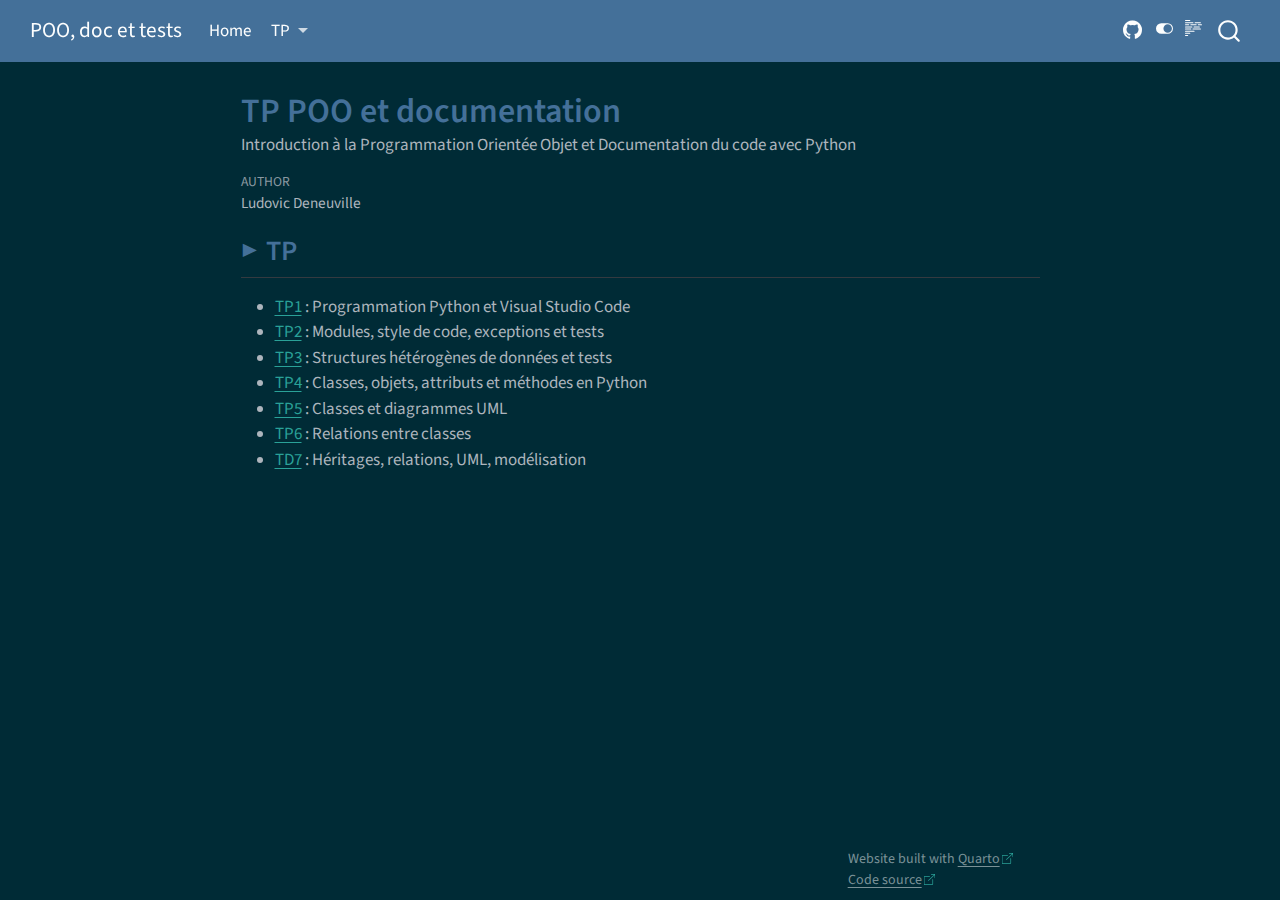
<file: index.html>
<!DOCTYPE html>
<html xmlns="http://www.w3.org/1999/xhtml" lang="en" xml:lang="en"><head>

<meta charset="utf-8">
<meta name="generator" content="quarto-1.4.551">

<meta name="viewport" content="width=device-width, initial-scale=1.0, user-scalable=yes">

<meta name="author" content="Ludovic Deneuville">
<meta name="description" content="Introduction à la Programmation Orientée Objet et Documentation du code avec Python">

<title>POO, doc et tests - TP POO et documentation</title>
<style>
code{white-space: pre-wrap;}
span.smallcaps{font-variant: small-caps;}
div.columns{display: flex; gap: min(4vw, 1.5em);}
div.column{flex: auto; overflow-x: auto;}
div.hanging-indent{margin-left: 1.5em; text-indent: -1.5em;}
ul.task-list{list-style: none;}
ul.task-list li input[type="checkbox"] {
  width: 0.8em;
  margin: 0 0.8em 0.2em -1em; /* quarto-specific, see https://github.com/quarto-dev/quarto-cli/issues/4556 */ 
  vertical-align: middle;
}
</style>


<script src="site_libs/quarto-nav/quarto-nav.js"></script>
<script src="site_libs/quarto-nav/headroom.min.js"></script>
<script src="site_libs/clipboard/clipboard.min.js"></script>
<script src="site_libs/quarto-search/autocomplete.umd.js"></script>
<script src="site_libs/quarto-search/fuse.min.js"></script>
<script src="site_libs/quarto-search/quarto-search.js"></script>
<meta name="quarto:offset" content="./">
<script src="site_libs/quarto-html/quarto.js"></script>
<script src="site_libs/quarto-html/popper.min.js"></script>
<script src="site_libs/quarto-html/tippy.umd.min.js"></script>
<script src="site_libs/quarto-html/anchor.min.js"></script>
<link href="site_libs/quarto-html/tippy.css" rel="stylesheet">
<link href="site_libs/quarto-html/quarto-syntax-highlighting.css" rel="stylesheet" class="quarto-color-scheme" id="quarto-text-highlighting-styles">
<link href="site_libs/quarto-html/quarto-syntax-highlighting-dark.css" rel="stylesheet" class="quarto-color-scheme quarto-color-alternate" id="quarto-text-highlighting-styles">
<script src="site_libs/bootstrap/bootstrap.min.js"></script>
<link href="site_libs/bootstrap/bootstrap-icons.css" rel="stylesheet">
<link href="site_libs/bootstrap/bootstrap.min.css" rel="stylesheet" class="quarto-color-scheme" id="quarto-bootstrap" data-mode="light">
<link href="site_libs/bootstrap/bootstrap-dark.min.css" rel="stylesheet" class="quarto-color-scheme quarto-color-alternate" id="quarto-bootstrap" data-mode="dark">
<script id="quarto-search-options" type="application/json">{
  "location": "navbar",
  "copy-button": false,
  "collapse-after": 3,
  "panel-placement": "end",
  "type": "overlay",
  "limit": 50,
  "keyboard-shortcut": [
    "f",
    "/",
    "s"
  ],
  "show-item-context": false,
  "language": {
    "search-no-results-text": "No results",
    "search-matching-documents-text": "matching documents",
    "search-copy-link-title": "Copy link to search",
    "search-hide-matches-text": "Hide additional matches",
    "search-more-match-text": "more match in this document",
    "search-more-matches-text": "more matches in this document",
    "search-clear-button-title": "Clear",
    "search-text-placeholder": "",
    "search-detached-cancel-button-title": "Cancel",
    "search-submit-button-title": "Submit",
    "search-label": "Search"
  }
}</script>


<link rel="stylesheet" href="styles.css">
</head>

<body class="nav-fixed fullcontent">

<div id="quarto-search-results"></div>
  <header id="quarto-header" class="headroom fixed-top">
    <nav class="navbar navbar-expand-lg " data-bs-theme="dark">
      <div class="navbar-container container-fluid">
      <div class="navbar-brand-container mx-auto">
    <a class="navbar-brand" href="./index.html">
    <span class="navbar-title">POO, doc et tests</span>
    </a>
  </div>
            <div id="quarto-search" class="" title="Search"></div>
          <button class="navbar-toggler" type="button" data-bs-toggle="collapse" data-bs-target="#navbarCollapse" aria-controls="navbarCollapse" aria-expanded="false" aria-label="Toggle navigation" onclick="if (window.quartoToggleHeadroom) { window.quartoToggleHeadroom(); }">
  <span class="navbar-toggler-icon"></span>
</button>
          <div class="collapse navbar-collapse" id="navbarCollapse">
            <ul class="navbar-nav navbar-nav-scroll me-auto">
  <li class="nav-item">
    <a class="nav-link active" href="./index.html" aria-current="page"> 
<span class="menu-text">Home</span></a>
  </li>  
  <li class="nav-item dropdown ">
    <a class="nav-link dropdown-toggle" href="#" id="nav-menu-tp" role="button" data-bs-toggle="dropdown" aria-expanded="false">
 <span class="menu-text">TP</span>
    </a>
    <ul class="dropdown-menu" aria-labelledby="nav-menu-tp">    
        <li>
    <a class="dropdown-item" href="./doc/tp/tp1.html">
 <span class="dropdown-text">TP n°1</span></a>
  </li>  
        <li>
    <a class="dropdown-item" href="./doc/tp/tp2.html">
 <span class="dropdown-text">TP n°2</span></a>
  </li>  
        <li>
    <a class="dropdown-item" href="./doc/tp/tp3.html">
 <span class="dropdown-text">TP n°3</span></a>
  </li>  
        <li>
    <a class="dropdown-item" href="./doc/tp/tp4.html">
 <span class="dropdown-text">TP n°4</span></a>
  </li>  
        <li>
    <a class="dropdown-item" href="./doc/tp/tp5.html">
 <span class="dropdown-text">TP n°5</span></a>
  </li>  
        <li>
    <a class="dropdown-item" href="./doc/tp/tp6.html">
 <span class="dropdown-text">TP n°6</span></a>
  </li>  
        <li>
    <a class="dropdown-item" href="./doc/tp/td7.html">
 <span class="dropdown-text">TD n°7</span></a>
  </li>  
    </ul>
  </li>
</ul>
            <ul class="navbar-nav navbar-nav-scroll ms-auto">
  <li class="nav-item compact">
    <a class="nav-link" href="https://github.com/ludo2ne/ENSAI-1A-POO-TP" target="_blank"> <i class="bi bi-github" role="img">
</i> 
<span class="menu-text"></span></a>
  </li>  
</ul>
          </div> <!-- /navcollapse -->
          <div class="quarto-navbar-tools">
  <a href="" class="quarto-color-scheme-toggle quarto-navigation-tool  px-1" onclick="window.quartoToggleColorScheme(); return false;" title="Toggle dark mode"><i class="bi"></i></a>
  <a href="" class="quarto-reader-toggle quarto-navigation-tool px-1" onclick="window.quartoToggleReader(); return false;" title="Toggle reader mode">
  <div class="quarto-reader-toggle-btn">
  <i class="bi"></i>
  </div>
</a>
</div>
      </div> <!-- /container-fluid -->
    </nav>
</header>
<!-- content -->
<div id="quarto-content" class="quarto-container page-columns page-rows-contents page-layout-article page-navbar">
<!-- sidebar -->
<!-- margin-sidebar -->
    
<!-- main -->
<main class="content" id="quarto-document-content">

<header id="title-block-header" class="quarto-title-block default">
<div class="quarto-title">
<h1 class="title">TP POO et documentation</h1>
</div>

<div>
  <div class="description">
    Introduction à la Programmation Orientée Objet et Documentation du code avec Python
  </div>
</div>


<div class="quarto-title-meta">

    <div>
    <div class="quarto-title-meta-heading">Author</div>
    <div class="quarto-title-meta-contents">
             <p>Ludovic Deneuville </p>
          </div>
  </div>
    
  
    
  </div>
  


</header>


<section id="tp" class="level2">
<h2 class="anchored" data-anchor-id="tp">TP</h2>
<ul>
<li><a href="./doc/tp/tp1.html">TP1</a> : Programmation Python et Visual Studio Code</li>
<li><a href="./doc/tp/tp2.html">TP2</a> : Modules, style de code, exceptions et tests</li>
<li><a href="./doc/tp/tp3.html">TP3</a> : Structures hétérogènes de données et tests</li>
<li><a href="./doc/tp/tp4.html">TP4</a> : Classes, objets, attributs et méthodes en Python</li>
<li><a href="./doc/tp/tp5.html">TP5</a> : Classes et diagrammes UML</li>
<li><a href="./doc/tp/tp6.html">TP6</a> : Relations entre classes</li>
<li><a href="./doc/tp/td7.html">TD7</a> : Héritages, relations, UML, modélisation</li>
</ul>


</section>

</main> <!-- /main -->
<script id="quarto-html-after-body" type="application/javascript">
window.document.addEventListener("DOMContentLoaded", function (event) {
  const toggleBodyColorMode = (bsSheetEl) => {
    const mode = bsSheetEl.getAttribute("data-mode");
    const bodyEl = window.document.querySelector("body");
    if (mode === "dark") {
      bodyEl.classList.add("quarto-dark");
      bodyEl.classList.remove("quarto-light");
    } else {
      bodyEl.classList.add("quarto-light");
      bodyEl.classList.remove("quarto-dark");
    }
  }
  const toggleBodyColorPrimary = () => {
    const bsSheetEl = window.document.querySelector("link#quarto-bootstrap");
    if (bsSheetEl) {
      toggleBodyColorMode(bsSheetEl);
    }
  }
  toggleBodyColorPrimary();  
  const disableStylesheet = (stylesheets) => {
    for (let i=0; i < stylesheets.length; i++) {
      const stylesheet = stylesheets[i];
      stylesheet.rel = 'prefetch';
    }
  }
  const enableStylesheet = (stylesheets) => {
    for (let i=0; i < stylesheets.length; i++) {
      const stylesheet = stylesheets[i];
      stylesheet.rel = 'stylesheet';
    }
  }
  const manageTransitions = (selector, allowTransitions) => {
    const els = window.document.querySelectorAll(selector);
    for (let i=0; i < els.length; i++) {
      const el = els[i];
      if (allowTransitions) {
        el.classList.remove('notransition');
      } else {
        el.classList.add('notransition');
      }
    }
  }
  const toggleGiscusIfUsed = (isAlternate, darkModeDefault) => {
    const baseTheme = document.querySelector('#giscus-base-theme')?.value ?? 'light';
    const alternateTheme = document.querySelector('#giscus-alt-theme')?.value ?? 'dark';
    let newTheme = '';
    if(darkModeDefault) {
      newTheme = isAlternate ? baseTheme : alternateTheme;
    } else {
      newTheme = isAlternate ? alternateTheme : baseTheme;
    }
    const changeGiscusTheme = () => {
      // From: https://github.com/giscus/giscus/issues/336
      const sendMessage = (message) => {
        const iframe = document.querySelector('iframe.giscus-frame');
        if (!iframe) return;
        iframe.contentWindow.postMessage({ giscus: message }, 'https://giscus.app');
      }
      sendMessage({
        setConfig: {
          theme: newTheme
        }
      });
    }
    const isGiscussLoaded = window.document.querySelector('iframe.giscus-frame') !== null;
    if (isGiscussLoaded) {
      changeGiscusTheme();
    }
  }
  const toggleColorMode = (alternate) => {
    // Switch the stylesheets
    const alternateStylesheets = window.document.querySelectorAll('link.quarto-color-scheme.quarto-color-alternate');
    manageTransitions('#quarto-margin-sidebar .nav-link', false);
    if (alternate) {
      enableStylesheet(alternateStylesheets);
      for (const sheetNode of alternateStylesheets) {
        if (sheetNode.id === "quarto-bootstrap") {
          toggleBodyColorMode(sheetNode);
        }
      }
    } else {
      disableStylesheet(alternateStylesheets);
      toggleBodyColorPrimary();
    }
    manageTransitions('#quarto-margin-sidebar .nav-link', true);
    // Switch the toggles
    const toggles = window.document.querySelectorAll('.quarto-color-scheme-toggle');
    for (let i=0; i < toggles.length; i++) {
      const toggle = toggles[i];
      if (toggle) {
        if (alternate) {
          toggle.classList.add("alternate");     
        } else {
          toggle.classList.remove("alternate");
        }
      }
    }
    // Hack to workaround the fact that safari doesn't
    // properly recolor the scrollbar when toggling (#1455)
    if (navigator.userAgent.indexOf('Safari') > 0 && navigator.userAgent.indexOf('Chrome') == -1) {
      manageTransitions("body", false);
      window.scrollTo(0, 1);
      setTimeout(() => {
        window.scrollTo(0, 0);
        manageTransitions("body", true);
      }, 40);  
    }
  }
  const isFileUrl = () => { 
    return window.location.protocol === 'file:';
  }
  const hasAlternateSentinel = () => {  
    let styleSentinel = getColorSchemeSentinel();
    if (styleSentinel !== null) {
      return styleSentinel === "alternate";
    } else {
      return false;
    }
  }
  const setStyleSentinel = (alternate) => {
    const value = alternate ? "alternate" : "default";
    if (!isFileUrl()) {
      window.localStorage.setItem("quarto-color-scheme", value);
    } else {
      localAlternateSentinel = value;
    }
  }
  const getColorSchemeSentinel = () => {
    if (!isFileUrl()) {
      const storageValue = window.localStorage.getItem("quarto-color-scheme");
      return storageValue != null ? storageValue : localAlternateSentinel;
    } else {
      return localAlternateSentinel;
    }
  }
  const darkModeDefault = true;
  let localAlternateSentinel = darkModeDefault ? 'alternate' : 'default';
  // Dark / light mode switch
  window.quartoToggleColorScheme = () => {
    // Read the current dark / light value 
    let toAlternate = !hasAlternateSentinel();
    toggleColorMode(toAlternate);
    setStyleSentinel(toAlternate);
    toggleGiscusIfUsed(toAlternate, darkModeDefault);
  };
  // Ensure there is a toggle, if there isn't float one in the top right
  if (window.document.querySelector('.quarto-color-scheme-toggle') === null) {
    const a = window.document.createElement('a');
    a.classList.add('top-right');
    a.classList.add('quarto-color-scheme-toggle');
    a.href = "";
    a.onclick = function() { try { window.quartoToggleColorScheme(); } catch {} return false; };
    const i = window.document.createElement("i");
    i.classList.add('bi');
    a.appendChild(i);
    window.document.body.appendChild(a);
  }
  // Switch to dark mode if need be
  if (hasAlternateSentinel()) {
    toggleColorMode(true);
  } else {
    toggleColorMode(false);
  }
  const icon = "";
  const anchorJS = new window.AnchorJS();
  anchorJS.options = {
    placement: 'right',
    icon: icon
  };
  anchorJS.add('.anchored');
  const isCodeAnnotation = (el) => {
    for (const clz of el.classList) {
      if (clz.startsWith('code-annotation-')) {                     
        return true;
      }
    }
    return false;
  }
  const clipboard = new window.ClipboardJS('.code-copy-button', {
    text: function(trigger) {
      const codeEl = trigger.previousElementSibling.cloneNode(true);
      for (const childEl of codeEl.children) {
        if (isCodeAnnotation(childEl)) {
          childEl.remove();
        }
      }
      return codeEl.innerText;
    }
  });
  clipboard.on('success', function(e) {
    // button target
    const button = e.trigger;
    // don't keep focus
    button.blur();
    // flash "checked"
    button.classList.add('code-copy-button-checked');
    var currentTitle = button.getAttribute("title");
    button.setAttribute("title", "Copied!");
    let tooltip;
    if (window.bootstrap) {
      button.setAttribute("data-bs-toggle", "tooltip");
      button.setAttribute("data-bs-placement", "left");
      button.setAttribute("data-bs-title", "Copied!");
      tooltip = new bootstrap.Tooltip(button, 
        { trigger: "manual", 
          customClass: "code-copy-button-tooltip",
          offset: [0, -8]});
      tooltip.show();    
    }
    setTimeout(function() {
      if (tooltip) {
        tooltip.hide();
        button.removeAttribute("data-bs-title");
        button.removeAttribute("data-bs-toggle");
        button.removeAttribute("data-bs-placement");
      }
      button.setAttribute("title", currentTitle);
      button.classList.remove('code-copy-button-checked');
    }, 1000);
    // clear code selection
    e.clearSelection();
  });
    var localhostRegex = new RegExp(/^(?:http|https):\/\/localhost\:?[0-9]*\//);
    var mailtoRegex = new RegExp(/^mailto:/);
      var filterRegex = new RegExp("https:\/\/ludo2ne\.github\.io\/ENSAI-1A-POO-TP\/");
    var isInternal = (href) => {
        return filterRegex.test(href) || localhostRegex.test(href) || mailtoRegex.test(href);
    }
    // Inspect non-navigation links and adorn them if external
 	var links = window.document.querySelectorAll('a[href]:not(.nav-link):not(.navbar-brand):not(.toc-action):not(.sidebar-link):not(.sidebar-item-toggle):not(.pagination-link):not(.no-external):not([aria-hidden]):not(.dropdown-item):not(.quarto-navigation-tool)');
    for (var i=0; i<links.length; i++) {
      const link = links[i];
      if (!isInternal(link.href)) {
        // undo the damage that might have been done by quarto-nav.js in the case of
        // links that we want to consider external
        if (link.dataset.originalHref !== undefined) {
          link.href = link.dataset.originalHref;
        }
      }
    }
  function tippyHover(el, contentFn, onTriggerFn, onUntriggerFn) {
    const config = {
      allowHTML: true,
      maxWidth: 500,
      delay: 100,
      arrow: false,
      appendTo: function(el) {
          return el.parentElement;
      },
      interactive: true,
      interactiveBorder: 10,
      theme: 'quarto',
      placement: 'bottom-start',
    };
    if (contentFn) {
      config.content = contentFn;
    }
    if (onTriggerFn) {
      config.onTrigger = onTriggerFn;
    }
    if (onUntriggerFn) {
      config.onUntrigger = onUntriggerFn;
    }
    window.tippy(el, config); 
  }
  const noterefs = window.document.querySelectorAll('a[role="doc-noteref"]');
  for (var i=0; i<noterefs.length; i++) {
    const ref = noterefs[i];
    tippyHover(ref, function() {
      // use id or data attribute instead here
      let href = ref.getAttribute('data-footnote-href') || ref.getAttribute('href');
      try { href = new URL(href).hash; } catch {}
      const id = href.replace(/^#\/?/, "");
      const note = window.document.getElementById(id);
      if (note) {
        return note.innerHTML;
      } else {
        return "";
      }
    });
  }
  const xrefs = window.document.querySelectorAll('a.quarto-xref');
  const processXRef = (id, note) => {
    // Strip column container classes
    const stripColumnClz = (el) => {
      el.classList.remove("page-full", "page-columns");
      if (el.children) {
        for (const child of el.children) {
          stripColumnClz(child);
        }
      }
    }
    stripColumnClz(note)
    if (id === null || id.startsWith('sec-')) {
      // Special case sections, only their first couple elements
      const container = document.createElement("div");
      if (note.children && note.children.length > 2) {
        container.appendChild(note.children[0].cloneNode(true));
        for (let i = 1; i < note.children.length; i++) {
          const child = note.children[i];
          if (child.tagName === "P" && child.innerText === "") {
            continue;
          } else {
            container.appendChild(child.cloneNode(true));
            break;
          }
        }
        if (window.Quarto?.typesetMath) {
          window.Quarto.typesetMath(container);
        }
        return container.innerHTML
      } else {
        if (window.Quarto?.typesetMath) {
          window.Quarto.typesetMath(note);
        }
        return note.innerHTML;
      }
    } else {
      // Remove any anchor links if they are present
      const anchorLink = note.querySelector('a.anchorjs-link');
      if (anchorLink) {
        anchorLink.remove();
      }
      if (window.Quarto?.typesetMath) {
        window.Quarto.typesetMath(note);
      }
      // TODO in 1.5, we should make sure this works without a callout special case
      if (note.classList.contains("callout")) {
        return note.outerHTML;
      } else {
        return note.innerHTML;
      }
    }
  }
  for (var i=0; i<xrefs.length; i++) {
    const xref = xrefs[i];
    tippyHover(xref, undefined, function(instance) {
      instance.disable();
      let url = xref.getAttribute('href');
      let hash = undefined; 
      if (url.startsWith('#')) {
        hash = url;
      } else {
        try { hash = new URL(url).hash; } catch {}
      }
      if (hash) {
        const id = hash.replace(/^#\/?/, "");
        const note = window.document.getElementById(id);
        if (note !== null) {
          try {
            const html = processXRef(id, note.cloneNode(true));
            instance.setContent(html);
          } finally {
            instance.enable();
            instance.show();
          }
        } else {
          // See if we can fetch this
          fetch(url.split('#')[0])
          .then(res => res.text())
          .then(html => {
            const parser = new DOMParser();
            const htmlDoc = parser.parseFromString(html, "text/html");
            const note = htmlDoc.getElementById(id);
            if (note !== null) {
              const html = processXRef(id, note);
              instance.setContent(html);
            } 
          }).finally(() => {
            instance.enable();
            instance.show();
          });
        }
      } else {
        // See if we can fetch a full url (with no hash to target)
        // This is a special case and we should probably do some content thinning / targeting
        fetch(url)
        .then(res => res.text())
        .then(html => {
          const parser = new DOMParser();
          const htmlDoc = parser.parseFromString(html, "text/html");
          const note = htmlDoc.querySelector('main.content');
          if (note !== null) {
            // This should only happen for chapter cross references
            // (since there is no id in the URL)
            // remove the first header
            if (note.children.length > 0 && note.children[0].tagName === "HEADER") {
              note.children[0].remove();
            }
            const html = processXRef(null, note);
            instance.setContent(html);
          } 
        }).finally(() => {
          instance.enable();
          instance.show();
        });
      }
    }, function(instance) {
    });
  }
      let selectedAnnoteEl;
      const selectorForAnnotation = ( cell, annotation) => {
        let cellAttr = 'data-code-cell="' + cell + '"';
        let lineAttr = 'data-code-annotation="' +  annotation + '"';
        const selector = 'span[' + cellAttr + '][' + lineAttr + ']';
        return selector;
      }
      const selectCodeLines = (annoteEl) => {
        const doc = window.document;
        const targetCell = annoteEl.getAttribute("data-target-cell");
        const targetAnnotation = annoteEl.getAttribute("data-target-annotation");
        const annoteSpan = window.document.querySelector(selectorForAnnotation(targetCell, targetAnnotation));
        const lines = annoteSpan.getAttribute("data-code-lines").split(",");
        const lineIds = lines.map((line) => {
          return targetCell + "-" + line;
        })
        let top = null;
        let height = null;
        let parent = null;
        if (lineIds.length > 0) {
            //compute the position of the single el (top and bottom and make a div)
            const el = window.document.getElementById(lineIds[0]);
            top = el.offsetTop;
            height = el.offsetHeight;
            parent = el.parentElement.parentElement;
          if (lineIds.length > 1) {
            const lastEl = window.document.getElementById(lineIds[lineIds.length - 1]);
            const bottom = lastEl.offsetTop + lastEl.offsetHeight;
            height = bottom - top;
          }
          if (top !== null && height !== null && parent !== null) {
            // cook up a div (if necessary) and position it 
            let div = window.document.getElementById("code-annotation-line-highlight");
            if (div === null) {
              div = window.document.createElement("div");
              div.setAttribute("id", "code-annotation-line-highlight");
              div.style.position = 'absolute';
              parent.appendChild(div);
            }
            div.style.top = top - 2 + "px";
            div.style.height = height + 4 + "px";
            div.style.left = 0;
            let gutterDiv = window.document.getElementById("code-annotation-line-highlight-gutter");
            if (gutterDiv === null) {
              gutterDiv = window.document.createElement("div");
              gutterDiv.setAttribute("id", "code-annotation-line-highlight-gutter");
              gutterDiv.style.position = 'absolute';
              const codeCell = window.document.getElementById(targetCell);
              const gutter = codeCell.querySelector('.code-annotation-gutter');
              gutter.appendChild(gutterDiv);
            }
            gutterDiv.style.top = top - 2 + "px";
            gutterDiv.style.height = height + 4 + "px";
          }
          selectedAnnoteEl = annoteEl;
        }
      };
      const unselectCodeLines = () => {
        const elementsIds = ["code-annotation-line-highlight", "code-annotation-line-highlight-gutter"];
        elementsIds.forEach((elId) => {
          const div = window.document.getElementById(elId);
          if (div) {
            div.remove();
          }
        });
        selectedAnnoteEl = undefined;
      };
        // Handle positioning of the toggle
    window.addEventListener(
      "resize",
      throttle(() => {
        elRect = undefined;
        if (selectedAnnoteEl) {
          selectCodeLines(selectedAnnoteEl);
        }
      }, 10)
    );
    function throttle(fn, ms) {
    let throttle = false;
    let timer;
      return (...args) => {
        if(!throttle) { // first call gets through
            fn.apply(this, args);
            throttle = true;
        } else { // all the others get throttled
            if(timer) clearTimeout(timer); // cancel #2
            timer = setTimeout(() => {
              fn.apply(this, args);
              timer = throttle = false;
            }, ms);
        }
      };
    }
      // Attach click handler to the DT
      const annoteDls = window.document.querySelectorAll('dt[data-target-cell]');
      for (const annoteDlNode of annoteDls) {
        annoteDlNode.addEventListener('click', (event) => {
          const clickedEl = event.target;
          if (clickedEl !== selectedAnnoteEl) {
            unselectCodeLines();
            const activeEl = window.document.querySelector('dt[data-target-cell].code-annotation-active');
            if (activeEl) {
              activeEl.classList.remove('code-annotation-active');
            }
            selectCodeLines(clickedEl);
            clickedEl.classList.add('code-annotation-active');
          } else {
            // Unselect the line
            unselectCodeLines();
            clickedEl.classList.remove('code-annotation-active');
          }
        });
      }
  const findCites = (el) => {
    const parentEl = el.parentElement;
    if (parentEl) {
      const cites = parentEl.dataset.cites;
      if (cites) {
        return {
          el,
          cites: cites.split(' ')
        };
      } else {
        return findCites(el.parentElement)
      }
    } else {
      return undefined;
    }
  };
  var bibliorefs = window.document.querySelectorAll('a[role="doc-biblioref"]');
  for (var i=0; i<bibliorefs.length; i++) {
    const ref = bibliorefs[i];
    const citeInfo = findCites(ref);
    if (citeInfo) {
      tippyHover(citeInfo.el, function() {
        var popup = window.document.createElement('div');
        citeInfo.cites.forEach(function(cite) {
          var citeDiv = window.document.createElement('div');
          citeDiv.classList.add('hanging-indent');
          citeDiv.classList.add('csl-entry');
          var biblioDiv = window.document.getElementById('ref-' + cite);
          if (biblioDiv) {
            citeDiv.innerHTML = biblioDiv.innerHTML;
          }
          popup.appendChild(citeDiv);
        });
        return popup.innerHTML;
      });
    }
  }
});
</script>
</div> <!-- /content -->
<footer class="footer">
  <div class="nav-footer">
    <div class="nav-footer-left">
      &nbsp;
    </div>   
    <div class="nav-footer-center">
      &nbsp;
    </div>
    <div class="nav-footer-right">
<p>Website built with <a href="https://quarto.org/" class="external" target="_blank">Quarto</a> <br> <a href="https://github.com/ludo2ne/ENSAI-1A-POO-TP" class="external" target="_blank">Code source</a></p>
</div>
  </div>
</footer>




</body></html>
</file>
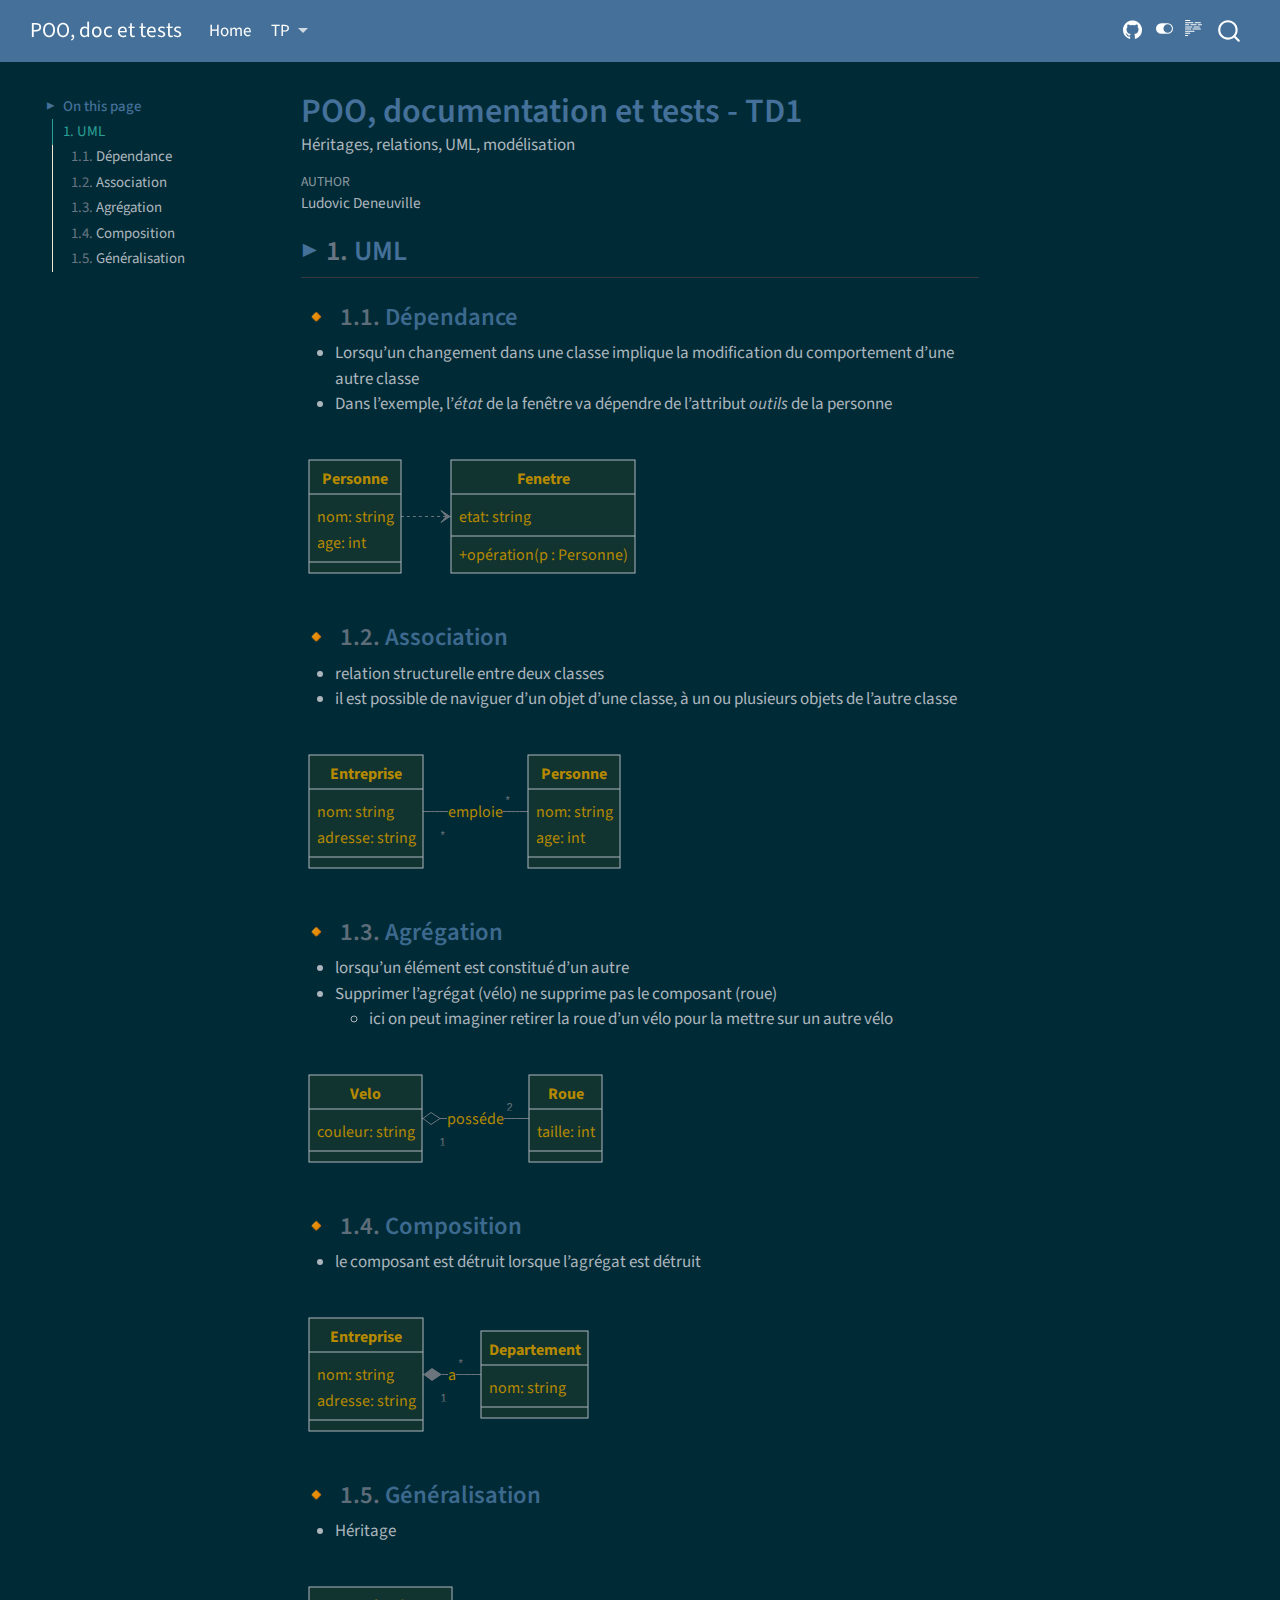
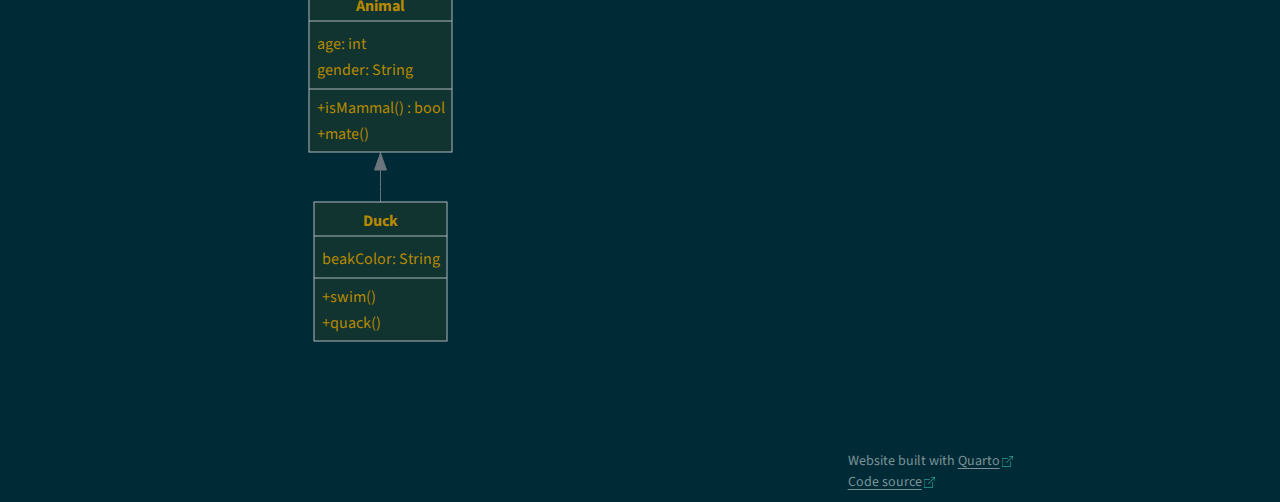
<file: doc/tp/td7.html>
<!DOCTYPE html>
<html xmlns="http://www.w3.org/1999/xhtml" lang="en" xml:lang="en"><head>

<meta charset="utf-8">
<meta name="generator" content="quarto-1.4.551">

<meta name="viewport" content="width=device-width, initial-scale=1.0, user-scalable=yes">

<meta name="author" content="Ludovic Deneuville">
<meta name="description" content="Héritages, relations, UML, modélisation">

<title>POO, doc et tests - POO, documentation et tests - TD1</title>
<style>
code{white-space: pre-wrap;}
span.smallcaps{font-variant: small-caps;}
div.columns{display: flex; gap: min(4vw, 1.5em);}
div.column{flex: auto; overflow-x: auto;}
div.hanging-indent{margin-left: 1.5em; text-indent: -1.5em;}
ul.task-list{list-style: none;}
ul.task-list li input[type="checkbox"] {
  width: 0.8em;
  margin: 0 0.8em 0.2em -1em; /* quarto-specific, see https://github.com/quarto-dev/quarto-cli/issues/4556 */ 
  vertical-align: middle;
}
</style>


<script src="../../site_libs/quarto-nav/quarto-nav.js"></script>
<script src="../../site_libs/quarto-nav/headroom.min.js"></script>
<script src="../../site_libs/clipboard/clipboard.min.js"></script>
<script src="../../site_libs/quarto-search/autocomplete.umd.js"></script>
<script src="../../site_libs/quarto-search/fuse.min.js"></script>
<script src="../../site_libs/quarto-search/quarto-search.js"></script>
<meta name="quarto:offset" content="../../">
<script src="../../site_libs/quarto-html/quarto.js"></script>
<script src="../../site_libs/quarto-html/popper.min.js"></script>
<script src="../../site_libs/quarto-html/tippy.umd.min.js"></script>
<script src="../../site_libs/quarto-html/anchor.min.js"></script>
<link href="../../site_libs/quarto-html/tippy.css" rel="stylesheet">
<link href="../../site_libs/quarto-html/quarto-syntax-highlighting.css" rel="stylesheet" class="quarto-color-scheme" id="quarto-text-highlighting-styles">
<link href="../../site_libs/quarto-html/quarto-syntax-highlighting-dark.css" rel="stylesheet" class="quarto-color-scheme quarto-color-alternate" id="quarto-text-highlighting-styles">
<script src="../../site_libs/bootstrap/bootstrap.min.js"></script>
<link href="../../site_libs/bootstrap/bootstrap-icons.css" rel="stylesheet">
<link href="../../site_libs/bootstrap/bootstrap.min.css" rel="stylesheet" class="quarto-color-scheme" id="quarto-bootstrap" data-mode="light">
<link href="../../site_libs/bootstrap/bootstrap-dark.min.css" rel="stylesheet" class="quarto-color-scheme quarto-color-alternate" id="quarto-bootstrap" data-mode="dark">
<script id="quarto-search-options" type="application/json">{
  "location": "navbar",
  "copy-button": false,
  "collapse-after": 3,
  "panel-placement": "end",
  "type": "overlay",
  "limit": 50,
  "keyboard-shortcut": [
    "f",
    "/",
    "s"
  ],
  "show-item-context": false,
  "language": {
    "search-no-results-text": "No results",
    "search-matching-documents-text": "matching documents",
    "search-copy-link-title": "Copy link to search",
    "search-hide-matches-text": "Hide additional matches",
    "search-more-match-text": "more match in this document",
    "search-more-matches-text": "more matches in this document",
    "search-clear-button-title": "Clear",
    "search-text-placeholder": "",
    "search-detached-cancel-button-title": "Cancel",
    "search-submit-button-title": "Submit",
    "search-label": "Search"
  }
}</script>
<script src="../../site_libs/quarto-diagram/mermaid.min.js"></script>
<script src="../../site_libs/quarto-diagram/mermaid-init.js"></script>
<link href="../../site_libs/quarto-diagram/mermaid.css" rel="stylesheet">


<link rel="stylesheet" href="../../styles.css">
</head>

<body class="floating nav-fixed">

<div id="quarto-search-results"></div>
  <header id="quarto-header" class="headroom fixed-top">
    <nav class="navbar navbar-expand-lg " data-bs-theme="dark">
      <div class="navbar-container container-fluid">
      <div class="navbar-brand-container mx-auto">
    <a class="navbar-brand" href="../../index.html">
    <span class="navbar-title">POO, doc et tests</span>
    </a>
  </div>
            <div id="quarto-search" class="" title="Search"></div>
          <button class="navbar-toggler" type="button" data-bs-toggle="collapse" data-bs-target="#navbarCollapse" aria-controls="navbarCollapse" aria-expanded="false" aria-label="Toggle navigation" onclick="if (window.quartoToggleHeadroom) { window.quartoToggleHeadroom(); }">
  <span class="navbar-toggler-icon"></span>
</button>
          <div class="collapse navbar-collapse" id="navbarCollapse">
            <ul class="navbar-nav navbar-nav-scroll me-auto">
  <li class="nav-item">
    <a class="nav-link" href="../../index.html"> 
<span class="menu-text">Home</span></a>
  </li>  
  <li class="nav-item dropdown ">
    <a class="nav-link dropdown-toggle" href="#" id="nav-menu-tp" role="button" data-bs-toggle="dropdown" aria-expanded="false">
 <span class="menu-text">TP</span>
    </a>
    <ul class="dropdown-menu" aria-labelledby="nav-menu-tp">    
        <li>
    <a class="dropdown-item" href="../../doc/tp/tp1.html">
 <span class="dropdown-text">TP n°1</span></a>
  </li>  
        <li>
    <a class="dropdown-item" href="../../doc/tp/tp2.html">
 <span class="dropdown-text">TP n°2</span></a>
  </li>  
        <li>
    <a class="dropdown-item" href="../../doc/tp/tp3.html">
 <span class="dropdown-text">TP n°3</span></a>
  </li>  
        <li>
    <a class="dropdown-item" href="../../doc/tp/tp4.html">
 <span class="dropdown-text">TP n°4</span></a>
  </li>  
        <li>
    <a class="dropdown-item" href="../../doc/tp/tp5.html">
 <span class="dropdown-text">TP n°5</span></a>
  </li>  
        <li>
    <a class="dropdown-item" href="../../doc/tp/tp6.html">
 <span class="dropdown-text">TP n°6</span></a>
  </li>  
        <li>
    <a class="dropdown-item" href="../../doc/tp/td7.html">
 <span class="dropdown-text">TD n°7</span></a>
  </li>  
    </ul>
  </li>
</ul>
            <ul class="navbar-nav navbar-nav-scroll ms-auto">
  <li class="nav-item compact">
    <a class="nav-link" href="https://github.com/ludo2ne/ENSAI-1A-POO-TP" target="_blank"> <i class="bi bi-github" role="img">
</i> 
<span class="menu-text"></span></a>
  </li>  
</ul>
          </div> <!-- /navcollapse -->
          <div class="quarto-navbar-tools">
  <a href="" class="quarto-color-scheme-toggle quarto-navigation-tool  px-1" onclick="window.quartoToggleColorScheme(); return false;" title="Toggle dark mode"><i class="bi"></i></a>
  <a href="" class="quarto-reader-toggle quarto-navigation-tool px-1" onclick="window.quartoToggleReader(); return false;" title="Toggle reader mode">
  <div class="quarto-reader-toggle-btn">
  <i class="bi"></i>
  </div>
</a>
</div>
      </div> <!-- /container-fluid -->
    </nav>
</header>
<!-- content -->
<div id="quarto-content" class="quarto-container page-columns page-rows-contents page-layout-article page-navbar">
<!-- sidebar -->
  <nav id="quarto-sidebar" class="sidebar collapse collapse-horizontal quarto-sidebar-collapse-item sidebar-navigation floating overflow-auto">
    <nav id="TOC" role="doc-toc" class="toc-active" data-toc-expanded="3">
    <h2 id="toc-title">On this page</h2>
   
  <ul>
  <li><a href="#uml" id="toc-uml" class="nav-link active" data-scroll-target="#uml"><span class="header-section-number">1</span> UML</a>
  <ul class="collapse">
  <li><a href="#dépendance" id="toc-dépendance" class="nav-link" data-scroll-target="#dépendance"><span class="header-section-number">1.1</span> Dépendance</a></li>
  <li><a href="#association" id="toc-association" class="nav-link" data-scroll-target="#association"><span class="header-section-number">1.2</span> Association</a></li>
  <li><a href="#agrégation" id="toc-agrégation" class="nav-link" data-scroll-target="#agrégation"><span class="header-section-number">1.3</span> Agrégation</a></li>
  <li><a href="#composition" id="toc-composition" class="nav-link" data-scroll-target="#composition"><span class="header-section-number">1.4</span> Composition</a></li>
  <li><a href="#généralisation" id="toc-généralisation" class="nav-link" data-scroll-target="#généralisation"><span class="header-section-number">1.5</span> Généralisation</a></li>
  </ul></li>
  </ul>
</nav>
</nav>
<div id="quarto-sidebar-glass" class="quarto-sidebar-collapse-item" data-bs-toggle="collapse" data-bs-target=".quarto-sidebar-collapse-item"></div>
<!-- margin-sidebar -->
    <div id="quarto-margin-sidebar" class="sidebar margin-sidebar">
    </div>
<!-- main -->
<main class="content" id="quarto-document-content">

<header id="title-block-header" class="quarto-title-block default">
<div class="quarto-title">
<h1 class="title">POO, documentation et tests - TD1</h1>
</div>

<div>
  <div class="description">
    Héritages, relations, UML, modélisation
  </div>
</div>


<div class="quarto-title-meta">

    <div>
    <div class="quarto-title-meta-heading">Author</div>
    <div class="quarto-title-meta-contents">
             <p>Ludovic Deneuville </p>
          </div>
  </div>
    
  
    
  </div>
  


</header>


<section id="uml" class="level2" data-number="1">
<h2 data-number="1" class="anchored" data-anchor-id="uml"><span class="header-section-number">1</span> UML</h2>
<section id="dépendance" class="level3" data-number="1.1">
<h3 data-number="1.1" class="anchored" data-anchor-id="dépendance"><span class="header-section-number">1.1</span> Dépendance</h3>
<ul>
<li>Lorsqu’un changement dans une classe implique la modiﬁcation du comportement d’une autre classe</li>
<li>Dans l’exemple, l’<em>état</em> de la fenêtre va dépendre de l’attribut <em>outils</em> de la personne</li>
</ul>
<div class="cell" data-layout-align="default">
<div class="cell-output-display">
<div>
<p></p><figure class="figure"><p></p>
<div>
<pre class="mermaid mermaid-js">classDiagram
    direction LR
    class Personne {
        - nom: string
        - age: int
    }

    class Fenetre {
        + etat: string
        + opération(p : Personne)
    }

    Personne ..&gt; Fenetre
</pre>
</div>
<p></p></figure><p></p>
</div>
</div>
</div>
</section>
<section id="association" class="level3" data-number="1.2">
<h3 data-number="1.2" class="anchored" data-anchor-id="association"><span class="header-section-number">1.2</span> Association</h3>
<ul>
<li>relation structurelle entre deux classes</li>
<li>il est possible de naviguer d’un objet d’une classe, à un ou plusieurs objets de l’autre classe</li>
</ul>
<div class="cell" data-layout-align="default">
<div class="cell-output-display">
<div>
<p></p><figure class="figure"><p></p>
<div>
<pre class="mermaid mermaid-js">classDiagram
    direction LR
    class Entreprise {
        - nom: string
        - adresse: string
    }
    
    class Personne {
        - nom: string
        - age: int
    }
    
    Entreprise "*" -- "*" Personne : emploie
</pre>
</div>
<p></p></figure><p></p>
</div>
</div>
</div>
</section>
<section id="agrégation" class="level3" data-number="1.3">
<h3 data-number="1.3" class="anchored" data-anchor-id="agrégation"><span class="header-section-number">1.3</span> Agrégation</h3>
<ul>
<li>lorsqu’un élément est constitué d’un autre</li>
<li>Supprimer l’agrégat (vélo) ne supprime pas le composant (roue)
<ul>
<li>ici on peut imaginer retirer la roue d’un vélo pour la mettre sur un autre vélo</li>
</ul></li>
</ul>
<div class="cell" data-layout-align="default">
<div class="cell-output-display">
<div>
<p></p><figure class="figure"><p></p>
<div>
<pre class="mermaid mermaid-js">classDiagram
    direction LR
    class Velo {
        - couleur: string
    }
    
    class Roue {
        - taille: int
    }
    
    Velo "1" o-- "2" Roue : posséde
</pre>
</div>
<p></p></figure><p></p>
</div>
</div>
</div>
</section>
<section id="composition" class="level3" data-number="1.4">
<h3 data-number="1.4" class="anchored" data-anchor-id="composition"><span class="header-section-number">1.4</span> Composition</h3>
<ul>
<li>le composant est détruit lorsque l’agrégat est détruit</li>
</ul>
<div class="cell" data-layout-align="default">
<div class="cell-output-display">
<div>
<p></p><figure class="figure"><p></p>
<div>
<pre class="mermaid mermaid-js">classDiagram
    direction LR
    class Entreprise {
        - nom: string
        - adresse: string
    }
    
    class Departement {
        - nom: string
    }
    
    Entreprise "1" *-- "*" Departement : a
</pre>
</div>
<p></p></figure><p></p>
</div>
</div>
</div>
</section>
<section id="généralisation" class="level3" data-number="1.5">
<h3 data-number="1.5" class="anchored" data-anchor-id="généralisation"><span class="header-section-number">1.5</span> Généralisation</h3>
<ul>
<li>Héritage</li>
</ul>
<div class="cell" data-layout-align="default">
<div class="cell-output-display">
<div>
<p></p><figure class="figure"><p></p>
<div>
<pre class="mermaid mermaid-js">classDiagram
    direction TB
    class Animal{
        + age: int
        + gender: String
        + isMammal() : bool
        + mate()
    }
    class Duck{
        + beakColor: String
        + swim()
        + quack()
    }
    Animal &lt;|-- Duck
</pre>
</div>
<p></p></figure><p></p>
</div>
</div>
</div>


</section>
</section>

</main> <!-- /main -->
<script id="quarto-html-after-body" type="application/javascript">
window.document.addEventListener("DOMContentLoaded", function (event) {
  const toggleBodyColorMode = (bsSheetEl) => {
    const mode = bsSheetEl.getAttribute("data-mode");
    const bodyEl = window.document.querySelector("body");
    if (mode === "dark") {
      bodyEl.classList.add("quarto-dark");
      bodyEl.classList.remove("quarto-light");
    } else {
      bodyEl.classList.add("quarto-light");
      bodyEl.classList.remove("quarto-dark");
    }
  }
  const toggleBodyColorPrimary = () => {
    const bsSheetEl = window.document.querySelector("link#quarto-bootstrap");
    if (bsSheetEl) {
      toggleBodyColorMode(bsSheetEl);
    }
  }
  toggleBodyColorPrimary();  
  const disableStylesheet = (stylesheets) => {
    for (let i=0; i < stylesheets.length; i++) {
      const stylesheet = stylesheets[i];
      stylesheet.rel = 'prefetch';
    }
  }
  const enableStylesheet = (stylesheets) => {
    for (let i=0; i < stylesheets.length; i++) {
      const stylesheet = stylesheets[i];
      stylesheet.rel = 'stylesheet';
    }
  }
  const manageTransitions = (selector, allowTransitions) => {
    const els = window.document.querySelectorAll(selector);
    for (let i=0; i < els.length; i++) {
      const el = els[i];
      if (allowTransitions) {
        el.classList.remove('notransition');
      } else {
        el.classList.add('notransition');
      }
    }
  }
  const toggleGiscusIfUsed = (isAlternate, darkModeDefault) => {
    const baseTheme = document.querySelector('#giscus-base-theme')?.value ?? 'light';
    const alternateTheme = document.querySelector('#giscus-alt-theme')?.value ?? 'dark';
    let newTheme = '';
    if(darkModeDefault) {
      newTheme = isAlternate ? baseTheme : alternateTheme;
    } else {
      newTheme = isAlternate ? alternateTheme : baseTheme;
    }
    const changeGiscusTheme = () => {
      // From: https://github.com/giscus/giscus/issues/336
      const sendMessage = (message) => {
        const iframe = document.querySelector('iframe.giscus-frame');
        if (!iframe) return;
        iframe.contentWindow.postMessage({ giscus: message }, 'https://giscus.app');
      }
      sendMessage({
        setConfig: {
          theme: newTheme
        }
      });
    }
    const isGiscussLoaded = window.document.querySelector('iframe.giscus-frame') !== null;
    if (isGiscussLoaded) {
      changeGiscusTheme();
    }
  }
  const toggleColorMode = (alternate) => {
    // Switch the stylesheets
    const alternateStylesheets = window.document.querySelectorAll('link.quarto-color-scheme.quarto-color-alternate');
    manageTransitions('#quarto-margin-sidebar .nav-link', false);
    if (alternate) {
      enableStylesheet(alternateStylesheets);
      for (const sheetNode of alternateStylesheets) {
        if (sheetNode.id === "quarto-bootstrap") {
          toggleBodyColorMode(sheetNode);
        }
      }
    } else {
      disableStylesheet(alternateStylesheets);
      toggleBodyColorPrimary();
    }
    manageTransitions('#quarto-margin-sidebar .nav-link', true);
    // Switch the toggles
    const toggles = window.document.querySelectorAll('.quarto-color-scheme-toggle');
    for (let i=0; i < toggles.length; i++) {
      const toggle = toggles[i];
      if (toggle) {
        if (alternate) {
          toggle.classList.add("alternate");     
        } else {
          toggle.classList.remove("alternate");
        }
      }
    }
    // Hack to workaround the fact that safari doesn't
    // properly recolor the scrollbar when toggling (#1455)
    if (navigator.userAgent.indexOf('Safari') > 0 && navigator.userAgent.indexOf('Chrome') == -1) {
      manageTransitions("body", false);
      window.scrollTo(0, 1);
      setTimeout(() => {
        window.scrollTo(0, 0);
        manageTransitions("body", true);
      }, 40);  
    }
  }
  const isFileUrl = () => { 
    return window.location.protocol === 'file:';
  }
  const hasAlternateSentinel = () => {  
    let styleSentinel = getColorSchemeSentinel();
    if (styleSentinel !== null) {
      return styleSentinel === "alternate";
    } else {
      return false;
    }
  }
  const setStyleSentinel = (alternate) => {
    const value = alternate ? "alternate" : "default";
    if (!isFileUrl()) {
      window.localStorage.setItem("quarto-color-scheme", value);
    } else {
      localAlternateSentinel = value;
    }
  }
  const getColorSchemeSentinel = () => {
    if (!isFileUrl()) {
      const storageValue = window.localStorage.getItem("quarto-color-scheme");
      return storageValue != null ? storageValue : localAlternateSentinel;
    } else {
      return localAlternateSentinel;
    }
  }
  const darkModeDefault = true;
  let localAlternateSentinel = darkModeDefault ? 'alternate' : 'default';
  // Dark / light mode switch
  window.quartoToggleColorScheme = () => {
    // Read the current dark / light value 
    let toAlternate = !hasAlternateSentinel();
    toggleColorMode(toAlternate);
    setStyleSentinel(toAlternate);
    toggleGiscusIfUsed(toAlternate, darkModeDefault);
  };
  // Ensure there is a toggle, if there isn't float one in the top right
  if (window.document.querySelector('.quarto-color-scheme-toggle') === null) {
    const a = window.document.createElement('a');
    a.classList.add('top-right');
    a.classList.add('quarto-color-scheme-toggle');
    a.href = "";
    a.onclick = function() { try { window.quartoToggleColorScheme(); } catch {} return false; };
    const i = window.document.createElement("i");
    i.classList.add('bi');
    a.appendChild(i);
    window.document.body.appendChild(a);
  }
  // Switch to dark mode if need be
  if (hasAlternateSentinel()) {
    toggleColorMode(true);
  } else {
    toggleColorMode(false);
  }
  const icon = "";
  const anchorJS = new window.AnchorJS();
  anchorJS.options = {
    placement: 'right',
    icon: icon
  };
  anchorJS.add('.anchored');
  const isCodeAnnotation = (el) => {
    for (const clz of el.classList) {
      if (clz.startsWith('code-annotation-')) {                     
        return true;
      }
    }
    return false;
  }
  const clipboard = new window.ClipboardJS('.code-copy-button', {
    text: function(trigger) {
      const codeEl = trigger.previousElementSibling.cloneNode(true);
      for (const childEl of codeEl.children) {
        if (isCodeAnnotation(childEl)) {
          childEl.remove();
        }
      }
      return codeEl.innerText;
    }
  });
  clipboard.on('success', function(e) {
    // button target
    const button = e.trigger;
    // don't keep focus
    button.blur();
    // flash "checked"
    button.classList.add('code-copy-button-checked');
    var currentTitle = button.getAttribute("title");
    button.setAttribute("title", "Copied!");
    let tooltip;
    if (window.bootstrap) {
      button.setAttribute("data-bs-toggle", "tooltip");
      button.setAttribute("data-bs-placement", "left");
      button.setAttribute("data-bs-title", "Copied!");
      tooltip = new bootstrap.Tooltip(button, 
        { trigger: "manual", 
          customClass: "code-copy-button-tooltip",
          offset: [0, -8]});
      tooltip.show();    
    }
    setTimeout(function() {
      if (tooltip) {
        tooltip.hide();
        button.removeAttribute("data-bs-title");
        button.removeAttribute("data-bs-toggle");
        button.removeAttribute("data-bs-placement");
      }
      button.setAttribute("title", currentTitle);
      button.classList.remove('code-copy-button-checked');
    }, 1000);
    // clear code selection
    e.clearSelection();
  });
    var localhostRegex = new RegExp(/^(?:http|https):\/\/localhost\:?[0-9]*\//);
    var mailtoRegex = new RegExp(/^mailto:/);
      var filterRegex = new RegExp("https:\/\/ludo2ne\.github\.io\/ENSAI-1A-POO-TP\/");
    var isInternal = (href) => {
        return filterRegex.test(href) || localhostRegex.test(href) || mailtoRegex.test(href);
    }
    // Inspect non-navigation links and adorn them if external
 	var links = window.document.querySelectorAll('a[href]:not(.nav-link):not(.navbar-brand):not(.toc-action):not(.sidebar-link):not(.sidebar-item-toggle):not(.pagination-link):not(.no-external):not([aria-hidden]):not(.dropdown-item):not(.quarto-navigation-tool)');
    for (var i=0; i<links.length; i++) {
      const link = links[i];
      if (!isInternal(link.href)) {
        // undo the damage that might have been done by quarto-nav.js in the case of
        // links that we want to consider external
        if (link.dataset.originalHref !== undefined) {
          link.href = link.dataset.originalHref;
        }
      }
    }
  function tippyHover(el, contentFn, onTriggerFn, onUntriggerFn) {
    const config = {
      allowHTML: true,
      maxWidth: 500,
      delay: 100,
      arrow: false,
      appendTo: function(el) {
          return el.parentElement;
      },
      interactive: true,
      interactiveBorder: 10,
      theme: 'quarto',
      placement: 'bottom-start',
    };
    if (contentFn) {
      config.content = contentFn;
    }
    if (onTriggerFn) {
      config.onTrigger = onTriggerFn;
    }
    if (onUntriggerFn) {
      config.onUntrigger = onUntriggerFn;
    }
    window.tippy(el, config); 
  }
  const noterefs = window.document.querySelectorAll('a[role="doc-noteref"]');
  for (var i=0; i<noterefs.length; i++) {
    const ref = noterefs[i];
    tippyHover(ref, function() {
      // use id or data attribute instead here
      let href = ref.getAttribute('data-footnote-href') || ref.getAttribute('href');
      try { href = new URL(href).hash; } catch {}
      const id = href.replace(/^#\/?/, "");
      const note = window.document.getElementById(id);
      if (note) {
        return note.innerHTML;
      } else {
        return "";
      }
    });
  }
  const xrefs = window.document.querySelectorAll('a.quarto-xref');
  const processXRef = (id, note) => {
    // Strip column container classes
    const stripColumnClz = (el) => {
      el.classList.remove("page-full", "page-columns");
      if (el.children) {
        for (const child of el.children) {
          stripColumnClz(child);
        }
      }
    }
    stripColumnClz(note)
    if (id === null || id.startsWith('sec-')) {
      // Special case sections, only their first couple elements
      const container = document.createElement("div");
      if (note.children && note.children.length > 2) {
        container.appendChild(note.children[0].cloneNode(true));
        for (let i = 1; i < note.children.length; i++) {
          const child = note.children[i];
          if (child.tagName === "P" && child.innerText === "") {
            continue;
          } else {
            container.appendChild(child.cloneNode(true));
            break;
          }
        }
        if (window.Quarto?.typesetMath) {
          window.Quarto.typesetMath(container);
        }
        return container.innerHTML
      } else {
        if (window.Quarto?.typesetMath) {
          window.Quarto.typesetMath(note);
        }
        return note.innerHTML;
      }
    } else {
      // Remove any anchor links if they are present
      const anchorLink = note.querySelector('a.anchorjs-link');
      if (anchorLink) {
        anchorLink.remove();
      }
      if (window.Quarto?.typesetMath) {
        window.Quarto.typesetMath(note);
      }
      // TODO in 1.5, we should make sure this works without a callout special case
      if (note.classList.contains("callout")) {
        return note.outerHTML;
      } else {
        return note.innerHTML;
      }
    }
  }
  for (var i=0; i<xrefs.length; i++) {
    const xref = xrefs[i];
    tippyHover(xref, undefined, function(instance) {
      instance.disable();
      let url = xref.getAttribute('href');
      let hash = undefined; 
      if (url.startsWith('#')) {
        hash = url;
      } else {
        try { hash = new URL(url).hash; } catch {}
      }
      if (hash) {
        const id = hash.replace(/^#\/?/, "");
        const note = window.document.getElementById(id);
        if (note !== null) {
          try {
            const html = processXRef(id, note.cloneNode(true));
            instance.setContent(html);
          } finally {
            instance.enable();
            instance.show();
          }
        } else {
          // See if we can fetch this
          fetch(url.split('#')[0])
          .then(res => res.text())
          .then(html => {
            const parser = new DOMParser();
            const htmlDoc = parser.parseFromString(html, "text/html");
            const note = htmlDoc.getElementById(id);
            if (note !== null) {
              const html = processXRef(id, note);
              instance.setContent(html);
            } 
          }).finally(() => {
            instance.enable();
            instance.show();
          });
        }
      } else {
        // See if we can fetch a full url (with no hash to target)
        // This is a special case and we should probably do some content thinning / targeting
        fetch(url)
        .then(res => res.text())
        .then(html => {
          const parser = new DOMParser();
          const htmlDoc = parser.parseFromString(html, "text/html");
          const note = htmlDoc.querySelector('main.content');
          if (note !== null) {
            // This should only happen for chapter cross references
            // (since there is no id in the URL)
            // remove the first header
            if (note.children.length > 0 && note.children[0].tagName === "HEADER") {
              note.children[0].remove();
            }
            const html = processXRef(null, note);
            instance.setContent(html);
          } 
        }).finally(() => {
          instance.enable();
          instance.show();
        });
      }
    }, function(instance) {
    });
  }
      let selectedAnnoteEl;
      const selectorForAnnotation = ( cell, annotation) => {
        let cellAttr = 'data-code-cell="' + cell + '"';
        let lineAttr = 'data-code-annotation="' +  annotation + '"';
        const selector = 'span[' + cellAttr + '][' + lineAttr + ']';
        return selector;
      }
      const selectCodeLines = (annoteEl) => {
        const doc = window.document;
        const targetCell = annoteEl.getAttribute("data-target-cell");
        const targetAnnotation = annoteEl.getAttribute("data-target-annotation");
        const annoteSpan = window.document.querySelector(selectorForAnnotation(targetCell, targetAnnotation));
        const lines = annoteSpan.getAttribute("data-code-lines").split(",");
        const lineIds = lines.map((line) => {
          return targetCell + "-" + line;
        })
        let top = null;
        let height = null;
        let parent = null;
        if (lineIds.length > 0) {
            //compute the position of the single el (top and bottom and make a div)
            const el = window.document.getElementById(lineIds[0]);
            top = el.offsetTop;
            height = el.offsetHeight;
            parent = el.parentElement.parentElement;
          if (lineIds.length > 1) {
            const lastEl = window.document.getElementById(lineIds[lineIds.length - 1]);
            const bottom = lastEl.offsetTop + lastEl.offsetHeight;
            height = bottom - top;
          }
          if (top !== null && height !== null && parent !== null) {
            // cook up a div (if necessary) and position it 
            let div = window.document.getElementById("code-annotation-line-highlight");
            if (div === null) {
              div = window.document.createElement("div");
              div.setAttribute("id", "code-annotation-line-highlight");
              div.style.position = 'absolute';
              parent.appendChild(div);
            }
            div.style.top = top - 2 + "px";
            div.style.height = height + 4 + "px";
            div.style.left = 0;
            let gutterDiv = window.document.getElementById("code-annotation-line-highlight-gutter");
            if (gutterDiv === null) {
              gutterDiv = window.document.createElement("div");
              gutterDiv.setAttribute("id", "code-annotation-line-highlight-gutter");
              gutterDiv.style.position = 'absolute';
              const codeCell = window.document.getElementById(targetCell);
              const gutter = codeCell.querySelector('.code-annotation-gutter');
              gutter.appendChild(gutterDiv);
            }
            gutterDiv.style.top = top - 2 + "px";
            gutterDiv.style.height = height + 4 + "px";
          }
          selectedAnnoteEl = annoteEl;
        }
      };
      const unselectCodeLines = () => {
        const elementsIds = ["code-annotation-line-highlight", "code-annotation-line-highlight-gutter"];
        elementsIds.forEach((elId) => {
          const div = window.document.getElementById(elId);
          if (div) {
            div.remove();
          }
        });
        selectedAnnoteEl = undefined;
      };
        // Handle positioning of the toggle
    window.addEventListener(
      "resize",
      throttle(() => {
        elRect = undefined;
        if (selectedAnnoteEl) {
          selectCodeLines(selectedAnnoteEl);
        }
      }, 10)
    );
    function throttle(fn, ms) {
    let throttle = false;
    let timer;
      return (...args) => {
        if(!throttle) { // first call gets through
            fn.apply(this, args);
            throttle = true;
        } else { // all the others get throttled
            if(timer) clearTimeout(timer); // cancel #2
            timer = setTimeout(() => {
              fn.apply(this, args);
              timer = throttle = false;
            }, ms);
        }
      };
    }
      // Attach click handler to the DT
      const annoteDls = window.document.querySelectorAll('dt[data-target-cell]');
      for (const annoteDlNode of annoteDls) {
        annoteDlNode.addEventListener('click', (event) => {
          const clickedEl = event.target;
          if (clickedEl !== selectedAnnoteEl) {
            unselectCodeLines();
            const activeEl = window.document.querySelector('dt[data-target-cell].code-annotation-active');
            if (activeEl) {
              activeEl.classList.remove('code-annotation-active');
            }
            selectCodeLines(clickedEl);
            clickedEl.classList.add('code-annotation-active');
          } else {
            // Unselect the line
            unselectCodeLines();
            clickedEl.classList.remove('code-annotation-active');
          }
        });
      }
  const findCites = (el) => {
    const parentEl = el.parentElement;
    if (parentEl) {
      const cites = parentEl.dataset.cites;
      if (cites) {
        return {
          el,
          cites: cites.split(' ')
        };
      } else {
        return findCites(el.parentElement)
      }
    } else {
      return undefined;
    }
  };
  var bibliorefs = window.document.querySelectorAll('a[role="doc-biblioref"]');
  for (var i=0; i<bibliorefs.length; i++) {
    const ref = bibliorefs[i];
    const citeInfo = findCites(ref);
    if (citeInfo) {
      tippyHover(citeInfo.el, function() {
        var popup = window.document.createElement('div');
        citeInfo.cites.forEach(function(cite) {
          var citeDiv = window.document.createElement('div');
          citeDiv.classList.add('hanging-indent');
          citeDiv.classList.add('csl-entry');
          var biblioDiv = window.document.getElementById('ref-' + cite);
          if (biblioDiv) {
            citeDiv.innerHTML = biblioDiv.innerHTML;
          }
          popup.appendChild(citeDiv);
        });
        return popup.innerHTML;
      });
    }
  }
});
</script>
</div> <!-- /content -->
<footer class="footer">
  <div class="nav-footer">
    <div class="nav-footer-left">
      &nbsp;
    </div>   
    <div class="nav-footer-center">
      &nbsp;
    </div>
    <div class="nav-footer-right">
<p>Website built with <a href="https://quarto.org/" class="external" target="_blank">Quarto</a> <br> <a href="https://github.com/ludo2ne/ENSAI-1A-POO-TP" class="external" target="_blank">Code source</a></p>
</div>
  </div>
</footer>




</body></html>
</file>
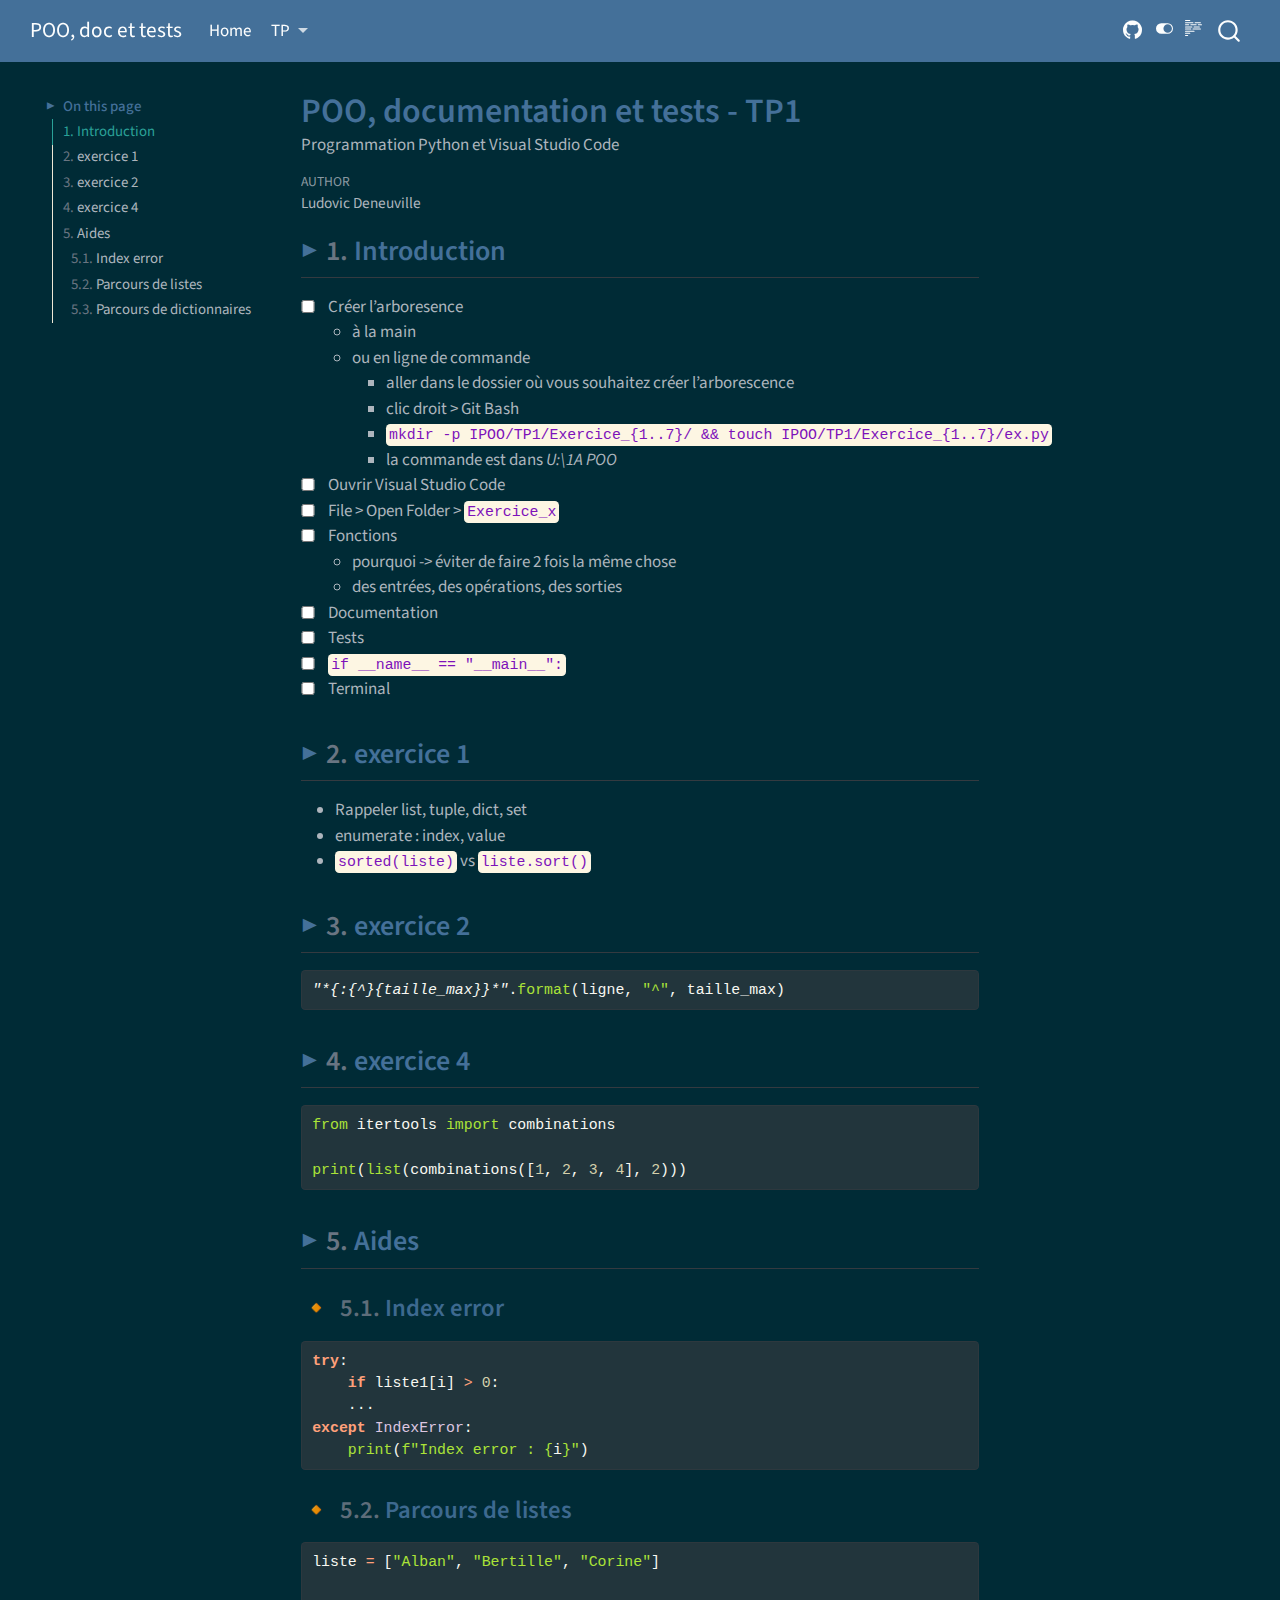
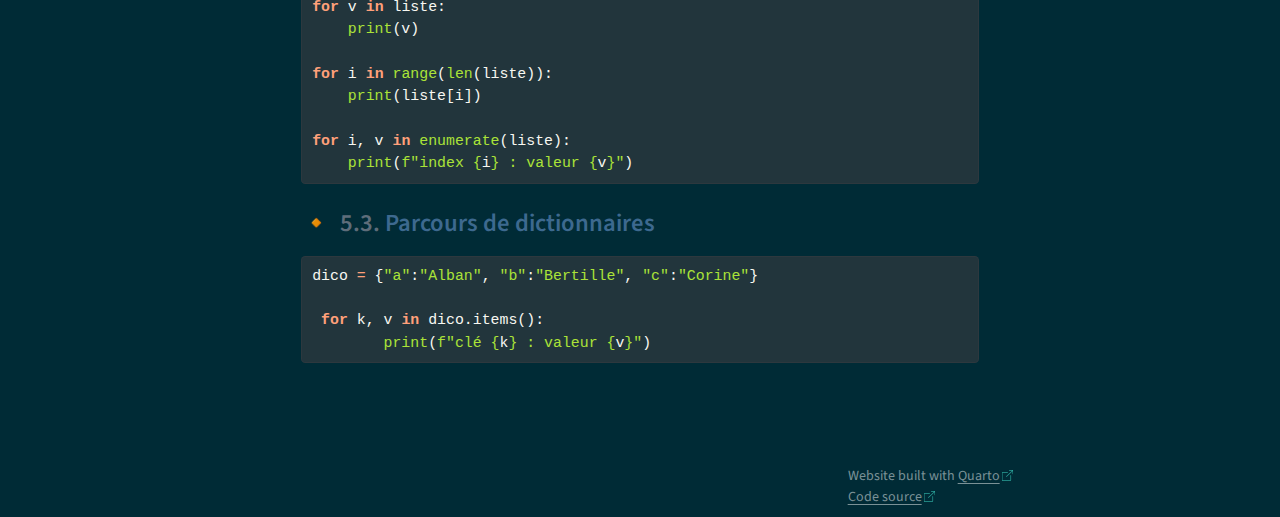
<file: doc/tp/tp1.html>
<!DOCTYPE html>
<html xmlns="http://www.w3.org/1999/xhtml" lang="en" xml:lang="en"><head>

<meta charset="utf-8">
<meta name="generator" content="quarto-1.4.551">

<meta name="viewport" content="width=device-width, initial-scale=1.0, user-scalable=yes">

<meta name="author" content="Ludovic Deneuville">
<meta name="description" content="Programmation Python et Visual Studio Code">

<title>POO, doc et tests - POO, documentation et tests - TP1</title>
<style>
code{white-space: pre-wrap;}
span.smallcaps{font-variant: small-caps;}
div.columns{display: flex; gap: min(4vw, 1.5em);}
div.column{flex: auto; overflow-x: auto;}
div.hanging-indent{margin-left: 1.5em; text-indent: -1.5em;}
ul.task-list{list-style: none;}
ul.task-list li input[type="checkbox"] {
  width: 0.8em;
  margin: 0 0.8em 0.2em -1em; /* quarto-specific, see https://github.com/quarto-dev/quarto-cli/issues/4556 */ 
  vertical-align: middle;
}
/* CSS for syntax highlighting */
pre > code.sourceCode { white-space: pre; position: relative; }
pre > code.sourceCode > span { line-height: 1.25; }
pre > code.sourceCode > span:empty { height: 1.2em; }
.sourceCode { overflow: visible; }
code.sourceCode > span { color: inherit; text-decoration: inherit; }
div.sourceCode { margin: 1em 0; }
pre.sourceCode { margin: 0; }
@media screen {
div.sourceCode { overflow: auto; }
}
@media print {
pre > code.sourceCode { white-space: pre-wrap; }
pre > code.sourceCode > span { text-indent: -5em; padding-left: 5em; }
}
pre.numberSource code
  { counter-reset: source-line 0; }
pre.numberSource code > span
  { position: relative; left: -4em; counter-increment: source-line; }
pre.numberSource code > span > a:first-child::before
  { content: counter(source-line);
    position: relative; left: -1em; text-align: right; vertical-align: baseline;
    border: none; display: inline-block;
    -webkit-touch-callout: none; -webkit-user-select: none;
    -khtml-user-select: none; -moz-user-select: none;
    -ms-user-select: none; user-select: none;
    padding: 0 4px; width: 4em;
  }
pre.numberSource { margin-left: 3em;  padding-left: 4px; }
div.sourceCode
  {   }
@media screen {
pre > code.sourceCode > span > a:first-child::before { text-decoration: underline; }
}
</style>


<script src="../../site_libs/quarto-nav/quarto-nav.js"></script>
<script src="../../site_libs/quarto-nav/headroom.min.js"></script>
<script src="../../site_libs/clipboard/clipboard.min.js"></script>
<script src="../../site_libs/quarto-search/autocomplete.umd.js"></script>
<script src="../../site_libs/quarto-search/fuse.min.js"></script>
<script src="../../site_libs/quarto-search/quarto-search.js"></script>
<meta name="quarto:offset" content="../../">
<script src="../../site_libs/quarto-html/quarto.js"></script>
<script src="../../site_libs/quarto-html/popper.min.js"></script>
<script src="../../site_libs/quarto-html/tippy.umd.min.js"></script>
<script src="../../site_libs/quarto-html/anchor.min.js"></script>
<link href="../../site_libs/quarto-html/tippy.css" rel="stylesheet">
<link href="../../site_libs/quarto-html/quarto-syntax-highlighting.css" rel="stylesheet" class="quarto-color-scheme" id="quarto-text-highlighting-styles">
<link href="../../site_libs/quarto-html/quarto-syntax-highlighting-dark.css" rel="stylesheet" class="quarto-color-scheme quarto-color-alternate" id="quarto-text-highlighting-styles">
<script src="../../site_libs/bootstrap/bootstrap.min.js"></script>
<link href="../../site_libs/bootstrap/bootstrap-icons.css" rel="stylesheet">
<link href="../../site_libs/bootstrap/bootstrap.min.css" rel="stylesheet" class="quarto-color-scheme" id="quarto-bootstrap" data-mode="light">
<link href="../../site_libs/bootstrap/bootstrap-dark.min.css" rel="stylesheet" class="quarto-color-scheme quarto-color-alternate" id="quarto-bootstrap" data-mode="dark">
<script id="quarto-search-options" type="application/json">{
  "location": "navbar",
  "copy-button": false,
  "collapse-after": 3,
  "panel-placement": "end",
  "type": "overlay",
  "limit": 50,
  "keyboard-shortcut": [
    "f",
    "/",
    "s"
  ],
  "show-item-context": false,
  "language": {
    "search-no-results-text": "No results",
    "search-matching-documents-text": "matching documents",
    "search-copy-link-title": "Copy link to search",
    "search-hide-matches-text": "Hide additional matches",
    "search-more-match-text": "more match in this document",
    "search-more-matches-text": "more matches in this document",
    "search-clear-button-title": "Clear",
    "search-text-placeholder": "",
    "search-detached-cancel-button-title": "Cancel",
    "search-submit-button-title": "Submit",
    "search-label": "Search"
  }
}</script>


<link rel="stylesheet" href="../../styles.css">
</head>

<body class="floating nav-fixed">

<div id="quarto-search-results"></div>
  <header id="quarto-header" class="headroom fixed-top">
    <nav class="navbar navbar-expand-lg " data-bs-theme="dark">
      <div class="navbar-container container-fluid">
      <div class="navbar-brand-container mx-auto">
    <a class="navbar-brand" href="../../index.html">
    <span class="navbar-title">POO, doc et tests</span>
    </a>
  </div>
            <div id="quarto-search" class="" title="Search"></div>
          <button class="navbar-toggler" type="button" data-bs-toggle="collapse" data-bs-target="#navbarCollapse" aria-controls="navbarCollapse" aria-expanded="false" aria-label="Toggle navigation" onclick="if (window.quartoToggleHeadroom) { window.quartoToggleHeadroom(); }">
  <span class="navbar-toggler-icon"></span>
</button>
          <div class="collapse navbar-collapse" id="navbarCollapse">
            <ul class="navbar-nav navbar-nav-scroll me-auto">
  <li class="nav-item">
    <a class="nav-link" href="../../index.html"> 
<span class="menu-text">Home</span></a>
  </li>  
  <li class="nav-item dropdown ">
    <a class="nav-link dropdown-toggle" href="#" id="nav-menu-tp" role="button" data-bs-toggle="dropdown" aria-expanded="false">
 <span class="menu-text">TP</span>
    </a>
    <ul class="dropdown-menu" aria-labelledby="nav-menu-tp">    
        <li>
    <a class="dropdown-item" href="../../doc/tp/tp1.html">
 <span class="dropdown-text">TP n°1</span></a>
  </li>  
        <li>
    <a class="dropdown-item" href="../../doc/tp/tp2.html">
 <span class="dropdown-text">TP n°2</span></a>
  </li>  
        <li>
    <a class="dropdown-item" href="../../doc/tp/tp3.html">
 <span class="dropdown-text">TP n°3</span></a>
  </li>  
        <li>
    <a class="dropdown-item" href="../../doc/tp/tp4.html">
 <span class="dropdown-text">TP n°4</span></a>
  </li>  
        <li>
    <a class="dropdown-item" href="../../doc/tp/tp5.html">
 <span class="dropdown-text">TP n°5</span></a>
  </li>  
        <li>
    <a class="dropdown-item" href="../../doc/tp/tp6.html">
 <span class="dropdown-text">TP n°6</span></a>
  </li>  
        <li>
    <a class="dropdown-item" href="../../doc/tp/td7.html">
 <span class="dropdown-text">TD n°7</span></a>
  </li>  
    </ul>
  </li>
</ul>
            <ul class="navbar-nav navbar-nav-scroll ms-auto">
  <li class="nav-item compact">
    <a class="nav-link" href="https://github.com/ludo2ne/ENSAI-1A-POO-TP" target="_blank"> <i class="bi bi-github" role="img">
</i> 
<span class="menu-text"></span></a>
  </li>  
</ul>
          </div> <!-- /navcollapse -->
          <div class="quarto-navbar-tools">
  <a href="" class="quarto-color-scheme-toggle quarto-navigation-tool  px-1" onclick="window.quartoToggleColorScheme(); return false;" title="Toggle dark mode"><i class="bi"></i></a>
  <a href="" class="quarto-reader-toggle quarto-navigation-tool px-1" onclick="window.quartoToggleReader(); return false;" title="Toggle reader mode">
  <div class="quarto-reader-toggle-btn">
  <i class="bi"></i>
  </div>
</a>
</div>
      </div> <!-- /container-fluid -->
    </nav>
</header>
<!-- content -->
<div id="quarto-content" class="quarto-container page-columns page-rows-contents page-layout-article page-navbar">
<!-- sidebar -->
  <nav id="quarto-sidebar" class="sidebar collapse collapse-horizontal quarto-sidebar-collapse-item sidebar-navigation floating overflow-auto">
    <nav id="TOC" role="doc-toc" class="toc-active" data-toc-expanded="3">
    <h2 id="toc-title">On this page</h2>
   
  <ul>
  <li><a href="#introduction" id="toc-introduction" class="nav-link active" data-scroll-target="#introduction"><span class="header-section-number">1</span> Introduction</a></li>
  <li><a href="#exercice-1" id="toc-exercice-1" class="nav-link" data-scroll-target="#exercice-1"><span class="header-section-number">2</span> exercice 1</a></li>
  <li><a href="#exercice-2" id="toc-exercice-2" class="nav-link" data-scroll-target="#exercice-2"><span class="header-section-number">3</span> exercice 2</a></li>
  <li><a href="#exercice-4" id="toc-exercice-4" class="nav-link" data-scroll-target="#exercice-4"><span class="header-section-number">4</span> exercice 4</a></li>
  <li><a href="#aides" id="toc-aides" class="nav-link" data-scroll-target="#aides"><span class="header-section-number">5</span> Aides</a>
  <ul class="collapse">
  <li><a href="#index-error" id="toc-index-error" class="nav-link" data-scroll-target="#index-error"><span class="header-section-number">5.1</span> Index error</a></li>
  <li><a href="#parcours-de-listes" id="toc-parcours-de-listes" class="nav-link" data-scroll-target="#parcours-de-listes"><span class="header-section-number">5.2</span> Parcours de listes</a></li>
  <li><a href="#parcours-de-dictionnaires" id="toc-parcours-de-dictionnaires" class="nav-link" data-scroll-target="#parcours-de-dictionnaires"><span class="header-section-number">5.3</span> Parcours de dictionnaires</a></li>
  </ul></li>
  </ul>
</nav>
</nav>
<div id="quarto-sidebar-glass" class="quarto-sidebar-collapse-item" data-bs-toggle="collapse" data-bs-target=".quarto-sidebar-collapse-item"></div>
<!-- margin-sidebar -->
    <div id="quarto-margin-sidebar" class="sidebar margin-sidebar">
    </div>
<!-- main -->
<main class="content" id="quarto-document-content">

<header id="title-block-header" class="quarto-title-block default">
<div class="quarto-title">
<h1 class="title">POO, documentation et tests - TP1</h1>
</div>

<div>
  <div class="description">
    Programmation Python et Visual Studio Code
  </div>
</div>


<div class="quarto-title-meta">

    <div>
    <div class="quarto-title-meta-heading">Author</div>
    <div class="quarto-title-meta-contents">
             <p>Ludovic Deneuville </p>
          </div>
  </div>
    
  
    
  </div>
  


</header>


<section id="introduction" class="level2" data-number="1">
<h2 data-number="1" class="anchored" data-anchor-id="introduction"><span class="header-section-number">1</span> Introduction</h2>
<ul class="task-list">
<li><label><input type="checkbox">Créer l’arboresence</label>
<ul>
<li>à la main</li>
<li>ou en ligne de commande
<ul>
<li>aller dans le dossier où vous souhaitez créer l’arborescence</li>
<li>clic droit &gt; Git Bash</li>
<li><code>mkdir -p IPOO/TP1/Exercice_{1..7}/ &amp;&amp; touch IPOO/TP1/Exercice_{1..7}/ex.py</code></li>
<li>la commande est dans <em>U:\1A POO</em></li>
</ul></li>
</ul></li>
<li><label><input type="checkbox">Ouvrir Visual Studio Code</label></li>
<li><label><input type="checkbox">File &gt; Open Folder &gt; <code>Exercice_x</code></label></li>
<li><label><input type="checkbox">Fonctions</label>
<ul>
<li>pourquoi -&gt; éviter de faire 2 fois la même chose</li>
<li>des entrées, des opérations, des sorties</li>
</ul></li>
<li><label><input type="checkbox">Documentation</label></li>
<li><label><input type="checkbox">Tests</label></li>
<li><label><input type="checkbox"><code>if __name__ == "__main__":</code></label></li>
<li><label><input type="checkbox">Terminal</label></li>
</ul>
</section>
<section id="exercice-1" class="level2" data-number="2">
<h2 data-number="2" class="anchored" data-anchor-id="exercice-1"><span class="header-section-number">2</span> exercice 1</h2>
<ul>
<li>Rappeler list, tuple, dict, set</li>
<li>enumerate : index, value</li>
<li><code>sorted(liste)</code> vs <code>liste.sort()</code></li>
</ul>
</section>
<section id="exercice-2" class="level2" data-number="3">
<h2 data-number="3" class="anchored" data-anchor-id="exercice-2"><span class="header-section-number">3</span> exercice 2</h2>
<div class="sourceCode" id="cb1"><pre class="sourceCode python code-with-copy"><code class="sourceCode python"><span id="cb1-1"><a href="#cb1-1" aria-hidden="true" tabindex="-1"></a><span class="co">"*{:{^}{taille_max}}*"</span>.<span class="bu">format</span>(ligne, <span class="st">"^"</span>, taille_max)</span></code><button title="Copy to Clipboard" class="code-copy-button"><i class="bi"></i></button></pre></div>
</section>
<section id="exercice-4" class="level2" data-number="4">
<h2 data-number="4" class="anchored" data-anchor-id="exercice-4"><span class="header-section-number">4</span> exercice 4</h2>
<div class="sourceCode" id="cb2"><pre class="sourceCode python code-with-copy"><code class="sourceCode python"><span id="cb2-1"><a href="#cb2-1" aria-hidden="true" tabindex="-1"></a><span class="im">from</span> itertools <span class="im">import</span> combinations</span>
<span id="cb2-2"><a href="#cb2-2" aria-hidden="true" tabindex="-1"></a></span>
<span id="cb2-3"><a href="#cb2-3" aria-hidden="true" tabindex="-1"></a><span class="bu">print</span>(<span class="bu">list</span>(combinations([<span class="dv">1</span>, <span class="dv">2</span>, <span class="dv">3</span>, <span class="dv">4</span>], <span class="dv">2</span>)))</span></code><button title="Copy to Clipboard" class="code-copy-button"><i class="bi"></i></button></pre></div>
</section>
<section id="aides" class="level2" data-number="5">
<h2 data-number="5" class="anchored" data-anchor-id="aides"><span class="header-section-number">5</span> Aides</h2>
<section id="index-error" class="level3" data-number="5.1">
<h3 data-number="5.1" class="anchored" data-anchor-id="index-error"><span class="header-section-number">5.1</span> Index error</h3>
<div class="sourceCode" id="cb3"><pre class="sourceCode python code-with-copy"><code class="sourceCode python"><span id="cb3-1"><a href="#cb3-1" aria-hidden="true" tabindex="-1"></a><span class="cf">try</span>:</span>
<span id="cb3-2"><a href="#cb3-2" aria-hidden="true" tabindex="-1"></a>    <span class="cf">if</span> liste1[i] <span class="op">&gt;</span> <span class="dv">0</span>:</span>
<span id="cb3-3"><a href="#cb3-3" aria-hidden="true" tabindex="-1"></a>    ...</span>
<span id="cb3-4"><a href="#cb3-4" aria-hidden="true" tabindex="-1"></a><span class="cf">except</span> <span class="pp">IndexError</span>:</span>
<span id="cb3-5"><a href="#cb3-5" aria-hidden="true" tabindex="-1"></a>    <span class="bu">print</span>(<span class="ss">f"Index error : </span><span class="sc">{</span>i<span class="sc">}</span><span class="ss">"</span>)</span></code><button title="Copy to Clipboard" class="code-copy-button"><i class="bi"></i></button></pre></div>
</section>
<section id="parcours-de-listes" class="level3" data-number="5.2">
<h3 data-number="5.2" class="anchored" data-anchor-id="parcours-de-listes"><span class="header-section-number">5.2</span> Parcours de listes</h3>
<div class="sourceCode" id="cb4"><pre class="sourceCode python code-with-copy"><code class="sourceCode python"><span id="cb4-1"><a href="#cb4-1" aria-hidden="true" tabindex="-1"></a>liste <span class="op">=</span> [<span class="st">"Alban"</span>, <span class="st">"Bertille"</span>, <span class="st">"Corine"</span>]</span>
<span id="cb4-2"><a href="#cb4-2" aria-hidden="true" tabindex="-1"></a></span>
<span id="cb4-3"><a href="#cb4-3" aria-hidden="true" tabindex="-1"></a><span class="cf">for</span> v <span class="kw">in</span> liste:</span>
<span id="cb4-4"><a href="#cb4-4" aria-hidden="true" tabindex="-1"></a>    <span class="bu">print</span>(v)</span>
<span id="cb4-5"><a href="#cb4-5" aria-hidden="true" tabindex="-1"></a></span>
<span id="cb4-6"><a href="#cb4-6" aria-hidden="true" tabindex="-1"></a><span class="cf">for</span> i <span class="kw">in</span> <span class="bu">range</span>(<span class="bu">len</span>(liste)):</span>
<span id="cb4-7"><a href="#cb4-7" aria-hidden="true" tabindex="-1"></a>    <span class="bu">print</span>(liste[i])</span>
<span id="cb4-8"><a href="#cb4-8" aria-hidden="true" tabindex="-1"></a></span>
<span id="cb4-9"><a href="#cb4-9" aria-hidden="true" tabindex="-1"></a><span class="cf">for</span> i, v <span class="kw">in</span> <span class="bu">enumerate</span>(liste):</span>
<span id="cb4-10"><a href="#cb4-10" aria-hidden="true" tabindex="-1"></a>    <span class="bu">print</span>(<span class="ss">f"index </span><span class="sc">{</span>i<span class="sc">}</span><span class="ss"> : valeur </span><span class="sc">{</span>v<span class="sc">}</span><span class="ss">"</span>)</span></code><button title="Copy to Clipboard" class="code-copy-button"><i class="bi"></i></button></pre></div>
</section>
<section id="parcours-de-dictionnaires" class="level3" data-number="5.3">
<h3 data-number="5.3" class="anchored" data-anchor-id="parcours-de-dictionnaires"><span class="header-section-number">5.3</span> Parcours de dictionnaires</h3>
<div class="sourceCode" id="cb5"><pre class="sourceCode python code-with-copy"><code class="sourceCode python"><span id="cb5-1"><a href="#cb5-1" aria-hidden="true" tabindex="-1"></a>dico <span class="op">=</span> {<span class="st">"a"</span>:<span class="st">"Alban"</span>, <span class="st">"b"</span>:<span class="st">"Bertille"</span>, <span class="st">"c"</span>:<span class="st">"Corine"</span>}</span>
<span id="cb5-2"><a href="#cb5-2" aria-hidden="true" tabindex="-1"></a></span>
<span id="cb5-3"><a href="#cb5-3" aria-hidden="true" tabindex="-1"></a> <span class="cf">for</span> k, v <span class="kw">in</span> dico.items():</span>
<span id="cb5-4"><a href="#cb5-4" aria-hidden="true" tabindex="-1"></a>        <span class="bu">print</span>(<span class="ss">f"clé </span><span class="sc">{</span>k<span class="sc">}</span><span class="ss"> : valeur </span><span class="sc">{</span>v<span class="sc">}</span><span class="ss">"</span>)</span></code><button title="Copy to Clipboard" class="code-copy-button"><i class="bi"></i></button></pre></div>


</section>
</section>

</main> <!-- /main -->
<script id="quarto-html-after-body" type="application/javascript">
window.document.addEventListener("DOMContentLoaded", function (event) {
  const toggleBodyColorMode = (bsSheetEl) => {
    const mode = bsSheetEl.getAttribute("data-mode");
    const bodyEl = window.document.querySelector("body");
    if (mode === "dark") {
      bodyEl.classList.add("quarto-dark");
      bodyEl.classList.remove("quarto-light");
    } else {
      bodyEl.classList.add("quarto-light");
      bodyEl.classList.remove("quarto-dark");
    }
  }
  const toggleBodyColorPrimary = () => {
    const bsSheetEl = window.document.querySelector("link#quarto-bootstrap");
    if (bsSheetEl) {
      toggleBodyColorMode(bsSheetEl);
    }
  }
  toggleBodyColorPrimary();  
  const disableStylesheet = (stylesheets) => {
    for (let i=0; i < stylesheets.length; i++) {
      const stylesheet = stylesheets[i];
      stylesheet.rel = 'prefetch';
    }
  }
  const enableStylesheet = (stylesheets) => {
    for (let i=0; i < stylesheets.length; i++) {
      const stylesheet = stylesheets[i];
      stylesheet.rel = 'stylesheet';
    }
  }
  const manageTransitions = (selector, allowTransitions) => {
    const els = window.document.querySelectorAll(selector);
    for (let i=0; i < els.length; i++) {
      const el = els[i];
      if (allowTransitions) {
        el.classList.remove('notransition');
      } else {
        el.classList.add('notransition');
      }
    }
  }
  const toggleGiscusIfUsed = (isAlternate, darkModeDefault) => {
    const baseTheme = document.querySelector('#giscus-base-theme')?.value ?? 'light';
    const alternateTheme = document.querySelector('#giscus-alt-theme')?.value ?? 'dark';
    let newTheme = '';
    if(darkModeDefault) {
      newTheme = isAlternate ? baseTheme : alternateTheme;
    } else {
      newTheme = isAlternate ? alternateTheme : baseTheme;
    }
    const changeGiscusTheme = () => {
      // From: https://github.com/giscus/giscus/issues/336
      const sendMessage = (message) => {
        const iframe = document.querySelector('iframe.giscus-frame');
        if (!iframe) return;
        iframe.contentWindow.postMessage({ giscus: message }, 'https://giscus.app');
      }
      sendMessage({
        setConfig: {
          theme: newTheme
        }
      });
    }
    const isGiscussLoaded = window.document.querySelector('iframe.giscus-frame') !== null;
    if (isGiscussLoaded) {
      changeGiscusTheme();
    }
  }
  const toggleColorMode = (alternate) => {
    // Switch the stylesheets
    const alternateStylesheets = window.document.querySelectorAll('link.quarto-color-scheme.quarto-color-alternate');
    manageTransitions('#quarto-margin-sidebar .nav-link', false);
    if (alternate) {
      enableStylesheet(alternateStylesheets);
      for (const sheetNode of alternateStylesheets) {
        if (sheetNode.id === "quarto-bootstrap") {
          toggleBodyColorMode(sheetNode);
        }
      }
    } else {
      disableStylesheet(alternateStylesheets);
      toggleBodyColorPrimary();
    }
    manageTransitions('#quarto-margin-sidebar .nav-link', true);
    // Switch the toggles
    const toggles = window.document.querySelectorAll('.quarto-color-scheme-toggle');
    for (let i=0; i < toggles.length; i++) {
      const toggle = toggles[i];
      if (toggle) {
        if (alternate) {
          toggle.classList.add("alternate");     
        } else {
          toggle.classList.remove("alternate");
        }
      }
    }
    // Hack to workaround the fact that safari doesn't
    // properly recolor the scrollbar when toggling (#1455)
    if (navigator.userAgent.indexOf('Safari') > 0 && navigator.userAgent.indexOf('Chrome') == -1) {
      manageTransitions("body", false);
      window.scrollTo(0, 1);
      setTimeout(() => {
        window.scrollTo(0, 0);
        manageTransitions("body", true);
      }, 40);  
    }
  }
  const isFileUrl = () => { 
    return window.location.protocol === 'file:';
  }
  const hasAlternateSentinel = () => {  
    let styleSentinel = getColorSchemeSentinel();
    if (styleSentinel !== null) {
      return styleSentinel === "alternate";
    } else {
      return false;
    }
  }
  const setStyleSentinel = (alternate) => {
    const value = alternate ? "alternate" : "default";
    if (!isFileUrl()) {
      window.localStorage.setItem("quarto-color-scheme", value);
    } else {
      localAlternateSentinel = value;
    }
  }
  const getColorSchemeSentinel = () => {
    if (!isFileUrl()) {
      const storageValue = window.localStorage.getItem("quarto-color-scheme");
      return storageValue != null ? storageValue : localAlternateSentinel;
    } else {
      return localAlternateSentinel;
    }
  }
  const darkModeDefault = true;
  let localAlternateSentinel = darkModeDefault ? 'alternate' : 'default';
  // Dark / light mode switch
  window.quartoToggleColorScheme = () => {
    // Read the current dark / light value 
    let toAlternate = !hasAlternateSentinel();
    toggleColorMode(toAlternate);
    setStyleSentinel(toAlternate);
    toggleGiscusIfUsed(toAlternate, darkModeDefault);
  };
  // Ensure there is a toggle, if there isn't float one in the top right
  if (window.document.querySelector('.quarto-color-scheme-toggle') === null) {
    const a = window.document.createElement('a');
    a.classList.add('top-right');
    a.classList.add('quarto-color-scheme-toggle');
    a.href = "";
    a.onclick = function() { try { window.quartoToggleColorScheme(); } catch {} return false; };
    const i = window.document.createElement("i");
    i.classList.add('bi');
    a.appendChild(i);
    window.document.body.appendChild(a);
  }
  // Switch to dark mode if need be
  if (hasAlternateSentinel()) {
    toggleColorMode(true);
  } else {
    toggleColorMode(false);
  }
  const icon = "";
  const anchorJS = new window.AnchorJS();
  anchorJS.options = {
    placement: 'right',
    icon: icon
  };
  anchorJS.add('.anchored');
  const isCodeAnnotation = (el) => {
    for (const clz of el.classList) {
      if (clz.startsWith('code-annotation-')) {                     
        return true;
      }
    }
    return false;
  }
  const clipboard = new window.ClipboardJS('.code-copy-button', {
    text: function(trigger) {
      const codeEl = trigger.previousElementSibling.cloneNode(true);
      for (const childEl of codeEl.children) {
        if (isCodeAnnotation(childEl)) {
          childEl.remove();
        }
      }
      return codeEl.innerText;
    }
  });
  clipboard.on('success', function(e) {
    // button target
    const button = e.trigger;
    // don't keep focus
    button.blur();
    // flash "checked"
    button.classList.add('code-copy-button-checked');
    var currentTitle = button.getAttribute("title");
    button.setAttribute("title", "Copied!");
    let tooltip;
    if (window.bootstrap) {
      button.setAttribute("data-bs-toggle", "tooltip");
      button.setAttribute("data-bs-placement", "left");
      button.setAttribute("data-bs-title", "Copied!");
      tooltip = new bootstrap.Tooltip(button, 
        { trigger: "manual", 
          customClass: "code-copy-button-tooltip",
          offset: [0, -8]});
      tooltip.show();    
    }
    setTimeout(function() {
      if (tooltip) {
        tooltip.hide();
        button.removeAttribute("data-bs-title");
        button.removeAttribute("data-bs-toggle");
        button.removeAttribute("data-bs-placement");
      }
      button.setAttribute("title", currentTitle);
      button.classList.remove('code-copy-button-checked');
    }, 1000);
    // clear code selection
    e.clearSelection();
  });
    var localhostRegex = new RegExp(/^(?:http|https):\/\/localhost\:?[0-9]*\//);
    var mailtoRegex = new RegExp(/^mailto:/);
      var filterRegex = new RegExp("https:\/\/ludo2ne\.github\.io\/ENSAI-1A-POO-TP\/");
    var isInternal = (href) => {
        return filterRegex.test(href) || localhostRegex.test(href) || mailtoRegex.test(href);
    }
    // Inspect non-navigation links and adorn them if external
 	var links = window.document.querySelectorAll('a[href]:not(.nav-link):not(.navbar-brand):not(.toc-action):not(.sidebar-link):not(.sidebar-item-toggle):not(.pagination-link):not(.no-external):not([aria-hidden]):not(.dropdown-item):not(.quarto-navigation-tool)');
    for (var i=0; i<links.length; i++) {
      const link = links[i];
      if (!isInternal(link.href)) {
        // undo the damage that might have been done by quarto-nav.js in the case of
        // links that we want to consider external
        if (link.dataset.originalHref !== undefined) {
          link.href = link.dataset.originalHref;
        }
      }
    }
  function tippyHover(el, contentFn, onTriggerFn, onUntriggerFn) {
    const config = {
      allowHTML: true,
      maxWidth: 500,
      delay: 100,
      arrow: false,
      appendTo: function(el) {
          return el.parentElement;
      },
      interactive: true,
      interactiveBorder: 10,
      theme: 'quarto',
      placement: 'bottom-start',
    };
    if (contentFn) {
      config.content = contentFn;
    }
    if (onTriggerFn) {
      config.onTrigger = onTriggerFn;
    }
    if (onUntriggerFn) {
      config.onUntrigger = onUntriggerFn;
    }
    window.tippy(el, config); 
  }
  const noterefs = window.document.querySelectorAll('a[role="doc-noteref"]');
  for (var i=0; i<noterefs.length; i++) {
    const ref = noterefs[i];
    tippyHover(ref, function() {
      // use id or data attribute instead here
      let href = ref.getAttribute('data-footnote-href') || ref.getAttribute('href');
      try { href = new URL(href).hash; } catch {}
      const id = href.replace(/^#\/?/, "");
      const note = window.document.getElementById(id);
      if (note) {
        return note.innerHTML;
      } else {
        return "";
      }
    });
  }
  const xrefs = window.document.querySelectorAll('a.quarto-xref');
  const processXRef = (id, note) => {
    // Strip column container classes
    const stripColumnClz = (el) => {
      el.classList.remove("page-full", "page-columns");
      if (el.children) {
        for (const child of el.children) {
          stripColumnClz(child);
        }
      }
    }
    stripColumnClz(note)
    if (id === null || id.startsWith('sec-')) {
      // Special case sections, only their first couple elements
      const container = document.createElement("div");
      if (note.children && note.children.length > 2) {
        container.appendChild(note.children[0].cloneNode(true));
        for (let i = 1; i < note.children.length; i++) {
          const child = note.children[i];
          if (child.tagName === "P" && child.innerText === "") {
            continue;
          } else {
            container.appendChild(child.cloneNode(true));
            break;
          }
        }
        if (window.Quarto?.typesetMath) {
          window.Quarto.typesetMath(container);
        }
        return container.innerHTML
      } else {
        if (window.Quarto?.typesetMath) {
          window.Quarto.typesetMath(note);
        }
        return note.innerHTML;
      }
    } else {
      // Remove any anchor links if they are present
      const anchorLink = note.querySelector('a.anchorjs-link');
      if (anchorLink) {
        anchorLink.remove();
      }
      if (window.Quarto?.typesetMath) {
        window.Quarto.typesetMath(note);
      }
      // TODO in 1.5, we should make sure this works without a callout special case
      if (note.classList.contains("callout")) {
        return note.outerHTML;
      } else {
        return note.innerHTML;
      }
    }
  }
  for (var i=0; i<xrefs.length; i++) {
    const xref = xrefs[i];
    tippyHover(xref, undefined, function(instance) {
      instance.disable();
      let url = xref.getAttribute('href');
      let hash = undefined; 
      if (url.startsWith('#')) {
        hash = url;
      } else {
        try { hash = new URL(url).hash; } catch {}
      }
      if (hash) {
        const id = hash.replace(/^#\/?/, "");
        const note = window.document.getElementById(id);
        if (note !== null) {
          try {
            const html = processXRef(id, note.cloneNode(true));
            instance.setContent(html);
          } finally {
            instance.enable();
            instance.show();
          }
        } else {
          // See if we can fetch this
          fetch(url.split('#')[0])
          .then(res => res.text())
          .then(html => {
            const parser = new DOMParser();
            const htmlDoc = parser.parseFromString(html, "text/html");
            const note = htmlDoc.getElementById(id);
            if (note !== null) {
              const html = processXRef(id, note);
              instance.setContent(html);
            } 
          }).finally(() => {
            instance.enable();
            instance.show();
          });
        }
      } else {
        // See if we can fetch a full url (with no hash to target)
        // This is a special case and we should probably do some content thinning / targeting
        fetch(url)
        .then(res => res.text())
        .then(html => {
          const parser = new DOMParser();
          const htmlDoc = parser.parseFromString(html, "text/html");
          const note = htmlDoc.querySelector('main.content');
          if (note !== null) {
            // This should only happen for chapter cross references
            // (since there is no id in the URL)
            // remove the first header
            if (note.children.length > 0 && note.children[0].tagName === "HEADER") {
              note.children[0].remove();
            }
            const html = processXRef(null, note);
            instance.setContent(html);
          } 
        }).finally(() => {
          instance.enable();
          instance.show();
        });
      }
    }, function(instance) {
    });
  }
      let selectedAnnoteEl;
      const selectorForAnnotation = ( cell, annotation) => {
        let cellAttr = 'data-code-cell="' + cell + '"';
        let lineAttr = 'data-code-annotation="' +  annotation + '"';
        const selector = 'span[' + cellAttr + '][' + lineAttr + ']';
        return selector;
      }
      const selectCodeLines = (annoteEl) => {
        const doc = window.document;
        const targetCell = annoteEl.getAttribute("data-target-cell");
        const targetAnnotation = annoteEl.getAttribute("data-target-annotation");
        const annoteSpan = window.document.querySelector(selectorForAnnotation(targetCell, targetAnnotation));
        const lines = annoteSpan.getAttribute("data-code-lines").split(",");
        const lineIds = lines.map((line) => {
          return targetCell + "-" + line;
        })
        let top = null;
        let height = null;
        let parent = null;
        if (lineIds.length > 0) {
            //compute the position of the single el (top and bottom and make a div)
            const el = window.document.getElementById(lineIds[0]);
            top = el.offsetTop;
            height = el.offsetHeight;
            parent = el.parentElement.parentElement;
          if (lineIds.length > 1) {
            const lastEl = window.document.getElementById(lineIds[lineIds.length - 1]);
            const bottom = lastEl.offsetTop + lastEl.offsetHeight;
            height = bottom - top;
          }
          if (top !== null && height !== null && parent !== null) {
            // cook up a div (if necessary) and position it 
            let div = window.document.getElementById("code-annotation-line-highlight");
            if (div === null) {
              div = window.document.createElement("div");
              div.setAttribute("id", "code-annotation-line-highlight");
              div.style.position = 'absolute';
              parent.appendChild(div);
            }
            div.style.top = top - 2 + "px";
            div.style.height = height + 4 + "px";
            div.style.left = 0;
            let gutterDiv = window.document.getElementById("code-annotation-line-highlight-gutter");
            if (gutterDiv === null) {
              gutterDiv = window.document.createElement("div");
              gutterDiv.setAttribute("id", "code-annotation-line-highlight-gutter");
              gutterDiv.style.position = 'absolute';
              const codeCell = window.document.getElementById(targetCell);
              const gutter = codeCell.querySelector('.code-annotation-gutter');
              gutter.appendChild(gutterDiv);
            }
            gutterDiv.style.top = top - 2 + "px";
            gutterDiv.style.height = height + 4 + "px";
          }
          selectedAnnoteEl = annoteEl;
        }
      };
      const unselectCodeLines = () => {
        const elementsIds = ["code-annotation-line-highlight", "code-annotation-line-highlight-gutter"];
        elementsIds.forEach((elId) => {
          const div = window.document.getElementById(elId);
          if (div) {
            div.remove();
          }
        });
        selectedAnnoteEl = undefined;
      };
        // Handle positioning of the toggle
    window.addEventListener(
      "resize",
      throttle(() => {
        elRect = undefined;
        if (selectedAnnoteEl) {
          selectCodeLines(selectedAnnoteEl);
        }
      }, 10)
    );
    function throttle(fn, ms) {
    let throttle = false;
    let timer;
      return (...args) => {
        if(!throttle) { // first call gets through
            fn.apply(this, args);
            throttle = true;
        } else { // all the others get throttled
            if(timer) clearTimeout(timer); // cancel #2
            timer = setTimeout(() => {
              fn.apply(this, args);
              timer = throttle = false;
            }, ms);
        }
      };
    }
      // Attach click handler to the DT
      const annoteDls = window.document.querySelectorAll('dt[data-target-cell]');
      for (const annoteDlNode of annoteDls) {
        annoteDlNode.addEventListener('click', (event) => {
          const clickedEl = event.target;
          if (clickedEl !== selectedAnnoteEl) {
            unselectCodeLines();
            const activeEl = window.document.querySelector('dt[data-target-cell].code-annotation-active');
            if (activeEl) {
              activeEl.classList.remove('code-annotation-active');
            }
            selectCodeLines(clickedEl);
            clickedEl.classList.add('code-annotation-active');
          } else {
            // Unselect the line
            unselectCodeLines();
            clickedEl.classList.remove('code-annotation-active');
          }
        });
      }
  const findCites = (el) => {
    const parentEl = el.parentElement;
    if (parentEl) {
      const cites = parentEl.dataset.cites;
      if (cites) {
        return {
          el,
          cites: cites.split(' ')
        };
      } else {
        return findCites(el.parentElement)
      }
    } else {
      return undefined;
    }
  };
  var bibliorefs = window.document.querySelectorAll('a[role="doc-biblioref"]');
  for (var i=0; i<bibliorefs.length; i++) {
    const ref = bibliorefs[i];
    const citeInfo = findCites(ref);
    if (citeInfo) {
      tippyHover(citeInfo.el, function() {
        var popup = window.document.createElement('div');
        citeInfo.cites.forEach(function(cite) {
          var citeDiv = window.document.createElement('div');
          citeDiv.classList.add('hanging-indent');
          citeDiv.classList.add('csl-entry');
          var biblioDiv = window.document.getElementById('ref-' + cite);
          if (biblioDiv) {
            citeDiv.innerHTML = biblioDiv.innerHTML;
          }
          popup.appendChild(citeDiv);
        });
        return popup.innerHTML;
      });
    }
  }
});
</script>
</div> <!-- /content -->
<footer class="footer">
  <div class="nav-footer">
    <div class="nav-footer-left">
      &nbsp;
    </div>   
    <div class="nav-footer-center">
      &nbsp;
    </div>
    <div class="nav-footer-right">
<p>Website built with <a href="https://quarto.org/" class="external" target="_blank">Quarto</a> <br> <a href="https://github.com/ludo2ne/ENSAI-1A-POO-TP" class="external" target="_blank">Code source</a></p>
</div>
  </div>
</footer>




</body></html>
</file>
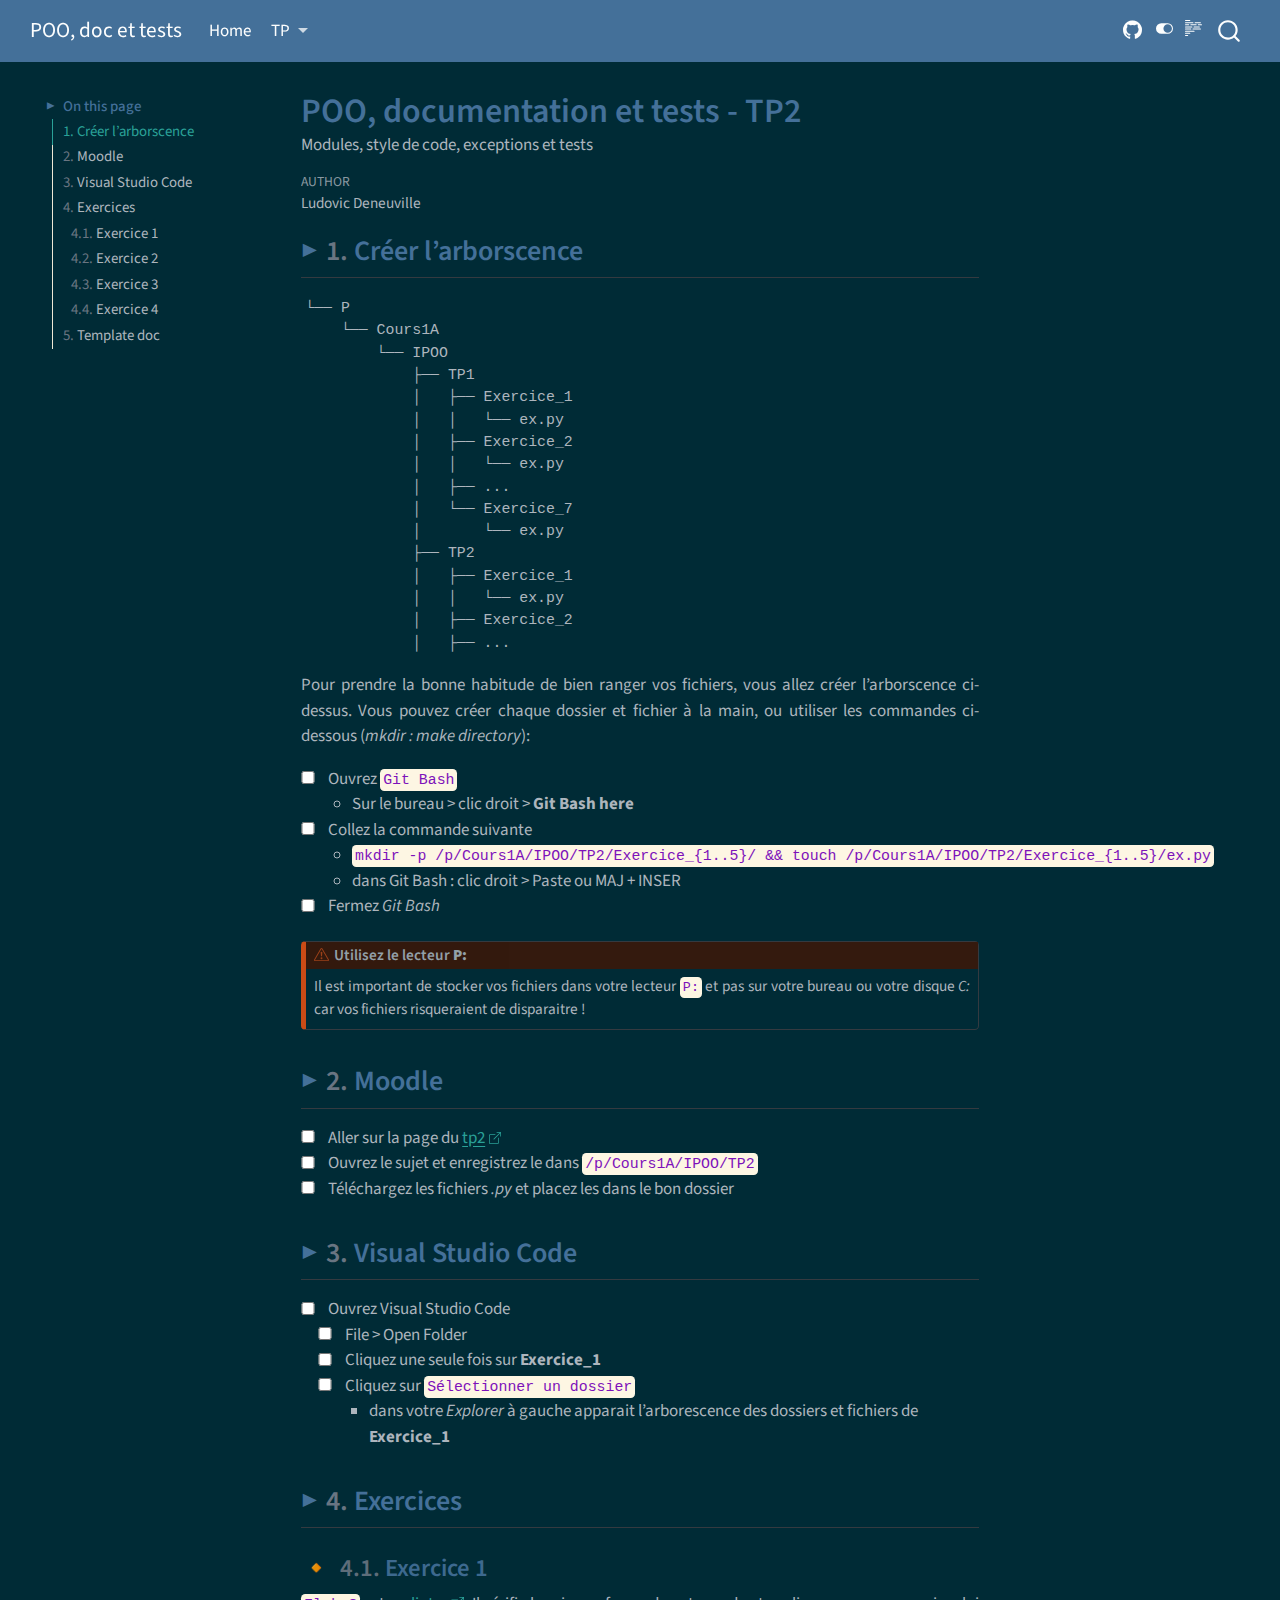
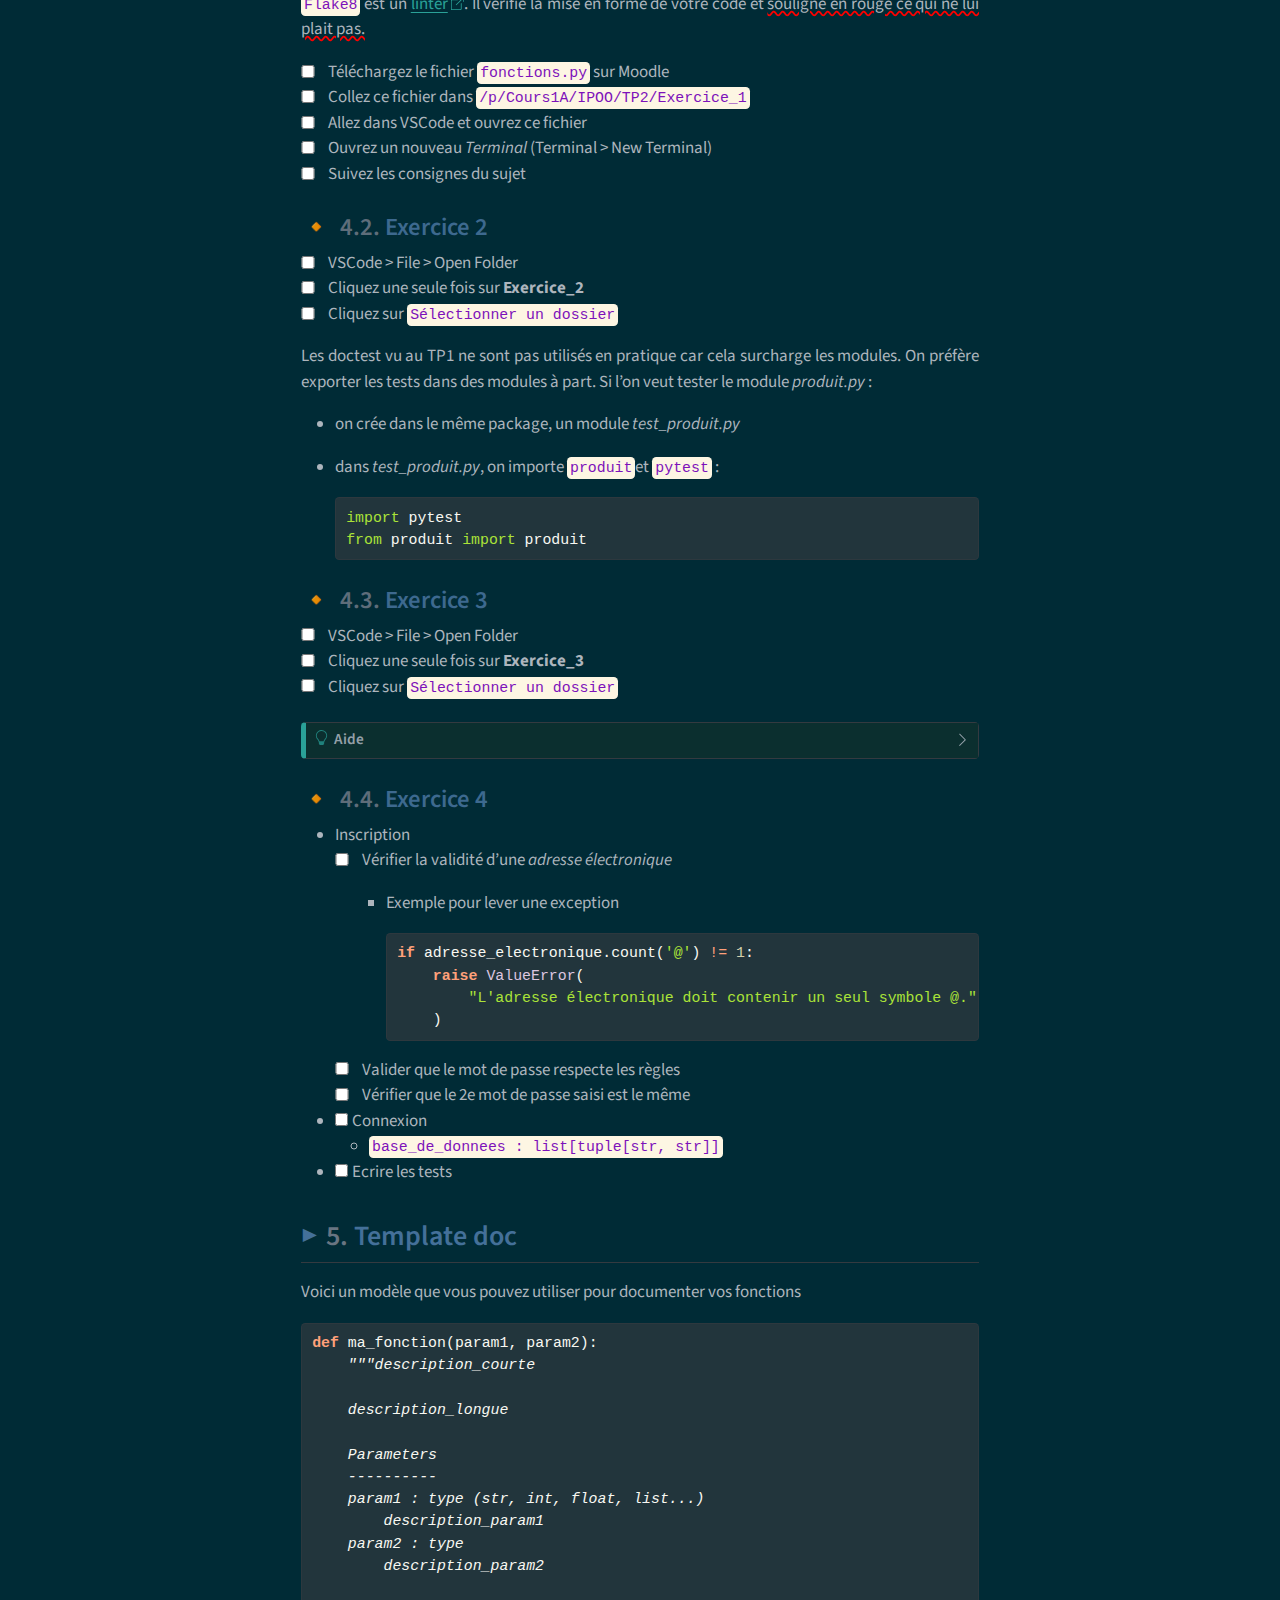
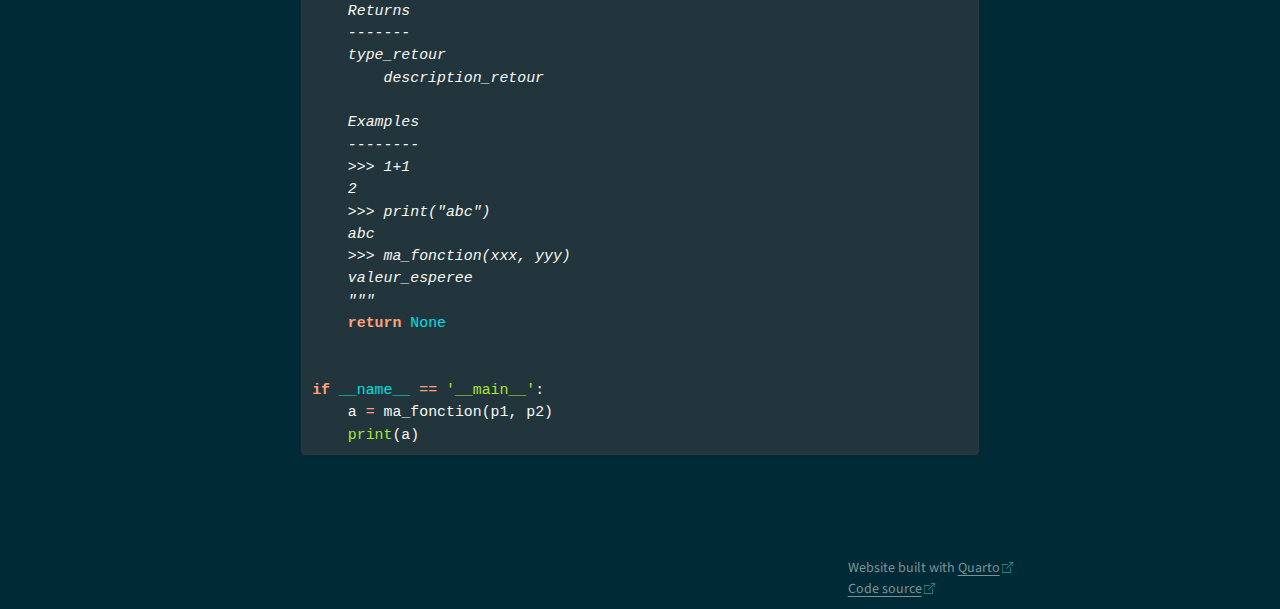
<file: doc/tp/tp2.html>
<!DOCTYPE html>
<html xmlns="http://www.w3.org/1999/xhtml" lang="en" xml:lang="en"><head>

<meta charset="utf-8">
<meta name="generator" content="quarto-1.4.551">

<meta name="viewport" content="width=device-width, initial-scale=1.0, user-scalable=yes">

<meta name="author" content="Ludovic Deneuville">
<meta name="description" content="Modules, style de code, exceptions et tests">

<title>POO, doc et tests - POO, documentation et tests - TP2</title>
<style>
code{white-space: pre-wrap;}
span.smallcaps{font-variant: small-caps;}
div.columns{display: flex; gap: min(4vw, 1.5em);}
div.column{flex: auto; overflow-x: auto;}
div.hanging-indent{margin-left: 1.5em; text-indent: -1.5em;}
ul.task-list{list-style: none;}
ul.task-list li input[type="checkbox"] {
  width: 0.8em;
  margin: 0 0.8em 0.2em -1em; /* quarto-specific, see https://github.com/quarto-dev/quarto-cli/issues/4556 */ 
  vertical-align: middle;
}
/* CSS for syntax highlighting */
pre > code.sourceCode { white-space: pre; position: relative; }
pre > code.sourceCode > span { line-height: 1.25; }
pre > code.sourceCode > span:empty { height: 1.2em; }
.sourceCode { overflow: visible; }
code.sourceCode > span { color: inherit; text-decoration: inherit; }
div.sourceCode { margin: 1em 0; }
pre.sourceCode { margin: 0; }
@media screen {
div.sourceCode { overflow: auto; }
}
@media print {
pre > code.sourceCode { white-space: pre-wrap; }
pre > code.sourceCode > span { text-indent: -5em; padding-left: 5em; }
}
pre.numberSource code
  { counter-reset: source-line 0; }
pre.numberSource code > span
  { position: relative; left: -4em; counter-increment: source-line; }
pre.numberSource code > span > a:first-child::before
  { content: counter(source-line);
    position: relative; left: -1em; text-align: right; vertical-align: baseline;
    border: none; display: inline-block;
    -webkit-touch-callout: none; -webkit-user-select: none;
    -khtml-user-select: none; -moz-user-select: none;
    -ms-user-select: none; user-select: none;
    padding: 0 4px; width: 4em;
  }
pre.numberSource { margin-left: 3em;  padding-left: 4px; }
div.sourceCode
  {   }
@media screen {
pre > code.sourceCode > span > a:first-child::before { text-decoration: underline; }
}
</style>


<script src="../../site_libs/quarto-nav/quarto-nav.js"></script>
<script src="../../site_libs/quarto-nav/headroom.min.js"></script>
<script src="../../site_libs/clipboard/clipboard.min.js"></script>
<script src="../../site_libs/quarto-search/autocomplete.umd.js"></script>
<script src="../../site_libs/quarto-search/fuse.min.js"></script>
<script src="../../site_libs/quarto-search/quarto-search.js"></script>
<meta name="quarto:offset" content="../../">
<script src="../../site_libs/quarto-html/quarto.js"></script>
<script src="../../site_libs/quarto-html/popper.min.js"></script>
<script src="../../site_libs/quarto-html/tippy.umd.min.js"></script>
<script src="../../site_libs/quarto-html/anchor.min.js"></script>
<link href="../../site_libs/quarto-html/tippy.css" rel="stylesheet">
<link href="../../site_libs/quarto-html/quarto-syntax-highlighting.css" rel="stylesheet" class="quarto-color-scheme" id="quarto-text-highlighting-styles">
<link href="../../site_libs/quarto-html/quarto-syntax-highlighting-dark.css" rel="stylesheet" class="quarto-color-scheme quarto-color-alternate" id="quarto-text-highlighting-styles">
<script src="../../site_libs/bootstrap/bootstrap.min.js"></script>
<link href="../../site_libs/bootstrap/bootstrap-icons.css" rel="stylesheet">
<link href="../../site_libs/bootstrap/bootstrap.min.css" rel="stylesheet" class="quarto-color-scheme" id="quarto-bootstrap" data-mode="light">
<link href="../../site_libs/bootstrap/bootstrap-dark.min.css" rel="stylesheet" class="quarto-color-scheme quarto-color-alternate" id="quarto-bootstrap" data-mode="dark">
<script id="quarto-search-options" type="application/json">{
  "location": "navbar",
  "copy-button": false,
  "collapse-after": 3,
  "panel-placement": "end",
  "type": "overlay",
  "limit": 50,
  "keyboard-shortcut": [
    "f",
    "/",
    "s"
  ],
  "show-item-context": false,
  "language": {
    "search-no-results-text": "No results",
    "search-matching-documents-text": "matching documents",
    "search-copy-link-title": "Copy link to search",
    "search-hide-matches-text": "Hide additional matches",
    "search-more-match-text": "more match in this document",
    "search-more-matches-text": "more matches in this document",
    "search-clear-button-title": "Clear",
    "search-text-placeholder": "",
    "search-detached-cancel-button-title": "Cancel",
    "search-submit-button-title": "Submit",
    "search-label": "Search"
  }
}</script>


<link rel="stylesheet" href="../../styles.css">
</head>

<body class="floating nav-fixed">

<div id="quarto-search-results"></div>
  <header id="quarto-header" class="headroom fixed-top">
    <nav class="navbar navbar-expand-lg " data-bs-theme="dark">
      <div class="navbar-container container-fluid">
      <div class="navbar-brand-container mx-auto">
    <a class="navbar-brand" href="../../index.html">
    <span class="navbar-title">POO, doc et tests</span>
    </a>
  </div>
            <div id="quarto-search" class="" title="Search"></div>
          <button class="navbar-toggler" type="button" data-bs-toggle="collapse" data-bs-target="#navbarCollapse" aria-controls="navbarCollapse" aria-expanded="false" aria-label="Toggle navigation" onclick="if (window.quartoToggleHeadroom) { window.quartoToggleHeadroom(); }">
  <span class="navbar-toggler-icon"></span>
</button>
          <div class="collapse navbar-collapse" id="navbarCollapse">
            <ul class="navbar-nav navbar-nav-scroll me-auto">
  <li class="nav-item">
    <a class="nav-link" href="../../index.html"> 
<span class="menu-text">Home</span></a>
  </li>  
  <li class="nav-item dropdown ">
    <a class="nav-link dropdown-toggle" href="#" id="nav-menu-tp" role="button" data-bs-toggle="dropdown" aria-expanded="false">
 <span class="menu-text">TP</span>
    </a>
    <ul class="dropdown-menu" aria-labelledby="nav-menu-tp">    
        <li>
    <a class="dropdown-item" href="../../doc/tp/tp1.html">
 <span class="dropdown-text">TP n°1</span></a>
  </li>  
        <li>
    <a class="dropdown-item" href="../../doc/tp/tp2.html">
 <span class="dropdown-text">TP n°2</span></a>
  </li>  
        <li>
    <a class="dropdown-item" href="../../doc/tp/tp3.html">
 <span class="dropdown-text">TP n°3</span></a>
  </li>  
        <li>
    <a class="dropdown-item" href="../../doc/tp/tp4.html">
 <span class="dropdown-text">TP n°4</span></a>
  </li>  
        <li>
    <a class="dropdown-item" href="../../doc/tp/tp5.html">
 <span class="dropdown-text">TP n°5</span></a>
  </li>  
        <li>
    <a class="dropdown-item" href="../../doc/tp/tp6.html">
 <span class="dropdown-text">TP n°6</span></a>
  </li>  
        <li>
    <a class="dropdown-item" href="../../doc/tp/td7.html">
 <span class="dropdown-text">TD n°7</span></a>
  </li>  
    </ul>
  </li>
</ul>
            <ul class="navbar-nav navbar-nav-scroll ms-auto">
  <li class="nav-item compact">
    <a class="nav-link" href="https://github.com/ludo2ne/ENSAI-1A-POO-TP" target="_blank"> <i class="bi bi-github" role="img">
</i> 
<span class="menu-text"></span></a>
  </li>  
</ul>
          </div> <!-- /navcollapse -->
          <div class="quarto-navbar-tools">
  <a href="" class="quarto-color-scheme-toggle quarto-navigation-tool  px-1" onclick="window.quartoToggleColorScheme(); return false;" title="Toggle dark mode"><i class="bi"></i></a>
  <a href="" class="quarto-reader-toggle quarto-navigation-tool px-1" onclick="window.quartoToggleReader(); return false;" title="Toggle reader mode">
  <div class="quarto-reader-toggle-btn">
  <i class="bi"></i>
  </div>
</a>
</div>
      </div> <!-- /container-fluid -->
    </nav>
</header>
<!-- content -->
<div id="quarto-content" class="quarto-container page-columns page-rows-contents page-layout-article page-navbar">
<!-- sidebar -->
  <nav id="quarto-sidebar" class="sidebar collapse collapse-horizontal quarto-sidebar-collapse-item sidebar-navigation floating overflow-auto">
    <nav id="TOC" role="doc-toc" class="toc-active" data-toc-expanded="3">
    <h2 id="toc-title">On this page</h2>
   
  <ul>
  <li><a href="#créer-larborscence" id="toc-créer-larborscence" class="nav-link active" data-scroll-target="#créer-larborscence"><span class="header-section-number">1</span> Créer l’arborscence</a></li>
  <li><a href="#moodle" id="toc-moodle" class="nav-link" data-scroll-target="#moodle"><span class="header-section-number">2</span> Moodle</a></li>
  <li><a href="#visual-studio-code" id="toc-visual-studio-code" class="nav-link" data-scroll-target="#visual-studio-code"><span class="header-section-number">3</span> Visual Studio Code</a></li>
  <li><a href="#exercices" id="toc-exercices" class="nav-link" data-scroll-target="#exercices"><span class="header-section-number">4</span> Exercices</a>
  <ul class="collapse">
  <li><a href="#exercice-1" id="toc-exercice-1" class="nav-link" data-scroll-target="#exercice-1"><span class="header-section-number">4.1</span> Exercice 1</a></li>
  <li><a href="#exercice-2" id="toc-exercice-2" class="nav-link" data-scroll-target="#exercice-2"><span class="header-section-number">4.2</span> Exercice 2</a></li>
  <li><a href="#exercice-3" id="toc-exercice-3" class="nav-link" data-scroll-target="#exercice-3"><span class="header-section-number">4.3</span> Exercice 3</a></li>
  <li><a href="#exercice-4" id="toc-exercice-4" class="nav-link" data-scroll-target="#exercice-4"><span class="header-section-number">4.4</span> Exercice 4</a></li>
  </ul></li>
  <li><a href="#template-doc" id="toc-template-doc" class="nav-link" data-scroll-target="#template-doc"><span class="header-section-number">5</span> Template doc</a></li>
  </ul>
</nav>
</nav>
<div id="quarto-sidebar-glass" class="quarto-sidebar-collapse-item" data-bs-toggle="collapse" data-bs-target=".quarto-sidebar-collapse-item"></div>
<!-- margin-sidebar -->
    <div id="quarto-margin-sidebar" class="sidebar margin-sidebar">
    </div>
<!-- main -->
<main class="content" id="quarto-document-content">

<header id="title-block-header" class="quarto-title-block default">
<div class="quarto-title">
<h1 class="title">POO, documentation et tests - TP2</h1>
</div>

<div>
  <div class="description">
    Modules, style de code, exceptions et tests
  </div>
</div>


<div class="quarto-title-meta">

    <div>
    <div class="quarto-title-meta-heading">Author</div>
    <div class="quarto-title-meta-contents">
             <p>Ludovic Deneuville </p>
          </div>
  </div>
    
  
    
  </div>
  


</header>


<section id="créer-larborscence" class="level2" data-number="1">
<h2 data-number="1" class="anchored" data-anchor-id="créer-larborscence"><span class="header-section-number">1</span> Créer l’arborscence</h2>
<pre><code>└── P
    └── Cours1A
        └── IPOO
            ├── TP1
            │   ├── Exercice_1
            │   │   └── ex.py
            │   ├── Exercice_2
            │   │   └── ex.py
            │   ├── ...
            │   └── Exercice_7
            │       └── ex.py
            ├── TP2
            │   ├── Exercice_1
            │   │   └── ex.py
            │   ├── Exercice_2
            │   ├── ...</code></pre>
<p>Pour prendre la bonne habitude de bien ranger vos fichiers, vous allez créer l’arborscence ci-dessus. Vous pouvez créer chaque dossier et fichier à la main, ou utiliser les commandes ci-dessous (<em>mkdir : make directory</em>):</p>
<ul class="task-list">
<li><label><input type="checkbox">Ouvrez <code>Git Bash</code></label>
<ul>
<li>Sur le bureau &gt; clic droit &gt; <strong>Git Bash here</strong></li>
</ul></li>
<li><label><input type="checkbox">Collez la commande suivante</label>
<ul>
<li><code>mkdir -p /p/Cours1A/IPOO/TP2/Exercice_{1..5}/ &amp;&amp; touch /p/Cours1A/IPOO/TP2/Exercice_{1..5}/ex.py</code></li>
<li>dans Git Bash : clic droit &gt; Paste ou MAJ + INSER</li>
</ul></li>
<li><label><input type="checkbox">Fermez <em>Git Bash</em></label></li>
</ul>
<div class="callout callout-style-default callout-warning callout-titled">
<div class="callout-header d-flex align-content-center">
<div class="callout-icon-container">
<i class="callout-icon"></i>
</div>
<div class="callout-title-container flex-fill">
Utilisez le lecteur <strong>P:</strong>
</div>
</div>
<div class="callout-body-container callout-body">
<p>Il est important de stocker vos fichiers dans votre lecteur <code>P:</code> et pas sur votre bureau ou votre disque <em>C:</em> car vos fichiers risqueraient de disparaitre !</p>
</div>
</div>
</section>
<section id="moodle" class="level2" data-number="2">
<h2 data-number="2" class="anchored" data-anchor-id="moodle"><span class="header-section-number">2</span> Moodle</h2>
<ul class="task-list">
<li><label><input type="checkbox">Aller sur la page du <a href="https://foad-moodle.ensai.fr/course/view.php?id=148&amp;section=3" class="external" target="_blank">tp2</a></label></li>
<li><label><input type="checkbox">Ouvrez le sujet et enregistrez le dans <code>/p/Cours1A/IPOO/TP2</code></label></li>
<li><label><input type="checkbox">Téléchargez les fichiers <em>.py</em> et placez les dans le bon dossier</label></li>
</ul>
</section>
<section id="visual-studio-code" class="level2" data-number="3">
<h2 data-number="3" class="anchored" data-anchor-id="visual-studio-code"><span class="header-section-number">3</span> Visual Studio Code</h2>
<ul class="task-list">
<li><label><input type="checkbox">Ouvrez Visual Studio Code</label>
<ul class="task-list">
<li><label><input type="checkbox">File &gt; Open Folder</label></li>
<li><label><input type="checkbox">Cliquez une seule fois sur <strong>Exercice_1</strong></label></li>
<li><label><input type="checkbox">Cliquez sur <code>Sélectionner un dossier</code></label>
<ul>
<li>dans votre <em>Explorer</em> à gauche apparait l’arborescence des dossiers et fichiers de <strong>Exercice_1</strong></li>
</ul></li>
</ul></li>
</ul>
</section>
<section id="exercices" class="level2" data-number="4">
<h2 data-number="4" class="anchored" data-anchor-id="exercices"><span class="header-section-number">4</span> Exercices</h2>
<section id="exercice-1" class="level3" data-number="4.1">
<h3 data-number="4.1" class="anchored" data-anchor-id="exercice-1"><span class="header-section-number">4.1</span> Exercice 1</h3>
<p><code>Flake8</code> est un <a href="https://openclassrooms.com/fr/courses/7160741-ecrivez-du-code-python-maintenable/7187871-utilisez-des-linters-pour-que-votre-code-reste-propre" class="external" target="_blank">linter</a>. Il vérifie la mise en forme de votre code et <span style="text-decoration: underline; text-decoration-style: wavy; text-decoration-color: red;">souligne en rouge ce qui ne lui plait pas.</span></p>
<ul class="task-list">
<li><label><input type="checkbox">Téléchargez le fichier <code>fonctions.py</code> sur Moodle</label></li>
<li><label><input type="checkbox">Collez ce fichier dans <code>/p/Cours1A/IPOO/TP2/Exercice_1</code></label></li>
<li><label><input type="checkbox">Allez dans VSCode et ouvrez ce fichier</label></li>
<li><label><input type="checkbox">Ouvrez un nouveau <em>Terminal</em> (Terminal &gt; New Terminal)</label></li>
<li><label><input type="checkbox">Suivez les consignes du sujet</label></li>
</ul>
</section>
<section id="exercice-2" class="level3" data-number="4.2">
<h3 data-number="4.2" class="anchored" data-anchor-id="exercice-2"><span class="header-section-number">4.2</span> Exercice 2</h3>
<ul class="task-list">
<li><label><input type="checkbox">VSCode &gt; File &gt; Open Folder</label></li>
<li><label><input type="checkbox">Cliquez une seule fois sur <strong>Exercice_2</strong></label></li>
<li><label><input type="checkbox">Cliquez sur <code>Sélectionner un dossier</code></label></li>
</ul>
<p>Les doctest vu au TP1 ne sont pas utilisés en pratique car cela surcharge les modules. On préfère exporter les tests dans des modules à part. Si l’on veut tester le module <em>produit.py</em> :</p>
<ul>
<li><p>on crée dans le même package, un module <em>test_produit.py</em></p></li>
<li><p>dans <em>test_produit.py</em>, on importe <code>produit</code>et <code>pytest</code> :</p>
<div class="sourceCode" id="cb2"><pre class="sourceCode python code-with-copy"><code class="sourceCode python"><span id="cb2-1"><a href="#cb2-1" aria-hidden="true" tabindex="-1"></a><span class="im">import</span> pytest</span>
<span id="cb2-2"><a href="#cb2-2" aria-hidden="true" tabindex="-1"></a><span class="im">from</span> produit <span class="im">import</span> produit</span></code><button title="Copy to Clipboard" class="code-copy-button"><i class="bi"></i></button></pre></div></li>
</ul>
</section>
<section id="exercice-3" class="level3" data-number="4.3">
<h3 data-number="4.3" class="anchored" data-anchor-id="exercice-3"><span class="header-section-number">4.3</span> Exercice 3</h3>
<ul class="task-list">
<li><label><input type="checkbox">VSCode &gt; File &gt; Open Folder</label></li>
<li><label><input type="checkbox">Cliquez une seule fois sur <strong>Exercice_3</strong></label></li>
<li><label><input type="checkbox">Cliquez sur <code>Sélectionner un dossier</code></label></li>
</ul>
<div class="callout callout-style-default callout-tip callout-titled">
<div class="callout-header d-flex align-content-center" data-bs-toggle="collapse" data-bs-target=".callout-2-contents" aria-controls="callout-2" aria-expanded="false" aria-label="Toggle callout">
<div class="callout-icon-container">
<i class="callout-icon"></i>
</div>
<div class="callout-title-container flex-fill">
Aide
</div>
<div class="callout-btn-toggle d-inline-block border-0 py-1 ps-1 pe-0 float-end"><i class="callout-toggle"></i></div>
</div>
<div id="callout-2" class="callout-2-contents callout-collapse collapse">
<div class="callout-body-container callout-body">
<ul class="task-list">
<li><label><input type="checkbox">Vérifier que les 2 paramètres sont des tuples</label></li>
<li><label><input type="checkbox">Vérifier que les 2 paramètres sont des tuples de longeur 3</label></li>
<li><label><input type="checkbox">Vérifier que tous les éléments de ces tuples sont des int ou float</label></li>
<li><label><input type="checkbox">Vérifier que les éléments de *axes- sont strictements positifs</label></li>
<li><label><input type="checkbox">Tester si le point appartient à l’ellipsoïde</label></li>
<li><label><input type="checkbox">Ecrire des tests dans un autre fichier en s’inspirant de l’exercice 2</label></li>
</ul>
</div>
</div>
</div>
</section>
<section id="exercice-4" class="level3" data-number="4.4">
<h3 data-number="4.4" class="anchored" data-anchor-id="exercice-4"><span class="header-section-number">4.4</span> Exercice 4</h3>
<ul>
<li>Inscription
<ul class="task-list">
<li><label><input type="checkbox">Vérifier la validité d’une <em>adresse électronique</em></label>
<ul>
<li><p>Exemple pour lever une exception</p>
<div class="sourceCode" id="cb3"><pre class="sourceCode python code-with-copy"><code class="sourceCode python"><span id="cb3-1"><a href="#cb3-1" aria-hidden="true" tabindex="-1"></a><span class="cf">if</span> adresse_electronique.count(<span class="st">'@'</span>) <span class="op">!=</span> <span class="dv">1</span>:</span>
<span id="cb3-2"><a href="#cb3-2" aria-hidden="true" tabindex="-1"></a>    <span class="cf">raise</span> <span class="pp">ValueError</span>(</span>
<span id="cb3-3"><a href="#cb3-3" aria-hidden="true" tabindex="-1"></a>        <span class="st">"L'adresse électronique doit contenir un seul symbole @."</span></span>
<span id="cb3-4"><a href="#cb3-4" aria-hidden="true" tabindex="-1"></a>    )</span></code><button title="Copy to Clipboard" class="code-copy-button"><i class="bi"></i></button></pre></div></li>
</ul></li>
<li><label><input type="checkbox">Valider que le mot de passe respecte les règles</label></li>
<li><label><input type="checkbox">Vérifier que le 2e mot de passe saisi est le même</label></li>
</ul></li>
<li><label><input type="checkbox">Connexion</label>
<ul>
<li><code>base_de_donnees : list[tuple[str, str]]</code></li>
</ul></li>
<li><label><input type="checkbox">Ecrire les tests</label></li>
</ul>
</section>
</section>
<section id="template-doc" class="level2" data-number="5">
<h2 data-number="5" class="anchored" data-anchor-id="template-doc"><span class="header-section-number">5</span> Template doc</h2>
<p>Voici un modèle que vous pouvez utiliser pour documenter vos fonctions</p>
<div class="sourceCode" id="cb4"><pre class="sourceCode python code-with-copy"><code class="sourceCode python"><span id="cb4-1"><a href="#cb4-1" aria-hidden="true" tabindex="-1"></a><span class="kw">def</span> ma_fonction(param1, param2):</span>
<span id="cb4-2"><a href="#cb4-2" aria-hidden="true" tabindex="-1"></a>    <span class="co">"""description_courte</span></span>
<span id="cb4-3"><a href="#cb4-3" aria-hidden="true" tabindex="-1"></a></span>
<span id="cb4-4"><a href="#cb4-4" aria-hidden="true" tabindex="-1"></a><span class="co">    description_longue</span></span>
<span id="cb4-5"><a href="#cb4-5" aria-hidden="true" tabindex="-1"></a></span>
<span id="cb4-6"><a href="#cb4-6" aria-hidden="true" tabindex="-1"></a><span class="co">    Parameters</span></span>
<span id="cb4-7"><a href="#cb4-7" aria-hidden="true" tabindex="-1"></a><span class="co">    ----------</span></span>
<span id="cb4-8"><a href="#cb4-8" aria-hidden="true" tabindex="-1"></a><span class="co">    param1 : type (str, int, float, list...)</span></span>
<span id="cb4-9"><a href="#cb4-9" aria-hidden="true" tabindex="-1"></a><span class="co">        description_param1</span></span>
<span id="cb4-10"><a href="#cb4-10" aria-hidden="true" tabindex="-1"></a><span class="co">    param2 : type</span></span>
<span id="cb4-11"><a href="#cb4-11" aria-hidden="true" tabindex="-1"></a><span class="co">        description_param2</span></span>
<span id="cb4-12"><a href="#cb4-12" aria-hidden="true" tabindex="-1"></a></span>
<span id="cb4-13"><a href="#cb4-13" aria-hidden="true" tabindex="-1"></a><span class="co">    Returns</span></span>
<span id="cb4-14"><a href="#cb4-14" aria-hidden="true" tabindex="-1"></a><span class="co">    -------</span></span>
<span id="cb4-15"><a href="#cb4-15" aria-hidden="true" tabindex="-1"></a><span class="co">    type_retour</span></span>
<span id="cb4-16"><a href="#cb4-16" aria-hidden="true" tabindex="-1"></a><span class="co">        description_retour</span></span>
<span id="cb4-17"><a href="#cb4-17" aria-hidden="true" tabindex="-1"></a></span>
<span id="cb4-18"><a href="#cb4-18" aria-hidden="true" tabindex="-1"></a><span class="co">    Examples</span></span>
<span id="cb4-19"><a href="#cb4-19" aria-hidden="true" tabindex="-1"></a><span class="co">    --------</span></span>
<span id="cb4-20"><a href="#cb4-20" aria-hidden="true" tabindex="-1"></a><span class="co">    &gt;&gt;&gt; 1+1</span></span>
<span id="cb4-21"><a href="#cb4-21" aria-hidden="true" tabindex="-1"></a><span class="co">    2</span></span>
<span id="cb4-22"><a href="#cb4-22" aria-hidden="true" tabindex="-1"></a><span class="co">    &gt;&gt;&gt; print("abc")</span></span>
<span id="cb4-23"><a href="#cb4-23" aria-hidden="true" tabindex="-1"></a><span class="co">    abc</span></span>
<span id="cb4-24"><a href="#cb4-24" aria-hidden="true" tabindex="-1"></a><span class="co">    &gt;&gt;&gt; ma_fonction(xxx, yyy)</span></span>
<span id="cb4-25"><a href="#cb4-25" aria-hidden="true" tabindex="-1"></a><span class="co">    valeur_esperee</span></span>
<span id="cb4-26"><a href="#cb4-26" aria-hidden="true" tabindex="-1"></a><span class="co">    """</span></span>
<span id="cb4-27"><a href="#cb4-27" aria-hidden="true" tabindex="-1"></a>    <span class="cf">return</span> <span class="va">None</span></span>
<span id="cb4-28"><a href="#cb4-28" aria-hidden="true" tabindex="-1"></a></span>
<span id="cb4-29"><a href="#cb4-29" aria-hidden="true" tabindex="-1"></a></span>
<span id="cb4-30"><a href="#cb4-30" aria-hidden="true" tabindex="-1"></a><span class="cf">if</span> <span class="va">__name__</span> <span class="op">==</span> <span class="st">'__main__'</span>:</span>
<span id="cb4-31"><a href="#cb4-31" aria-hidden="true" tabindex="-1"></a>    a <span class="op">=</span> ma_fonction(p1, p2)</span>
<span id="cb4-32"><a href="#cb4-32" aria-hidden="true" tabindex="-1"></a>    <span class="bu">print</span>(a)</span></code><button title="Copy to Clipboard" class="code-copy-button"><i class="bi"></i></button></pre></div>


</section>

</main> <!-- /main -->
<script id="quarto-html-after-body" type="application/javascript">
window.document.addEventListener("DOMContentLoaded", function (event) {
  const toggleBodyColorMode = (bsSheetEl) => {
    const mode = bsSheetEl.getAttribute("data-mode");
    const bodyEl = window.document.querySelector("body");
    if (mode === "dark") {
      bodyEl.classList.add("quarto-dark");
      bodyEl.classList.remove("quarto-light");
    } else {
      bodyEl.classList.add("quarto-light");
      bodyEl.classList.remove("quarto-dark");
    }
  }
  const toggleBodyColorPrimary = () => {
    const bsSheetEl = window.document.querySelector("link#quarto-bootstrap");
    if (bsSheetEl) {
      toggleBodyColorMode(bsSheetEl);
    }
  }
  toggleBodyColorPrimary();  
  const disableStylesheet = (stylesheets) => {
    for (let i=0; i < stylesheets.length; i++) {
      const stylesheet = stylesheets[i];
      stylesheet.rel = 'prefetch';
    }
  }
  const enableStylesheet = (stylesheets) => {
    for (let i=0; i < stylesheets.length; i++) {
      const stylesheet = stylesheets[i];
      stylesheet.rel = 'stylesheet';
    }
  }
  const manageTransitions = (selector, allowTransitions) => {
    const els = window.document.querySelectorAll(selector);
    for (let i=0; i < els.length; i++) {
      const el = els[i];
      if (allowTransitions) {
        el.classList.remove('notransition');
      } else {
        el.classList.add('notransition');
      }
    }
  }
  const toggleGiscusIfUsed = (isAlternate, darkModeDefault) => {
    const baseTheme = document.querySelector('#giscus-base-theme')?.value ?? 'light';
    const alternateTheme = document.querySelector('#giscus-alt-theme')?.value ?? 'dark';
    let newTheme = '';
    if(darkModeDefault) {
      newTheme = isAlternate ? baseTheme : alternateTheme;
    } else {
      newTheme = isAlternate ? alternateTheme : baseTheme;
    }
    const changeGiscusTheme = () => {
      // From: https://github.com/giscus/giscus/issues/336
      const sendMessage = (message) => {
        const iframe = document.querySelector('iframe.giscus-frame');
        if (!iframe) return;
        iframe.contentWindow.postMessage({ giscus: message }, 'https://giscus.app');
      }
      sendMessage({
        setConfig: {
          theme: newTheme
        }
      });
    }
    const isGiscussLoaded = window.document.querySelector('iframe.giscus-frame') !== null;
    if (isGiscussLoaded) {
      changeGiscusTheme();
    }
  }
  const toggleColorMode = (alternate) => {
    // Switch the stylesheets
    const alternateStylesheets = window.document.querySelectorAll('link.quarto-color-scheme.quarto-color-alternate');
    manageTransitions('#quarto-margin-sidebar .nav-link', false);
    if (alternate) {
      enableStylesheet(alternateStylesheets);
      for (const sheetNode of alternateStylesheets) {
        if (sheetNode.id === "quarto-bootstrap") {
          toggleBodyColorMode(sheetNode);
        }
      }
    } else {
      disableStylesheet(alternateStylesheets);
      toggleBodyColorPrimary();
    }
    manageTransitions('#quarto-margin-sidebar .nav-link', true);
    // Switch the toggles
    const toggles = window.document.querySelectorAll('.quarto-color-scheme-toggle');
    for (let i=0; i < toggles.length; i++) {
      const toggle = toggles[i];
      if (toggle) {
        if (alternate) {
          toggle.classList.add("alternate");     
        } else {
          toggle.classList.remove("alternate");
        }
      }
    }
    // Hack to workaround the fact that safari doesn't
    // properly recolor the scrollbar when toggling (#1455)
    if (navigator.userAgent.indexOf('Safari') > 0 && navigator.userAgent.indexOf('Chrome') == -1) {
      manageTransitions("body", false);
      window.scrollTo(0, 1);
      setTimeout(() => {
        window.scrollTo(0, 0);
        manageTransitions("body", true);
      }, 40);  
    }
  }
  const isFileUrl = () => { 
    return window.location.protocol === 'file:';
  }
  const hasAlternateSentinel = () => {  
    let styleSentinel = getColorSchemeSentinel();
    if (styleSentinel !== null) {
      return styleSentinel === "alternate";
    } else {
      return false;
    }
  }
  const setStyleSentinel = (alternate) => {
    const value = alternate ? "alternate" : "default";
    if (!isFileUrl()) {
      window.localStorage.setItem("quarto-color-scheme", value);
    } else {
      localAlternateSentinel = value;
    }
  }
  const getColorSchemeSentinel = () => {
    if (!isFileUrl()) {
      const storageValue = window.localStorage.getItem("quarto-color-scheme");
      return storageValue != null ? storageValue : localAlternateSentinel;
    } else {
      return localAlternateSentinel;
    }
  }
  const darkModeDefault = true;
  let localAlternateSentinel = darkModeDefault ? 'alternate' : 'default';
  // Dark / light mode switch
  window.quartoToggleColorScheme = () => {
    // Read the current dark / light value 
    let toAlternate = !hasAlternateSentinel();
    toggleColorMode(toAlternate);
    setStyleSentinel(toAlternate);
    toggleGiscusIfUsed(toAlternate, darkModeDefault);
  };
  // Ensure there is a toggle, if there isn't float one in the top right
  if (window.document.querySelector('.quarto-color-scheme-toggle') === null) {
    const a = window.document.createElement('a');
    a.classList.add('top-right');
    a.classList.add('quarto-color-scheme-toggle');
    a.href = "";
    a.onclick = function() { try { window.quartoToggleColorScheme(); } catch {} return false; };
    const i = window.document.createElement("i");
    i.classList.add('bi');
    a.appendChild(i);
    window.document.body.appendChild(a);
  }
  // Switch to dark mode if need be
  if (hasAlternateSentinel()) {
    toggleColorMode(true);
  } else {
    toggleColorMode(false);
  }
  const icon = "";
  const anchorJS = new window.AnchorJS();
  anchorJS.options = {
    placement: 'right',
    icon: icon
  };
  anchorJS.add('.anchored');
  const isCodeAnnotation = (el) => {
    for (const clz of el.classList) {
      if (clz.startsWith('code-annotation-')) {                     
        return true;
      }
    }
    return false;
  }
  const clipboard = new window.ClipboardJS('.code-copy-button', {
    text: function(trigger) {
      const codeEl = trigger.previousElementSibling.cloneNode(true);
      for (const childEl of codeEl.children) {
        if (isCodeAnnotation(childEl)) {
          childEl.remove();
        }
      }
      return codeEl.innerText;
    }
  });
  clipboard.on('success', function(e) {
    // button target
    const button = e.trigger;
    // don't keep focus
    button.blur();
    // flash "checked"
    button.classList.add('code-copy-button-checked');
    var currentTitle = button.getAttribute("title");
    button.setAttribute("title", "Copied!");
    let tooltip;
    if (window.bootstrap) {
      button.setAttribute("data-bs-toggle", "tooltip");
      button.setAttribute("data-bs-placement", "left");
      button.setAttribute("data-bs-title", "Copied!");
      tooltip = new bootstrap.Tooltip(button, 
        { trigger: "manual", 
          customClass: "code-copy-button-tooltip",
          offset: [0, -8]});
      tooltip.show();    
    }
    setTimeout(function() {
      if (tooltip) {
        tooltip.hide();
        button.removeAttribute("data-bs-title");
        button.removeAttribute("data-bs-toggle");
        button.removeAttribute("data-bs-placement");
      }
      button.setAttribute("title", currentTitle);
      button.classList.remove('code-copy-button-checked');
    }, 1000);
    // clear code selection
    e.clearSelection();
  });
    var localhostRegex = new RegExp(/^(?:http|https):\/\/localhost\:?[0-9]*\//);
    var mailtoRegex = new RegExp(/^mailto:/);
      var filterRegex = new RegExp("https:\/\/ludo2ne\.github\.io\/ENSAI-1A-POO-TP\/");
    var isInternal = (href) => {
        return filterRegex.test(href) || localhostRegex.test(href) || mailtoRegex.test(href);
    }
    // Inspect non-navigation links and adorn them if external
 	var links = window.document.querySelectorAll('a[href]:not(.nav-link):not(.navbar-brand):not(.toc-action):not(.sidebar-link):not(.sidebar-item-toggle):not(.pagination-link):not(.no-external):not([aria-hidden]):not(.dropdown-item):not(.quarto-navigation-tool)');
    for (var i=0; i<links.length; i++) {
      const link = links[i];
      if (!isInternal(link.href)) {
        // undo the damage that might have been done by quarto-nav.js in the case of
        // links that we want to consider external
        if (link.dataset.originalHref !== undefined) {
          link.href = link.dataset.originalHref;
        }
      }
    }
  function tippyHover(el, contentFn, onTriggerFn, onUntriggerFn) {
    const config = {
      allowHTML: true,
      maxWidth: 500,
      delay: 100,
      arrow: false,
      appendTo: function(el) {
          return el.parentElement;
      },
      interactive: true,
      interactiveBorder: 10,
      theme: 'quarto',
      placement: 'bottom-start',
    };
    if (contentFn) {
      config.content = contentFn;
    }
    if (onTriggerFn) {
      config.onTrigger = onTriggerFn;
    }
    if (onUntriggerFn) {
      config.onUntrigger = onUntriggerFn;
    }
    window.tippy(el, config); 
  }
  const noterefs = window.document.querySelectorAll('a[role="doc-noteref"]');
  for (var i=0; i<noterefs.length; i++) {
    const ref = noterefs[i];
    tippyHover(ref, function() {
      // use id or data attribute instead here
      let href = ref.getAttribute('data-footnote-href') || ref.getAttribute('href');
      try { href = new URL(href).hash; } catch {}
      const id = href.replace(/^#\/?/, "");
      const note = window.document.getElementById(id);
      if (note) {
        return note.innerHTML;
      } else {
        return "";
      }
    });
  }
  const xrefs = window.document.querySelectorAll('a.quarto-xref');
  const processXRef = (id, note) => {
    // Strip column container classes
    const stripColumnClz = (el) => {
      el.classList.remove("page-full", "page-columns");
      if (el.children) {
        for (const child of el.children) {
          stripColumnClz(child);
        }
      }
    }
    stripColumnClz(note)
    if (id === null || id.startsWith('sec-')) {
      // Special case sections, only their first couple elements
      const container = document.createElement("div");
      if (note.children && note.children.length > 2) {
        container.appendChild(note.children[0].cloneNode(true));
        for (let i = 1; i < note.children.length; i++) {
          const child = note.children[i];
          if (child.tagName === "P" && child.innerText === "") {
            continue;
          } else {
            container.appendChild(child.cloneNode(true));
            break;
          }
        }
        if (window.Quarto?.typesetMath) {
          window.Quarto.typesetMath(container);
        }
        return container.innerHTML
      } else {
        if (window.Quarto?.typesetMath) {
          window.Quarto.typesetMath(note);
        }
        return note.innerHTML;
      }
    } else {
      // Remove any anchor links if they are present
      const anchorLink = note.querySelector('a.anchorjs-link');
      if (anchorLink) {
        anchorLink.remove();
      }
      if (window.Quarto?.typesetMath) {
        window.Quarto.typesetMath(note);
      }
      // TODO in 1.5, we should make sure this works without a callout special case
      if (note.classList.contains("callout")) {
        return note.outerHTML;
      } else {
        return note.innerHTML;
      }
    }
  }
  for (var i=0; i<xrefs.length; i++) {
    const xref = xrefs[i];
    tippyHover(xref, undefined, function(instance) {
      instance.disable();
      let url = xref.getAttribute('href');
      let hash = undefined; 
      if (url.startsWith('#')) {
        hash = url;
      } else {
        try { hash = new URL(url).hash; } catch {}
      }
      if (hash) {
        const id = hash.replace(/^#\/?/, "");
        const note = window.document.getElementById(id);
        if (note !== null) {
          try {
            const html = processXRef(id, note.cloneNode(true));
            instance.setContent(html);
          } finally {
            instance.enable();
            instance.show();
          }
        } else {
          // See if we can fetch this
          fetch(url.split('#')[0])
          .then(res => res.text())
          .then(html => {
            const parser = new DOMParser();
            const htmlDoc = parser.parseFromString(html, "text/html");
            const note = htmlDoc.getElementById(id);
            if (note !== null) {
              const html = processXRef(id, note);
              instance.setContent(html);
            } 
          }).finally(() => {
            instance.enable();
            instance.show();
          });
        }
      } else {
        // See if we can fetch a full url (with no hash to target)
        // This is a special case and we should probably do some content thinning / targeting
        fetch(url)
        .then(res => res.text())
        .then(html => {
          const parser = new DOMParser();
          const htmlDoc = parser.parseFromString(html, "text/html");
          const note = htmlDoc.querySelector('main.content');
          if (note !== null) {
            // This should only happen for chapter cross references
            // (since there is no id in the URL)
            // remove the first header
            if (note.children.length > 0 && note.children[0].tagName === "HEADER") {
              note.children[0].remove();
            }
            const html = processXRef(null, note);
            instance.setContent(html);
          } 
        }).finally(() => {
          instance.enable();
          instance.show();
        });
      }
    }, function(instance) {
    });
  }
      let selectedAnnoteEl;
      const selectorForAnnotation = ( cell, annotation) => {
        let cellAttr = 'data-code-cell="' + cell + '"';
        let lineAttr = 'data-code-annotation="' +  annotation + '"';
        const selector = 'span[' + cellAttr + '][' + lineAttr + ']';
        return selector;
      }
      const selectCodeLines = (annoteEl) => {
        const doc = window.document;
        const targetCell = annoteEl.getAttribute("data-target-cell");
        const targetAnnotation = annoteEl.getAttribute("data-target-annotation");
        const annoteSpan = window.document.querySelector(selectorForAnnotation(targetCell, targetAnnotation));
        const lines = annoteSpan.getAttribute("data-code-lines").split(",");
        const lineIds = lines.map((line) => {
          return targetCell + "-" + line;
        })
        let top = null;
        let height = null;
        let parent = null;
        if (lineIds.length > 0) {
            //compute the position of the single el (top and bottom and make a div)
            const el = window.document.getElementById(lineIds[0]);
            top = el.offsetTop;
            height = el.offsetHeight;
            parent = el.parentElement.parentElement;
          if (lineIds.length > 1) {
            const lastEl = window.document.getElementById(lineIds[lineIds.length - 1]);
            const bottom = lastEl.offsetTop + lastEl.offsetHeight;
            height = bottom - top;
          }
          if (top !== null && height !== null && parent !== null) {
            // cook up a div (if necessary) and position it 
            let div = window.document.getElementById("code-annotation-line-highlight");
            if (div === null) {
              div = window.document.createElement("div");
              div.setAttribute("id", "code-annotation-line-highlight");
              div.style.position = 'absolute';
              parent.appendChild(div);
            }
            div.style.top = top - 2 + "px";
            div.style.height = height + 4 + "px";
            div.style.left = 0;
            let gutterDiv = window.document.getElementById("code-annotation-line-highlight-gutter");
            if (gutterDiv === null) {
              gutterDiv = window.document.createElement("div");
              gutterDiv.setAttribute("id", "code-annotation-line-highlight-gutter");
              gutterDiv.style.position = 'absolute';
              const codeCell = window.document.getElementById(targetCell);
              const gutter = codeCell.querySelector('.code-annotation-gutter');
              gutter.appendChild(gutterDiv);
            }
            gutterDiv.style.top = top - 2 + "px";
            gutterDiv.style.height = height + 4 + "px";
          }
          selectedAnnoteEl = annoteEl;
        }
      };
      const unselectCodeLines = () => {
        const elementsIds = ["code-annotation-line-highlight", "code-annotation-line-highlight-gutter"];
        elementsIds.forEach((elId) => {
          const div = window.document.getElementById(elId);
          if (div) {
            div.remove();
          }
        });
        selectedAnnoteEl = undefined;
      };
        // Handle positioning of the toggle
    window.addEventListener(
      "resize",
      throttle(() => {
        elRect = undefined;
        if (selectedAnnoteEl) {
          selectCodeLines(selectedAnnoteEl);
        }
      }, 10)
    );
    function throttle(fn, ms) {
    let throttle = false;
    let timer;
      return (...args) => {
        if(!throttle) { // first call gets through
            fn.apply(this, args);
            throttle = true;
        } else { // all the others get throttled
            if(timer) clearTimeout(timer); // cancel #2
            timer = setTimeout(() => {
              fn.apply(this, args);
              timer = throttle = false;
            }, ms);
        }
      };
    }
      // Attach click handler to the DT
      const annoteDls = window.document.querySelectorAll('dt[data-target-cell]');
      for (const annoteDlNode of annoteDls) {
        annoteDlNode.addEventListener('click', (event) => {
          const clickedEl = event.target;
          if (clickedEl !== selectedAnnoteEl) {
            unselectCodeLines();
            const activeEl = window.document.querySelector('dt[data-target-cell].code-annotation-active');
            if (activeEl) {
              activeEl.classList.remove('code-annotation-active');
            }
            selectCodeLines(clickedEl);
            clickedEl.classList.add('code-annotation-active');
          } else {
            // Unselect the line
            unselectCodeLines();
            clickedEl.classList.remove('code-annotation-active');
          }
        });
      }
  const findCites = (el) => {
    const parentEl = el.parentElement;
    if (parentEl) {
      const cites = parentEl.dataset.cites;
      if (cites) {
        return {
          el,
          cites: cites.split(' ')
        };
      } else {
        return findCites(el.parentElement)
      }
    } else {
      return undefined;
    }
  };
  var bibliorefs = window.document.querySelectorAll('a[role="doc-biblioref"]');
  for (var i=0; i<bibliorefs.length; i++) {
    const ref = bibliorefs[i];
    const citeInfo = findCites(ref);
    if (citeInfo) {
      tippyHover(citeInfo.el, function() {
        var popup = window.document.createElement('div');
        citeInfo.cites.forEach(function(cite) {
          var citeDiv = window.document.createElement('div');
          citeDiv.classList.add('hanging-indent');
          citeDiv.classList.add('csl-entry');
          var biblioDiv = window.document.getElementById('ref-' + cite);
          if (biblioDiv) {
            citeDiv.innerHTML = biblioDiv.innerHTML;
          }
          popup.appendChild(citeDiv);
        });
        return popup.innerHTML;
      });
    }
  }
});
</script>
</div> <!-- /content -->
<footer class="footer">
  <div class="nav-footer">
    <div class="nav-footer-left">
      &nbsp;
    </div>   
    <div class="nav-footer-center">
      &nbsp;
    </div>
    <div class="nav-footer-right">
<p>Website built with <a href="https://quarto.org/" class="external" target="_blank">Quarto</a> <br> <a href="https://github.com/ludo2ne/ENSAI-1A-POO-TP" class="external" target="_blank">Code source</a></p>
</div>
  </div>
</footer>




</body></html>
</file>
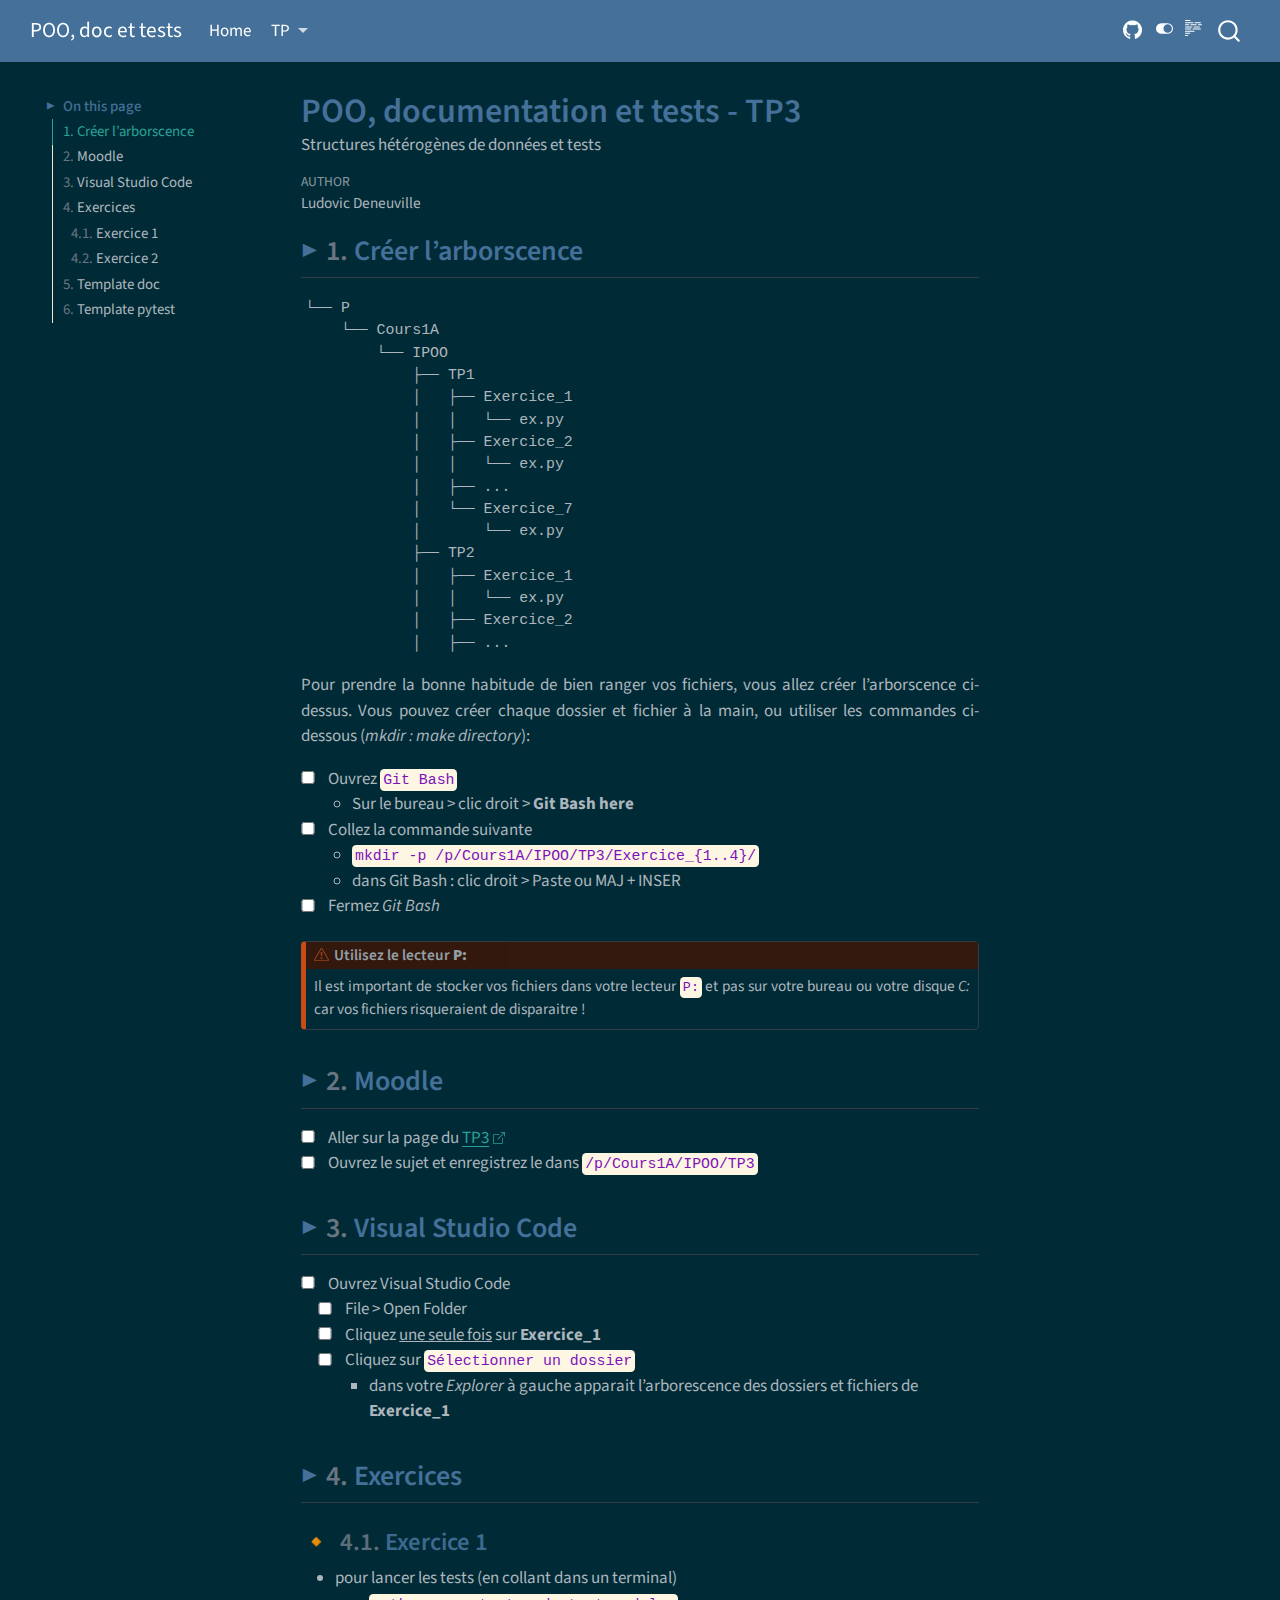
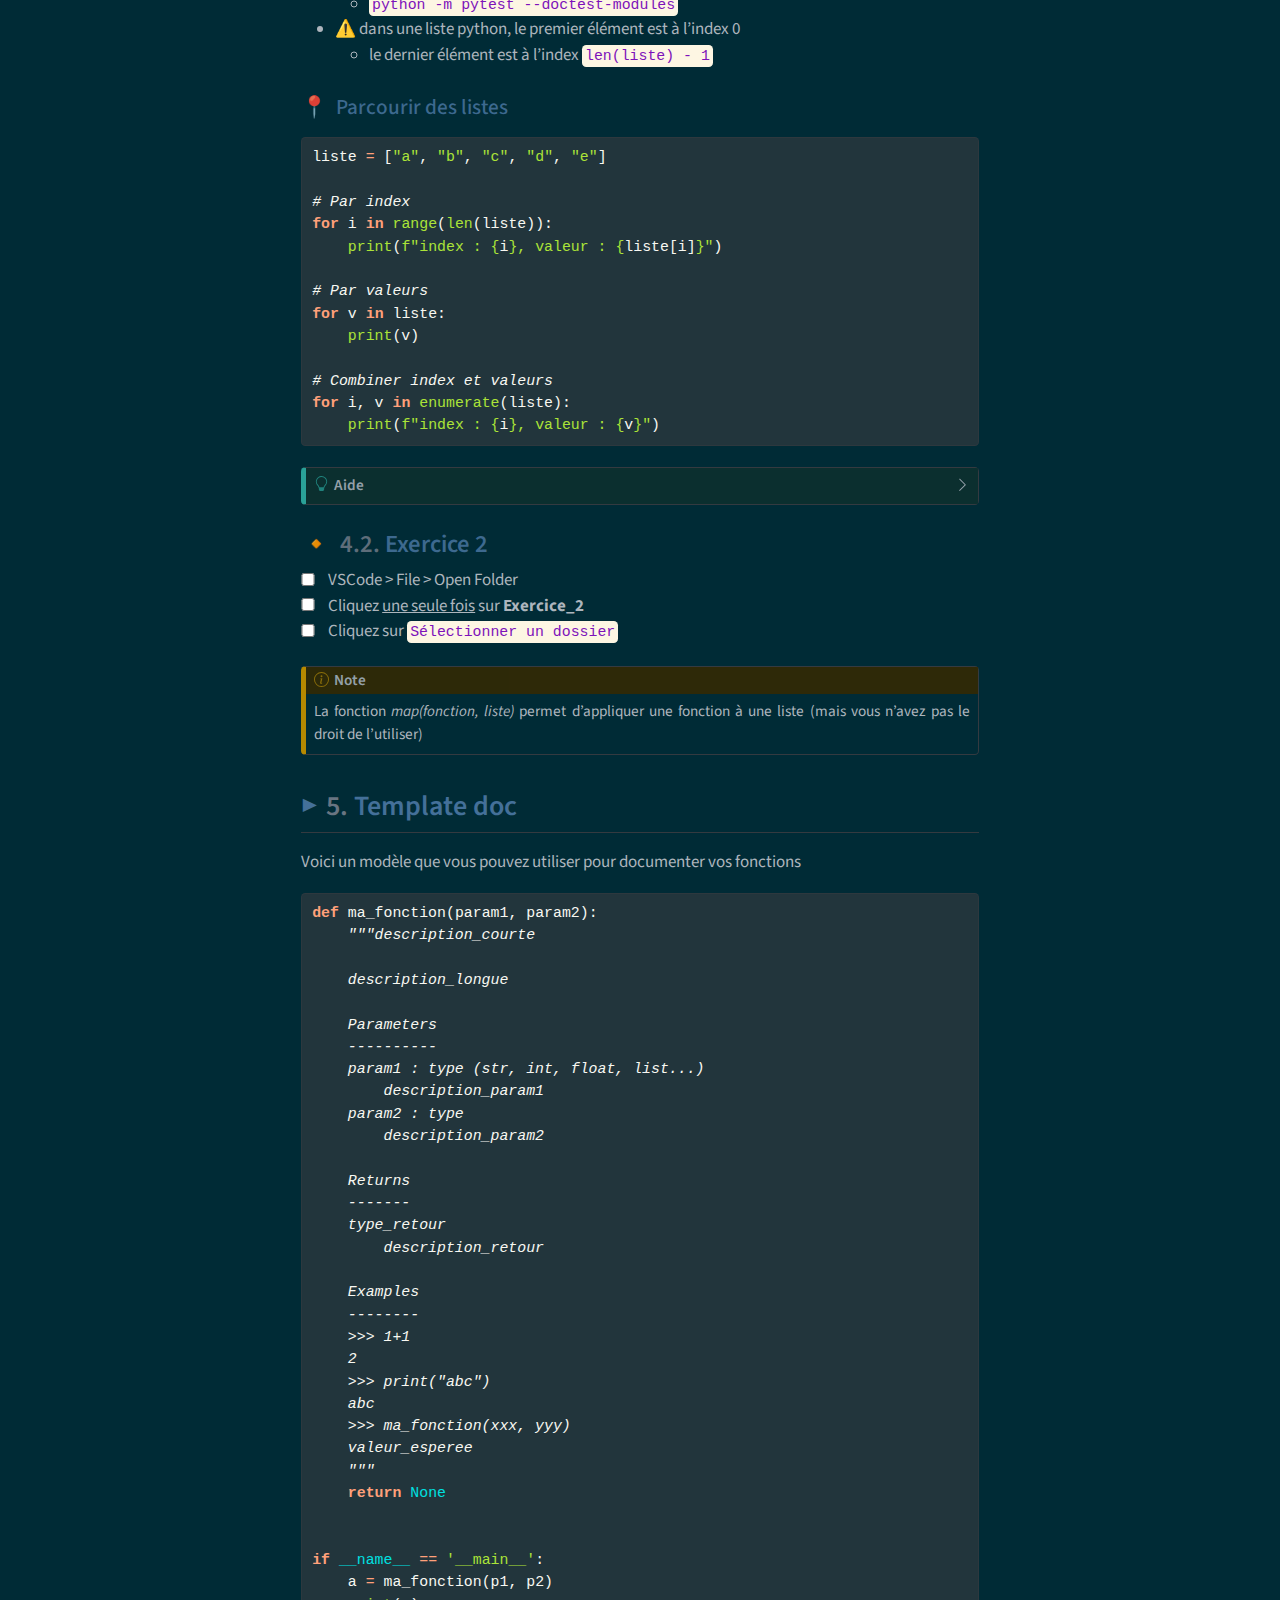
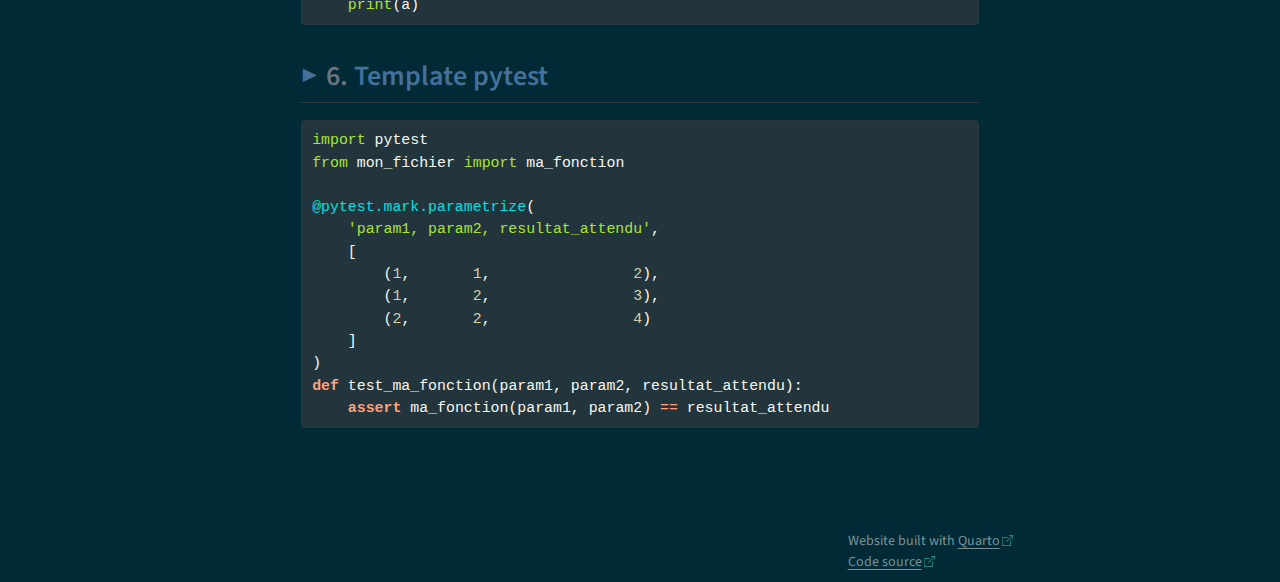
<file: doc/tp/tp3.html>
<!DOCTYPE html>
<html xmlns="http://www.w3.org/1999/xhtml" lang="en" xml:lang="en"><head>

<meta charset="utf-8">
<meta name="generator" content="quarto-1.4.551">

<meta name="viewport" content="width=device-width, initial-scale=1.0, user-scalable=yes">

<meta name="author" content="Ludovic Deneuville">
<meta name="description" content="Structures hétérogènes de données et tests">

<title>POO, doc et tests - POO, documentation et tests - TP3</title>
<style>
code{white-space: pre-wrap;}
span.smallcaps{font-variant: small-caps;}
div.columns{display: flex; gap: min(4vw, 1.5em);}
div.column{flex: auto; overflow-x: auto;}
div.hanging-indent{margin-left: 1.5em; text-indent: -1.5em;}
ul.task-list{list-style: none;}
ul.task-list li input[type="checkbox"] {
  width: 0.8em;
  margin: 0 0.8em 0.2em -1em; /* quarto-specific, see https://github.com/quarto-dev/quarto-cli/issues/4556 */ 
  vertical-align: middle;
}
/* CSS for syntax highlighting */
pre > code.sourceCode { white-space: pre; position: relative; }
pre > code.sourceCode > span { line-height: 1.25; }
pre > code.sourceCode > span:empty { height: 1.2em; }
.sourceCode { overflow: visible; }
code.sourceCode > span { color: inherit; text-decoration: inherit; }
div.sourceCode { margin: 1em 0; }
pre.sourceCode { margin: 0; }
@media screen {
div.sourceCode { overflow: auto; }
}
@media print {
pre > code.sourceCode { white-space: pre-wrap; }
pre > code.sourceCode > span { text-indent: -5em; padding-left: 5em; }
}
pre.numberSource code
  { counter-reset: source-line 0; }
pre.numberSource code > span
  { position: relative; left: -4em; counter-increment: source-line; }
pre.numberSource code > span > a:first-child::before
  { content: counter(source-line);
    position: relative; left: -1em; text-align: right; vertical-align: baseline;
    border: none; display: inline-block;
    -webkit-touch-callout: none; -webkit-user-select: none;
    -khtml-user-select: none; -moz-user-select: none;
    -ms-user-select: none; user-select: none;
    padding: 0 4px; width: 4em;
  }
pre.numberSource { margin-left: 3em;  padding-left: 4px; }
div.sourceCode
  {   }
@media screen {
pre > code.sourceCode > span > a:first-child::before { text-decoration: underline; }
}
</style>


<script src="../../site_libs/quarto-nav/quarto-nav.js"></script>
<script src="../../site_libs/quarto-nav/headroom.min.js"></script>
<script src="../../site_libs/clipboard/clipboard.min.js"></script>
<script src="../../site_libs/quarto-search/autocomplete.umd.js"></script>
<script src="../../site_libs/quarto-search/fuse.min.js"></script>
<script src="../../site_libs/quarto-search/quarto-search.js"></script>
<meta name="quarto:offset" content="../../">
<script src="../../site_libs/quarto-html/quarto.js"></script>
<script src="../../site_libs/quarto-html/popper.min.js"></script>
<script src="../../site_libs/quarto-html/tippy.umd.min.js"></script>
<script src="../../site_libs/quarto-html/anchor.min.js"></script>
<link href="../../site_libs/quarto-html/tippy.css" rel="stylesheet">
<link href="../../site_libs/quarto-html/quarto-syntax-highlighting.css" rel="stylesheet" class="quarto-color-scheme" id="quarto-text-highlighting-styles">
<link href="../../site_libs/quarto-html/quarto-syntax-highlighting-dark.css" rel="stylesheet" class="quarto-color-scheme quarto-color-alternate" id="quarto-text-highlighting-styles">
<script src="../../site_libs/bootstrap/bootstrap.min.js"></script>
<link href="../../site_libs/bootstrap/bootstrap-icons.css" rel="stylesheet">
<link href="../../site_libs/bootstrap/bootstrap.min.css" rel="stylesheet" class="quarto-color-scheme" id="quarto-bootstrap" data-mode="light">
<link href="../../site_libs/bootstrap/bootstrap-dark.min.css" rel="stylesheet" class="quarto-color-scheme quarto-color-alternate" id="quarto-bootstrap" data-mode="dark">
<script id="quarto-search-options" type="application/json">{
  "location": "navbar",
  "copy-button": false,
  "collapse-after": 3,
  "panel-placement": "end",
  "type": "overlay",
  "limit": 50,
  "keyboard-shortcut": [
    "f",
    "/",
    "s"
  ],
  "show-item-context": false,
  "language": {
    "search-no-results-text": "No results",
    "search-matching-documents-text": "matching documents",
    "search-copy-link-title": "Copy link to search",
    "search-hide-matches-text": "Hide additional matches",
    "search-more-match-text": "more match in this document",
    "search-more-matches-text": "more matches in this document",
    "search-clear-button-title": "Clear",
    "search-text-placeholder": "",
    "search-detached-cancel-button-title": "Cancel",
    "search-submit-button-title": "Submit",
    "search-label": "Search"
  }
}</script>


<link rel="stylesheet" href="../../styles.css">
</head>

<body class="floating nav-fixed">

<div id="quarto-search-results"></div>
  <header id="quarto-header" class="headroom fixed-top">
    <nav class="navbar navbar-expand-lg " data-bs-theme="dark">
      <div class="navbar-container container-fluid">
      <div class="navbar-brand-container mx-auto">
    <a class="navbar-brand" href="../../index.html">
    <span class="navbar-title">POO, doc et tests</span>
    </a>
  </div>
            <div id="quarto-search" class="" title="Search"></div>
          <button class="navbar-toggler" type="button" data-bs-toggle="collapse" data-bs-target="#navbarCollapse" aria-controls="navbarCollapse" aria-expanded="false" aria-label="Toggle navigation" onclick="if (window.quartoToggleHeadroom) { window.quartoToggleHeadroom(); }">
  <span class="navbar-toggler-icon"></span>
</button>
          <div class="collapse navbar-collapse" id="navbarCollapse">
            <ul class="navbar-nav navbar-nav-scroll me-auto">
  <li class="nav-item">
    <a class="nav-link" href="../../index.html"> 
<span class="menu-text">Home</span></a>
  </li>  
  <li class="nav-item dropdown ">
    <a class="nav-link dropdown-toggle" href="#" id="nav-menu-tp" role="button" data-bs-toggle="dropdown" aria-expanded="false">
 <span class="menu-text">TP</span>
    </a>
    <ul class="dropdown-menu" aria-labelledby="nav-menu-tp">    
        <li>
    <a class="dropdown-item" href="../../doc/tp/tp1.html">
 <span class="dropdown-text">TP n°1</span></a>
  </li>  
        <li>
    <a class="dropdown-item" href="../../doc/tp/tp2.html">
 <span class="dropdown-text">TP n°2</span></a>
  </li>  
        <li>
    <a class="dropdown-item" href="../../doc/tp/tp3.html">
 <span class="dropdown-text">TP n°3</span></a>
  </li>  
        <li>
    <a class="dropdown-item" href="../../doc/tp/tp4.html">
 <span class="dropdown-text">TP n°4</span></a>
  </li>  
        <li>
    <a class="dropdown-item" href="../../doc/tp/tp5.html">
 <span class="dropdown-text">TP n°5</span></a>
  </li>  
        <li>
    <a class="dropdown-item" href="../../doc/tp/tp6.html">
 <span class="dropdown-text">TP n°6</span></a>
  </li>  
    </ul>
  </li>
</ul>
            <ul class="navbar-nav navbar-nav-scroll ms-auto">
  <li class="nav-item compact">
    <a class="nav-link" href="https://github.com/ludo2ne/ENSAI-1A-POO-TP" target="_blank"> <i class="bi bi-github" role="img">
</i> 
<span class="menu-text"></span></a>
  </li>  
</ul>
          </div> <!-- /navcollapse -->
          <div class="quarto-navbar-tools">
  <a href="" class="quarto-color-scheme-toggle quarto-navigation-tool  px-1" onclick="window.quartoToggleColorScheme(); return false;" title="Toggle dark mode"><i class="bi"></i></a>
  <a href="" class="quarto-reader-toggle quarto-navigation-tool px-1" onclick="window.quartoToggleReader(); return false;" title="Toggle reader mode">
  <div class="quarto-reader-toggle-btn">
  <i class="bi"></i>
  </div>
</a>
</div>
      </div> <!-- /container-fluid -->
    </nav>
</header>
<!-- content -->
<div id="quarto-content" class="quarto-container page-columns page-rows-contents page-layout-article page-navbar">
<!-- sidebar -->
  <nav id="quarto-sidebar" class="sidebar collapse collapse-horizontal quarto-sidebar-collapse-item sidebar-navigation floating overflow-auto">
    <nav id="TOC" role="doc-toc" class="toc-active" data-toc-expanded="3">
    <h2 id="toc-title">On this page</h2>
   
  <ul>
  <li><a href="#créer-larborscence" id="toc-créer-larborscence" class="nav-link active" data-scroll-target="#créer-larborscence"><span class="header-section-number">1</span> Créer l’arborscence</a></li>
  <li><a href="#moodle" id="toc-moodle" class="nav-link" data-scroll-target="#moodle"><span class="header-section-number">2</span> Moodle</a></li>
  <li><a href="#visual-studio-code" id="toc-visual-studio-code" class="nav-link" data-scroll-target="#visual-studio-code"><span class="header-section-number">3</span> Visual Studio Code</a></li>
  <li><a href="#exercices" id="toc-exercices" class="nav-link" data-scroll-target="#exercices"><span class="header-section-number">4</span> Exercices</a>
  <ul class="collapse">
  <li><a href="#exercice-1" id="toc-exercice-1" class="nav-link" data-scroll-target="#exercice-1"><span class="header-section-number">4.1</span> Exercice 1</a></li>
  <li><a href="#exercice-2" id="toc-exercice-2" class="nav-link" data-scroll-target="#exercice-2"><span class="header-section-number">4.2</span> Exercice 2</a></li>
  </ul></li>
  <li><a href="#template-doc" id="toc-template-doc" class="nav-link" data-scroll-target="#template-doc"><span class="header-section-number">5</span> Template doc</a></li>
  <li><a href="#template-pytest" id="toc-template-pytest" class="nav-link" data-scroll-target="#template-pytest"><span class="header-section-number">6</span> Template pytest</a></li>
  </ul>
</nav>
</nav>
<div id="quarto-sidebar-glass" class="quarto-sidebar-collapse-item" data-bs-toggle="collapse" data-bs-target=".quarto-sidebar-collapse-item"></div>
<!-- margin-sidebar -->
    <div id="quarto-margin-sidebar" class="sidebar margin-sidebar">
    </div>
<!-- main -->
<main class="content" id="quarto-document-content">

<header id="title-block-header" class="quarto-title-block default">
<div class="quarto-title">
<h1 class="title">POO, documentation et tests - TP3</h1>
</div>

<div>
  <div class="description">
    Structures hétérogènes de données et tests
  </div>
</div>


<div class="quarto-title-meta">

    <div>
    <div class="quarto-title-meta-heading">Author</div>
    <div class="quarto-title-meta-contents">
             <p>Ludovic Deneuville </p>
          </div>
  </div>
    
  
    
  </div>
  


</header>


<section id="créer-larborscence" class="level2" data-number="1">
<h2 data-number="1" class="anchored" data-anchor-id="créer-larborscence"><span class="header-section-number">1</span> Créer l’arborscence</h2>
<pre><code>└── P
    └── Cours1A
        └── IPOO
            ├── TP1
            │   ├── Exercice_1
            │   │   └── ex.py
            │   ├── Exercice_2
            │   │   └── ex.py
            │   ├── ...
            │   └── Exercice_7
            │       └── ex.py
            ├── TP2
            │   ├── Exercice_1
            │   │   └── ex.py
            │   ├── Exercice_2
            │   ├── ...</code></pre>
<p>Pour prendre la bonne habitude de bien ranger vos fichiers, vous allez créer l’arborscence ci-dessus. Vous pouvez créer chaque dossier et fichier à la main, ou utiliser les commandes ci-dessous (<em>mkdir : make directory</em>):</p>
<ul class="task-list">
<li><label><input type="checkbox">Ouvrez <code>Git Bash</code></label>
<ul>
<li>Sur le bureau &gt; clic droit &gt; <strong>Git Bash here</strong></li>
</ul></li>
<li><label><input type="checkbox">Collez la commande suivante</label>
<ul>
<li><code>mkdir -p /p/Cours1A/IPOO/TP3/Exercice_{1..4}/</code></li>
<li>dans Git Bash : clic droit &gt; Paste ou MAJ + INSER</li>
</ul></li>
<li><label><input type="checkbox">Fermez <em>Git Bash</em></label></li>
</ul>
<div class="callout callout-style-default callout-warning callout-titled">
<div class="callout-header d-flex align-content-center">
<div class="callout-icon-container">
<i class="callout-icon"></i>
</div>
<div class="callout-title-container flex-fill">
Utilisez le lecteur <strong>P:</strong>
</div>
</div>
<div class="callout-body-container callout-body">
<p>Il est important de stocker vos fichiers dans votre lecteur <code>P:</code> et pas sur votre bureau ou votre disque <em>C:</em> car vos fichiers risqueraient de disparaitre !</p>
</div>
</div>
</section>
<section id="moodle" class="level2" data-number="2">
<h2 data-number="2" class="anchored" data-anchor-id="moodle"><span class="header-section-number">2</span> Moodle</h2>
<ul class="task-list">
<li><label><input type="checkbox">Aller sur la page du <a href="https://foad-moodle.ensai.fr/pluginfile.php/27913/mod_resource/content/3/TP3%20-%20Sujet.pdf" class="external" target="_blank">TP3</a></label></li>
<li><label><input type="checkbox">Ouvrez le sujet et enregistrez le dans <code>/p/Cours1A/IPOO/TP3</code></label></li>
</ul>
</section>
<section id="visual-studio-code" class="level2" data-number="3">
<h2 data-number="3" class="anchored" data-anchor-id="visual-studio-code"><span class="header-section-number">3</span> Visual Studio Code</h2>
<ul class="task-list">
<li><label><input type="checkbox">Ouvrez Visual Studio Code</label>
<ul class="task-list">
<li><label><input type="checkbox">File &gt; Open Folder</label></li>
<li><label><input type="checkbox">Cliquez <u>une seule fois</u> sur <strong>Exercice_1</strong></label></li>
<li><label><input type="checkbox">Cliquez sur <code>Sélectionner un dossier</code></label>
<ul>
<li>dans votre <em>Explorer</em> à gauche apparait l’arborescence des dossiers et fichiers de <strong>Exercice_1</strong></li>
</ul></li>
</ul></li>
</ul>
</section>
<section id="exercices" class="level2" data-number="4">
<h2 data-number="4" class="anchored" data-anchor-id="exercices"><span class="header-section-number">4</span> Exercices</h2>
<section id="exercice-1" class="level3" data-number="4.1">
<h3 data-number="4.1" class="anchored" data-anchor-id="exercice-1"><span class="header-section-number">4.1</span> Exercice 1</h3>
<ul>
<li>pour lancer les tests (en collant dans un terminal)
<ul>
<li><code>python -m pytest --doctest-modules</code></li>
</ul></li>
<li><span class="emoji" data-emoji="warning">⚠️</span> dans une liste python, le premier élément est à l’index 0
<ul>
<li>le dernier élément est à l’index <code>len(liste) - 1</code></li>
</ul></li>
</ul>
<section id="parcourir-des-listes" class="level4">
<h4 class="anchored" data-anchor-id="parcourir-des-listes">Parcourir des listes</h4>
<div class="sourceCode" id="cb2"><pre class="sourceCode python code-with-copy"><code class="sourceCode python"><span id="cb2-1"><a href="#cb2-1" aria-hidden="true" tabindex="-1"></a>liste <span class="op">=</span> [<span class="st">"a"</span>, <span class="st">"b"</span>, <span class="st">"c"</span>, <span class="st">"d"</span>, <span class="st">"e"</span>]</span>
<span id="cb2-2"><a href="#cb2-2" aria-hidden="true" tabindex="-1"></a></span>
<span id="cb2-3"><a href="#cb2-3" aria-hidden="true" tabindex="-1"></a><span class="co"># Par index</span></span>
<span id="cb2-4"><a href="#cb2-4" aria-hidden="true" tabindex="-1"></a><span class="cf">for</span> i <span class="kw">in</span> <span class="bu">range</span>(<span class="bu">len</span>(liste)):</span>
<span id="cb2-5"><a href="#cb2-5" aria-hidden="true" tabindex="-1"></a>    <span class="bu">print</span>(<span class="ss">f"index : </span><span class="sc">{</span>i<span class="sc">}</span><span class="ss">, valeur : </span><span class="sc">{</span>liste[i]<span class="sc">}</span><span class="ss">"</span>)</span>
<span id="cb2-6"><a href="#cb2-6" aria-hidden="true" tabindex="-1"></a></span>
<span id="cb2-7"><a href="#cb2-7" aria-hidden="true" tabindex="-1"></a><span class="co"># Par valeurs</span></span>
<span id="cb2-8"><a href="#cb2-8" aria-hidden="true" tabindex="-1"></a><span class="cf">for</span> v <span class="kw">in</span> liste:</span>
<span id="cb2-9"><a href="#cb2-9" aria-hidden="true" tabindex="-1"></a>    <span class="bu">print</span>(v)</span>
<span id="cb2-10"><a href="#cb2-10" aria-hidden="true" tabindex="-1"></a></span>
<span id="cb2-11"><a href="#cb2-11" aria-hidden="true" tabindex="-1"></a><span class="co"># Combiner index et valeurs</span></span>
<span id="cb2-12"><a href="#cb2-12" aria-hidden="true" tabindex="-1"></a><span class="cf">for</span> i, v <span class="kw">in</span> <span class="bu">enumerate</span>(liste):</span>
<span id="cb2-13"><a href="#cb2-13" aria-hidden="true" tabindex="-1"></a>    <span class="bu">print</span>(<span class="ss">f"index : </span><span class="sc">{</span>i<span class="sc">}</span><span class="ss">, valeur : </span><span class="sc">{</span>v<span class="sc">}</span><span class="ss">"</span>)</span></code><button title="Copy to Clipboard" class="code-copy-button"><i class="bi"></i></button></pre></div>
<div class="callout callout-style-default callout-tip callout-titled">
<div class="callout-header d-flex align-content-center" data-bs-toggle="collapse" data-bs-target=".callout-2-contents" aria-controls="callout-2" aria-expanded="false" aria-label="Toggle callout">
<div class="callout-icon-container">
<i class="callout-icon"></i>
</div>
<div class="callout-title-container flex-fill">
Aide
</div>
<div class="callout-btn-toggle d-inline-block border-0 py-1 ps-1 pe-0 float-end"><i class="callout-toggle"></i></div>
</div>
<div id="callout-2" class="callout-2-contents callout-collapse collapse">
<div class="callout-body-container callout-body">
<ul>
<li>pour écrire les tests, voir TP2 &gt; ex2</li>
<li>importer un module <span class="emoji" data-emoji="arrow_right">➡️</span> CM voir diapo 14</li>
<li>commencer à l’index 3 : <code>liste[3:]</code></li>
</ul>
</div>
</div>
</div>
</section>
</section>
<section id="exercice-2" class="level3" data-number="4.2">
<h3 data-number="4.2" class="anchored" data-anchor-id="exercice-2"><span class="header-section-number">4.2</span> Exercice 2</h3>
<ul class="task-list">
<li><label><input type="checkbox">VSCode &gt; File &gt; Open Folder</label></li>
<li><label><input type="checkbox">Cliquez <u>une seule fois</u> sur <strong>Exercice_2</strong></label></li>
<li><label><input type="checkbox">Cliquez sur <code>Sélectionner un dossier</code></label></li>
</ul>
<div class="callout callout-style-default callout-note callout-titled">
<div class="callout-header d-flex align-content-center">
<div class="callout-icon-container">
<i class="callout-icon"></i>
</div>
<div class="callout-title-container flex-fill">
Note
</div>
</div>
<div class="callout-body-container callout-body">
<p>La fonction <em>map(fonction, liste)</em> permet d’appliquer une fonction à une liste (mais vous n’avez pas le droit de l’utiliser)</p>
</div>
</div>
</section>
</section>
<section id="template-doc" class="level2" data-number="5">
<h2 data-number="5" class="anchored" data-anchor-id="template-doc"><span class="header-section-number">5</span> Template doc</h2>
<p>Voici un modèle que vous pouvez utiliser pour documenter vos fonctions</p>
<div class="sourceCode" id="cb3"><pre class="sourceCode python code-with-copy"><code class="sourceCode python"><span id="cb3-1"><a href="#cb3-1" aria-hidden="true" tabindex="-1"></a><span class="kw">def</span> ma_fonction(param1, param2):</span>
<span id="cb3-2"><a href="#cb3-2" aria-hidden="true" tabindex="-1"></a>    <span class="co">"""description_courte</span></span>
<span id="cb3-3"><a href="#cb3-3" aria-hidden="true" tabindex="-1"></a></span>
<span id="cb3-4"><a href="#cb3-4" aria-hidden="true" tabindex="-1"></a><span class="co">    description_longue</span></span>
<span id="cb3-5"><a href="#cb3-5" aria-hidden="true" tabindex="-1"></a></span>
<span id="cb3-6"><a href="#cb3-6" aria-hidden="true" tabindex="-1"></a><span class="co">    Parameters</span></span>
<span id="cb3-7"><a href="#cb3-7" aria-hidden="true" tabindex="-1"></a><span class="co">    ----------</span></span>
<span id="cb3-8"><a href="#cb3-8" aria-hidden="true" tabindex="-1"></a><span class="co">    param1 : type (str, int, float, list...)</span></span>
<span id="cb3-9"><a href="#cb3-9" aria-hidden="true" tabindex="-1"></a><span class="co">        description_param1</span></span>
<span id="cb3-10"><a href="#cb3-10" aria-hidden="true" tabindex="-1"></a><span class="co">    param2 : type</span></span>
<span id="cb3-11"><a href="#cb3-11" aria-hidden="true" tabindex="-1"></a><span class="co">        description_param2</span></span>
<span id="cb3-12"><a href="#cb3-12" aria-hidden="true" tabindex="-1"></a></span>
<span id="cb3-13"><a href="#cb3-13" aria-hidden="true" tabindex="-1"></a><span class="co">    Returns</span></span>
<span id="cb3-14"><a href="#cb3-14" aria-hidden="true" tabindex="-1"></a><span class="co">    -------</span></span>
<span id="cb3-15"><a href="#cb3-15" aria-hidden="true" tabindex="-1"></a><span class="co">    type_retour</span></span>
<span id="cb3-16"><a href="#cb3-16" aria-hidden="true" tabindex="-1"></a><span class="co">        description_retour</span></span>
<span id="cb3-17"><a href="#cb3-17" aria-hidden="true" tabindex="-1"></a></span>
<span id="cb3-18"><a href="#cb3-18" aria-hidden="true" tabindex="-1"></a><span class="co">    Examples</span></span>
<span id="cb3-19"><a href="#cb3-19" aria-hidden="true" tabindex="-1"></a><span class="co">    --------</span></span>
<span id="cb3-20"><a href="#cb3-20" aria-hidden="true" tabindex="-1"></a><span class="co">    &gt;&gt;&gt; 1+1</span></span>
<span id="cb3-21"><a href="#cb3-21" aria-hidden="true" tabindex="-1"></a><span class="co">    2</span></span>
<span id="cb3-22"><a href="#cb3-22" aria-hidden="true" tabindex="-1"></a><span class="co">    &gt;&gt;&gt; print("abc")</span></span>
<span id="cb3-23"><a href="#cb3-23" aria-hidden="true" tabindex="-1"></a><span class="co">    abc</span></span>
<span id="cb3-24"><a href="#cb3-24" aria-hidden="true" tabindex="-1"></a><span class="co">    &gt;&gt;&gt; ma_fonction(xxx, yyy)</span></span>
<span id="cb3-25"><a href="#cb3-25" aria-hidden="true" tabindex="-1"></a><span class="co">    valeur_esperee</span></span>
<span id="cb3-26"><a href="#cb3-26" aria-hidden="true" tabindex="-1"></a><span class="co">    """</span></span>
<span id="cb3-27"><a href="#cb3-27" aria-hidden="true" tabindex="-1"></a>    <span class="cf">return</span> <span class="va">None</span></span>
<span id="cb3-28"><a href="#cb3-28" aria-hidden="true" tabindex="-1"></a></span>
<span id="cb3-29"><a href="#cb3-29" aria-hidden="true" tabindex="-1"></a></span>
<span id="cb3-30"><a href="#cb3-30" aria-hidden="true" tabindex="-1"></a><span class="cf">if</span> <span class="va">__name__</span> <span class="op">==</span> <span class="st">'__main__'</span>:</span>
<span id="cb3-31"><a href="#cb3-31" aria-hidden="true" tabindex="-1"></a>    a <span class="op">=</span> ma_fonction(p1, p2)</span>
<span id="cb3-32"><a href="#cb3-32" aria-hidden="true" tabindex="-1"></a>    <span class="bu">print</span>(a)</span></code><button title="Copy to Clipboard" class="code-copy-button"><i class="bi"></i></button></pre></div>
</section>
<section id="template-pytest" class="level2" data-number="6">
<h2 data-number="6" class="anchored" data-anchor-id="template-pytest"><span class="header-section-number">6</span> Template pytest</h2>
<div class="sourceCode" id="cb4"><pre class="sourceCode python code-with-copy"><code class="sourceCode python"><span id="cb4-1"><a href="#cb4-1" aria-hidden="true" tabindex="-1"></a><span class="im">import</span> pytest</span>
<span id="cb4-2"><a href="#cb4-2" aria-hidden="true" tabindex="-1"></a><span class="im">from</span> mon_fichier <span class="im">import</span> ma_fonction</span>
<span id="cb4-3"><a href="#cb4-3" aria-hidden="true" tabindex="-1"></a></span>
<span id="cb4-4"><a href="#cb4-4" aria-hidden="true" tabindex="-1"></a><span class="at">@pytest.mark.parametrize</span>(</span>
<span id="cb4-5"><a href="#cb4-5" aria-hidden="true" tabindex="-1"></a>    <span class="st">'param1, param2, resultat_attendu'</span>,</span>
<span id="cb4-6"><a href="#cb4-6" aria-hidden="true" tabindex="-1"></a>    [</span>
<span id="cb4-7"><a href="#cb4-7" aria-hidden="true" tabindex="-1"></a>        (<span class="dv">1</span>,       <span class="dv">1</span>,                <span class="dv">2</span>),</span>
<span id="cb4-8"><a href="#cb4-8" aria-hidden="true" tabindex="-1"></a>        (<span class="dv">1</span>,       <span class="dv">2</span>,                <span class="dv">3</span>),</span>
<span id="cb4-9"><a href="#cb4-9" aria-hidden="true" tabindex="-1"></a>        (<span class="dv">2</span>,       <span class="dv">2</span>,                <span class="dv">4</span>)</span>
<span id="cb4-10"><a href="#cb4-10" aria-hidden="true" tabindex="-1"></a>    ]</span>
<span id="cb4-11"><a href="#cb4-11" aria-hidden="true" tabindex="-1"></a>)</span>
<span id="cb4-12"><a href="#cb4-12" aria-hidden="true" tabindex="-1"></a><span class="kw">def</span> test_ma_fonction(param1, param2, resultat_attendu):</span>
<span id="cb4-13"><a href="#cb4-13" aria-hidden="true" tabindex="-1"></a>    <span class="cf">assert</span> ma_fonction(param1, param2) <span class="op">==</span> resultat_attendu</span></code><button title="Copy to Clipboard" class="code-copy-button"><i class="bi"></i></button></pre></div>


</section>

</main> <!-- /main -->
<script id="quarto-html-after-body" type="application/javascript">
window.document.addEventListener("DOMContentLoaded", function (event) {
  const toggleBodyColorMode = (bsSheetEl) => {
    const mode = bsSheetEl.getAttribute("data-mode");
    const bodyEl = window.document.querySelector("body");
    if (mode === "dark") {
      bodyEl.classList.add("quarto-dark");
      bodyEl.classList.remove("quarto-light");
    } else {
      bodyEl.classList.add("quarto-light");
      bodyEl.classList.remove("quarto-dark");
    }
  }
  const toggleBodyColorPrimary = () => {
    const bsSheetEl = window.document.querySelector("link#quarto-bootstrap");
    if (bsSheetEl) {
      toggleBodyColorMode(bsSheetEl);
    }
  }
  toggleBodyColorPrimary();  
  const disableStylesheet = (stylesheets) => {
    for (let i=0; i < stylesheets.length; i++) {
      const stylesheet = stylesheets[i];
      stylesheet.rel = 'prefetch';
    }
  }
  const enableStylesheet = (stylesheets) => {
    for (let i=0; i < stylesheets.length; i++) {
      const stylesheet = stylesheets[i];
      stylesheet.rel = 'stylesheet';
    }
  }
  const manageTransitions = (selector, allowTransitions) => {
    const els = window.document.querySelectorAll(selector);
    for (let i=0; i < els.length; i++) {
      const el = els[i];
      if (allowTransitions) {
        el.classList.remove('notransition');
      } else {
        el.classList.add('notransition');
      }
    }
  }
  const toggleGiscusIfUsed = (isAlternate, darkModeDefault) => {
    const baseTheme = document.querySelector('#giscus-base-theme')?.value ?? 'light';
    const alternateTheme = document.querySelector('#giscus-alt-theme')?.value ?? 'dark';
    let newTheme = '';
    if(darkModeDefault) {
      newTheme = isAlternate ? baseTheme : alternateTheme;
    } else {
      newTheme = isAlternate ? alternateTheme : baseTheme;
    }
    const changeGiscusTheme = () => {
      // From: https://github.com/giscus/giscus/issues/336
      const sendMessage = (message) => {
        const iframe = document.querySelector('iframe.giscus-frame');
        if (!iframe) return;
        iframe.contentWindow.postMessage({ giscus: message }, 'https://giscus.app');
      }
      sendMessage({
        setConfig: {
          theme: newTheme
        }
      });
    }
    const isGiscussLoaded = window.document.querySelector('iframe.giscus-frame') !== null;
    if (isGiscussLoaded) {
      changeGiscusTheme();
    }
  }
  const toggleColorMode = (alternate) => {
    // Switch the stylesheets
    const alternateStylesheets = window.document.querySelectorAll('link.quarto-color-scheme.quarto-color-alternate');
    manageTransitions('#quarto-margin-sidebar .nav-link', false);
    if (alternate) {
      enableStylesheet(alternateStylesheets);
      for (const sheetNode of alternateStylesheets) {
        if (sheetNode.id === "quarto-bootstrap") {
          toggleBodyColorMode(sheetNode);
        }
      }
    } else {
      disableStylesheet(alternateStylesheets);
      toggleBodyColorPrimary();
    }
    manageTransitions('#quarto-margin-sidebar .nav-link', true);
    // Switch the toggles
    const toggles = window.document.querySelectorAll('.quarto-color-scheme-toggle');
    for (let i=0; i < toggles.length; i++) {
      const toggle = toggles[i];
      if (toggle) {
        if (alternate) {
          toggle.classList.add("alternate");     
        } else {
          toggle.classList.remove("alternate");
        }
      }
    }
    // Hack to workaround the fact that safari doesn't
    // properly recolor the scrollbar when toggling (#1455)
    if (navigator.userAgent.indexOf('Safari') > 0 && navigator.userAgent.indexOf('Chrome') == -1) {
      manageTransitions("body", false);
      window.scrollTo(0, 1);
      setTimeout(() => {
        window.scrollTo(0, 0);
        manageTransitions("body", true);
      }, 40);  
    }
  }
  const isFileUrl = () => { 
    return window.location.protocol === 'file:';
  }
  const hasAlternateSentinel = () => {  
    let styleSentinel = getColorSchemeSentinel();
    if (styleSentinel !== null) {
      return styleSentinel === "alternate";
    } else {
      return false;
    }
  }
  const setStyleSentinel = (alternate) => {
    const value = alternate ? "alternate" : "default";
    if (!isFileUrl()) {
      window.localStorage.setItem("quarto-color-scheme", value);
    } else {
      localAlternateSentinel = value;
    }
  }
  const getColorSchemeSentinel = () => {
    if (!isFileUrl()) {
      const storageValue = window.localStorage.getItem("quarto-color-scheme");
      return storageValue != null ? storageValue : localAlternateSentinel;
    } else {
      return localAlternateSentinel;
    }
  }
  const darkModeDefault = true;
  let localAlternateSentinel = darkModeDefault ? 'alternate' : 'default';
  // Dark / light mode switch
  window.quartoToggleColorScheme = () => {
    // Read the current dark / light value 
    let toAlternate = !hasAlternateSentinel();
    toggleColorMode(toAlternate);
    setStyleSentinel(toAlternate);
    toggleGiscusIfUsed(toAlternate, darkModeDefault);
  };
  // Ensure there is a toggle, if there isn't float one in the top right
  if (window.document.querySelector('.quarto-color-scheme-toggle') === null) {
    const a = window.document.createElement('a');
    a.classList.add('top-right');
    a.classList.add('quarto-color-scheme-toggle');
    a.href = "";
    a.onclick = function() { try { window.quartoToggleColorScheme(); } catch {} return false; };
    const i = window.document.createElement("i");
    i.classList.add('bi');
    a.appendChild(i);
    window.document.body.appendChild(a);
  }
  // Switch to dark mode if need be
  if (hasAlternateSentinel()) {
    toggleColorMode(true);
  } else {
    toggleColorMode(false);
  }
  const icon = "";
  const anchorJS = new window.AnchorJS();
  anchorJS.options = {
    placement: 'right',
    icon: icon
  };
  anchorJS.add('.anchored');
  const isCodeAnnotation = (el) => {
    for (const clz of el.classList) {
      if (clz.startsWith('code-annotation-')) {                     
        return true;
      }
    }
    return false;
  }
  const clipboard = new window.ClipboardJS('.code-copy-button', {
    text: function(trigger) {
      const codeEl = trigger.previousElementSibling.cloneNode(true);
      for (const childEl of codeEl.children) {
        if (isCodeAnnotation(childEl)) {
          childEl.remove();
        }
      }
      return codeEl.innerText;
    }
  });
  clipboard.on('success', function(e) {
    // button target
    const button = e.trigger;
    // don't keep focus
    button.blur();
    // flash "checked"
    button.classList.add('code-copy-button-checked');
    var currentTitle = button.getAttribute("title");
    button.setAttribute("title", "Copied!");
    let tooltip;
    if (window.bootstrap) {
      button.setAttribute("data-bs-toggle", "tooltip");
      button.setAttribute("data-bs-placement", "left");
      button.setAttribute("data-bs-title", "Copied!");
      tooltip = new bootstrap.Tooltip(button, 
        { trigger: "manual", 
          customClass: "code-copy-button-tooltip",
          offset: [0, -8]});
      tooltip.show();    
    }
    setTimeout(function() {
      if (tooltip) {
        tooltip.hide();
        button.removeAttribute("data-bs-title");
        button.removeAttribute("data-bs-toggle");
        button.removeAttribute("data-bs-placement");
      }
      button.setAttribute("title", currentTitle);
      button.classList.remove('code-copy-button-checked');
    }, 1000);
    // clear code selection
    e.clearSelection();
  });
    var localhostRegex = new RegExp(/^(?:http|https):\/\/localhost\:?[0-9]*\//);
    var mailtoRegex = new RegExp(/^mailto:/);
      var filterRegex = new RegExp("https:\/\/ludo2ne\.github\.io\/ENSAI-1A-POO-TP\/");
    var isInternal = (href) => {
        return filterRegex.test(href) || localhostRegex.test(href) || mailtoRegex.test(href);
    }
    // Inspect non-navigation links and adorn them if external
 	var links = window.document.querySelectorAll('a[href]:not(.nav-link):not(.navbar-brand):not(.toc-action):not(.sidebar-link):not(.sidebar-item-toggle):not(.pagination-link):not(.no-external):not([aria-hidden]):not(.dropdown-item):not(.quarto-navigation-tool)');
    for (var i=0; i<links.length; i++) {
      const link = links[i];
      if (!isInternal(link.href)) {
        // undo the damage that might have been done by quarto-nav.js in the case of
        // links that we want to consider external
        if (link.dataset.originalHref !== undefined) {
          link.href = link.dataset.originalHref;
        }
      }
    }
  function tippyHover(el, contentFn, onTriggerFn, onUntriggerFn) {
    const config = {
      allowHTML: true,
      maxWidth: 500,
      delay: 100,
      arrow: false,
      appendTo: function(el) {
          return el.parentElement;
      },
      interactive: true,
      interactiveBorder: 10,
      theme: 'quarto',
      placement: 'bottom-start',
    };
    if (contentFn) {
      config.content = contentFn;
    }
    if (onTriggerFn) {
      config.onTrigger = onTriggerFn;
    }
    if (onUntriggerFn) {
      config.onUntrigger = onUntriggerFn;
    }
    window.tippy(el, config); 
  }
  const noterefs = window.document.querySelectorAll('a[role="doc-noteref"]');
  for (var i=0; i<noterefs.length; i++) {
    const ref = noterefs[i];
    tippyHover(ref, function() {
      // use id or data attribute instead here
      let href = ref.getAttribute('data-footnote-href') || ref.getAttribute('href');
      try { href = new URL(href).hash; } catch {}
      const id = href.replace(/^#\/?/, "");
      const note = window.document.getElementById(id);
      if (note) {
        return note.innerHTML;
      } else {
        return "";
      }
    });
  }
  const xrefs = window.document.querySelectorAll('a.quarto-xref');
  const processXRef = (id, note) => {
    // Strip column container classes
    const stripColumnClz = (el) => {
      el.classList.remove("page-full", "page-columns");
      if (el.children) {
        for (const child of el.children) {
          stripColumnClz(child);
        }
      }
    }
    stripColumnClz(note)
    if (id === null || id.startsWith('sec-')) {
      // Special case sections, only their first couple elements
      const container = document.createElement("div");
      if (note.children && note.children.length > 2) {
        container.appendChild(note.children[0].cloneNode(true));
        for (let i = 1; i < note.children.length; i++) {
          const child = note.children[i];
          if (child.tagName === "P" && child.innerText === "") {
            continue;
          } else {
            container.appendChild(child.cloneNode(true));
            break;
          }
        }
        if (window.Quarto?.typesetMath) {
          window.Quarto.typesetMath(container);
        }
        return container.innerHTML
      } else {
        if (window.Quarto?.typesetMath) {
          window.Quarto.typesetMath(note);
        }
        return note.innerHTML;
      }
    } else {
      // Remove any anchor links if they are present
      const anchorLink = note.querySelector('a.anchorjs-link');
      if (anchorLink) {
        anchorLink.remove();
      }
      if (window.Quarto?.typesetMath) {
        window.Quarto.typesetMath(note);
      }
      // TODO in 1.5, we should make sure this works without a callout special case
      if (note.classList.contains("callout")) {
        return note.outerHTML;
      } else {
        return note.innerHTML;
      }
    }
  }
  for (var i=0; i<xrefs.length; i++) {
    const xref = xrefs[i];
    tippyHover(xref, undefined, function(instance) {
      instance.disable();
      let url = xref.getAttribute('href');
      let hash = undefined; 
      if (url.startsWith('#')) {
        hash = url;
      } else {
        try { hash = new URL(url).hash; } catch {}
      }
      if (hash) {
        const id = hash.replace(/^#\/?/, "");
        const note = window.document.getElementById(id);
        if (note !== null) {
          try {
            const html = processXRef(id, note.cloneNode(true));
            instance.setContent(html);
          } finally {
            instance.enable();
            instance.show();
          }
        } else {
          // See if we can fetch this
          fetch(url.split('#')[0])
          .then(res => res.text())
          .then(html => {
            const parser = new DOMParser();
            const htmlDoc = parser.parseFromString(html, "text/html");
            const note = htmlDoc.getElementById(id);
            if (note !== null) {
              const html = processXRef(id, note);
              instance.setContent(html);
            } 
          }).finally(() => {
            instance.enable();
            instance.show();
          });
        }
      } else {
        // See if we can fetch a full url (with no hash to target)
        // This is a special case and we should probably do some content thinning / targeting
        fetch(url)
        .then(res => res.text())
        .then(html => {
          const parser = new DOMParser();
          const htmlDoc = parser.parseFromString(html, "text/html");
          const note = htmlDoc.querySelector('main.content');
          if (note !== null) {
            // This should only happen for chapter cross references
            // (since there is no id in the URL)
            // remove the first header
            if (note.children.length > 0 && note.children[0].tagName === "HEADER") {
              note.children[0].remove();
            }
            const html = processXRef(null, note);
            instance.setContent(html);
          } 
        }).finally(() => {
          instance.enable();
          instance.show();
        });
      }
    }, function(instance) {
    });
  }
      let selectedAnnoteEl;
      const selectorForAnnotation = ( cell, annotation) => {
        let cellAttr = 'data-code-cell="' + cell + '"';
        let lineAttr = 'data-code-annotation="' +  annotation + '"';
        const selector = 'span[' + cellAttr + '][' + lineAttr + ']';
        return selector;
      }
      const selectCodeLines = (annoteEl) => {
        const doc = window.document;
        const targetCell = annoteEl.getAttribute("data-target-cell");
        const targetAnnotation = annoteEl.getAttribute("data-target-annotation");
        const annoteSpan = window.document.querySelector(selectorForAnnotation(targetCell, targetAnnotation));
        const lines = annoteSpan.getAttribute("data-code-lines").split(",");
        const lineIds = lines.map((line) => {
          return targetCell + "-" + line;
        })
        let top = null;
        let height = null;
        let parent = null;
        if (lineIds.length > 0) {
            //compute the position of the single el (top and bottom and make a div)
            const el = window.document.getElementById(lineIds[0]);
            top = el.offsetTop;
            height = el.offsetHeight;
            parent = el.parentElement.parentElement;
          if (lineIds.length > 1) {
            const lastEl = window.document.getElementById(lineIds[lineIds.length - 1]);
            const bottom = lastEl.offsetTop + lastEl.offsetHeight;
            height = bottom - top;
          }
          if (top !== null && height !== null && parent !== null) {
            // cook up a div (if necessary) and position it 
            let div = window.document.getElementById("code-annotation-line-highlight");
            if (div === null) {
              div = window.document.createElement("div");
              div.setAttribute("id", "code-annotation-line-highlight");
              div.style.position = 'absolute';
              parent.appendChild(div);
            }
            div.style.top = top - 2 + "px";
            div.style.height = height + 4 + "px";
            div.style.left = 0;
            let gutterDiv = window.document.getElementById("code-annotation-line-highlight-gutter");
            if (gutterDiv === null) {
              gutterDiv = window.document.createElement("div");
              gutterDiv.setAttribute("id", "code-annotation-line-highlight-gutter");
              gutterDiv.style.position = 'absolute';
              const codeCell = window.document.getElementById(targetCell);
              const gutter = codeCell.querySelector('.code-annotation-gutter');
              gutter.appendChild(gutterDiv);
            }
            gutterDiv.style.top = top - 2 + "px";
            gutterDiv.style.height = height + 4 + "px";
          }
          selectedAnnoteEl = annoteEl;
        }
      };
      const unselectCodeLines = () => {
        const elementsIds = ["code-annotation-line-highlight", "code-annotation-line-highlight-gutter"];
        elementsIds.forEach((elId) => {
          const div = window.document.getElementById(elId);
          if (div) {
            div.remove();
          }
        });
        selectedAnnoteEl = undefined;
      };
        // Handle positioning of the toggle
    window.addEventListener(
      "resize",
      throttle(() => {
        elRect = undefined;
        if (selectedAnnoteEl) {
          selectCodeLines(selectedAnnoteEl);
        }
      }, 10)
    );
    function throttle(fn, ms) {
    let throttle = false;
    let timer;
      return (...args) => {
        if(!throttle) { // first call gets through
            fn.apply(this, args);
            throttle = true;
        } else { // all the others get throttled
            if(timer) clearTimeout(timer); // cancel #2
            timer = setTimeout(() => {
              fn.apply(this, args);
              timer = throttle = false;
            }, ms);
        }
      };
    }
      // Attach click handler to the DT
      const annoteDls = window.document.querySelectorAll('dt[data-target-cell]');
      for (const annoteDlNode of annoteDls) {
        annoteDlNode.addEventListener('click', (event) => {
          const clickedEl = event.target;
          if (clickedEl !== selectedAnnoteEl) {
            unselectCodeLines();
            const activeEl = window.document.querySelector('dt[data-target-cell].code-annotation-active');
            if (activeEl) {
              activeEl.classList.remove('code-annotation-active');
            }
            selectCodeLines(clickedEl);
            clickedEl.classList.add('code-annotation-active');
          } else {
            // Unselect the line
            unselectCodeLines();
            clickedEl.classList.remove('code-annotation-active');
          }
        });
      }
  const findCites = (el) => {
    const parentEl = el.parentElement;
    if (parentEl) {
      const cites = parentEl.dataset.cites;
      if (cites) {
        return {
          el,
          cites: cites.split(' ')
        };
      } else {
        return findCites(el.parentElement)
      }
    } else {
      return undefined;
    }
  };
  var bibliorefs = window.document.querySelectorAll('a[role="doc-biblioref"]');
  for (var i=0; i<bibliorefs.length; i++) {
    const ref = bibliorefs[i];
    const citeInfo = findCites(ref);
    if (citeInfo) {
      tippyHover(citeInfo.el, function() {
        var popup = window.document.createElement('div');
        citeInfo.cites.forEach(function(cite) {
          var citeDiv = window.document.createElement('div');
          citeDiv.classList.add('hanging-indent');
          citeDiv.classList.add('csl-entry');
          var biblioDiv = window.document.getElementById('ref-' + cite);
          if (biblioDiv) {
            citeDiv.innerHTML = biblioDiv.innerHTML;
          }
          popup.appendChild(citeDiv);
        });
        return popup.innerHTML;
      });
    }
  }
});
</script>
</div> <!-- /content -->
<footer class="footer">
  <div class="nav-footer">
    <div class="nav-footer-left">
      &nbsp;
    </div>   
    <div class="nav-footer-center">
      &nbsp;
    </div>
    <div class="nav-footer-right">
<p>Website built with <a href="https://quarto.org/" class="external" target="_blank">Quarto</a> <br> <a href="https://github.com/ludo2ne/ENSAI-1A-POO-TP" class="external" target="_blank">Code source</a></p>
</div>
  </div>
</footer>




</body></html>
</file>
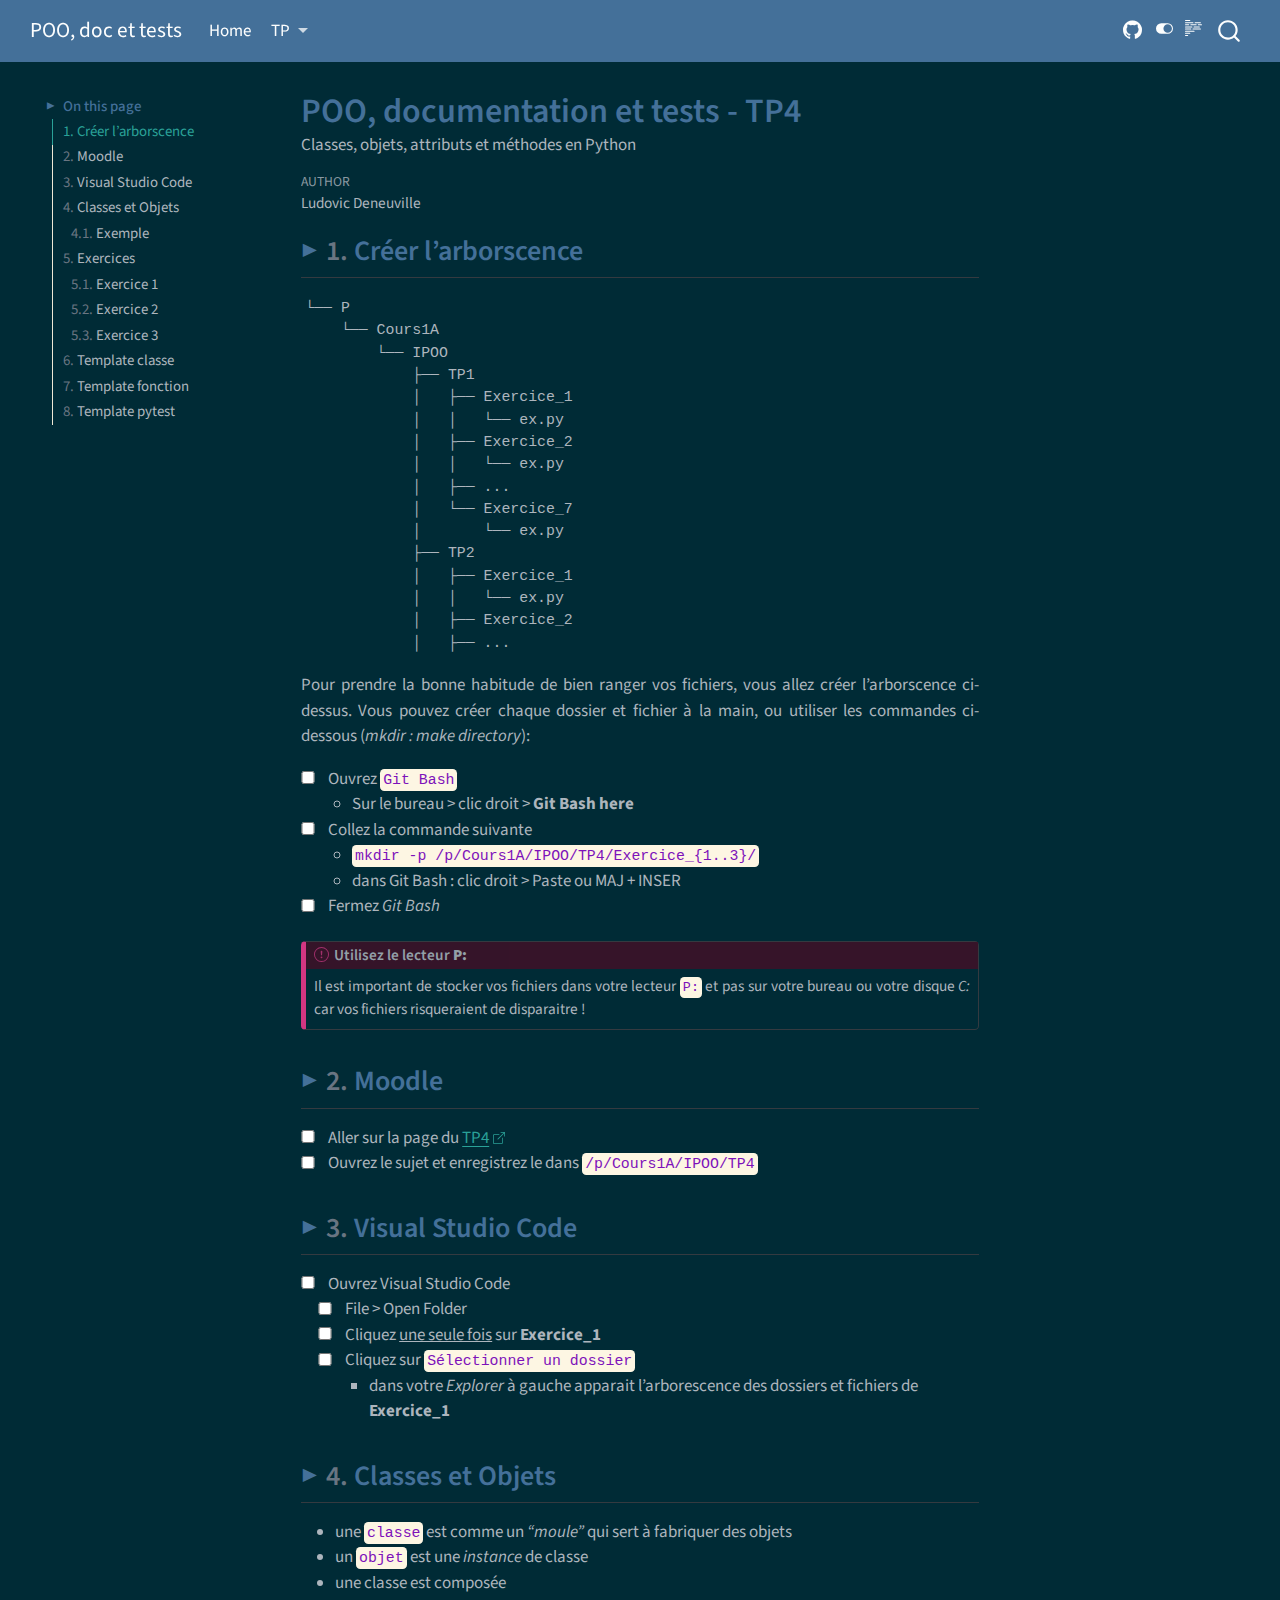
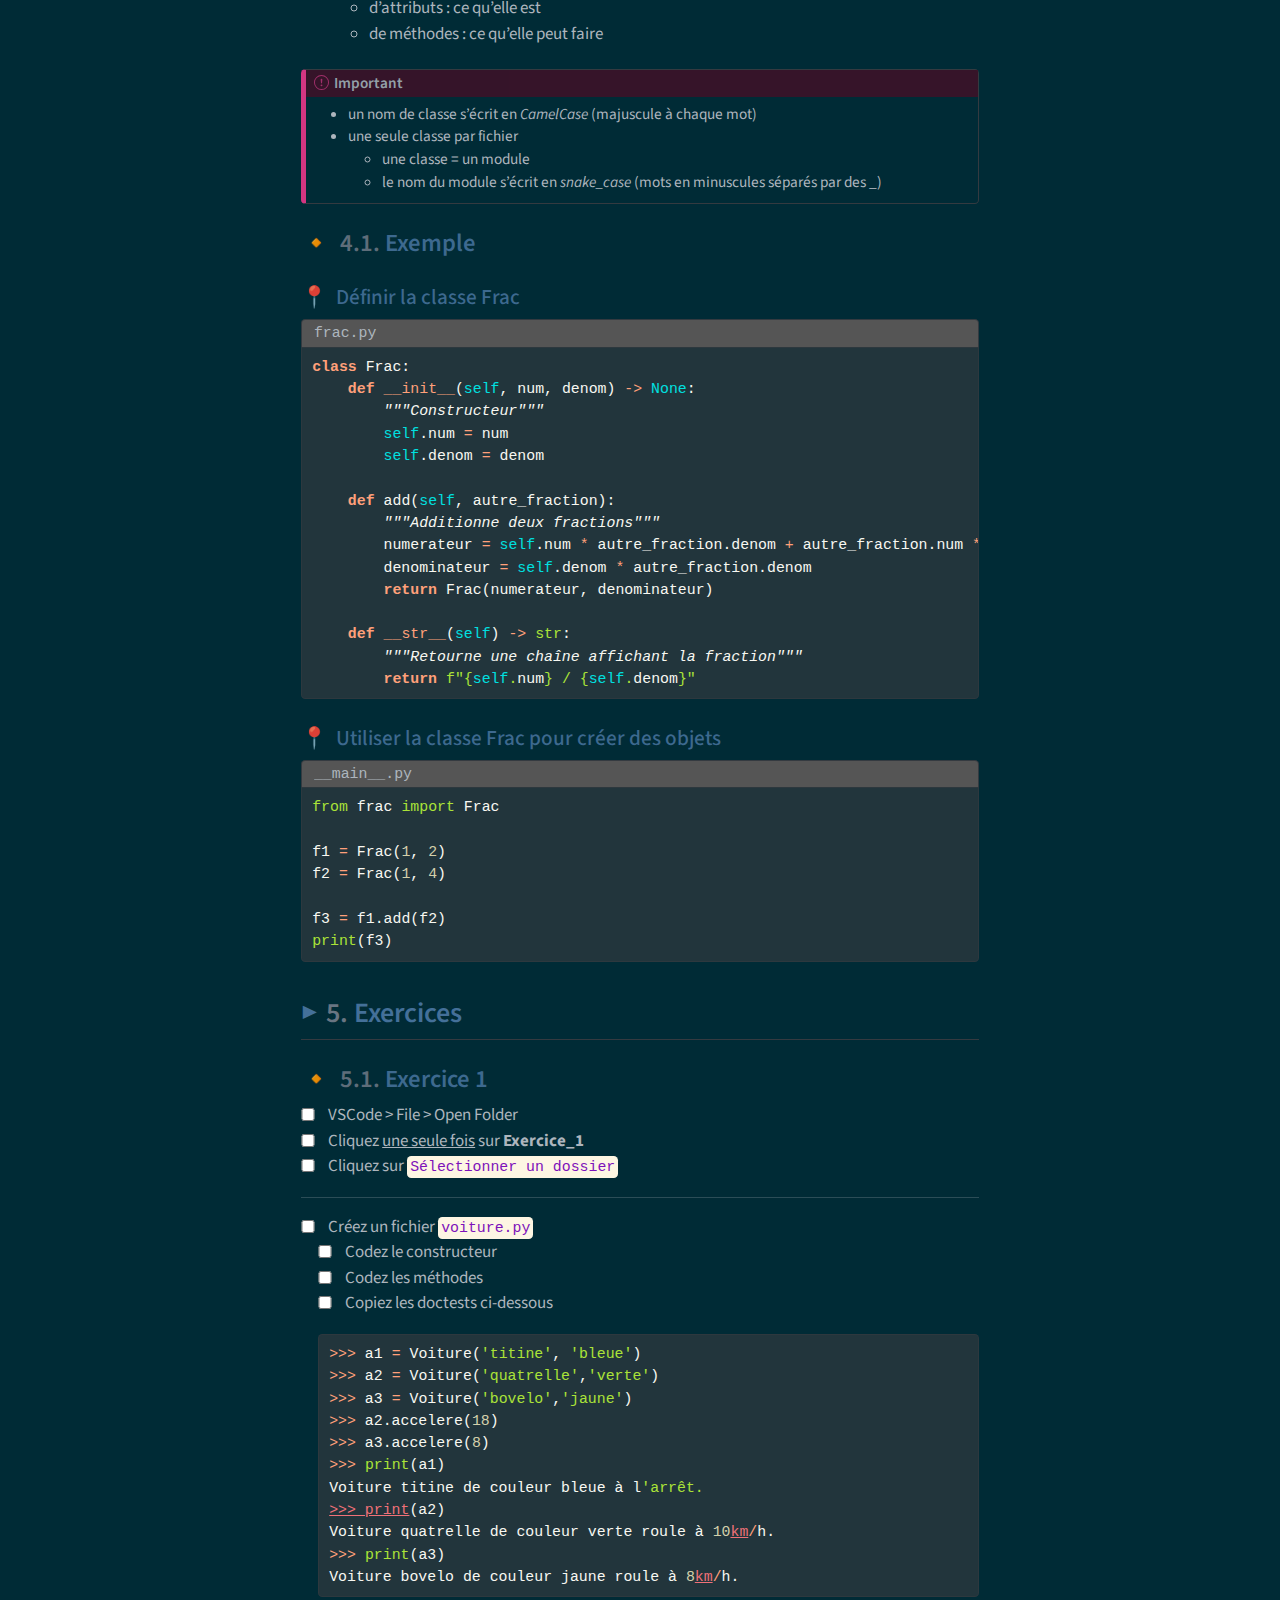
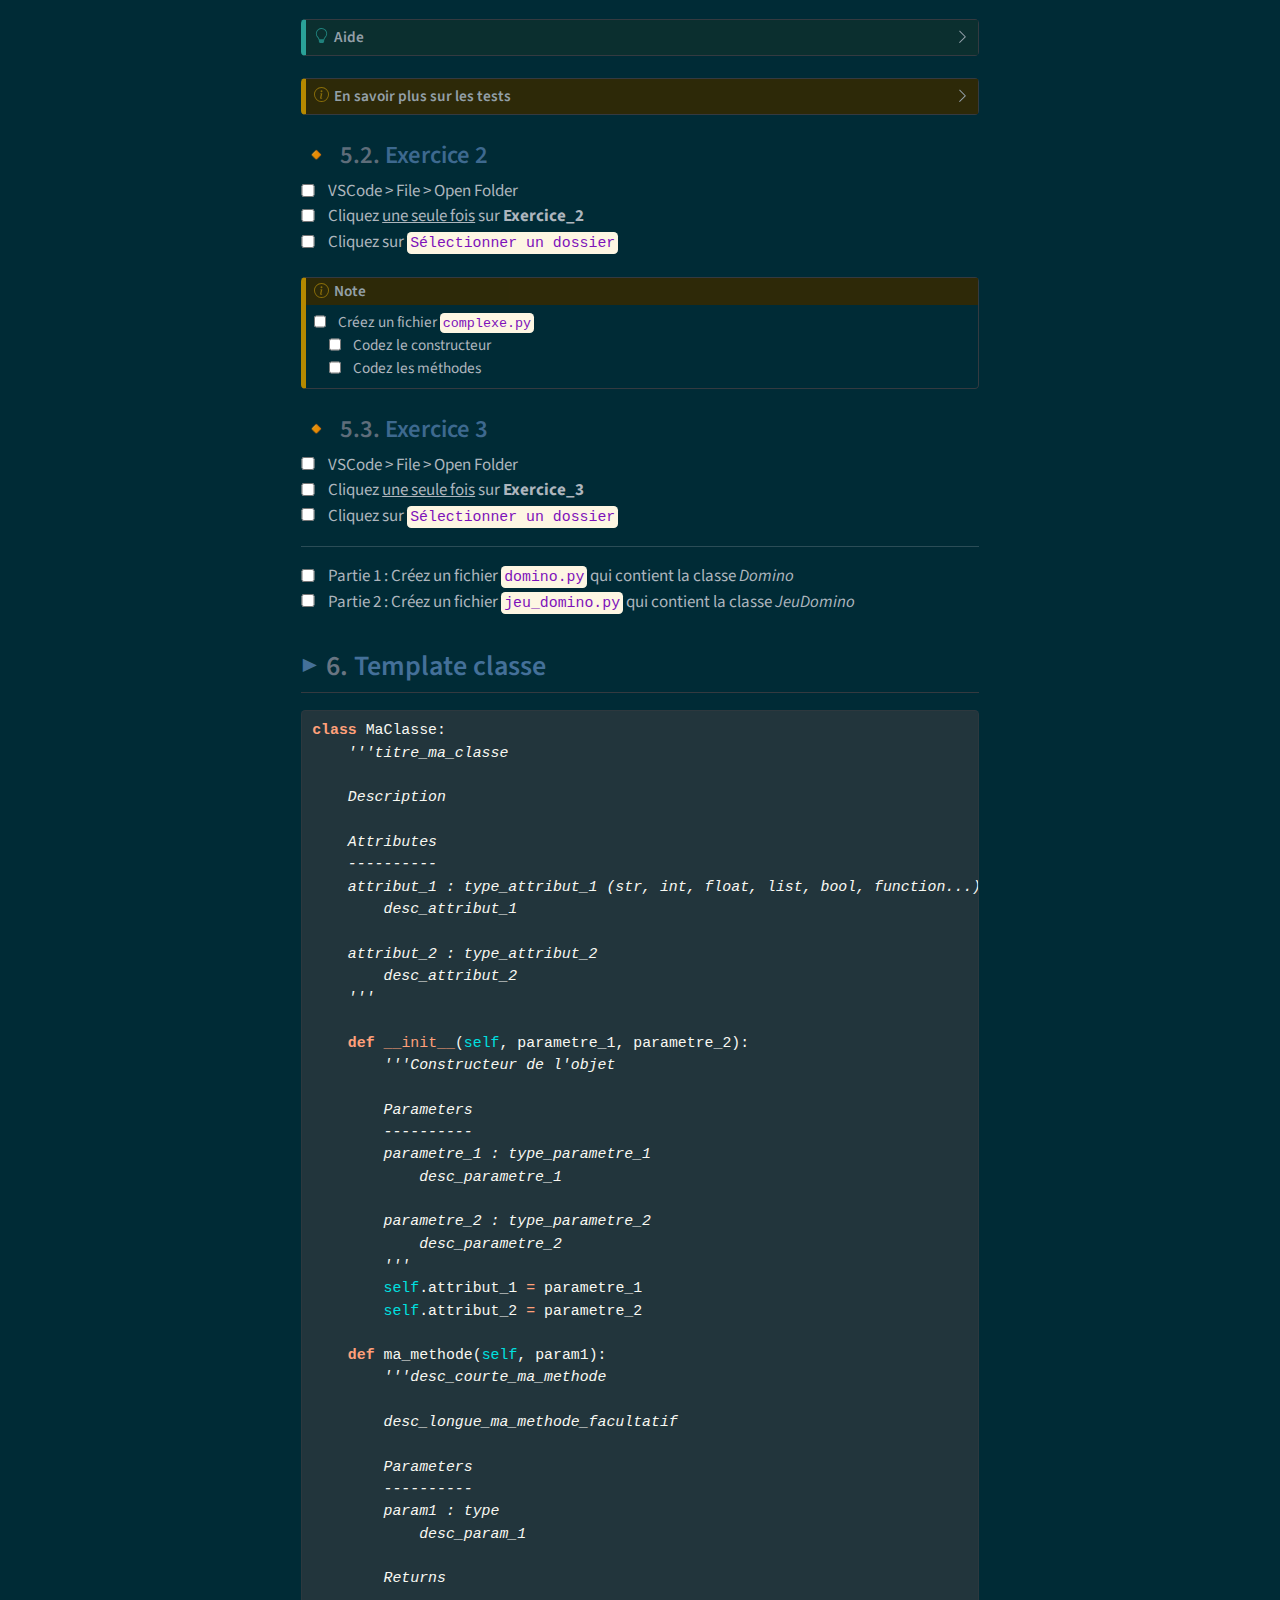
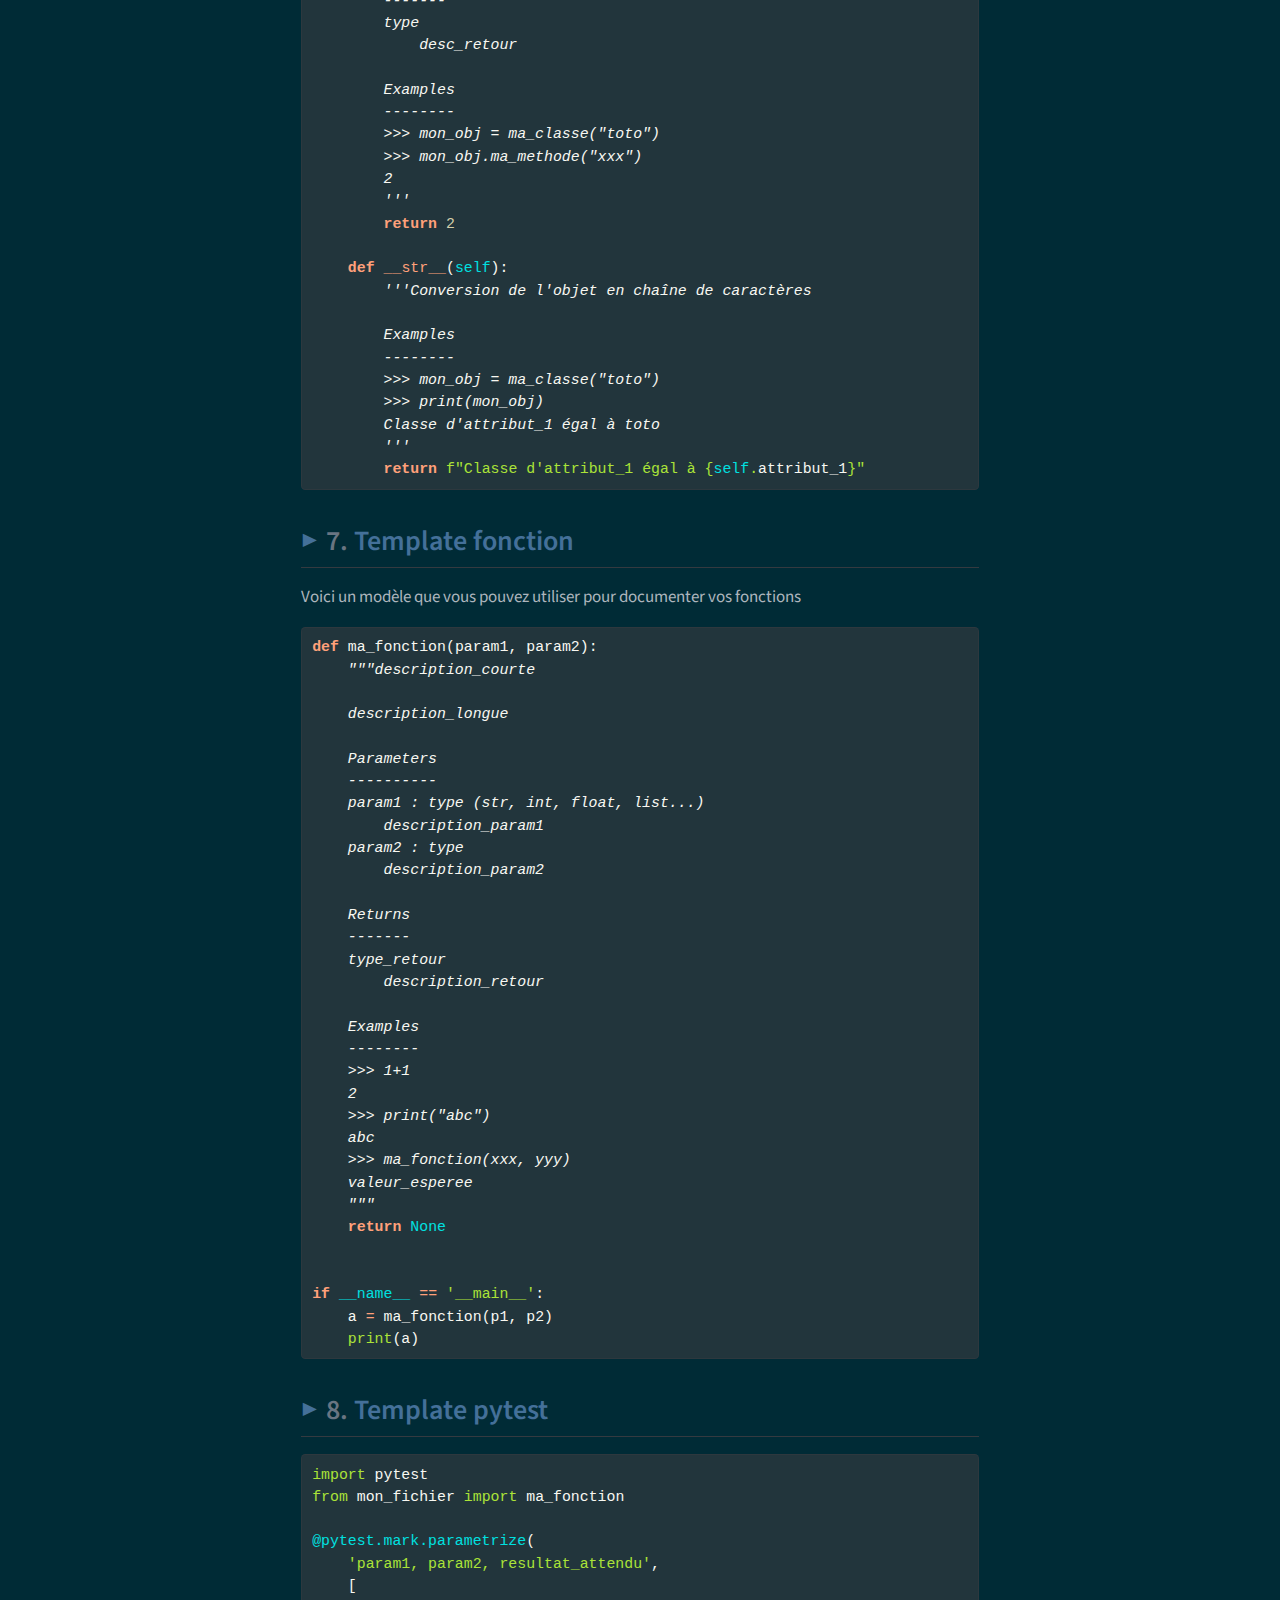
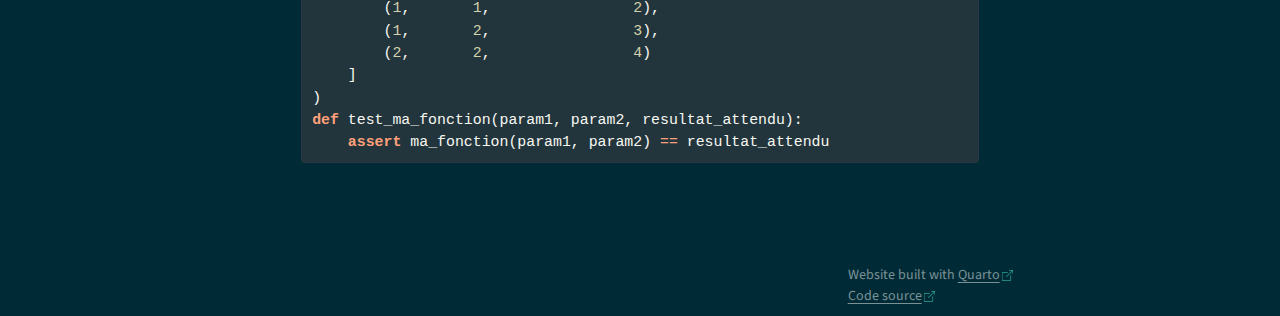
<file: doc/tp/tp4.html>
<!DOCTYPE html>
<html xmlns="http://www.w3.org/1999/xhtml" lang="en" xml:lang="en"><head>

<meta charset="utf-8">
<meta name="generator" content="quarto-1.4.551">

<meta name="viewport" content="width=device-width, initial-scale=1.0, user-scalable=yes">

<meta name="author" content="Ludovic Deneuville">
<meta name="description" content="Classes, objets, attributs et méthodes en Python">

<title>POO, doc et tests - POO, documentation et tests - TP4</title>
<style>
code{white-space: pre-wrap;}
span.smallcaps{font-variant: small-caps;}
div.columns{display: flex; gap: min(4vw, 1.5em);}
div.column{flex: auto; overflow-x: auto;}
div.hanging-indent{margin-left: 1.5em; text-indent: -1.5em;}
ul.task-list{list-style: none;}
ul.task-list li input[type="checkbox"] {
  width: 0.8em;
  margin: 0 0.8em 0.2em -1em; /* quarto-specific, see https://github.com/quarto-dev/quarto-cli/issues/4556 */ 
  vertical-align: middle;
}
/* CSS for syntax highlighting */
pre > code.sourceCode { white-space: pre; position: relative; }
pre > code.sourceCode > span { line-height: 1.25; }
pre > code.sourceCode > span:empty { height: 1.2em; }
.sourceCode { overflow: visible; }
code.sourceCode > span { color: inherit; text-decoration: inherit; }
div.sourceCode { margin: 1em 0; }
pre.sourceCode { margin: 0; }
@media screen {
div.sourceCode { overflow: auto; }
}
@media print {
pre > code.sourceCode { white-space: pre-wrap; }
pre > code.sourceCode > span { text-indent: -5em; padding-left: 5em; }
}
pre.numberSource code
  { counter-reset: source-line 0; }
pre.numberSource code > span
  { position: relative; left: -4em; counter-increment: source-line; }
pre.numberSource code > span > a:first-child::before
  { content: counter(source-line);
    position: relative; left: -1em; text-align: right; vertical-align: baseline;
    border: none; display: inline-block;
    -webkit-touch-callout: none; -webkit-user-select: none;
    -khtml-user-select: none; -moz-user-select: none;
    -ms-user-select: none; user-select: none;
    padding: 0 4px; width: 4em;
  }
pre.numberSource { margin-left: 3em;  padding-left: 4px; }
div.sourceCode
  {   }
@media screen {
pre > code.sourceCode > span > a:first-child::before { text-decoration: underline; }
}
</style>


<script src="../../site_libs/quarto-nav/quarto-nav.js"></script>
<script src="../../site_libs/quarto-nav/headroom.min.js"></script>
<script src="../../site_libs/clipboard/clipboard.min.js"></script>
<script src="../../site_libs/quarto-search/autocomplete.umd.js"></script>
<script src="../../site_libs/quarto-search/fuse.min.js"></script>
<script src="../../site_libs/quarto-search/quarto-search.js"></script>
<meta name="quarto:offset" content="../../">
<script src="../../site_libs/quarto-html/quarto.js"></script>
<script src="../../site_libs/quarto-html/popper.min.js"></script>
<script src="../../site_libs/quarto-html/tippy.umd.min.js"></script>
<script src="../../site_libs/quarto-html/anchor.min.js"></script>
<link href="../../site_libs/quarto-html/tippy.css" rel="stylesheet">
<link href="../../site_libs/quarto-html/quarto-syntax-highlighting.css" rel="stylesheet" class="quarto-color-scheme" id="quarto-text-highlighting-styles">
<link href="../../site_libs/quarto-html/quarto-syntax-highlighting-dark.css" rel="stylesheet" class="quarto-color-scheme quarto-color-alternate" id="quarto-text-highlighting-styles">
<script src="../../site_libs/bootstrap/bootstrap.min.js"></script>
<link href="../../site_libs/bootstrap/bootstrap-icons.css" rel="stylesheet">
<link href="../../site_libs/bootstrap/bootstrap.min.css" rel="stylesheet" class="quarto-color-scheme" id="quarto-bootstrap" data-mode="light">
<link href="../../site_libs/bootstrap/bootstrap-dark.min.css" rel="stylesheet" class="quarto-color-scheme quarto-color-alternate" id="quarto-bootstrap" data-mode="dark">
<script id="quarto-search-options" type="application/json">{
  "location": "navbar",
  "copy-button": false,
  "collapse-after": 3,
  "panel-placement": "end",
  "type": "overlay",
  "limit": 50,
  "keyboard-shortcut": [
    "f",
    "/",
    "s"
  ],
  "show-item-context": false,
  "language": {
    "search-no-results-text": "No results",
    "search-matching-documents-text": "matching documents",
    "search-copy-link-title": "Copy link to search",
    "search-hide-matches-text": "Hide additional matches",
    "search-more-match-text": "more match in this document",
    "search-more-matches-text": "more matches in this document",
    "search-clear-button-title": "Clear",
    "search-text-placeholder": "",
    "search-detached-cancel-button-title": "Cancel",
    "search-submit-button-title": "Submit",
    "search-label": "Search"
  }
}</script>


<link rel="stylesheet" href="../../styles.css">
</head>

<body class="floating nav-fixed">

<div id="quarto-search-results"></div>
  <header id="quarto-header" class="headroom fixed-top">
    <nav class="navbar navbar-expand-lg " data-bs-theme="dark">
      <div class="navbar-container container-fluid">
      <div class="navbar-brand-container mx-auto">
    <a class="navbar-brand" href="../../index.html">
    <span class="navbar-title">POO, doc et tests</span>
    </a>
  </div>
            <div id="quarto-search" class="" title="Search"></div>
          <button class="navbar-toggler" type="button" data-bs-toggle="collapse" data-bs-target="#navbarCollapse" aria-controls="navbarCollapse" aria-expanded="false" aria-label="Toggle navigation" onclick="if (window.quartoToggleHeadroom) { window.quartoToggleHeadroom(); }">
  <span class="navbar-toggler-icon"></span>
</button>
          <div class="collapse navbar-collapse" id="navbarCollapse">
            <ul class="navbar-nav navbar-nav-scroll me-auto">
  <li class="nav-item">
    <a class="nav-link" href="../../index.html"> 
<span class="menu-text">Home</span></a>
  </li>  
  <li class="nav-item dropdown ">
    <a class="nav-link dropdown-toggle" href="#" id="nav-menu-tp" role="button" data-bs-toggle="dropdown" aria-expanded="false">
 <span class="menu-text">TP</span>
    </a>
    <ul class="dropdown-menu" aria-labelledby="nav-menu-tp">    
        <li>
    <a class="dropdown-item" href="../../doc/tp/tp1.html">
 <span class="dropdown-text">TP n°1</span></a>
  </li>  
        <li>
    <a class="dropdown-item" href="../../doc/tp/tp2.html">
 <span class="dropdown-text">TP n°2</span></a>
  </li>  
        <li>
    <a class="dropdown-item" href="../../doc/tp/tp3.html">
 <span class="dropdown-text">TP n°3</span></a>
  </li>  
        <li>
    <a class="dropdown-item" href="../../doc/tp/tp4.html">
 <span class="dropdown-text">TP n°4</span></a>
  </li>  
        <li>
    <a class="dropdown-item" href="../../doc/tp/tp5.html">
 <span class="dropdown-text">TP n°5</span></a>
  </li>  
        <li>
    <a class="dropdown-item" href="../../doc/tp/tp6.html">
 <span class="dropdown-text">TP n°6</span></a>
  </li>  
        <li>
    <a class="dropdown-item" href="../../doc/tp/td7.html">
 <span class="dropdown-text">TD n°7</span></a>
  </li>  
    </ul>
  </li>
</ul>
            <ul class="navbar-nav navbar-nav-scroll ms-auto">
  <li class="nav-item compact">
    <a class="nav-link" href="https://github.com/ludo2ne/ENSAI-1A-POO-TP" target="_blank"> <i class="bi bi-github" role="img">
</i> 
<span class="menu-text"></span></a>
  </li>  
</ul>
          </div> <!-- /navcollapse -->
          <div class="quarto-navbar-tools">
  <a href="" class="quarto-color-scheme-toggle quarto-navigation-tool  px-1" onclick="window.quartoToggleColorScheme(); return false;" title="Toggle dark mode"><i class="bi"></i></a>
  <a href="" class="quarto-reader-toggle quarto-navigation-tool px-1" onclick="window.quartoToggleReader(); return false;" title="Toggle reader mode">
  <div class="quarto-reader-toggle-btn">
  <i class="bi"></i>
  </div>
</a>
</div>
      </div> <!-- /container-fluid -->
    </nav>
</header>
<!-- content -->
<div id="quarto-content" class="quarto-container page-columns page-rows-contents page-layout-article page-navbar">
<!-- sidebar -->
  <nav id="quarto-sidebar" class="sidebar collapse collapse-horizontal quarto-sidebar-collapse-item sidebar-navigation floating overflow-auto">
    <nav id="TOC" role="doc-toc" class="toc-active" data-toc-expanded="3">
    <h2 id="toc-title">On this page</h2>
   
  <ul>
  <li><a href="#créer-larborscence" id="toc-créer-larborscence" class="nav-link active" data-scroll-target="#créer-larborscence"><span class="header-section-number">1</span> Créer l’arborscence</a></li>
  <li><a href="#moodle" id="toc-moodle" class="nav-link" data-scroll-target="#moodle"><span class="header-section-number">2</span> Moodle</a></li>
  <li><a href="#visual-studio-code" id="toc-visual-studio-code" class="nav-link" data-scroll-target="#visual-studio-code"><span class="header-section-number">3</span> Visual Studio Code</a></li>
  <li><a href="#classes-et-objets" id="toc-classes-et-objets" class="nav-link" data-scroll-target="#classes-et-objets"><span class="header-section-number">4</span> Classes et Objets</a>
  <ul class="collapse">
  <li><a href="#exemple" id="toc-exemple" class="nav-link" data-scroll-target="#exemple"><span class="header-section-number">4.1</span> Exemple</a></li>
  </ul></li>
  <li><a href="#exercices" id="toc-exercices" class="nav-link" data-scroll-target="#exercices"><span class="header-section-number">5</span> Exercices</a>
  <ul class="collapse">
  <li><a href="#exercice-1" id="toc-exercice-1" class="nav-link" data-scroll-target="#exercice-1"><span class="header-section-number">5.1</span> Exercice 1</a></li>
  <li><a href="#exercice-2" id="toc-exercice-2" class="nav-link" data-scroll-target="#exercice-2"><span class="header-section-number">5.2</span> Exercice 2</a></li>
  <li><a href="#exercice-3" id="toc-exercice-3" class="nav-link" data-scroll-target="#exercice-3"><span class="header-section-number">5.3</span> Exercice 3</a></li>
  </ul></li>
  <li><a href="#template-classe" id="toc-template-classe" class="nav-link" data-scroll-target="#template-classe"><span class="header-section-number">6</span> Template classe</a></li>
  <li><a href="#template-fonction" id="toc-template-fonction" class="nav-link" data-scroll-target="#template-fonction"><span class="header-section-number">7</span> Template fonction</a></li>
  <li><a href="#template-pytest" id="toc-template-pytest" class="nav-link" data-scroll-target="#template-pytest"><span class="header-section-number">8</span> Template pytest</a></li>
  </ul>
</nav>
</nav>
<div id="quarto-sidebar-glass" class="quarto-sidebar-collapse-item" data-bs-toggle="collapse" data-bs-target=".quarto-sidebar-collapse-item"></div>
<!-- margin-sidebar -->
    <div id="quarto-margin-sidebar" class="sidebar margin-sidebar">
    </div>
<!-- main -->
<main class="content" id="quarto-document-content">

<header id="title-block-header" class="quarto-title-block default">
<div class="quarto-title">
<h1 class="title">POO, documentation et tests - TP4</h1>
</div>

<div>
  <div class="description">
    Classes, objets, attributs et méthodes en Python
  </div>
</div>


<div class="quarto-title-meta">

    <div>
    <div class="quarto-title-meta-heading">Author</div>
    <div class="quarto-title-meta-contents">
             <p>Ludovic Deneuville </p>
          </div>
  </div>
    
  
    
  </div>
  


</header>


<section id="créer-larborscence" class="level2" data-number="1">
<h2 data-number="1" class="anchored" data-anchor-id="créer-larborscence"><span class="header-section-number">1</span> Créer l’arborscence</h2>
<pre><code>└── P
    └── Cours1A
        └── IPOO
            ├── TP1
            │   ├── Exercice_1
            │   │   └── ex.py
            │   ├── Exercice_2
            │   │   └── ex.py
            │   ├── ...
            │   └── Exercice_7
            │       └── ex.py
            ├── TP2
            │   ├── Exercice_1
            │   │   └── ex.py
            │   ├── Exercice_2
            │   ├── ...</code></pre>
<p>Pour prendre la bonne habitude de bien ranger vos fichiers, vous allez créer l’arborscence ci-dessus. Vous pouvez créer chaque dossier et fichier à la main, ou utiliser les commandes ci-dessous (<em>mkdir : make directory</em>):</p>
<ul class="task-list">
<li><label><input type="checkbox">Ouvrez <code>Git Bash</code></label>
<ul>
<li>Sur le bureau &gt; clic droit &gt; <strong>Git Bash here</strong></li>
</ul></li>
<li><label><input type="checkbox">Collez la commande suivante</label>
<ul>
<li><code>mkdir -p /p/Cours1A/IPOO/TP4/Exercice_{1..3}/</code></li>
<li>dans Git Bash : clic droit &gt; Paste ou MAJ + INSER</li>
</ul></li>
<li><label><input type="checkbox">Fermez <em>Git Bash</em></label></li>
</ul>
<div class="callout callout-style-default callout-important callout-titled">
<div class="callout-header d-flex align-content-center">
<div class="callout-icon-container">
<i class="callout-icon"></i>
</div>
<div class="callout-title-container flex-fill">
Utilisez le lecteur <strong>P:</strong>
</div>
</div>
<div class="callout-body-container callout-body">
<p>Il est important de stocker vos fichiers dans votre lecteur <code>P:</code> et pas sur votre bureau ou votre disque <em>C:</em> car vos fichiers risqueraient de disparaitre !</p>
</div>
</div>
</section>
<section id="moodle" class="level2" data-number="2">
<h2 data-number="2" class="anchored" data-anchor-id="moodle"><span class="header-section-number">2</span> Moodle</h2>
<ul class="task-list">
<li><label><input type="checkbox">Aller sur la page du <a href="https://foad-moodle.ensai.fr/pluginfile.php/27916/mod_resource/content/3/TP4%20-%20Sujet.pdf" class="external" target="_blank">TP4</a></label></li>
<li><label><input type="checkbox">Ouvrez le sujet et enregistrez le dans <code>/p/Cours1A/IPOO/TP4</code></label></li>
</ul>
</section>
<section id="visual-studio-code" class="level2" data-number="3">
<h2 data-number="3" class="anchored" data-anchor-id="visual-studio-code"><span class="header-section-number">3</span> Visual Studio Code</h2>
<ul class="task-list">
<li><label><input type="checkbox">Ouvrez Visual Studio Code</label>
<ul class="task-list">
<li><label><input type="checkbox">File &gt; Open Folder</label></li>
<li><label><input type="checkbox">Cliquez <u>une seule fois</u> sur <strong>Exercice_1</strong></label></li>
<li><label><input type="checkbox">Cliquez sur <code>Sélectionner un dossier</code></label>
<ul>
<li>dans votre <em>Explorer</em> à gauche apparait l’arborescence des dossiers et fichiers de <strong>Exercice_1</strong></li>
</ul></li>
</ul></li>
</ul>
</section>
<section id="classes-et-objets" class="level2" data-number="4">
<h2 data-number="4" class="anchored" data-anchor-id="classes-et-objets"><span class="header-section-number">4</span> Classes et Objets</h2>
<ul>
<li>une <code>classe</code> est comme un <em>“moule”</em> qui sert à fabriquer des objets</li>
<li>un <code>objet</code> est une <em>instance</em> de classe</li>
<li>une classe est composée
<ul>
<li>d’attributs : ce qu’elle est</li>
<li>de méthodes : ce qu’elle peut faire</li>
</ul></li>
</ul>
<div class="callout callout-style-default callout-important callout-titled">
<div class="callout-header d-flex align-content-center">
<div class="callout-icon-container">
<i class="callout-icon"></i>
</div>
<div class="callout-title-container flex-fill">
Important
</div>
</div>
<div class="callout-body-container callout-body">
<ul>
<li>un nom de classe s’écrit en <em>CamelCase</em> (majuscule à chaque mot)</li>
<li>une seule classe par fichier
<ul>
<li>une classe = un module</li>
<li>le nom du module s’écrit en <em>snake_case</em> (mots en minuscules séparés par des _)</li>
</ul></li>
</ul>
</div>
</div>
<section id="exemple" class="level3" data-number="4.1">
<h3 data-number="4.1" class="anchored" data-anchor-id="exemple"><span class="header-section-number">4.1</span> Exemple</h3>
<section id="définir-la-classe-frac" class="level4">
<h4 class="anchored" data-anchor-id="définir-la-classe-frac">Définir la classe Frac</h4>
<div class="code-with-filename">
<div class="code-with-filename-file">
<pre><strong>frac.py</strong></pre>
</div>
<div class="sourceCode" id="cb2" data-filename="frac.py"><pre class="sourceCode python code-with-copy"><code class="sourceCode python"><span id="cb2-1"><a href="#cb2-1" aria-hidden="true" tabindex="-1"></a><span class="kw">class</span> Frac:</span>
<span id="cb2-2"><a href="#cb2-2" aria-hidden="true" tabindex="-1"></a>    <span class="kw">def</span> <span class="fu">__init__</span>(<span class="va">self</span>, num, denom) <span class="op">-&gt;</span> <span class="va">None</span>:</span>
<span id="cb2-3"><a href="#cb2-3" aria-hidden="true" tabindex="-1"></a>        <span class="co">"""Constructeur"""</span></span>
<span id="cb2-4"><a href="#cb2-4" aria-hidden="true" tabindex="-1"></a>        <span class="va">self</span>.num <span class="op">=</span> num </span>
<span id="cb2-5"><a href="#cb2-5" aria-hidden="true" tabindex="-1"></a>        <span class="va">self</span>.denom <span class="op">=</span> denom</span>
<span id="cb2-6"><a href="#cb2-6" aria-hidden="true" tabindex="-1"></a></span>
<span id="cb2-7"><a href="#cb2-7" aria-hidden="true" tabindex="-1"></a>    <span class="kw">def</span> add(<span class="va">self</span>, autre_fraction):</span>
<span id="cb2-8"><a href="#cb2-8" aria-hidden="true" tabindex="-1"></a>        <span class="co">"""Additionne deux fractions"""</span></span>
<span id="cb2-9"><a href="#cb2-9" aria-hidden="true" tabindex="-1"></a>        numerateur <span class="op">=</span> <span class="va">self</span>.num <span class="op">*</span> autre_fraction.denom <span class="op">+</span> autre_fraction.num <span class="op">*</span> <span class="va">self</span>.denom </span>
<span id="cb2-10"><a href="#cb2-10" aria-hidden="true" tabindex="-1"></a>        denominateur <span class="op">=</span> <span class="va">self</span>.denom <span class="op">*</span> autre_fraction.denom </span>
<span id="cb2-11"><a href="#cb2-11" aria-hidden="true" tabindex="-1"></a>        <span class="cf">return</span> Frac(numerateur, denominateur)</span>
<span id="cb2-12"><a href="#cb2-12" aria-hidden="true" tabindex="-1"></a></span>
<span id="cb2-13"><a href="#cb2-13" aria-hidden="true" tabindex="-1"></a>    <span class="kw">def</span> <span class="fu">__str__</span>(<span class="va">self</span>) <span class="op">-&gt;</span> <span class="bu">str</span>:</span>
<span id="cb2-14"><a href="#cb2-14" aria-hidden="true" tabindex="-1"></a>        <span class="co">"""Retourne une chaîne affichant la fraction"""</span></span>
<span id="cb2-15"><a href="#cb2-15" aria-hidden="true" tabindex="-1"></a>        <span class="cf">return</span> <span class="ss">f"</span><span class="sc">{</span><span class="va">self</span><span class="sc">.</span>num<span class="sc">}</span><span class="ss"> / </span><span class="sc">{</span><span class="va">self</span><span class="sc">.</span>denom<span class="sc">}</span><span class="ss">"</span></span></code><button title="Copy to Clipboard" class="code-copy-button"><i class="bi"></i></button></pre></div>
</div>
</section>
<section id="utiliser-la-classe-frac-pour-créer-des-objets" class="level4">
<h4 class="anchored" data-anchor-id="utiliser-la-classe-frac-pour-créer-des-objets">Utiliser la classe Frac pour créer des objets</h4>
<div class="code-with-filename">
<div class="code-with-filename-file">
<pre><strong>__main__.py</strong></pre>
</div>
<div class="sourceCode" id="cb3" data-filename="__main__.py"><pre class="sourceCode python code-with-copy"><code class="sourceCode python"><span id="cb3-1"><a href="#cb3-1" aria-hidden="true" tabindex="-1"></a><span class="im">from</span> frac <span class="im">import</span> Frac</span>
<span id="cb3-2"><a href="#cb3-2" aria-hidden="true" tabindex="-1"></a></span>
<span id="cb3-3"><a href="#cb3-3" aria-hidden="true" tabindex="-1"></a>f1 <span class="op">=</span> Frac(<span class="dv">1</span>, <span class="dv">2</span>)</span>
<span id="cb3-4"><a href="#cb3-4" aria-hidden="true" tabindex="-1"></a>f2 <span class="op">=</span> Frac(<span class="dv">1</span>, <span class="dv">4</span>)</span>
<span id="cb3-5"><a href="#cb3-5" aria-hidden="true" tabindex="-1"></a></span>
<span id="cb3-6"><a href="#cb3-6" aria-hidden="true" tabindex="-1"></a>f3 <span class="op">=</span> f1.add(f2)</span>
<span id="cb3-7"><a href="#cb3-7" aria-hidden="true" tabindex="-1"></a><span class="bu">print</span>(f3)</span></code><button title="Copy to Clipboard" class="code-copy-button"><i class="bi"></i></button></pre></div>
</div>
</section>
</section>
</section>
<section id="exercices" class="level2" data-number="5">
<h2 data-number="5" class="anchored" data-anchor-id="exercices"><span class="header-section-number">5</span> Exercices</h2>
<section id="exercice-1" class="level3" data-number="5.1">
<h3 data-number="5.1" class="anchored" data-anchor-id="exercice-1"><span class="header-section-number">5.1</span> Exercice 1</h3>
<ul class="task-list">
<li><label><input type="checkbox">VSCode &gt; File &gt; Open Folder</label></li>
<li><label><input type="checkbox">Cliquez <u>une seule fois</u> sur <strong>Exercice_1</strong></label></li>
<li><label><input type="checkbox">Cliquez sur <code>Sélectionner un dossier</code></label></li>
</ul>
<hr>
<ul class="task-list">
<li><label><input type="checkbox">Créez un fichier <code>voiture.py</code></label>
<ul class="task-list">
<li><label><input type="checkbox">Codez le constructeur</label></li>
<li><label><input type="checkbox">Codez les méthodes</label></li>
<li><label><input type="checkbox">Copiez les doctests ci-dessous</label></li>
</ul>
<div class="sourceCode" id="cb4"><pre class="sourceCode python code-with-copy"><code class="sourceCode python"><span id="cb4-1"><a href="#cb4-1" aria-hidden="true" tabindex="-1"></a><span class="op">&gt;&gt;&gt;</span> a1 <span class="op">=</span> Voiture(<span class="st">'titine'</span>, <span class="st">'bleue'</span>) </span>
<span id="cb4-2"><a href="#cb4-2" aria-hidden="true" tabindex="-1"></a><span class="op">&gt;&gt;&gt;</span> a2 <span class="op">=</span> Voiture(<span class="st">'quatrelle'</span>,<span class="st">'verte'</span>) </span>
<span id="cb4-3"><a href="#cb4-3" aria-hidden="true" tabindex="-1"></a><span class="op">&gt;&gt;&gt;</span> a3 <span class="op">=</span> Voiture(<span class="st">'bovelo'</span>,<span class="st">'jaune'</span>)</span>
<span id="cb4-4"><a href="#cb4-4" aria-hidden="true" tabindex="-1"></a><span class="op">&gt;&gt;&gt;</span> a2.accelere(<span class="dv">18</span>) </span>
<span id="cb4-5"><a href="#cb4-5" aria-hidden="true" tabindex="-1"></a><span class="op">&gt;&gt;&gt;</span> a3.accelere(<span class="dv">8</span>)</span>
<span id="cb4-6"><a href="#cb4-6" aria-hidden="true" tabindex="-1"></a><span class="op">&gt;&gt;&gt;</span> <span class="bu">print</span>(a1)</span>
<span id="cb4-7"><a href="#cb4-7" aria-hidden="true" tabindex="-1"></a>Voiture titine de couleur bleue à l<span class="st">'arrêt.</span></span>
<span id="cb4-8"><a href="#cb4-8" aria-hidden="true" tabindex="-1"></a><span class="er">&gt;&gt;&gt; print</span>(a2)</span>
<span id="cb4-9"><a href="#cb4-9" aria-hidden="true" tabindex="-1"></a>Voiture quatrelle de couleur verte roule à <span class="dv">10</span><span class="er">km</span><span class="op">/</span>h.</span>
<span id="cb4-10"><a href="#cb4-10" aria-hidden="true" tabindex="-1"></a><span class="op">&gt;&gt;&gt;</span> <span class="bu">print</span>(a3)</span>
<span id="cb4-11"><a href="#cb4-11" aria-hidden="true" tabindex="-1"></a>Voiture bovelo de couleur jaune roule à <span class="dv">8</span><span class="er">km</span><span class="op">/</span>h.</span></code><button title="Copy to Clipboard" class="code-copy-button"><i class="bi"></i></button></pre></div></li>
</ul>
<div class="callout callout-style-default callout-tip callout-titled">
<div class="callout-header d-flex align-content-center" data-bs-toggle="collapse" data-bs-target=".callout-3-contents" aria-controls="callout-3" aria-expanded="false" aria-label="Toggle callout">
<div class="callout-icon-container">
<i class="callout-icon"></i>
</div>
<div class="callout-title-container flex-fill">
Aide
</div>
<div class="callout-btn-toggle d-inline-block border-0 py-1 ps-1 pe-0 float-end"><i class="callout-toggle"></i></div>
</div>
<div id="callout-3" class="callout-3-contents callout-collapse collapse">
<div class="callout-body-container callout-body">
<p>Pour lancer les tests, plusieurs possibilités :</p>
<ol type="1">
<li>Coller ceci en bas de votre classe, puis cliquer sur l’icone <em>éxéctuer</em> <span class="emoji" data-emoji="arrow_forward">▶️</span></li>
</ol>
<div class="sourceCode" id="cb5"><pre class="sourceCode python code-with-copy"><code class="sourceCode python"><span id="cb5-1"><a href="#cb5-1" aria-hidden="true" tabindex="-1"></a><span class="cf">if</span> <span class="va">__name__</span> <span class="op">==</span> <span class="st">'__main__'</span>:</span>
<span id="cb5-2"><a href="#cb5-2" aria-hidden="true" tabindex="-1"></a>    <span class="im">import</span> doctest    </span>
<span id="cb5-3"><a href="#cb5-3" aria-hidden="true" tabindex="-1"></a></span>
<span id="cb5-4"><a href="#cb5-4" aria-hidden="true" tabindex="-1"></a>    doctest.testmod(verbose<span class="op">=</span><span class="va">True</span>)</span></code><button title="Copy to Clipboard" class="code-copy-button"><i class="bi"></i></button></pre></div>
<ol start="2" type="1">
<li>dans un terminal : <code>python -m pytest --doctest-modules</code></li>
<li>utiliser l’interface de VSCode (à gauche icone Testing en forme de fiole triangulaire)</li>
</ol>
</div>
</div>
</div>
<div class="callout callout-style-default callout-note callout-titled" title="En savoir plus sur les tests">
<div class="callout-header d-flex align-content-center" data-bs-toggle="collapse" data-bs-target=".callout-4-contents" aria-controls="callout-4" aria-expanded="false" aria-label="Toggle callout">
<div class="callout-icon-container">
<i class="callout-icon"></i>
</div>
<div class="callout-title-container flex-fill">
En savoir plus sur les tests
</div>
<div class="callout-btn-toggle d-inline-block border-0 py-1 ps-1 pe-0 float-end"><i class="callout-toggle"></i></div>
</div>
<div id="callout-4" class="callout-4-contents callout-collapse collapse">
<div class="callout-body-container callout-body">
<p>Une bonne pratique consiste à écrire les tests avant le code, c’est le TDD (Test Driven Development).<br>
Voici des tests pour la classe Voiture.<br>
Une fois votre code écrit, vous pourrez vérifier que tous les tests passent.</p>
<ul>
<li><code>python -m pytest</code></li>
</ul>
<p>Pour vérifier si l’on a bien tout testé, il est possible de générer la couverture de tests</p>
<ul>
<li><code>coverage run -m pytest</code> pour lancer les tests</li>
<li><code>coverage html</code> pour générer un rapport (fichier Exercice_1/htmlcov/index.html)</li>
<li>cliquer sur <em>voiture.py</em> pour voir les lignes non testées</li>
</ul>
<div class="code-with-filename">
<div class="code-with-filename-file">
<pre><strong>test_voiture.py</strong></pre>
</div>
<div class="sourceCode" id="cb6" data-filename="test_voiture.py"><pre class="sourceCode python code-with-copy"><code class="sourceCode python"><span id="cb6-1"><a href="#cb6-1" aria-hidden="true" tabindex="-1"></a><span class="im">import</span> pytest</span>
<span id="cb6-2"><a href="#cb6-2" aria-hidden="true" tabindex="-1"></a></span>
<span id="cb6-3"><a href="#cb6-3" aria-hidden="true" tabindex="-1"></a><span class="im">from</span> voiture <span class="im">import</span> Voiture</span>
<span id="cb6-4"><a href="#cb6-4" aria-hidden="true" tabindex="-1"></a></span>
<span id="cb6-5"><a href="#cb6-5" aria-hidden="true" tabindex="-1"></a></span>
<span id="cb6-6"><a href="#cb6-6" aria-hidden="true" tabindex="-1"></a><span class="at">@pytest.fixture</span></span>
<span id="cb6-7"><a href="#cb6-7" aria-hidden="true" tabindex="-1"></a><span class="kw">def</span> voiture_arretee():</span>
<span id="cb6-8"><a href="#cb6-8" aria-hidden="true" tabindex="-1"></a>    <span class="cf">return</span> Voiture(<span class="st">"titine"</span>, <span class="st">"bleue"</span>)</span>
<span id="cb6-9"><a href="#cb6-9" aria-hidden="true" tabindex="-1"></a></span>
<span id="cb6-10"><a href="#cb6-10" aria-hidden="true" tabindex="-1"></a></span>
<span id="cb6-11"><a href="#cb6-11" aria-hidden="true" tabindex="-1"></a><span class="at">@pytest.fixture</span></span>
<span id="cb6-12"><a href="#cb6-12" aria-hidden="true" tabindex="-1"></a><span class="kw">def</span> voiture_5():</span>
<span id="cb6-13"><a href="#cb6-13" aria-hidden="true" tabindex="-1"></a>    <span class="cf">return</span> Voiture(<span class="st">"titine"</span>, <span class="st">"bleue"</span>, <span class="dv">5</span>)</span>
<span id="cb6-14"><a href="#cb6-14" aria-hidden="true" tabindex="-1"></a></span>
<span id="cb6-15"><a href="#cb6-15" aria-hidden="true" tabindex="-1"></a></span>
<span id="cb6-16"><a href="#cb6-16" aria-hidden="true" tabindex="-1"></a><span class="at">@pytest.fixture</span></span>
<span id="cb6-17"><a href="#cb6-17" aria-hidden="true" tabindex="-1"></a><span class="kw">def</span> voiture_125():</span>
<span id="cb6-18"><a href="#cb6-18" aria-hidden="true" tabindex="-1"></a>    <span class="cf">return</span> Voiture(<span class="st">"titine"</span>, <span class="st">"bleue"</span>, <span class="dv">125</span>)</span>
<span id="cb6-19"><a href="#cb6-19" aria-hidden="true" tabindex="-1"></a></span>
<span id="cb6-20"><a href="#cb6-20" aria-hidden="true" tabindex="-1"></a></span>
<span id="cb6-21"><a href="#cb6-21" aria-hidden="true" tabindex="-1"></a><span class="kw">def</span> test_accelere_ok(voiture_arretee):</span>
<span id="cb6-22"><a href="#cb6-22" aria-hidden="true" tabindex="-1"></a>    <span class="co"># GIVEN</span></span>
<span id="cb6-23"><a href="#cb6-23" aria-hidden="true" tabindex="-1"></a></span>
<span id="cb6-24"><a href="#cb6-24" aria-hidden="true" tabindex="-1"></a>    <span class="co"># WHEN</span></span>
<span id="cb6-25"><a href="#cb6-25" aria-hidden="true" tabindex="-1"></a>    voiture_arretee.accelere(<span class="dv">5</span>)</span>
<span id="cb6-26"><a href="#cb6-26" aria-hidden="true" tabindex="-1"></a></span>
<span id="cb6-27"><a href="#cb6-27" aria-hidden="true" tabindex="-1"></a>    <span class="co"># THEN</span></span>
<span id="cb6-28"><a href="#cb6-28" aria-hidden="true" tabindex="-1"></a>    <span class="cf">assert</span> voiture_arretee.vitesse <span class="op">==</span> <span class="dv">5</span></span>
<span id="cb6-29"><a href="#cb6-29" aria-hidden="true" tabindex="-1"></a></span>
<span id="cb6-30"><a href="#cb6-30" aria-hidden="true" tabindex="-1"></a></span>
<span id="cb6-31"><a href="#cb6-31" aria-hidden="true" tabindex="-1"></a><span class="kw">def</span> test_accelere_max(voiture_arretee):</span>
<span id="cb6-32"><a href="#cb6-32" aria-hidden="true" tabindex="-1"></a>    <span class="co"># GIVEN</span></span>
<span id="cb6-33"><a href="#cb6-33" aria-hidden="true" tabindex="-1"></a></span>
<span id="cb6-34"><a href="#cb6-34" aria-hidden="true" tabindex="-1"></a>    <span class="co"># WHEN</span></span>
<span id="cb6-35"><a href="#cb6-35" aria-hidden="true" tabindex="-1"></a>    voiture_arretee.accelere(<span class="dv">15</span>)</span>
<span id="cb6-36"><a href="#cb6-36" aria-hidden="true" tabindex="-1"></a></span>
<span id="cb6-37"><a href="#cb6-37" aria-hidden="true" tabindex="-1"></a>    <span class="co"># THEN</span></span>
<span id="cb6-38"><a href="#cb6-38" aria-hidden="true" tabindex="-1"></a>    <span class="cf">assert</span> voiture_arretee.vitesse <span class="op">==</span> <span class="dv">10</span></span>
<span id="cb6-39"><a href="#cb6-39" aria-hidden="true" tabindex="-1"></a></span>
<span id="cb6-40"><a href="#cb6-40" aria-hidden="true" tabindex="-1"></a></span>
<span id="cb6-41"><a href="#cb6-41" aria-hidden="true" tabindex="-1"></a><span class="kw">def</span> test_accelere_130(voiture_125):</span>
<span id="cb6-42"><a href="#cb6-42" aria-hidden="true" tabindex="-1"></a>    <span class="co"># GIVEN</span></span>
<span id="cb6-43"><a href="#cb6-43" aria-hidden="true" tabindex="-1"></a></span>
<span id="cb6-44"><a href="#cb6-44" aria-hidden="true" tabindex="-1"></a>    <span class="co"># WHEN</span></span>
<span id="cb6-45"><a href="#cb6-45" aria-hidden="true" tabindex="-1"></a>    voiture_125.accelere(<span class="dv">10</span>)</span>
<span id="cb6-46"><a href="#cb6-46" aria-hidden="true" tabindex="-1"></a></span>
<span id="cb6-47"><a href="#cb6-47" aria-hidden="true" tabindex="-1"></a>    <span class="co"># THEN</span></span>
<span id="cb6-48"><a href="#cb6-48" aria-hidden="true" tabindex="-1"></a>    <span class="cf">assert</span> voiture_125.vitesse <span class="op">==</span> <span class="dv">130</span></span>
<span id="cb6-49"><a href="#cb6-49" aria-hidden="true" tabindex="-1"></a></span>
<span id="cb6-50"><a href="#cb6-50" aria-hidden="true" tabindex="-1"></a></span>
<span id="cb6-51"><a href="#cb6-51" aria-hidden="true" tabindex="-1"></a><span class="kw">def</span> test_accelere_negatif(voiture_125):</span>
<span id="cb6-52"><a href="#cb6-52" aria-hidden="true" tabindex="-1"></a>    <span class="co"># GIVEN</span></span>
<span id="cb6-53"><a href="#cb6-53" aria-hidden="true" tabindex="-1"></a></span>
<span id="cb6-54"><a href="#cb6-54" aria-hidden="true" tabindex="-1"></a>    <span class="co"># WHEN</span></span>
<span id="cb6-55"><a href="#cb6-55" aria-hidden="true" tabindex="-1"></a>    voiture_125.accelere(<span class="op">-</span><span class="dv">10</span>)</span>
<span id="cb6-56"><a href="#cb6-56" aria-hidden="true" tabindex="-1"></a></span>
<span id="cb6-57"><a href="#cb6-57" aria-hidden="true" tabindex="-1"></a>    <span class="co"># THEN</span></span>
<span id="cb6-58"><a href="#cb6-58" aria-hidden="true" tabindex="-1"></a>    <span class="cf">assert</span> voiture_125.vitesse <span class="op">==</span> <span class="dv">125</span></span>
<span id="cb6-59"><a href="#cb6-59" aria-hidden="true" tabindex="-1"></a></span>
<span id="cb6-60"><a href="#cb6-60" aria-hidden="true" tabindex="-1"></a></span>
<span id="cb6-61"><a href="#cb6-61" aria-hidden="true" tabindex="-1"></a><span class="kw">def</span> test_freine_negatif(voiture_5):</span>
<span id="cb6-62"><a href="#cb6-62" aria-hidden="true" tabindex="-1"></a>    <span class="co"># GIVEN</span></span>
<span id="cb6-63"><a href="#cb6-63" aria-hidden="true" tabindex="-1"></a></span>
<span id="cb6-64"><a href="#cb6-64" aria-hidden="true" tabindex="-1"></a>    <span class="co"># WHEN</span></span>
<span id="cb6-65"><a href="#cb6-65" aria-hidden="true" tabindex="-1"></a>    voiture_5.freine(<span class="op">-</span><span class="dv">10</span>)</span>
<span id="cb6-66"><a href="#cb6-66" aria-hidden="true" tabindex="-1"></a></span>
<span id="cb6-67"><a href="#cb6-67" aria-hidden="true" tabindex="-1"></a>    <span class="co"># THEN</span></span>
<span id="cb6-68"><a href="#cb6-68" aria-hidden="true" tabindex="-1"></a>    <span class="cf">assert</span> voiture_5.vitesse <span class="op">==</span> <span class="dv">5</span></span>
<span id="cb6-69"><a href="#cb6-69" aria-hidden="true" tabindex="-1"></a></span>
<span id="cb6-70"><a href="#cb6-70" aria-hidden="true" tabindex="-1"></a></span>
<span id="cb6-71"><a href="#cb6-71" aria-hidden="true" tabindex="-1"></a><span class="kw">def</span> test_freine_zero(voiture_5):</span>
<span id="cb6-72"><a href="#cb6-72" aria-hidden="true" tabindex="-1"></a>    <span class="co"># GIVEN</span></span>
<span id="cb6-73"><a href="#cb6-73" aria-hidden="true" tabindex="-1"></a></span>
<span id="cb6-74"><a href="#cb6-74" aria-hidden="true" tabindex="-1"></a>    <span class="co"># WHEN</span></span>
<span id="cb6-75"><a href="#cb6-75" aria-hidden="true" tabindex="-1"></a>    voiture_5.freine(<span class="dv">10</span>)</span>
<span id="cb6-76"><a href="#cb6-76" aria-hidden="true" tabindex="-1"></a></span>
<span id="cb6-77"><a href="#cb6-77" aria-hidden="true" tabindex="-1"></a>    <span class="co"># THEN</span></span>
<span id="cb6-78"><a href="#cb6-78" aria-hidden="true" tabindex="-1"></a>    <span class="cf">assert</span> voiture_5.vitesse <span class="op">==</span> <span class="dv">0</span></span>
<span id="cb6-79"><a href="#cb6-79" aria-hidden="true" tabindex="-1"></a></span>
<span id="cb6-80"><a href="#cb6-80" aria-hidden="true" tabindex="-1"></a></span>
<span id="cb6-81"><a href="#cb6-81" aria-hidden="true" tabindex="-1"></a><span class="kw">def</span> test_freine(voiture_125):</span>
<span id="cb6-82"><a href="#cb6-82" aria-hidden="true" tabindex="-1"></a>    <span class="co"># GIVEN</span></span>
<span id="cb6-83"><a href="#cb6-83" aria-hidden="true" tabindex="-1"></a></span>
<span id="cb6-84"><a href="#cb6-84" aria-hidden="true" tabindex="-1"></a>    <span class="co"># WHEN</span></span>
<span id="cb6-85"><a href="#cb6-85" aria-hidden="true" tabindex="-1"></a>    voiture_125.freine(<span class="dv">25</span>)</span>
<span id="cb6-86"><a href="#cb6-86" aria-hidden="true" tabindex="-1"></a></span>
<span id="cb6-87"><a href="#cb6-87" aria-hidden="true" tabindex="-1"></a>    <span class="co"># THEN</span></span>
<span id="cb6-88"><a href="#cb6-88" aria-hidden="true" tabindex="-1"></a>    <span class="cf">assert</span> voiture_125.vitesse <span class="op">==</span> <span class="dv">100</span></span>
<span id="cb6-89"><a href="#cb6-89" aria-hidden="true" tabindex="-1"></a></span>
<span id="cb6-90"><a href="#cb6-90" aria-hidden="true" tabindex="-1"></a></span>
<span id="cb6-91"><a href="#cb6-91" aria-hidden="true" tabindex="-1"></a><span class="kw">def</span> test_est_arretee_true(voiture_arretee):</span>
<span id="cb6-92"><a href="#cb6-92" aria-hidden="true" tabindex="-1"></a>    <span class="co"># GIVEN</span></span>
<span id="cb6-93"><a href="#cb6-93" aria-hidden="true" tabindex="-1"></a></span>
<span id="cb6-94"><a href="#cb6-94" aria-hidden="true" tabindex="-1"></a>    <span class="co"># WHEN</span></span>
<span id="cb6-95"><a href="#cb6-95" aria-hidden="true" tabindex="-1"></a>    res <span class="op">=</span> voiture_arretee.est_arretee()</span>
<span id="cb6-96"><a href="#cb6-96" aria-hidden="true" tabindex="-1"></a></span>
<span id="cb6-97"><a href="#cb6-97" aria-hidden="true" tabindex="-1"></a>    <span class="co"># THEN</span></span>
<span id="cb6-98"><a href="#cb6-98" aria-hidden="true" tabindex="-1"></a>    <span class="cf">assert</span> res</span>
<span id="cb6-99"><a href="#cb6-99" aria-hidden="true" tabindex="-1"></a></span>
<span id="cb6-100"><a href="#cb6-100" aria-hidden="true" tabindex="-1"></a></span>
<span id="cb6-101"><a href="#cb6-101" aria-hidden="true" tabindex="-1"></a><span class="kw">def</span> test_est_arretee_false(voiture_125):</span>
<span id="cb6-102"><a href="#cb6-102" aria-hidden="true" tabindex="-1"></a>    <span class="co"># GIVEN</span></span>
<span id="cb6-103"><a href="#cb6-103" aria-hidden="true" tabindex="-1"></a></span>
<span id="cb6-104"><a href="#cb6-104" aria-hidden="true" tabindex="-1"></a>    <span class="co"># WHEN</span></span>
<span id="cb6-105"><a href="#cb6-105" aria-hidden="true" tabindex="-1"></a>    res <span class="op">=</span> voiture_125.est_arretee()</span>
<span id="cb6-106"><a href="#cb6-106" aria-hidden="true" tabindex="-1"></a></span>
<span id="cb6-107"><a href="#cb6-107" aria-hidden="true" tabindex="-1"></a>    <span class="co"># THEN</span></span>
<span id="cb6-108"><a href="#cb6-108" aria-hidden="true" tabindex="-1"></a>    <span class="cf">assert</span> <span class="kw">not</span> res</span></code><button title="Copy to Clipboard" class="code-copy-button"><i class="bi"></i></button></pre></div>
</div>
</div>
</div>
</div>
</section>
<section id="exercice-2" class="level3" data-number="5.2">
<h3 data-number="5.2" class="anchored" data-anchor-id="exercice-2"><span class="header-section-number">5.2</span> Exercice 2</h3>
<ul class="task-list">
<li><label><input type="checkbox">VSCode &gt; File &gt; Open Folder</label></li>
<li><label><input type="checkbox">Cliquez <u>une seule fois</u> sur <strong>Exercice_2</strong></label></li>
<li><label><input type="checkbox">Cliquez sur <code>Sélectionner un dossier</code></label></li>
</ul>
<div class="callout callout-style-default callout-note callout-titled">
<div class="callout-header d-flex align-content-center">
<div class="callout-icon-container">
<i class="callout-icon"></i>
</div>
<div class="callout-title-container flex-fill">
Note
</div>
</div>
<div class="callout-body-container callout-body">
<ul class="task-list">
<li><label><input type="checkbox">Créez un fichier <code>complexe.py</code></label>
<ul class="task-list">
<li><label><input type="checkbox">Codez le constructeur</label></li>
<li><label><input type="checkbox">Codez les méthodes</label></li>
</ul></li>
</ul>
</div>
</div>
</section>
<section id="exercice-3" class="level3" data-number="5.3">
<h3 data-number="5.3" class="anchored" data-anchor-id="exercice-3"><span class="header-section-number">5.3</span> Exercice 3</h3>
<ul class="task-list">
<li><label><input type="checkbox">VSCode &gt; File &gt; Open Folder</label></li>
<li><label><input type="checkbox">Cliquez <u>une seule fois</u> sur <strong>Exercice_3</strong></label></li>
<li><label><input type="checkbox">Cliquez sur <code>Sélectionner un dossier</code></label></li>
</ul>
<hr>
<ul class="task-list">
<li><label><input type="checkbox">Partie 1 : Créez un fichier <code>domino.py</code> qui contient la classe <em>Domino</em></label></li>
<li><label><input type="checkbox">Partie 2 : Créez un fichier <code>jeu_domino.py</code> qui contient la classe <em>JeuDomino</em></label></li>
</ul>
</section>
</section>
<section id="template-classe" class="level2" data-number="6">
<h2 data-number="6" class="anchored" data-anchor-id="template-classe"><span class="header-section-number">6</span> Template classe</h2>
<div class="sourceCode" id="cb7"><pre class="sourceCode python code-with-copy"><code class="sourceCode python"><span id="cb7-1"><a href="#cb7-1" aria-hidden="true" tabindex="-1"></a><span class="kw">class</span> MaClasse:</span>
<span id="cb7-2"><a href="#cb7-2" aria-hidden="true" tabindex="-1"></a>    <span class="co">'''titre_ma_classe</span></span>
<span id="cb7-3"><a href="#cb7-3" aria-hidden="true" tabindex="-1"></a></span>
<span id="cb7-4"><a href="#cb7-4" aria-hidden="true" tabindex="-1"></a><span class="co">    Description</span></span>
<span id="cb7-5"><a href="#cb7-5" aria-hidden="true" tabindex="-1"></a></span>
<span id="cb7-6"><a href="#cb7-6" aria-hidden="true" tabindex="-1"></a><span class="co">    Attributes</span></span>
<span id="cb7-7"><a href="#cb7-7" aria-hidden="true" tabindex="-1"></a><span class="co">    ----------</span></span>
<span id="cb7-8"><a href="#cb7-8" aria-hidden="true" tabindex="-1"></a><span class="co">    attribut_1 : type_attribut_1 (str, int, float, list, bool, function...)</span></span>
<span id="cb7-9"><a href="#cb7-9" aria-hidden="true" tabindex="-1"></a><span class="co">        desc_attribut_1</span></span>
<span id="cb7-10"><a href="#cb7-10" aria-hidden="true" tabindex="-1"></a><span class="co">        </span></span>
<span id="cb7-11"><a href="#cb7-11" aria-hidden="true" tabindex="-1"></a><span class="co">    attribut_2 : type_attribut_2</span></span>
<span id="cb7-12"><a href="#cb7-12" aria-hidden="true" tabindex="-1"></a><span class="co">        desc_attribut_2</span></span>
<span id="cb7-13"><a href="#cb7-13" aria-hidden="true" tabindex="-1"></a><span class="co">    '''</span></span>
<span id="cb7-14"><a href="#cb7-14" aria-hidden="true" tabindex="-1"></a>    </span>
<span id="cb7-15"><a href="#cb7-15" aria-hidden="true" tabindex="-1"></a>    <span class="kw">def</span> <span class="fu">__init__</span>(<span class="va">self</span>, parametre_1, parametre_2):</span>
<span id="cb7-16"><a href="#cb7-16" aria-hidden="true" tabindex="-1"></a>        <span class="co">'''Constructeur de l'objet</span></span>
<span id="cb7-17"><a href="#cb7-17" aria-hidden="true" tabindex="-1"></a></span>
<span id="cb7-18"><a href="#cb7-18" aria-hidden="true" tabindex="-1"></a><span class="co">        Parameters</span></span>
<span id="cb7-19"><a href="#cb7-19" aria-hidden="true" tabindex="-1"></a><span class="co">        ----------</span></span>
<span id="cb7-20"><a href="#cb7-20" aria-hidden="true" tabindex="-1"></a><span class="co">        parametre_1 : type_parametre_1</span></span>
<span id="cb7-21"><a href="#cb7-21" aria-hidden="true" tabindex="-1"></a><span class="co">            desc_parametre_1</span></span>
<span id="cb7-22"><a href="#cb7-22" aria-hidden="true" tabindex="-1"></a><span class="co">            </span></span>
<span id="cb7-23"><a href="#cb7-23" aria-hidden="true" tabindex="-1"></a><span class="co">        parametre_2 : type_parametre_2</span></span>
<span id="cb7-24"><a href="#cb7-24" aria-hidden="true" tabindex="-1"></a><span class="co">            desc_parametre_2</span></span>
<span id="cb7-25"><a href="#cb7-25" aria-hidden="true" tabindex="-1"></a><span class="co">        '''</span></span>
<span id="cb7-26"><a href="#cb7-26" aria-hidden="true" tabindex="-1"></a>        <span class="va">self</span>.attribut_1 <span class="op">=</span> parametre_1</span>
<span id="cb7-27"><a href="#cb7-27" aria-hidden="true" tabindex="-1"></a>        <span class="va">self</span>.attribut_2 <span class="op">=</span> parametre_2</span>
<span id="cb7-28"><a href="#cb7-28" aria-hidden="true" tabindex="-1"></a></span>
<span id="cb7-29"><a href="#cb7-29" aria-hidden="true" tabindex="-1"></a>    <span class="kw">def</span> ma_methode(<span class="va">self</span>, param1):</span>
<span id="cb7-30"><a href="#cb7-30" aria-hidden="true" tabindex="-1"></a>        <span class="co">'''desc_courte_ma_methode</span></span>
<span id="cb7-31"><a href="#cb7-31" aria-hidden="true" tabindex="-1"></a></span>
<span id="cb7-32"><a href="#cb7-32" aria-hidden="true" tabindex="-1"></a><span class="co">        desc_longue_ma_methode_facultatif       </span></span>
<span id="cb7-33"><a href="#cb7-33" aria-hidden="true" tabindex="-1"></a></span>
<span id="cb7-34"><a href="#cb7-34" aria-hidden="true" tabindex="-1"></a><span class="co">        Parameters</span></span>
<span id="cb7-35"><a href="#cb7-35" aria-hidden="true" tabindex="-1"></a><span class="co">        ----------</span></span>
<span id="cb7-36"><a href="#cb7-36" aria-hidden="true" tabindex="-1"></a><span class="co">        param1 : type</span></span>
<span id="cb7-37"><a href="#cb7-37" aria-hidden="true" tabindex="-1"></a><span class="co">            desc_param_1</span></span>
<span id="cb7-38"><a href="#cb7-38" aria-hidden="true" tabindex="-1"></a><span class="co">            </span></span>
<span id="cb7-39"><a href="#cb7-39" aria-hidden="true" tabindex="-1"></a><span class="co">        Returns</span></span>
<span id="cb7-40"><a href="#cb7-40" aria-hidden="true" tabindex="-1"></a><span class="co">        -------</span></span>
<span id="cb7-41"><a href="#cb7-41" aria-hidden="true" tabindex="-1"></a><span class="co">        type</span></span>
<span id="cb7-42"><a href="#cb7-42" aria-hidden="true" tabindex="-1"></a><span class="co">            desc_retour</span></span>
<span id="cb7-43"><a href="#cb7-43" aria-hidden="true" tabindex="-1"></a></span>
<span id="cb7-44"><a href="#cb7-44" aria-hidden="true" tabindex="-1"></a><span class="co">        Examples</span></span>
<span id="cb7-45"><a href="#cb7-45" aria-hidden="true" tabindex="-1"></a><span class="co">        --------</span></span>
<span id="cb7-46"><a href="#cb7-46" aria-hidden="true" tabindex="-1"></a><span class="co">        &gt;&gt;&gt; mon_obj = ma_classe("toto")</span></span>
<span id="cb7-47"><a href="#cb7-47" aria-hidden="true" tabindex="-1"></a><span class="co">        &gt;&gt;&gt; mon_obj.ma_methode("xxx")</span></span>
<span id="cb7-48"><a href="#cb7-48" aria-hidden="true" tabindex="-1"></a><span class="co">        2</span></span>
<span id="cb7-49"><a href="#cb7-49" aria-hidden="true" tabindex="-1"></a><span class="co">        '''</span></span>
<span id="cb7-50"><a href="#cb7-50" aria-hidden="true" tabindex="-1"></a>        <span class="cf">return</span> <span class="dv">2</span></span>
<span id="cb7-51"><a href="#cb7-51" aria-hidden="true" tabindex="-1"></a></span>
<span id="cb7-52"><a href="#cb7-52" aria-hidden="true" tabindex="-1"></a>    <span class="kw">def</span> <span class="fu">__str__</span>(<span class="va">self</span>):</span>
<span id="cb7-53"><a href="#cb7-53" aria-hidden="true" tabindex="-1"></a>        <span class="co">'''Conversion de l'objet en chaîne de caractères</span></span>
<span id="cb7-54"><a href="#cb7-54" aria-hidden="true" tabindex="-1"></a><span class="co">        </span></span>
<span id="cb7-55"><a href="#cb7-55" aria-hidden="true" tabindex="-1"></a><span class="co">        Examples</span></span>
<span id="cb7-56"><a href="#cb7-56" aria-hidden="true" tabindex="-1"></a><span class="co">        --------</span></span>
<span id="cb7-57"><a href="#cb7-57" aria-hidden="true" tabindex="-1"></a><span class="co">        &gt;&gt;&gt; mon_obj = ma_classe("toto")</span></span>
<span id="cb7-58"><a href="#cb7-58" aria-hidden="true" tabindex="-1"></a><span class="co">        &gt;&gt;&gt; print(mon_obj)</span></span>
<span id="cb7-59"><a href="#cb7-59" aria-hidden="true" tabindex="-1"></a><span class="co">        Classe d'attribut_1 égal à toto</span></span>
<span id="cb7-60"><a href="#cb7-60" aria-hidden="true" tabindex="-1"></a><span class="co">        '''</span></span>
<span id="cb7-61"><a href="#cb7-61" aria-hidden="true" tabindex="-1"></a>        <span class="cf">return</span> <span class="ss">f"Classe d'attribut_1 égal à </span><span class="sc">{</span><span class="va">self</span><span class="sc">.</span>attribut_1<span class="sc">}</span><span class="ss">"</span></span></code><button title="Copy to Clipboard" class="code-copy-button"><i class="bi"></i></button></pre></div>
</section>
<section id="template-fonction" class="level2" data-number="7">
<h2 data-number="7" class="anchored" data-anchor-id="template-fonction"><span class="header-section-number">7</span> Template fonction</h2>
<p>Voici un modèle que vous pouvez utiliser pour documenter vos fonctions</p>
<div class="sourceCode" id="cb8"><pre class="sourceCode python code-with-copy"><code class="sourceCode python"><span id="cb8-1"><a href="#cb8-1" aria-hidden="true" tabindex="-1"></a><span class="kw">def</span> ma_fonction(param1, param2):</span>
<span id="cb8-2"><a href="#cb8-2" aria-hidden="true" tabindex="-1"></a>    <span class="co">"""description_courte</span></span>
<span id="cb8-3"><a href="#cb8-3" aria-hidden="true" tabindex="-1"></a></span>
<span id="cb8-4"><a href="#cb8-4" aria-hidden="true" tabindex="-1"></a><span class="co">    description_longue</span></span>
<span id="cb8-5"><a href="#cb8-5" aria-hidden="true" tabindex="-1"></a></span>
<span id="cb8-6"><a href="#cb8-6" aria-hidden="true" tabindex="-1"></a><span class="co">    Parameters</span></span>
<span id="cb8-7"><a href="#cb8-7" aria-hidden="true" tabindex="-1"></a><span class="co">    ----------</span></span>
<span id="cb8-8"><a href="#cb8-8" aria-hidden="true" tabindex="-1"></a><span class="co">    param1 : type (str, int, float, list...)</span></span>
<span id="cb8-9"><a href="#cb8-9" aria-hidden="true" tabindex="-1"></a><span class="co">        description_param1</span></span>
<span id="cb8-10"><a href="#cb8-10" aria-hidden="true" tabindex="-1"></a><span class="co">    param2 : type</span></span>
<span id="cb8-11"><a href="#cb8-11" aria-hidden="true" tabindex="-1"></a><span class="co">        description_param2</span></span>
<span id="cb8-12"><a href="#cb8-12" aria-hidden="true" tabindex="-1"></a></span>
<span id="cb8-13"><a href="#cb8-13" aria-hidden="true" tabindex="-1"></a><span class="co">    Returns</span></span>
<span id="cb8-14"><a href="#cb8-14" aria-hidden="true" tabindex="-1"></a><span class="co">    -------</span></span>
<span id="cb8-15"><a href="#cb8-15" aria-hidden="true" tabindex="-1"></a><span class="co">    type_retour</span></span>
<span id="cb8-16"><a href="#cb8-16" aria-hidden="true" tabindex="-1"></a><span class="co">        description_retour</span></span>
<span id="cb8-17"><a href="#cb8-17" aria-hidden="true" tabindex="-1"></a></span>
<span id="cb8-18"><a href="#cb8-18" aria-hidden="true" tabindex="-1"></a><span class="co">    Examples</span></span>
<span id="cb8-19"><a href="#cb8-19" aria-hidden="true" tabindex="-1"></a><span class="co">    --------</span></span>
<span id="cb8-20"><a href="#cb8-20" aria-hidden="true" tabindex="-1"></a><span class="co">    &gt;&gt;&gt; 1+1</span></span>
<span id="cb8-21"><a href="#cb8-21" aria-hidden="true" tabindex="-1"></a><span class="co">    2</span></span>
<span id="cb8-22"><a href="#cb8-22" aria-hidden="true" tabindex="-1"></a><span class="co">    &gt;&gt;&gt; print("abc")</span></span>
<span id="cb8-23"><a href="#cb8-23" aria-hidden="true" tabindex="-1"></a><span class="co">    abc</span></span>
<span id="cb8-24"><a href="#cb8-24" aria-hidden="true" tabindex="-1"></a><span class="co">    &gt;&gt;&gt; ma_fonction(xxx, yyy)</span></span>
<span id="cb8-25"><a href="#cb8-25" aria-hidden="true" tabindex="-1"></a><span class="co">    valeur_esperee</span></span>
<span id="cb8-26"><a href="#cb8-26" aria-hidden="true" tabindex="-1"></a><span class="co">    """</span></span>
<span id="cb8-27"><a href="#cb8-27" aria-hidden="true" tabindex="-1"></a>    <span class="cf">return</span> <span class="va">None</span></span>
<span id="cb8-28"><a href="#cb8-28" aria-hidden="true" tabindex="-1"></a></span>
<span id="cb8-29"><a href="#cb8-29" aria-hidden="true" tabindex="-1"></a></span>
<span id="cb8-30"><a href="#cb8-30" aria-hidden="true" tabindex="-1"></a><span class="cf">if</span> <span class="va">__name__</span> <span class="op">==</span> <span class="st">'__main__'</span>:</span>
<span id="cb8-31"><a href="#cb8-31" aria-hidden="true" tabindex="-1"></a>    a <span class="op">=</span> ma_fonction(p1, p2)</span>
<span id="cb8-32"><a href="#cb8-32" aria-hidden="true" tabindex="-1"></a>    <span class="bu">print</span>(a)</span></code><button title="Copy to Clipboard" class="code-copy-button"><i class="bi"></i></button></pre></div>
</section>
<section id="template-pytest" class="level2" data-number="8">
<h2 data-number="8" class="anchored" data-anchor-id="template-pytest"><span class="header-section-number">8</span> Template pytest</h2>
<div class="sourceCode" id="cb9"><pre class="sourceCode python code-with-copy"><code class="sourceCode python"><span id="cb9-1"><a href="#cb9-1" aria-hidden="true" tabindex="-1"></a><span class="im">import</span> pytest</span>
<span id="cb9-2"><a href="#cb9-2" aria-hidden="true" tabindex="-1"></a><span class="im">from</span> mon_fichier <span class="im">import</span> ma_fonction</span>
<span id="cb9-3"><a href="#cb9-3" aria-hidden="true" tabindex="-1"></a></span>
<span id="cb9-4"><a href="#cb9-4" aria-hidden="true" tabindex="-1"></a><span class="at">@pytest.mark.parametrize</span>(</span>
<span id="cb9-5"><a href="#cb9-5" aria-hidden="true" tabindex="-1"></a>    <span class="st">'param1, param2, resultat_attendu'</span>,</span>
<span id="cb9-6"><a href="#cb9-6" aria-hidden="true" tabindex="-1"></a>    [</span>
<span id="cb9-7"><a href="#cb9-7" aria-hidden="true" tabindex="-1"></a>        (<span class="dv">1</span>,       <span class="dv">1</span>,                <span class="dv">2</span>),</span>
<span id="cb9-8"><a href="#cb9-8" aria-hidden="true" tabindex="-1"></a>        (<span class="dv">1</span>,       <span class="dv">2</span>,                <span class="dv">3</span>),</span>
<span id="cb9-9"><a href="#cb9-9" aria-hidden="true" tabindex="-1"></a>        (<span class="dv">2</span>,       <span class="dv">2</span>,                <span class="dv">4</span>)</span>
<span id="cb9-10"><a href="#cb9-10" aria-hidden="true" tabindex="-1"></a>    ]</span>
<span id="cb9-11"><a href="#cb9-11" aria-hidden="true" tabindex="-1"></a>)</span>
<span id="cb9-12"><a href="#cb9-12" aria-hidden="true" tabindex="-1"></a><span class="kw">def</span> test_ma_fonction(param1, param2, resultat_attendu):</span>
<span id="cb9-13"><a href="#cb9-13" aria-hidden="true" tabindex="-1"></a>    <span class="cf">assert</span> ma_fonction(param1, param2) <span class="op">==</span> resultat_attendu</span></code><button title="Copy to Clipboard" class="code-copy-button"><i class="bi"></i></button></pre></div>


</section>

</main> <!-- /main -->
<script id="quarto-html-after-body" type="application/javascript">
window.document.addEventListener("DOMContentLoaded", function (event) {
  const toggleBodyColorMode = (bsSheetEl) => {
    const mode = bsSheetEl.getAttribute("data-mode");
    const bodyEl = window.document.querySelector("body");
    if (mode === "dark") {
      bodyEl.classList.add("quarto-dark");
      bodyEl.classList.remove("quarto-light");
    } else {
      bodyEl.classList.add("quarto-light");
      bodyEl.classList.remove("quarto-dark");
    }
  }
  const toggleBodyColorPrimary = () => {
    const bsSheetEl = window.document.querySelector("link#quarto-bootstrap");
    if (bsSheetEl) {
      toggleBodyColorMode(bsSheetEl);
    }
  }
  toggleBodyColorPrimary();  
  const disableStylesheet = (stylesheets) => {
    for (let i=0; i < stylesheets.length; i++) {
      const stylesheet = stylesheets[i];
      stylesheet.rel = 'prefetch';
    }
  }
  const enableStylesheet = (stylesheets) => {
    for (let i=0; i < stylesheets.length; i++) {
      const stylesheet = stylesheets[i];
      stylesheet.rel = 'stylesheet';
    }
  }
  const manageTransitions = (selector, allowTransitions) => {
    const els = window.document.querySelectorAll(selector);
    for (let i=0; i < els.length; i++) {
      const el = els[i];
      if (allowTransitions) {
        el.classList.remove('notransition');
      } else {
        el.classList.add('notransition');
      }
    }
  }
  const toggleGiscusIfUsed = (isAlternate, darkModeDefault) => {
    const baseTheme = document.querySelector('#giscus-base-theme')?.value ?? 'light';
    const alternateTheme = document.querySelector('#giscus-alt-theme')?.value ?? 'dark';
    let newTheme = '';
    if(darkModeDefault) {
      newTheme = isAlternate ? baseTheme : alternateTheme;
    } else {
      newTheme = isAlternate ? alternateTheme : baseTheme;
    }
    const changeGiscusTheme = () => {
      // From: https://github.com/giscus/giscus/issues/336
      const sendMessage = (message) => {
        const iframe = document.querySelector('iframe.giscus-frame');
        if (!iframe) return;
        iframe.contentWindow.postMessage({ giscus: message }, 'https://giscus.app');
      }
      sendMessage({
        setConfig: {
          theme: newTheme
        }
      });
    }
    const isGiscussLoaded = window.document.querySelector('iframe.giscus-frame') !== null;
    if (isGiscussLoaded) {
      changeGiscusTheme();
    }
  }
  const toggleColorMode = (alternate) => {
    // Switch the stylesheets
    const alternateStylesheets = window.document.querySelectorAll('link.quarto-color-scheme.quarto-color-alternate');
    manageTransitions('#quarto-margin-sidebar .nav-link', false);
    if (alternate) {
      enableStylesheet(alternateStylesheets);
      for (const sheetNode of alternateStylesheets) {
        if (sheetNode.id === "quarto-bootstrap") {
          toggleBodyColorMode(sheetNode);
        }
      }
    } else {
      disableStylesheet(alternateStylesheets);
      toggleBodyColorPrimary();
    }
    manageTransitions('#quarto-margin-sidebar .nav-link', true);
    // Switch the toggles
    const toggles = window.document.querySelectorAll('.quarto-color-scheme-toggle');
    for (let i=0; i < toggles.length; i++) {
      const toggle = toggles[i];
      if (toggle) {
        if (alternate) {
          toggle.classList.add("alternate");     
        } else {
          toggle.classList.remove("alternate");
        }
      }
    }
    // Hack to workaround the fact that safari doesn't
    // properly recolor the scrollbar when toggling (#1455)
    if (navigator.userAgent.indexOf('Safari') > 0 && navigator.userAgent.indexOf('Chrome') == -1) {
      manageTransitions("body", false);
      window.scrollTo(0, 1);
      setTimeout(() => {
        window.scrollTo(0, 0);
        manageTransitions("body", true);
      }, 40);  
    }
  }
  const isFileUrl = () => { 
    return window.location.protocol === 'file:';
  }
  const hasAlternateSentinel = () => {  
    let styleSentinel = getColorSchemeSentinel();
    if (styleSentinel !== null) {
      return styleSentinel === "alternate";
    } else {
      return false;
    }
  }
  const setStyleSentinel = (alternate) => {
    const value = alternate ? "alternate" : "default";
    if (!isFileUrl()) {
      window.localStorage.setItem("quarto-color-scheme", value);
    } else {
      localAlternateSentinel = value;
    }
  }
  const getColorSchemeSentinel = () => {
    if (!isFileUrl()) {
      const storageValue = window.localStorage.getItem("quarto-color-scheme");
      return storageValue != null ? storageValue : localAlternateSentinel;
    } else {
      return localAlternateSentinel;
    }
  }
  const darkModeDefault = true;
  let localAlternateSentinel = darkModeDefault ? 'alternate' : 'default';
  // Dark / light mode switch
  window.quartoToggleColorScheme = () => {
    // Read the current dark / light value 
    let toAlternate = !hasAlternateSentinel();
    toggleColorMode(toAlternate);
    setStyleSentinel(toAlternate);
    toggleGiscusIfUsed(toAlternate, darkModeDefault);
  };
  // Ensure there is a toggle, if there isn't float one in the top right
  if (window.document.querySelector('.quarto-color-scheme-toggle') === null) {
    const a = window.document.createElement('a');
    a.classList.add('top-right');
    a.classList.add('quarto-color-scheme-toggle');
    a.href = "";
    a.onclick = function() { try { window.quartoToggleColorScheme(); } catch {} return false; };
    const i = window.document.createElement("i");
    i.classList.add('bi');
    a.appendChild(i);
    window.document.body.appendChild(a);
  }
  // Switch to dark mode if need be
  if (hasAlternateSentinel()) {
    toggleColorMode(true);
  } else {
    toggleColorMode(false);
  }
  const icon = "";
  const anchorJS = new window.AnchorJS();
  anchorJS.options = {
    placement: 'right',
    icon: icon
  };
  anchorJS.add('.anchored');
  const isCodeAnnotation = (el) => {
    for (const clz of el.classList) {
      if (clz.startsWith('code-annotation-')) {                     
        return true;
      }
    }
    return false;
  }
  const clipboard = new window.ClipboardJS('.code-copy-button', {
    text: function(trigger) {
      const codeEl = trigger.previousElementSibling.cloneNode(true);
      for (const childEl of codeEl.children) {
        if (isCodeAnnotation(childEl)) {
          childEl.remove();
        }
      }
      return codeEl.innerText;
    }
  });
  clipboard.on('success', function(e) {
    // button target
    const button = e.trigger;
    // don't keep focus
    button.blur();
    // flash "checked"
    button.classList.add('code-copy-button-checked');
    var currentTitle = button.getAttribute("title");
    button.setAttribute("title", "Copied!");
    let tooltip;
    if (window.bootstrap) {
      button.setAttribute("data-bs-toggle", "tooltip");
      button.setAttribute("data-bs-placement", "left");
      button.setAttribute("data-bs-title", "Copied!");
      tooltip = new bootstrap.Tooltip(button, 
        { trigger: "manual", 
          customClass: "code-copy-button-tooltip",
          offset: [0, -8]});
      tooltip.show();    
    }
    setTimeout(function() {
      if (tooltip) {
        tooltip.hide();
        button.removeAttribute("data-bs-title");
        button.removeAttribute("data-bs-toggle");
        button.removeAttribute("data-bs-placement");
      }
      button.setAttribute("title", currentTitle);
      button.classList.remove('code-copy-button-checked');
    }, 1000);
    // clear code selection
    e.clearSelection();
  });
    var localhostRegex = new RegExp(/^(?:http|https):\/\/localhost\:?[0-9]*\//);
    var mailtoRegex = new RegExp(/^mailto:/);
      var filterRegex = new RegExp("https:\/\/ludo2ne\.github\.io\/ENSAI-1A-POO-TP\/");
    var isInternal = (href) => {
        return filterRegex.test(href) || localhostRegex.test(href) || mailtoRegex.test(href);
    }
    // Inspect non-navigation links and adorn them if external
 	var links = window.document.querySelectorAll('a[href]:not(.nav-link):not(.navbar-brand):not(.toc-action):not(.sidebar-link):not(.sidebar-item-toggle):not(.pagination-link):not(.no-external):not([aria-hidden]):not(.dropdown-item):not(.quarto-navigation-tool)');
    for (var i=0; i<links.length; i++) {
      const link = links[i];
      if (!isInternal(link.href)) {
        // undo the damage that might have been done by quarto-nav.js in the case of
        // links that we want to consider external
        if (link.dataset.originalHref !== undefined) {
          link.href = link.dataset.originalHref;
        }
      }
    }
  function tippyHover(el, contentFn, onTriggerFn, onUntriggerFn) {
    const config = {
      allowHTML: true,
      maxWidth: 500,
      delay: 100,
      arrow: false,
      appendTo: function(el) {
          return el.parentElement;
      },
      interactive: true,
      interactiveBorder: 10,
      theme: 'quarto',
      placement: 'bottom-start',
    };
    if (contentFn) {
      config.content = contentFn;
    }
    if (onTriggerFn) {
      config.onTrigger = onTriggerFn;
    }
    if (onUntriggerFn) {
      config.onUntrigger = onUntriggerFn;
    }
    window.tippy(el, config); 
  }
  const noterefs = window.document.querySelectorAll('a[role="doc-noteref"]');
  for (var i=0; i<noterefs.length; i++) {
    const ref = noterefs[i];
    tippyHover(ref, function() {
      // use id or data attribute instead here
      let href = ref.getAttribute('data-footnote-href') || ref.getAttribute('href');
      try { href = new URL(href).hash; } catch {}
      const id = href.replace(/^#\/?/, "");
      const note = window.document.getElementById(id);
      if (note) {
        return note.innerHTML;
      } else {
        return "";
      }
    });
  }
  const xrefs = window.document.querySelectorAll('a.quarto-xref');
  const processXRef = (id, note) => {
    // Strip column container classes
    const stripColumnClz = (el) => {
      el.classList.remove("page-full", "page-columns");
      if (el.children) {
        for (const child of el.children) {
          stripColumnClz(child);
        }
      }
    }
    stripColumnClz(note)
    if (id === null || id.startsWith('sec-')) {
      // Special case sections, only their first couple elements
      const container = document.createElement("div");
      if (note.children && note.children.length > 2) {
        container.appendChild(note.children[0].cloneNode(true));
        for (let i = 1; i < note.children.length; i++) {
          const child = note.children[i];
          if (child.tagName === "P" && child.innerText === "") {
            continue;
          } else {
            container.appendChild(child.cloneNode(true));
            break;
          }
        }
        if (window.Quarto?.typesetMath) {
          window.Quarto.typesetMath(container);
        }
        return container.innerHTML
      } else {
        if (window.Quarto?.typesetMath) {
          window.Quarto.typesetMath(note);
        }
        return note.innerHTML;
      }
    } else {
      // Remove any anchor links if they are present
      const anchorLink = note.querySelector('a.anchorjs-link');
      if (anchorLink) {
        anchorLink.remove();
      }
      if (window.Quarto?.typesetMath) {
        window.Quarto.typesetMath(note);
      }
      // TODO in 1.5, we should make sure this works without a callout special case
      if (note.classList.contains("callout")) {
        return note.outerHTML;
      } else {
        return note.innerHTML;
      }
    }
  }
  for (var i=0; i<xrefs.length; i++) {
    const xref = xrefs[i];
    tippyHover(xref, undefined, function(instance) {
      instance.disable();
      let url = xref.getAttribute('href');
      let hash = undefined; 
      if (url.startsWith('#')) {
        hash = url;
      } else {
        try { hash = new URL(url).hash; } catch {}
      }
      if (hash) {
        const id = hash.replace(/^#\/?/, "");
        const note = window.document.getElementById(id);
        if (note !== null) {
          try {
            const html = processXRef(id, note.cloneNode(true));
            instance.setContent(html);
          } finally {
            instance.enable();
            instance.show();
          }
        } else {
          // See if we can fetch this
          fetch(url.split('#')[0])
          .then(res => res.text())
          .then(html => {
            const parser = new DOMParser();
            const htmlDoc = parser.parseFromString(html, "text/html");
            const note = htmlDoc.getElementById(id);
            if (note !== null) {
              const html = processXRef(id, note);
              instance.setContent(html);
            } 
          }).finally(() => {
            instance.enable();
            instance.show();
          });
        }
      } else {
        // See if we can fetch a full url (with no hash to target)
        // This is a special case and we should probably do some content thinning / targeting
        fetch(url)
        .then(res => res.text())
        .then(html => {
          const parser = new DOMParser();
          const htmlDoc = parser.parseFromString(html, "text/html");
          const note = htmlDoc.querySelector('main.content');
          if (note !== null) {
            // This should only happen for chapter cross references
            // (since there is no id in the URL)
            // remove the first header
            if (note.children.length > 0 && note.children[0].tagName === "HEADER") {
              note.children[0].remove();
            }
            const html = processXRef(null, note);
            instance.setContent(html);
          } 
        }).finally(() => {
          instance.enable();
          instance.show();
        });
      }
    }, function(instance) {
    });
  }
      let selectedAnnoteEl;
      const selectorForAnnotation = ( cell, annotation) => {
        let cellAttr = 'data-code-cell="' + cell + '"';
        let lineAttr = 'data-code-annotation="' +  annotation + '"';
        const selector = 'span[' + cellAttr + '][' + lineAttr + ']';
        return selector;
      }
      const selectCodeLines = (annoteEl) => {
        const doc = window.document;
        const targetCell = annoteEl.getAttribute("data-target-cell");
        const targetAnnotation = annoteEl.getAttribute("data-target-annotation");
        const annoteSpan = window.document.querySelector(selectorForAnnotation(targetCell, targetAnnotation));
        const lines = annoteSpan.getAttribute("data-code-lines").split(",");
        const lineIds = lines.map((line) => {
          return targetCell + "-" + line;
        })
        let top = null;
        let height = null;
        let parent = null;
        if (lineIds.length > 0) {
            //compute the position of the single el (top and bottom and make a div)
            const el = window.document.getElementById(lineIds[0]);
            top = el.offsetTop;
            height = el.offsetHeight;
            parent = el.parentElement.parentElement;
          if (lineIds.length > 1) {
            const lastEl = window.document.getElementById(lineIds[lineIds.length - 1]);
            const bottom = lastEl.offsetTop + lastEl.offsetHeight;
            height = bottom - top;
          }
          if (top !== null && height !== null && parent !== null) {
            // cook up a div (if necessary) and position it 
            let div = window.document.getElementById("code-annotation-line-highlight");
            if (div === null) {
              div = window.document.createElement("div");
              div.setAttribute("id", "code-annotation-line-highlight");
              div.style.position = 'absolute';
              parent.appendChild(div);
            }
            div.style.top = top - 2 + "px";
            div.style.height = height + 4 + "px";
            div.style.left = 0;
            let gutterDiv = window.document.getElementById("code-annotation-line-highlight-gutter");
            if (gutterDiv === null) {
              gutterDiv = window.document.createElement("div");
              gutterDiv.setAttribute("id", "code-annotation-line-highlight-gutter");
              gutterDiv.style.position = 'absolute';
              const codeCell = window.document.getElementById(targetCell);
              const gutter = codeCell.querySelector('.code-annotation-gutter');
              gutter.appendChild(gutterDiv);
            }
            gutterDiv.style.top = top - 2 + "px";
            gutterDiv.style.height = height + 4 + "px";
          }
          selectedAnnoteEl = annoteEl;
        }
      };
      const unselectCodeLines = () => {
        const elementsIds = ["code-annotation-line-highlight", "code-annotation-line-highlight-gutter"];
        elementsIds.forEach((elId) => {
          const div = window.document.getElementById(elId);
          if (div) {
            div.remove();
          }
        });
        selectedAnnoteEl = undefined;
      };
        // Handle positioning of the toggle
    window.addEventListener(
      "resize",
      throttle(() => {
        elRect = undefined;
        if (selectedAnnoteEl) {
          selectCodeLines(selectedAnnoteEl);
        }
      }, 10)
    );
    function throttle(fn, ms) {
    let throttle = false;
    let timer;
      return (...args) => {
        if(!throttle) { // first call gets through
            fn.apply(this, args);
            throttle = true;
        } else { // all the others get throttled
            if(timer) clearTimeout(timer); // cancel #2
            timer = setTimeout(() => {
              fn.apply(this, args);
              timer = throttle = false;
            }, ms);
        }
      };
    }
      // Attach click handler to the DT
      const annoteDls = window.document.querySelectorAll('dt[data-target-cell]');
      for (const annoteDlNode of annoteDls) {
        annoteDlNode.addEventListener('click', (event) => {
          const clickedEl = event.target;
          if (clickedEl !== selectedAnnoteEl) {
            unselectCodeLines();
            const activeEl = window.document.querySelector('dt[data-target-cell].code-annotation-active');
            if (activeEl) {
              activeEl.classList.remove('code-annotation-active');
            }
            selectCodeLines(clickedEl);
            clickedEl.classList.add('code-annotation-active');
          } else {
            // Unselect the line
            unselectCodeLines();
            clickedEl.classList.remove('code-annotation-active');
          }
        });
      }
  const findCites = (el) => {
    const parentEl = el.parentElement;
    if (parentEl) {
      const cites = parentEl.dataset.cites;
      if (cites) {
        return {
          el,
          cites: cites.split(' ')
        };
      } else {
        return findCites(el.parentElement)
      }
    } else {
      return undefined;
    }
  };
  var bibliorefs = window.document.querySelectorAll('a[role="doc-biblioref"]');
  for (var i=0; i<bibliorefs.length; i++) {
    const ref = bibliorefs[i];
    const citeInfo = findCites(ref);
    if (citeInfo) {
      tippyHover(citeInfo.el, function() {
        var popup = window.document.createElement('div');
        citeInfo.cites.forEach(function(cite) {
          var citeDiv = window.document.createElement('div');
          citeDiv.classList.add('hanging-indent');
          citeDiv.classList.add('csl-entry');
          var biblioDiv = window.document.getElementById('ref-' + cite);
          if (biblioDiv) {
            citeDiv.innerHTML = biblioDiv.innerHTML;
          }
          popup.appendChild(citeDiv);
        });
        return popup.innerHTML;
      });
    }
  }
});
</script>
</div> <!-- /content -->
<footer class="footer">
  <div class="nav-footer">
    <div class="nav-footer-left">
      &nbsp;
    </div>   
    <div class="nav-footer-center">
      &nbsp;
    </div>
    <div class="nav-footer-right">
<p>Website built with <a href="https://quarto.org/" class="external" target="_blank">Quarto</a> <br> <a href="https://github.com/ludo2ne/ENSAI-1A-POO-TP" class="external" target="_blank">Code source</a></p>
</div>
  </div>
</footer>




</body></html>
</file>
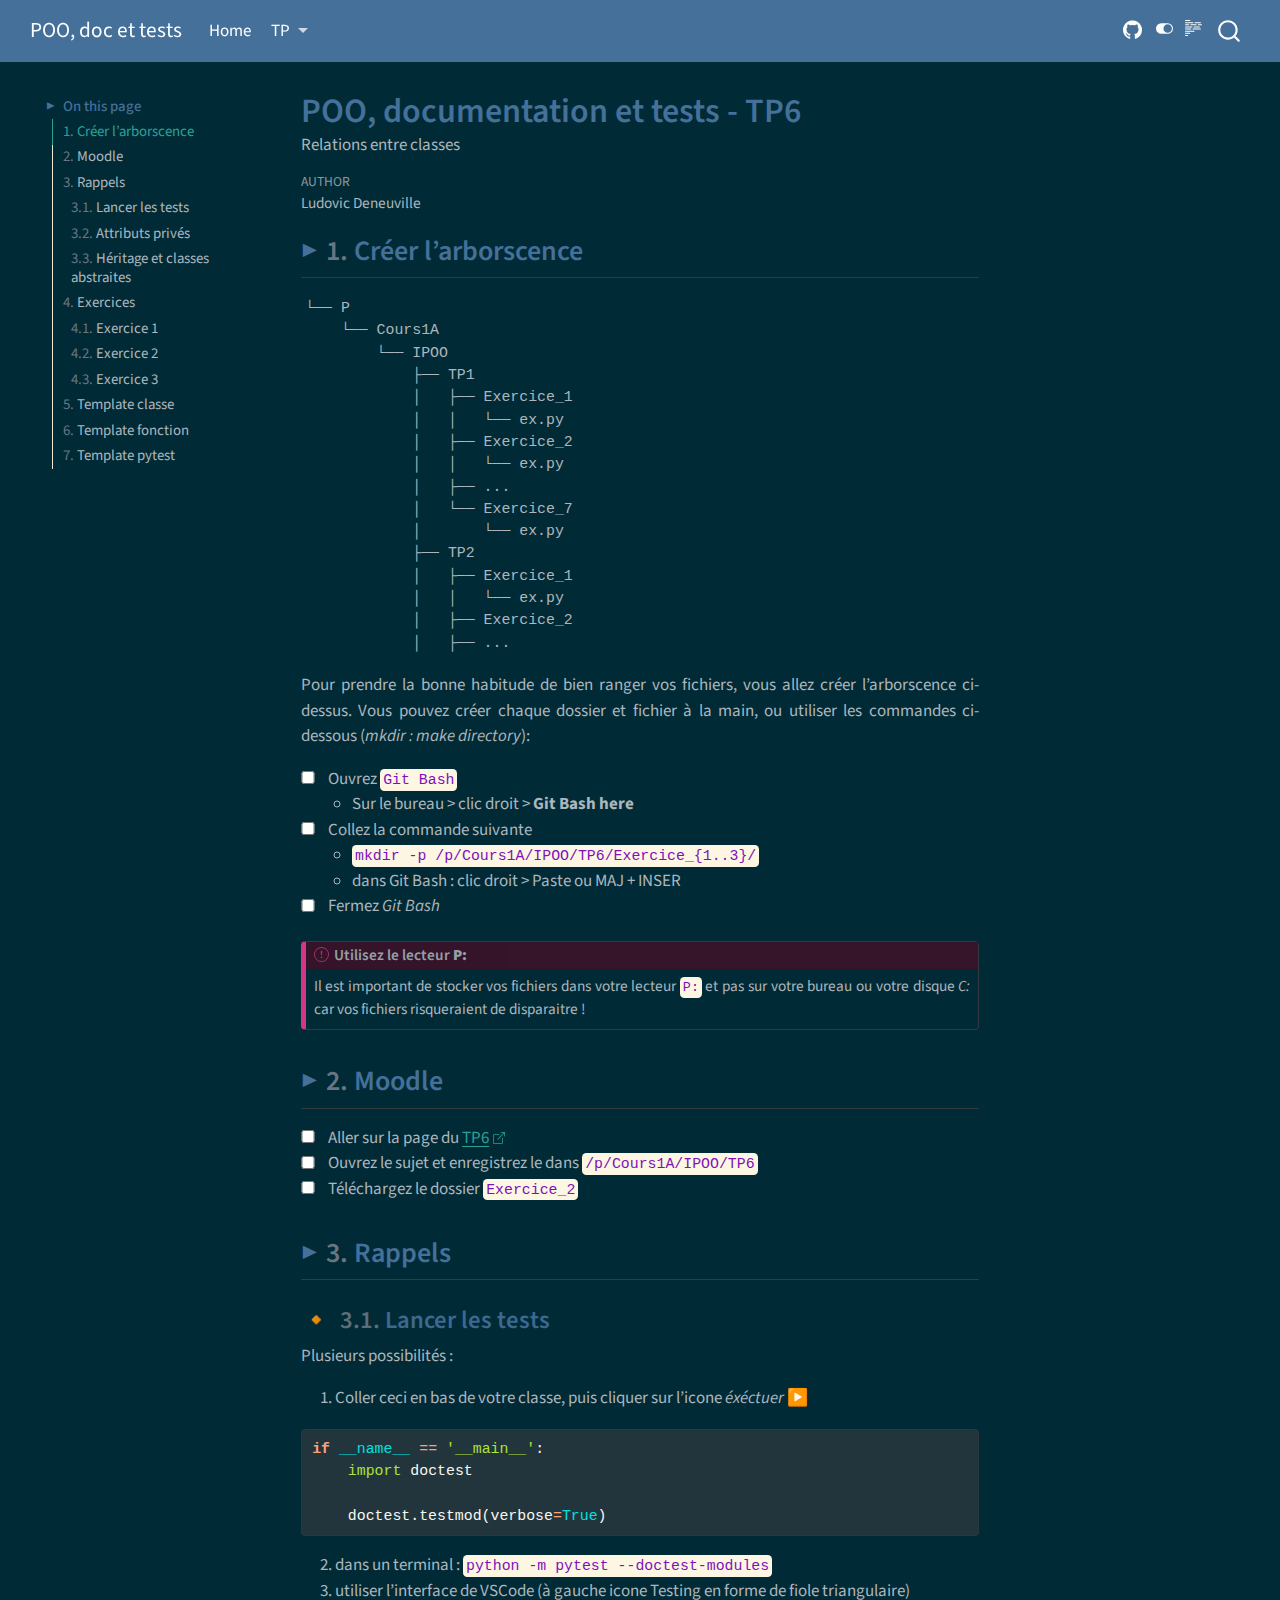
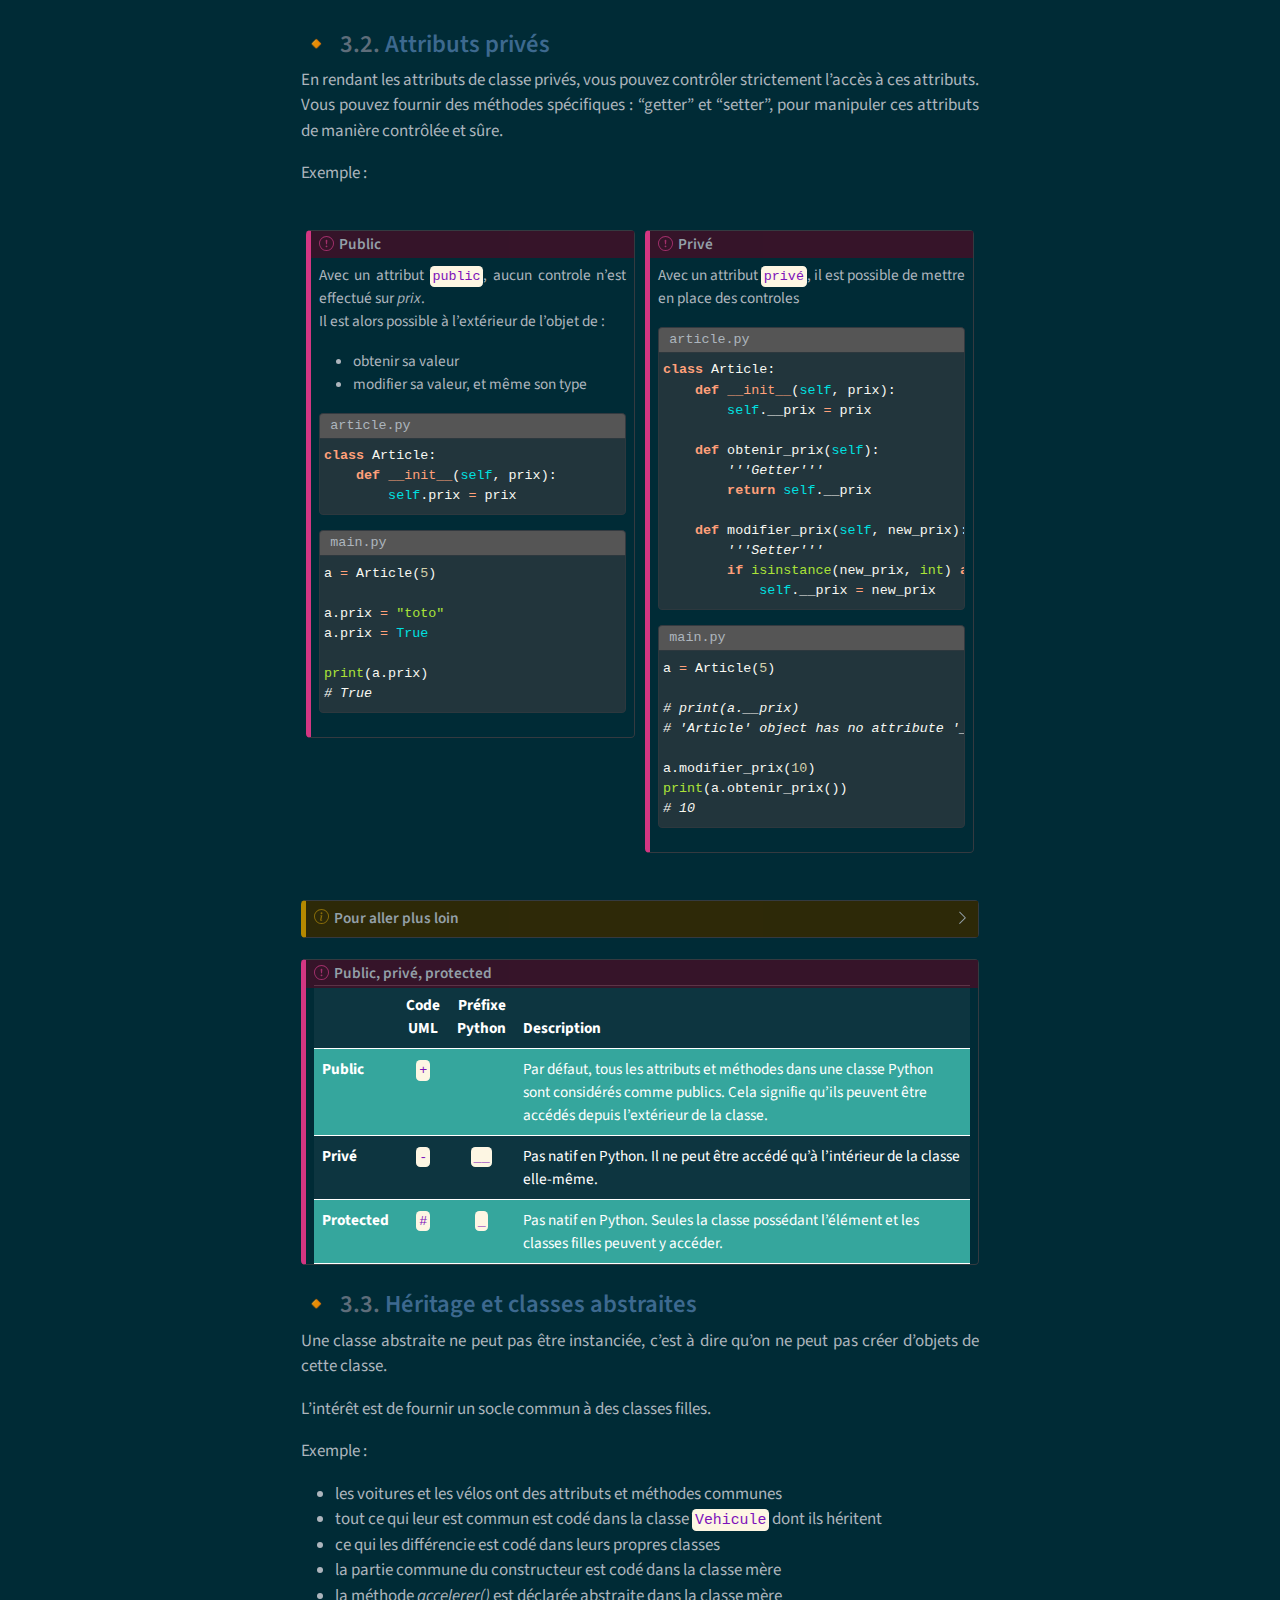
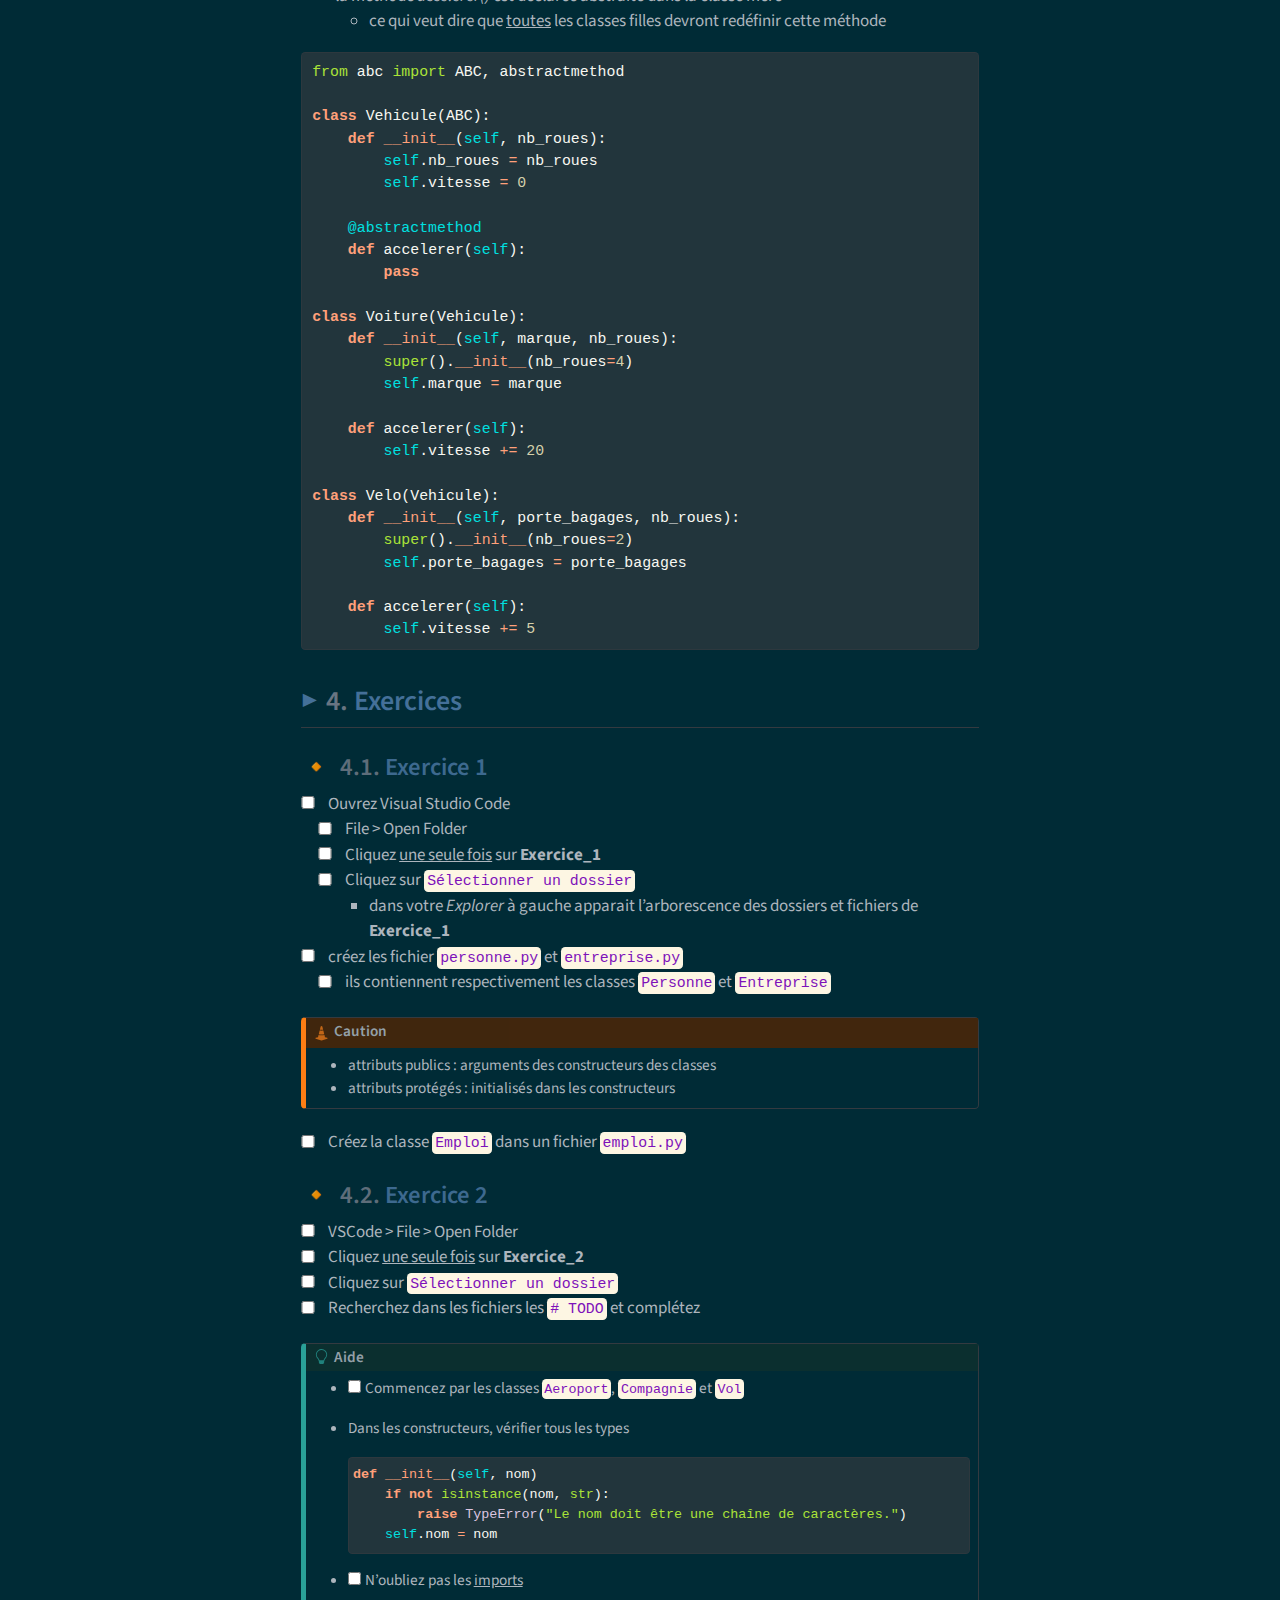
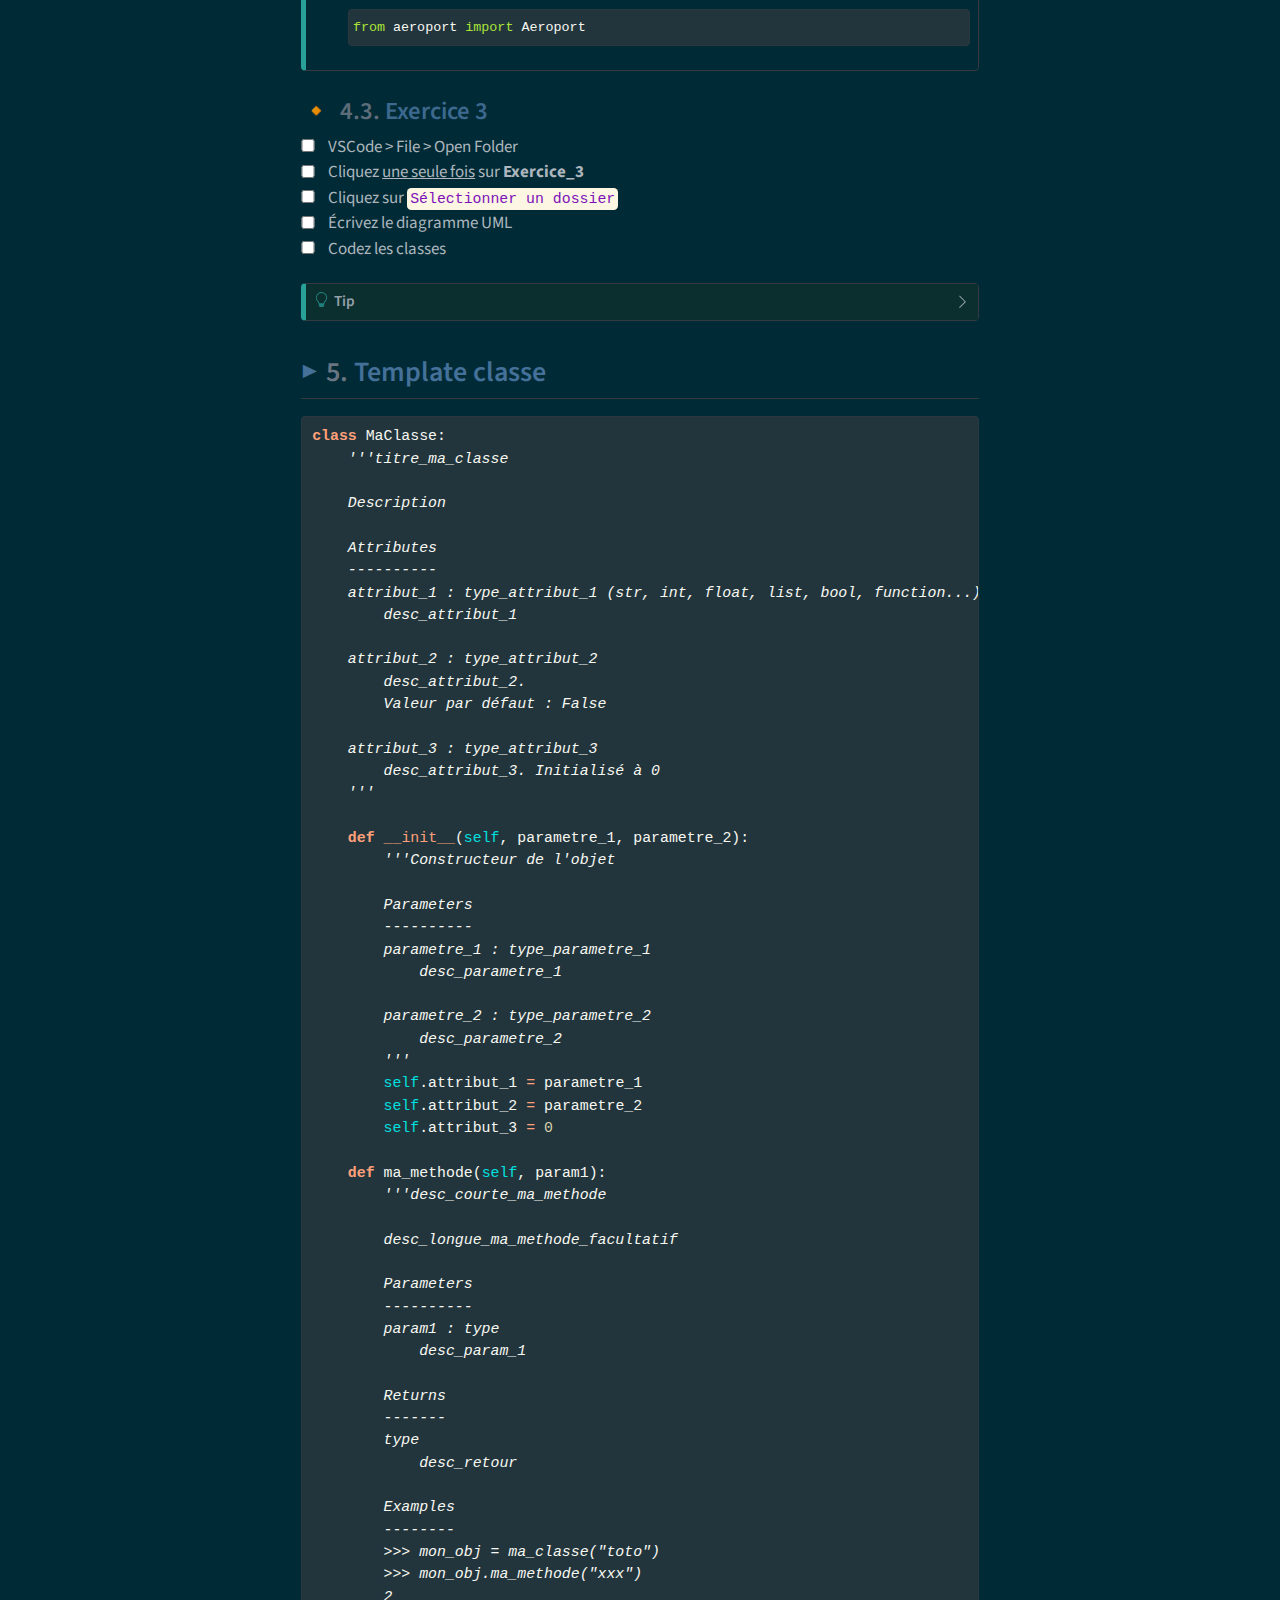
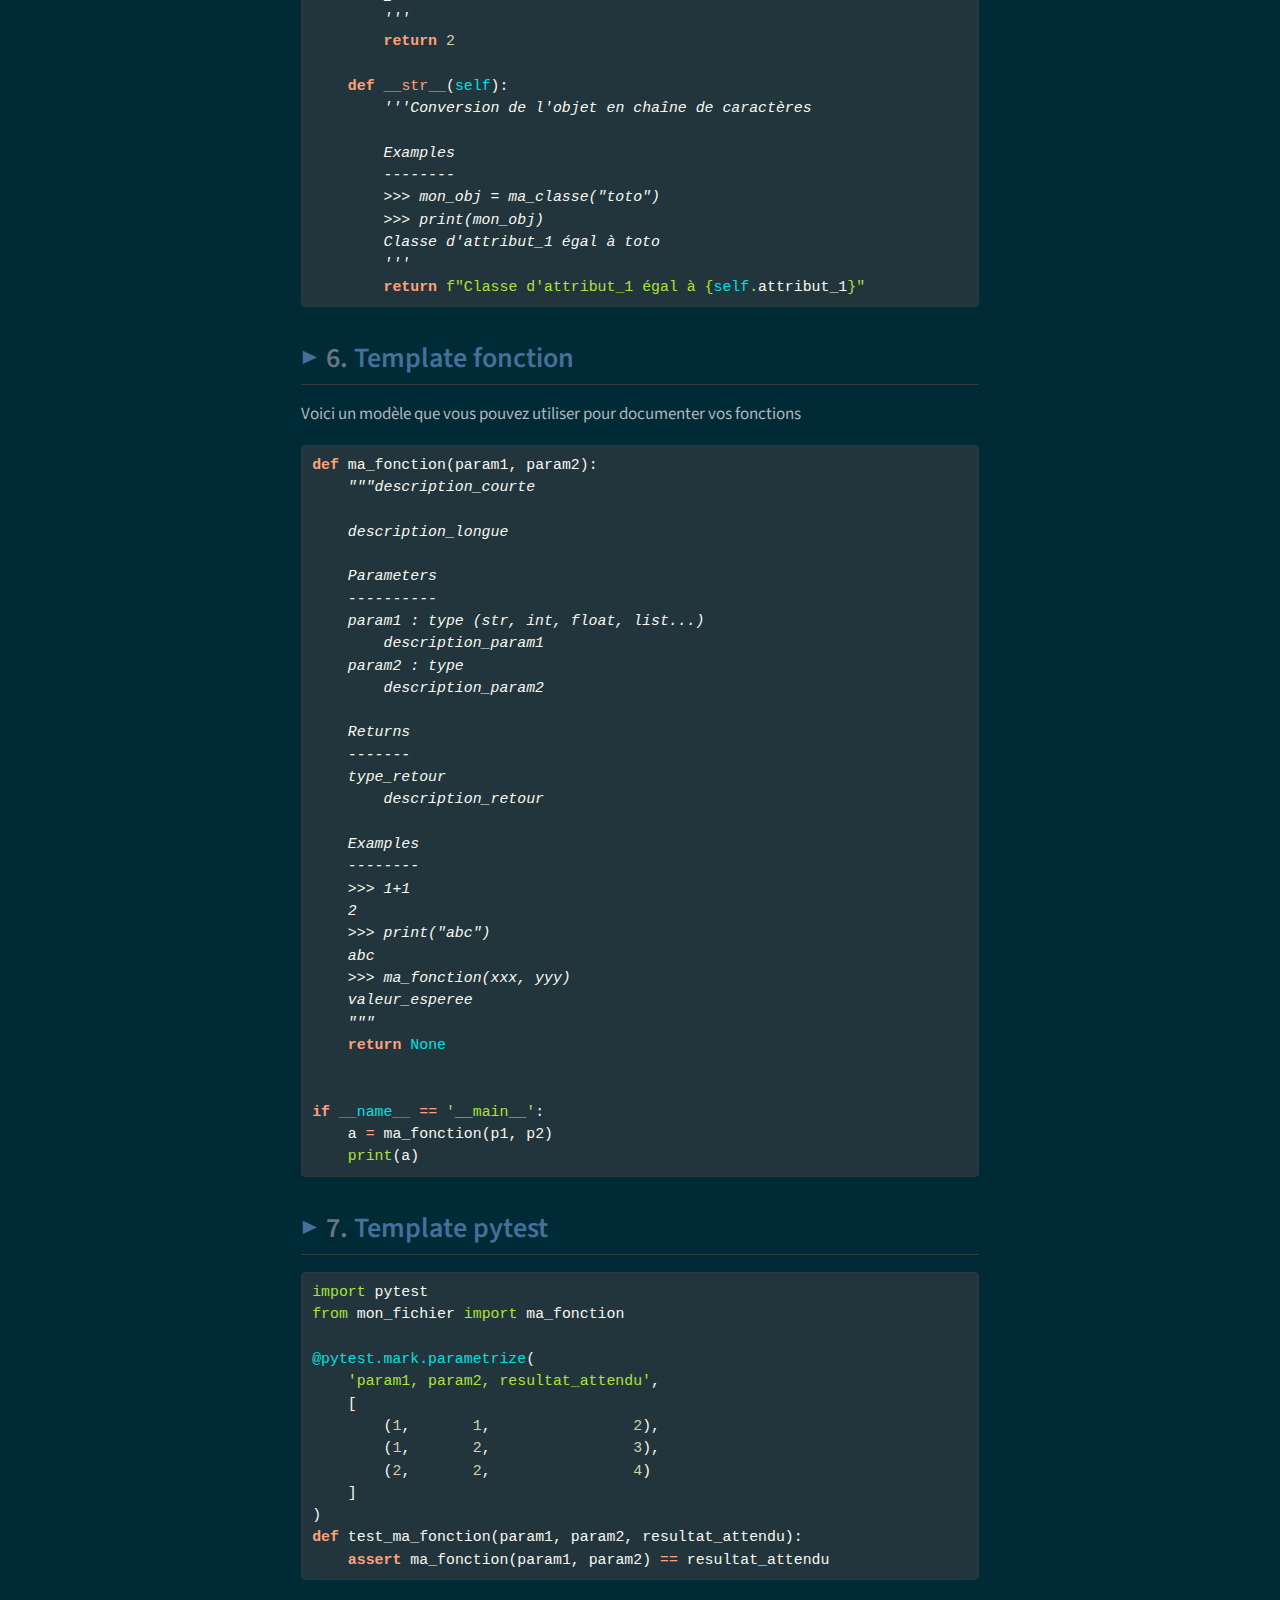
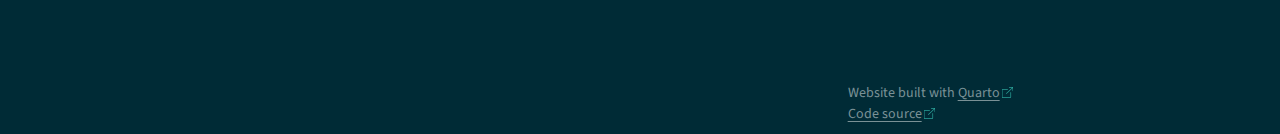
<file: doc/tp/tp6.html>
<!DOCTYPE html>
<html xmlns="http://www.w3.org/1999/xhtml" lang="en" xml:lang="en"><head>

<meta charset="utf-8">
<meta name="generator" content="quarto-1.4.551">

<meta name="viewport" content="width=device-width, initial-scale=1.0, user-scalable=yes">

<meta name="author" content="Ludovic Deneuville">
<meta name="description" content="Relations entre classes">

<title>POO, doc et tests - POO, documentation et tests - TP6</title>
<style>
code{white-space: pre-wrap;}
span.smallcaps{font-variant: small-caps;}
div.columns{display: flex; gap: min(4vw, 1.5em);}
div.column{flex: auto; overflow-x: auto;}
div.hanging-indent{margin-left: 1.5em; text-indent: -1.5em;}
ul.task-list{list-style: none;}
ul.task-list li input[type="checkbox"] {
  width: 0.8em;
  margin: 0 0.8em 0.2em -1em; /* quarto-specific, see https://github.com/quarto-dev/quarto-cli/issues/4556 */ 
  vertical-align: middle;
}
/* CSS for syntax highlighting */
pre > code.sourceCode { white-space: pre; position: relative; }
pre > code.sourceCode > span { line-height: 1.25; }
pre > code.sourceCode > span:empty { height: 1.2em; }
.sourceCode { overflow: visible; }
code.sourceCode > span { color: inherit; text-decoration: inherit; }
div.sourceCode { margin: 1em 0; }
pre.sourceCode { margin: 0; }
@media screen {
div.sourceCode { overflow: auto; }
}
@media print {
pre > code.sourceCode { white-space: pre-wrap; }
pre > code.sourceCode > span { text-indent: -5em; padding-left: 5em; }
}
pre.numberSource code
  { counter-reset: source-line 0; }
pre.numberSource code > span
  { position: relative; left: -4em; counter-increment: source-line; }
pre.numberSource code > span > a:first-child::before
  { content: counter(source-line);
    position: relative; left: -1em; text-align: right; vertical-align: baseline;
    border: none; display: inline-block;
    -webkit-touch-callout: none; -webkit-user-select: none;
    -khtml-user-select: none; -moz-user-select: none;
    -ms-user-select: none; user-select: none;
    padding: 0 4px; width: 4em;
  }
pre.numberSource { margin-left: 3em;  padding-left: 4px; }
div.sourceCode
  {   }
@media screen {
pre > code.sourceCode > span > a:first-child::before { text-decoration: underline; }
}
</style>


<script src="../../site_libs/quarto-nav/quarto-nav.js"></script>
<script src="../../site_libs/quarto-nav/headroom.min.js"></script>
<script src="../../site_libs/clipboard/clipboard.min.js"></script>
<script src="../../site_libs/quarto-search/autocomplete.umd.js"></script>
<script src="../../site_libs/quarto-search/fuse.min.js"></script>
<script src="../../site_libs/quarto-search/quarto-search.js"></script>
<meta name="quarto:offset" content="../../">
<script src="../../site_libs/quarto-html/quarto.js"></script>
<script src="../../site_libs/quarto-html/popper.min.js"></script>
<script src="../../site_libs/quarto-html/tippy.umd.min.js"></script>
<script src="../../site_libs/quarto-html/anchor.min.js"></script>
<link href="../../site_libs/quarto-html/tippy.css" rel="stylesheet">
<link href="../../site_libs/quarto-html/quarto-syntax-highlighting.css" rel="stylesheet" class="quarto-color-scheme" id="quarto-text-highlighting-styles">
<link href="../../site_libs/quarto-html/quarto-syntax-highlighting-dark.css" rel="stylesheet" class="quarto-color-scheme quarto-color-alternate" id="quarto-text-highlighting-styles">
<script src="../../site_libs/bootstrap/bootstrap.min.js"></script>
<link href="../../site_libs/bootstrap/bootstrap-icons.css" rel="stylesheet">
<link href="../../site_libs/bootstrap/bootstrap.min.css" rel="stylesheet" class="quarto-color-scheme" id="quarto-bootstrap" data-mode="light">
<link href="../../site_libs/bootstrap/bootstrap-dark.min.css" rel="stylesheet" class="quarto-color-scheme quarto-color-alternate" id="quarto-bootstrap" data-mode="dark">
<script id="quarto-search-options" type="application/json">{
  "location": "navbar",
  "copy-button": false,
  "collapse-after": 3,
  "panel-placement": "end",
  "type": "overlay",
  "limit": 50,
  "keyboard-shortcut": [
    "f",
    "/",
    "s"
  ],
  "show-item-context": false,
  "language": {
    "search-no-results-text": "No results",
    "search-matching-documents-text": "matching documents",
    "search-copy-link-title": "Copy link to search",
    "search-hide-matches-text": "Hide additional matches",
    "search-more-match-text": "more match in this document",
    "search-more-matches-text": "more matches in this document",
    "search-clear-button-title": "Clear",
    "search-text-placeholder": "",
    "search-detached-cancel-button-title": "Cancel",
    "search-submit-button-title": "Submit",
    "search-label": "Search"
  }
}</script>


<link rel="stylesheet" href="../../styles.css">
</head>

<body class="floating nav-fixed">

<div id="quarto-search-results"></div>
  <header id="quarto-header" class="headroom fixed-top">
    <nav class="navbar navbar-expand-lg " data-bs-theme="dark">
      <div class="navbar-container container-fluid">
      <div class="navbar-brand-container mx-auto">
    <a class="navbar-brand" href="../../index.html">
    <span class="navbar-title">POO, doc et tests</span>
    </a>
  </div>
            <div id="quarto-search" class="" title="Search"></div>
          <button class="navbar-toggler" type="button" data-bs-toggle="collapse" data-bs-target="#navbarCollapse" aria-controls="navbarCollapse" aria-expanded="false" aria-label="Toggle navigation" onclick="if (window.quartoToggleHeadroom) { window.quartoToggleHeadroom(); }">
  <span class="navbar-toggler-icon"></span>
</button>
          <div class="collapse navbar-collapse" id="navbarCollapse">
            <ul class="navbar-nav navbar-nav-scroll me-auto">
  <li class="nav-item">
    <a class="nav-link" href="../../index.html"> 
<span class="menu-text">Home</span></a>
  </li>  
  <li class="nav-item dropdown ">
    <a class="nav-link dropdown-toggle" href="#" id="nav-menu-tp" role="button" data-bs-toggle="dropdown" aria-expanded="false">
 <span class="menu-text">TP</span>
    </a>
    <ul class="dropdown-menu" aria-labelledby="nav-menu-tp">    
        <li>
    <a class="dropdown-item" href="../../doc/tp/tp1.html">
 <span class="dropdown-text">TP n°1</span></a>
  </li>  
        <li>
    <a class="dropdown-item" href="../../doc/tp/tp2.html">
 <span class="dropdown-text">TP n°2</span></a>
  </li>  
        <li>
    <a class="dropdown-item" href="../../doc/tp/tp3.html">
 <span class="dropdown-text">TP n°3</span></a>
  </li>  
        <li>
    <a class="dropdown-item" href="../../doc/tp/tp4.html">
 <span class="dropdown-text">TP n°4</span></a>
  </li>  
        <li>
    <a class="dropdown-item" href="../../doc/tp/tp5.html">
 <span class="dropdown-text">TP n°5</span></a>
  </li>  
        <li>
    <a class="dropdown-item" href="../../doc/tp/tp6.html">
 <span class="dropdown-text">TP n°6</span></a>
  </li>  
        <li>
    <a class="dropdown-item" href="../../doc/tp/td7.html">
 <span class="dropdown-text">TD n°7</span></a>
  </li>  
    </ul>
  </li>
</ul>
            <ul class="navbar-nav navbar-nav-scroll ms-auto">
  <li class="nav-item compact">
    <a class="nav-link" href="https://github.com/ludo2ne/ENSAI-1A-POO-TP" target="_blank"> <i class="bi bi-github" role="img">
</i> 
<span class="menu-text"></span></a>
  </li>  
</ul>
          </div> <!-- /navcollapse -->
          <div class="quarto-navbar-tools">
  <a href="" class="quarto-color-scheme-toggle quarto-navigation-tool  px-1" onclick="window.quartoToggleColorScheme(); return false;" title="Toggle dark mode"><i class="bi"></i></a>
  <a href="" class="quarto-reader-toggle quarto-navigation-tool px-1" onclick="window.quartoToggleReader(); return false;" title="Toggle reader mode">
  <div class="quarto-reader-toggle-btn">
  <i class="bi"></i>
  </div>
</a>
</div>
      </div> <!-- /container-fluid -->
    </nav>
</header>
<!-- content -->
<div id="quarto-content" class="quarto-container page-columns page-rows-contents page-layout-article page-navbar">
<!-- sidebar -->
  <nav id="quarto-sidebar" class="sidebar collapse collapse-horizontal quarto-sidebar-collapse-item sidebar-navigation floating overflow-auto">
    <nav id="TOC" role="doc-toc" class="toc-active" data-toc-expanded="3">
    <h2 id="toc-title">On this page</h2>
   
  <ul>
  <li><a href="#créer-larborscence" id="toc-créer-larborscence" class="nav-link active" data-scroll-target="#créer-larborscence"><span class="header-section-number">1</span> Créer l’arborscence</a></li>
  <li><a href="#moodle" id="toc-moodle" class="nav-link" data-scroll-target="#moodle"><span class="header-section-number">2</span> Moodle</a></li>
  <li><a href="#rappels" id="toc-rappels" class="nav-link" data-scroll-target="#rappels"><span class="header-section-number">3</span> Rappels</a>
  <ul class="collapse">
  <li><a href="#lancer-les-tests" id="toc-lancer-les-tests" class="nav-link" data-scroll-target="#lancer-les-tests"><span class="header-section-number">3.1</span> Lancer les tests</a></li>
  <li><a href="#attributs-privés" id="toc-attributs-privés" class="nav-link" data-scroll-target="#attributs-privés"><span class="header-section-number">3.2</span> Attributs privés</a></li>
  <li><a href="#héritage-et-classes-abstraites" id="toc-héritage-et-classes-abstraites" class="nav-link" data-scroll-target="#héritage-et-classes-abstraites"><span class="header-section-number">3.3</span> Héritage et classes abstraites</a></li>
  </ul></li>
  <li><a href="#exercices" id="toc-exercices" class="nav-link" data-scroll-target="#exercices"><span class="header-section-number">4</span> Exercices</a>
  <ul class="collapse">
  <li><a href="#exercice-1" id="toc-exercice-1" class="nav-link" data-scroll-target="#exercice-1"><span class="header-section-number">4.1</span> Exercice 1</a></li>
  <li><a href="#exercice-2" id="toc-exercice-2" class="nav-link" data-scroll-target="#exercice-2"><span class="header-section-number">4.2</span> Exercice 2</a></li>
  <li><a href="#exercice-3" id="toc-exercice-3" class="nav-link" data-scroll-target="#exercice-3"><span class="header-section-number">4.3</span> Exercice 3</a></li>
  </ul></li>
  <li><a href="#template-classe" id="toc-template-classe" class="nav-link" data-scroll-target="#template-classe"><span class="header-section-number">5</span> Template classe</a></li>
  <li><a href="#template-fonction" id="toc-template-fonction" class="nav-link" data-scroll-target="#template-fonction"><span class="header-section-number">6</span> Template fonction</a></li>
  <li><a href="#template-pytest" id="toc-template-pytest" class="nav-link" data-scroll-target="#template-pytest"><span class="header-section-number">7</span> Template pytest</a></li>
  </ul>
</nav>
</nav>
<div id="quarto-sidebar-glass" class="quarto-sidebar-collapse-item" data-bs-toggle="collapse" data-bs-target=".quarto-sidebar-collapse-item"></div>
<!-- margin-sidebar -->
    <div id="quarto-margin-sidebar" class="sidebar margin-sidebar">
    </div>
<!-- main -->
<main class="content" id="quarto-document-content">

<header id="title-block-header" class="quarto-title-block default">
<div class="quarto-title">
<h1 class="title">POO, documentation et tests - TP6</h1>
</div>

<div>
  <div class="description">
    Relations entre classes
  </div>
</div>


<div class="quarto-title-meta">

    <div>
    <div class="quarto-title-meta-heading">Author</div>
    <div class="quarto-title-meta-contents">
             <p>Ludovic Deneuville </p>
          </div>
  </div>
    
  
    
  </div>
  


</header>


<section id="créer-larborscence" class="level2" data-number="1">
<h2 data-number="1" class="anchored" data-anchor-id="créer-larborscence"><span class="header-section-number">1</span> Créer l’arborscence</h2>
<pre><code>└── P
    └── Cours1A
        └── IPOO
            ├── TP1
            │   ├── Exercice_1
            │   │   └── ex.py
            │   ├── Exercice_2
            │   │   └── ex.py
            │   ├── ...
            │   └── Exercice_7
            │       └── ex.py
            ├── TP2
            │   ├── Exercice_1
            │   │   └── ex.py
            │   ├── Exercice_2
            │   ├── ...</code></pre>
<p>Pour prendre la bonne habitude de bien ranger vos fichiers, vous allez créer l’arborscence ci-dessus. Vous pouvez créer chaque dossier et fichier à la main, ou utiliser les commandes ci-dessous (<em>mkdir : make directory</em>):</p>
<ul class="task-list">
<li><label><input type="checkbox">Ouvrez <code>Git Bash</code></label>
<ul>
<li>Sur le bureau &gt; clic droit &gt; <strong>Git Bash here</strong></li>
</ul></li>
<li><label><input type="checkbox">Collez la commande suivante</label>
<ul>
<li><code>mkdir -p /p/Cours1A/IPOO/TP6/Exercice_{1..3}/</code></li>
<li>dans Git Bash : clic droit &gt; Paste ou MAJ + INSER</li>
</ul></li>
<li><label><input type="checkbox">Fermez <em>Git Bash</em></label></li>
</ul>
<div class="callout callout-style-default callout-important callout-titled">
<div class="callout-header d-flex align-content-center">
<div class="callout-icon-container">
<i class="callout-icon"></i>
</div>
<div class="callout-title-container flex-fill">
Utilisez le lecteur <strong>P:</strong>
</div>
</div>
<div class="callout-body-container callout-body">
<p>Il est important de stocker vos fichiers dans votre lecteur <code>P:</code> et pas sur votre bureau ou votre disque <em>C:</em> car vos fichiers risqueraient de disparaitre !</p>
</div>
</div>
</section>
<section id="moodle" class="level2" data-number="2">
<h2 data-number="2" class="anchored" data-anchor-id="moodle"><span class="header-section-number">2</span> Moodle</h2>
<ul class="task-list">
<li><label><input type="checkbox">Aller sur la page du <a href="https://foad-moodle.ensai.fr/pluginfile.php/33287/mod_resource/content/2/TP6%20-%20Sujet.pdf" class="external" target="_blank">TP6</a></label></li>
<li><label><input type="checkbox">Ouvrez le sujet et enregistrez le dans <code>/p/Cours1A/IPOO/TP6</code></label></li>
<li><label><input type="checkbox">Téléchargez le dossier <code>Exercice_2</code></label></li>
</ul>
</section>
<section id="rappels" class="level2" data-number="3">
<h2 data-number="3" class="anchored" data-anchor-id="rappels"><span class="header-section-number">3</span> Rappels</h2>
<section id="lancer-les-tests" class="level3" data-number="3.1">
<h3 data-number="3.1" class="anchored" data-anchor-id="lancer-les-tests"><span class="header-section-number">3.1</span> Lancer les tests</h3>
<p>Plusieurs possibilités :</p>
<ol type="1">
<li>Coller ceci en bas de votre classe, puis cliquer sur l’icone <em>éxéctuer</em> <span class="emoji" data-emoji="arrow_forward">▶️</span></li>
</ol>
<div class="sourceCode" id="cb2"><pre class="sourceCode python code-with-copy"><code class="sourceCode python"><span id="cb2-1"><a href="#cb2-1" aria-hidden="true" tabindex="-1"></a><span class="cf">if</span> <span class="va">__name__</span> <span class="op">==</span> <span class="st">'__main__'</span>:</span>
<span id="cb2-2"><a href="#cb2-2" aria-hidden="true" tabindex="-1"></a>    <span class="im">import</span> doctest    </span>
<span id="cb2-3"><a href="#cb2-3" aria-hidden="true" tabindex="-1"></a></span>
<span id="cb2-4"><a href="#cb2-4" aria-hidden="true" tabindex="-1"></a>    doctest.testmod(verbose<span class="op">=</span><span class="va">True</span>)</span></code><button title="Copy to Clipboard" class="code-copy-button"><i class="bi"></i></button></pre></div>
<ol start="2" type="1">
<li>dans un terminal : <code>python -m pytest --doctest-modules</code></li>
<li>utiliser l’interface de VSCode (à gauche icone Testing en forme de fiole triangulaire)</li>
</ol>
</section>
<section id="attributs-privés" class="level3" data-number="3.2">
<h3 data-number="3.2" class="anchored" data-anchor-id="attributs-privés"><span class="header-section-number">3.2</span> Attributs privés</h3>
<p>En rendant les attributs de classe privés, vous pouvez contrôler strictement l’accès à ces attributs.<br>
Vous pouvez fournir des méthodes spécifiques : “getter” et “setter”, pour manipuler ces attributs de manière contrôlée et sûre.</p>
<p>Exemple :</p>
<div class="columns">
<div class="column">
<div class="callout callout-style-default callout-important callout-titled" title="Public">
<div class="callout-header d-flex align-content-center">
<div class="callout-icon-container">
<i class="callout-icon"></i>
</div>
<div class="callout-title-container flex-fill">
Public
</div>
</div>
<div class="callout-body-container callout-body">
<p>Avec un attribut <code>public</code>, aucun controle n’est effectué sur <em>prix</em>.<br>
Il est alors possible à l’extérieur de l’objet de :</p>
<ul>
<li>obtenir sa valeur</li>
<li>modifier sa valeur, et même son type</li>
</ul>
<div class="code-with-filename">
<div class="code-with-filename-file">
<pre><strong>article.py</strong></pre>
</div>
<div class="sourceCode" id="cb3" data-filename="article.py"><pre class="sourceCode python code-with-copy"><code class="sourceCode python"><span id="cb3-1"><a href="#cb3-1" aria-hidden="true" tabindex="-1"></a><span class="kw">class</span> Article:</span>
<span id="cb3-2"><a href="#cb3-2" aria-hidden="true" tabindex="-1"></a>    <span class="kw">def</span> <span class="fu">__init__</span>(<span class="va">self</span>, prix):</span>
<span id="cb3-3"><a href="#cb3-3" aria-hidden="true" tabindex="-1"></a>        <span class="va">self</span>.prix <span class="op">=</span> prix</span></code><button title="Copy to Clipboard" class="code-copy-button"><i class="bi"></i></button></pre></div>
</div>
<div class="code-with-filename">
<div class="code-with-filename-file">
<pre><strong>main.py</strong></pre>
</div>
<div class="sourceCode" id="cb4" data-filename="main.py"><pre class="sourceCode python code-with-copy"><code class="sourceCode python"><span id="cb4-1"><a href="#cb4-1" aria-hidden="true" tabindex="-1"></a>a <span class="op">=</span> Article(<span class="dv">5</span>)</span>
<span id="cb4-2"><a href="#cb4-2" aria-hidden="true" tabindex="-1"></a></span>
<span id="cb4-3"><a href="#cb4-3" aria-hidden="true" tabindex="-1"></a>a.prix <span class="op">=</span> <span class="st">"toto"</span></span>
<span id="cb4-4"><a href="#cb4-4" aria-hidden="true" tabindex="-1"></a>a.prix <span class="op">=</span> <span class="va">True</span></span>
<span id="cb4-5"><a href="#cb4-5" aria-hidden="true" tabindex="-1"></a></span>
<span id="cb4-6"><a href="#cb4-6" aria-hidden="true" tabindex="-1"></a><span class="bu">print</span>(a.prix)</span>
<span id="cb4-7"><a href="#cb4-7" aria-hidden="true" tabindex="-1"></a><span class="co"># True</span></span></code><button title="Copy to Clipboard" class="code-copy-button"><i class="bi"></i></button></pre></div>
</div>
</div>
</div>
</div><div class="column">
<div class="callout callout-style-default callout-important callout-titled" title="Privé">
<div class="callout-header d-flex align-content-center">
<div class="callout-icon-container">
<i class="callout-icon"></i>
</div>
<div class="callout-title-container flex-fill">
Privé
</div>
</div>
<div class="callout-body-container callout-body">
<p>Avec un attribut <code>privé</code>, il est possible de mettre en place des controles</p>
<div class="code-with-filename">
<div class="code-with-filename-file">
<pre><strong>article.py</strong></pre>
</div>
<div class="sourceCode" id="cb5" data-filename="article.py"><pre class="sourceCode python code-with-copy"><code class="sourceCode python"><span id="cb5-1"><a href="#cb5-1" aria-hidden="true" tabindex="-1"></a><span class="kw">class</span> Article:</span>
<span id="cb5-2"><a href="#cb5-2" aria-hidden="true" tabindex="-1"></a>    <span class="kw">def</span> <span class="fu">__init__</span>(<span class="va">self</span>, prix):</span>
<span id="cb5-3"><a href="#cb5-3" aria-hidden="true" tabindex="-1"></a>        <span class="va">self</span>.__prix <span class="op">=</span> prix</span>
<span id="cb5-4"><a href="#cb5-4" aria-hidden="true" tabindex="-1"></a></span>
<span id="cb5-5"><a href="#cb5-5" aria-hidden="true" tabindex="-1"></a>    <span class="kw">def</span> obtenir_prix(<span class="va">self</span>):</span>
<span id="cb5-6"><a href="#cb5-6" aria-hidden="true" tabindex="-1"></a>        <span class="co">'''Getter'''</span></span>
<span id="cb5-7"><a href="#cb5-7" aria-hidden="true" tabindex="-1"></a>        <span class="cf">return</span> <span class="va">self</span>.__prix</span>
<span id="cb5-8"><a href="#cb5-8" aria-hidden="true" tabindex="-1"></a></span>
<span id="cb5-9"><a href="#cb5-9" aria-hidden="true" tabindex="-1"></a>    <span class="kw">def</span> modifier_prix(<span class="va">self</span>, new_prix):</span>
<span id="cb5-10"><a href="#cb5-10" aria-hidden="true" tabindex="-1"></a>        <span class="co">'''Setter'''</span></span>
<span id="cb5-11"><a href="#cb5-11" aria-hidden="true" tabindex="-1"></a>        <span class="cf">if</span> <span class="bu">isinstance</span>(new_prix, <span class="bu">int</span>) <span class="kw">and</span> new_prix <span class="op">&gt;</span> <span class="dv">0</span>:</span>
<span id="cb5-12"><a href="#cb5-12" aria-hidden="true" tabindex="-1"></a>            <span class="va">self</span>.__prix <span class="op">=</span> new_prix</span></code><button title="Copy to Clipboard" class="code-copy-button"><i class="bi"></i></button></pre></div>
</div>
<div class="code-with-filename">
<div class="code-with-filename-file">
<pre><strong>main.py</strong></pre>
</div>
<div class="sourceCode" id="cb6" data-filename="main.py"><pre class="sourceCode python code-with-copy"><code class="sourceCode python"><span id="cb6-1"><a href="#cb6-1" aria-hidden="true" tabindex="-1"></a>a <span class="op">=</span> Article(<span class="dv">5</span>)</span>
<span id="cb6-2"><a href="#cb6-2" aria-hidden="true" tabindex="-1"></a></span>
<span id="cb6-3"><a href="#cb6-3" aria-hidden="true" tabindex="-1"></a><span class="co"># print(a.__prix)</span></span>
<span id="cb6-4"><a href="#cb6-4" aria-hidden="true" tabindex="-1"></a><span class="co"># 'Article' object has no attribute '__prix'</span></span>
<span id="cb6-5"><a href="#cb6-5" aria-hidden="true" tabindex="-1"></a></span>
<span id="cb6-6"><a href="#cb6-6" aria-hidden="true" tabindex="-1"></a>a.modifier_prix(<span class="dv">10</span>)</span>
<span id="cb6-7"><a href="#cb6-7" aria-hidden="true" tabindex="-1"></a><span class="bu">print</span>(a.obtenir_prix())</span>
<span id="cb6-8"><a href="#cb6-8" aria-hidden="true" tabindex="-1"></a><span class="co"># 10</span></span></code><button title="Copy to Clipboard" class="code-copy-button"><i class="bi"></i></button></pre></div>
</div>
</div>
</div>
</div>
</div>
<div class="callout callout-style-default callout-note callout-titled" title="Pour aller plus loin">
<div class="callout-header d-flex align-content-center" data-bs-toggle="collapse" data-bs-target=".callout-4-contents" aria-controls="callout-4" aria-expanded="false" aria-label="Toggle callout">
<div class="callout-icon-container">
<i class="callout-icon"></i>
</div>
<div class="callout-title-container flex-fill">
Pour aller plus loin
</div>
<div class="callout-btn-toggle d-inline-block border-0 py-1 ps-1 pe-0 float-end"><i class="callout-toggle"></i></div>
</div>
<div id="callout-4" class="callout-4-contents callout-collapse collapse">
<div class="callout-body-container callout-body">
<p>Quand vous déclarez un attribut privé dans votre constructeur, Python va renommer votre attribut en ajoutant un préfixe <em>_ClassName</em></p>
<p>Dans l’exemple ci-dessus, l’attribut <em>__prix</em> deviendra <em>_Article__prix</em>.</p>
<div class="sourceCode" id="cb7"><pre class="sourceCode python code-with-copy"><code class="sourceCode python"><span id="cb7-1"><a href="#cb7-1" aria-hidden="true" tabindex="-1"></a>a <span class="op">=</span> Article(<span class="dv">5</span>)</span>
<span id="cb7-2"><a href="#cb7-2" aria-hidden="true" tabindex="-1"></a><span class="bu">print</span>(a._Article__prix)</span>
<span id="cb7-3"><a href="#cb7-3" aria-hidden="true" tabindex="-1"></a><span class="co"># 5</span></span></code><button title="Copy to Clipboard" class="code-copy-button"><i class="bi"></i></button></pre></div>
<p>Si vous tentez de modifier l’attribut <em>__prix</em>, cela va en fait créer un nouvel attribut</p>
<div class="sourceCode" id="cb8"><pre class="sourceCode python code-with-copy"><code class="sourceCode python"><span id="cb8-1"><a href="#cb8-1" aria-hidden="true" tabindex="-1"></a>a <span class="op">=</span> Article(<span class="dv">5</span>)</span>
<span id="cb8-2"><a href="#cb8-2" aria-hidden="true" tabindex="-1"></a>a.__prix <span class="op">=</span> <span class="dv">10</span></span>
<span id="cb8-3"><a href="#cb8-3" aria-hidden="true" tabindex="-1"></a><span class="bu">print</span>(a.__prix)</span>
<span id="cb8-4"><a href="#cb8-4" aria-hidden="true" tabindex="-1"></a><span class="co"># 10</span></span>
<span id="cb8-5"><a href="#cb8-5" aria-hidden="true" tabindex="-1"></a><span class="bu">print</span>(a._Article__prix)</span>
<span id="cb8-6"><a href="#cb8-6" aria-hidden="true" tabindex="-1"></a><span class="co"># 5</span></span></code><button title="Copy to Clipboard" class="code-copy-button"><i class="bi"></i></button></pre></div>
</div>
</div>
</div>
<div class="callout callout-style-default callout-important callout-titled" title="Public, privé, protected">
<div class="callout-header d-flex align-content-center">
<div class="callout-icon-container">
<i class="callout-icon"></i>
</div>
<div class="callout-title-container flex-fill">
Public, privé, protected
</div>
</div>
<div class="callout-body-container callout-body">
<table class="table-striped table-hover table-success table">
<colgroup>
<col style="width: 7%">
<col style="width: 5%">
<col style="width: 9%">
<col style="width: 77%">
</colgroup>
<thead>
<tr class="header">
<th></th>
<th style="text-align: center;">Code UML</th>
<th style="text-align: center;">Préfixe Python</th>
<th>Description</th>
</tr>
</thead>
<tbody>
<tr class="odd">
<td><strong>Public</strong></td>
<td style="text-align: center;"><code>+</code></td>
<td style="text-align: center;"></td>
<td>Par défaut, tous les attributs et méthodes dans une classe Python sont considérés comme publics. Cela signifie qu’ils peuvent être accédés depuis l’extérieur de la classe.</td>
</tr>
<tr class="even">
<td><strong>Privé</strong></td>
<td style="text-align: center;"><code>-</code></td>
<td style="text-align: center;"><code>__</code></td>
<td>Pas natif en Python. Il ne peut être accédé qu’à l’intérieur de la classe elle-même.</td>
</tr>
<tr class="odd">
<td><strong>Protected</strong></td>
<td style="text-align: center;"><code>#</code></td>
<td style="text-align: center;"><code>_</code></td>
<td>Pas natif en Python. Seules la classe possédant l’élément et les classes filles peuvent y accéder.</td>
</tr>
</tbody>
</table>
</div>
</div>
</section>
<section id="héritage-et-classes-abstraites" class="level3" data-number="3.3">
<h3 data-number="3.3" class="anchored" data-anchor-id="héritage-et-classes-abstraites"><span class="header-section-number">3.3</span> Héritage et classes abstraites</h3>
<p>Une classe abstraite ne peut pas être instanciée, c’est à dire qu’on ne peut pas créer d’objets de cette classe.</p>
<p>L’intérêt est de fournir un socle commun à des classes filles.</p>
<p>Exemple :</p>
<ul>
<li>les voitures et les vélos ont des attributs et méthodes communes</li>
<li>tout ce qui leur est commun est codé dans la classe <code>Vehicule</code> dont ils héritent</li>
<li>ce qui les différencie est codé dans leurs propres classes</li>
<li>la partie commune du constructeur est codé dans la classe mère</li>
<li>la méthode <em>accelerer()</em> est déclarée abstraite dans la classe mère
<ul>
<li>ce qui veut dire que <u>toutes</u> les classes filles devront redéfinir cette méthode</li>
</ul></li>
</ul>
<div class="sourceCode" id="cb9"><pre class="sourceCode python code-with-copy"><code class="sourceCode python"><span id="cb9-1"><a href="#cb9-1" aria-hidden="true" tabindex="-1"></a><span class="im">from</span> abc <span class="im">import</span> ABC, abstractmethod</span>
<span id="cb9-2"><a href="#cb9-2" aria-hidden="true" tabindex="-1"></a></span>
<span id="cb9-3"><a href="#cb9-3" aria-hidden="true" tabindex="-1"></a><span class="kw">class</span> Vehicule(ABC):</span>
<span id="cb9-4"><a href="#cb9-4" aria-hidden="true" tabindex="-1"></a>    <span class="kw">def</span> <span class="fu">__init__</span>(<span class="va">self</span>, nb_roues):</span>
<span id="cb9-5"><a href="#cb9-5" aria-hidden="true" tabindex="-1"></a>        <span class="va">self</span>.nb_roues <span class="op">=</span> nb_roues</span>
<span id="cb9-6"><a href="#cb9-6" aria-hidden="true" tabindex="-1"></a>        <span class="va">self</span>.vitesse <span class="op">=</span> <span class="dv">0</span></span>
<span id="cb9-7"><a href="#cb9-7" aria-hidden="true" tabindex="-1"></a></span>
<span id="cb9-8"><a href="#cb9-8" aria-hidden="true" tabindex="-1"></a>    <span class="at">@abstractmethod</span></span>
<span id="cb9-9"><a href="#cb9-9" aria-hidden="true" tabindex="-1"></a>    <span class="kw">def</span> accelerer(<span class="va">self</span>):</span>
<span id="cb9-10"><a href="#cb9-10" aria-hidden="true" tabindex="-1"></a>        <span class="cf">pass</span></span>
<span id="cb9-11"><a href="#cb9-11" aria-hidden="true" tabindex="-1"></a></span>
<span id="cb9-12"><a href="#cb9-12" aria-hidden="true" tabindex="-1"></a><span class="kw">class</span> Voiture(Vehicule):</span>
<span id="cb9-13"><a href="#cb9-13" aria-hidden="true" tabindex="-1"></a>    <span class="kw">def</span> <span class="fu">__init__</span>(<span class="va">self</span>, marque, nb_roues):</span>
<span id="cb9-14"><a href="#cb9-14" aria-hidden="true" tabindex="-1"></a>        <span class="bu">super</span>().<span class="fu">__init__</span>(nb_roues<span class="op">=</span><span class="dv">4</span>)</span>
<span id="cb9-15"><a href="#cb9-15" aria-hidden="true" tabindex="-1"></a>        <span class="va">self</span>.marque <span class="op">=</span> marque</span>
<span id="cb9-16"><a href="#cb9-16" aria-hidden="true" tabindex="-1"></a></span>
<span id="cb9-17"><a href="#cb9-17" aria-hidden="true" tabindex="-1"></a>    <span class="kw">def</span> accelerer(<span class="va">self</span>):</span>
<span id="cb9-18"><a href="#cb9-18" aria-hidden="true" tabindex="-1"></a>        <span class="va">self</span>.vitesse <span class="op">+=</span> <span class="dv">20</span></span>
<span id="cb9-19"><a href="#cb9-19" aria-hidden="true" tabindex="-1"></a>        </span>
<span id="cb9-20"><a href="#cb9-20" aria-hidden="true" tabindex="-1"></a><span class="kw">class</span> Velo(Vehicule):</span>
<span id="cb9-21"><a href="#cb9-21" aria-hidden="true" tabindex="-1"></a>    <span class="kw">def</span> <span class="fu">__init__</span>(<span class="va">self</span>, porte_bagages, nb_roues):</span>
<span id="cb9-22"><a href="#cb9-22" aria-hidden="true" tabindex="-1"></a>        <span class="bu">super</span>().<span class="fu">__init__</span>(nb_roues<span class="op">=</span><span class="dv">2</span>)</span>
<span id="cb9-23"><a href="#cb9-23" aria-hidden="true" tabindex="-1"></a>        <span class="va">self</span>.porte_bagages <span class="op">=</span> porte_bagages</span>
<span id="cb9-24"><a href="#cb9-24" aria-hidden="true" tabindex="-1"></a></span>
<span id="cb9-25"><a href="#cb9-25" aria-hidden="true" tabindex="-1"></a>    <span class="kw">def</span> accelerer(<span class="va">self</span>):</span>
<span id="cb9-26"><a href="#cb9-26" aria-hidden="true" tabindex="-1"></a>        <span class="va">self</span>.vitesse <span class="op">+=</span> <span class="dv">5</span></span></code><button title="Copy to Clipboard" class="code-copy-button"><i class="bi"></i></button></pre></div>
</section>
</section>
<section id="exercices" class="level2" data-number="4">
<h2 data-number="4" class="anchored" data-anchor-id="exercices"><span class="header-section-number">4</span> Exercices</h2>
<section id="exercice-1" class="level3" data-number="4.1">
<h3 data-number="4.1" class="anchored" data-anchor-id="exercice-1"><span class="header-section-number">4.1</span> Exercice 1</h3>
<ul class="task-list">
<li><label><input type="checkbox">Ouvrez Visual Studio Code</label>
<ul class="task-list">
<li><label><input type="checkbox">File &gt; Open Folder</label></li>
<li><label><input type="checkbox">Cliquez <u>une seule fois</u> sur <strong>Exercice_1</strong></label></li>
<li><label><input type="checkbox">Cliquez sur <code>Sélectionner un dossier</code></label>
<ul>
<li>dans votre <em>Explorer</em> à gauche apparait l’arborescence des dossiers et fichiers de <strong>Exercice_1</strong></li>
</ul></li>
</ul></li>
<li><label><input type="checkbox">créez les fichier <code>personne.py</code> et <code>entreprise.py</code></label>
<ul class="task-list">
<li><label><input type="checkbox">ils contiennent respectivement les classes <code>Personne</code> et <code>Entreprise</code></label></li>
</ul></li>
</ul>
<div class="callout callout-style-default callout-caution callout-titled">
<div class="callout-header d-flex align-content-center">
<div class="callout-icon-container">
<i class="callout-icon"></i>
</div>
<div class="callout-title-container flex-fill">
Caution
</div>
</div>
<div class="callout-body-container callout-body">
<ul>
<li>attributs publics : arguments des constructeurs des classes</li>
<li>attributs protégés : initialisés dans les constructeurs</li>
</ul>
</div>
</div>
<ul class="task-list">
<li><label><input type="checkbox">Créez la classe <code>Emploi</code> dans un fichier <code>emploi.py</code></label></li>
</ul>
</section>
<section id="exercice-2" class="level3" data-number="4.2">
<h3 data-number="4.2" class="anchored" data-anchor-id="exercice-2"><span class="header-section-number">4.2</span> Exercice 2</h3>
<ul class="task-list">
<li><label><input type="checkbox">VSCode &gt; File &gt; Open Folder</label></li>
<li><label><input type="checkbox">Cliquez <u>une seule fois</u> sur <strong>Exercice_2</strong></label></li>
<li><label><input type="checkbox">Cliquez sur <code>Sélectionner un dossier</code></label></li>
<li><label><input type="checkbox">Recherchez dans les fichiers les <code># TODO</code> et complétez</label></li>
</ul>
<div class="callout callout-style-default callout-tip callout-titled" title="Aide">
<div class="callout-header d-flex align-content-center">
<div class="callout-icon-container">
<i class="callout-icon"></i>
</div>
<div class="callout-title-container flex-fill">
Aide
</div>
</div>
<div class="callout-body-container callout-body">
<ul>
<li><p><label><input type="checkbox">Commencez par les classes <code>Aeroport</code>, <code>Compagnie</code> et <code>Vol</code></label></p></li>
<li><p>Dans les constructeurs, vérifier tous les types</p>
<div class="sourceCode" id="cb10"><pre class="sourceCode python code-with-copy"><code class="sourceCode python"><span id="cb10-1"><a href="#cb10-1" aria-hidden="true" tabindex="-1"></a><span class="kw">def</span> <span class="fu">__init__</span>(<span class="va">self</span>, nom)</span>
<span id="cb10-2"><a href="#cb10-2" aria-hidden="true" tabindex="-1"></a>    <span class="cf">if</span> <span class="kw">not</span> <span class="bu">isinstance</span>(nom, <span class="bu">str</span>):</span>
<span id="cb10-3"><a href="#cb10-3" aria-hidden="true" tabindex="-1"></a>        <span class="cf">raise</span> <span class="pp">TypeError</span>(<span class="st">"Le nom doit être une chaîne de caractères."</span>)</span>
<span id="cb10-4"><a href="#cb10-4" aria-hidden="true" tabindex="-1"></a>    <span class="va">self</span>.nom <span class="op">=</span> nom</span></code><button title="Copy to Clipboard" class="code-copy-button"><i class="bi"></i></button></pre></div></li>
<li><p><label><input type="checkbox">N’oubliez pas les <u>imports</u></label></p>
<div class="sourceCode" id="cb11"><pre class="sourceCode python code-with-copy"><code class="sourceCode python"><span id="cb11-1"><a href="#cb11-1" aria-hidden="true" tabindex="-1"></a><span class="im">from</span> aeroport <span class="im">import</span> Aeroport</span></code><button title="Copy to Clipboard" class="code-copy-button"><i class="bi"></i></button></pre></div></li>
</ul>
</div>
</div>
</section>
<section id="exercice-3" class="level3" data-number="4.3">
<h3 data-number="4.3" class="anchored" data-anchor-id="exercice-3"><span class="header-section-number">4.3</span> Exercice 3</h3>
<ul class="task-list">
<li><label><input type="checkbox">VSCode &gt; File &gt; Open Folder</label></li>
<li><label><input type="checkbox">Cliquez <u>une seule fois</u> sur <strong>Exercice_3</strong></label></li>
<li><label><input type="checkbox">Cliquez sur <code>Sélectionner un dossier</code></label></li>
<li><label><input type="checkbox">Écrivez le diagramme UML</label></li>
<li><label><input type="checkbox">Codez les classes</label></li>
</ul>
<div class="callout callout-style-default callout-tip callout-titled">
<div class="callout-header d-flex align-content-center" data-bs-toggle="collapse" data-bs-target=".callout-8-contents" aria-controls="callout-8" aria-expanded="false" aria-label="Toggle callout">
<div class="callout-icon-container">
<i class="callout-icon"></i>
</div>
<div class="callout-title-container flex-fill">
Tip
</div>
<div class="callout-btn-toggle d-inline-block border-0 py-1 ps-1 pe-0 float-end"><i class="callout-toggle"></i></div>
</div>
<div id="callout-8" class="callout-8-contents callout-collapse collapse">
<div class="callout-body-container callout-body">
<ul>
<li>une classe abstraite hérite de <em>ABC</em></li>
<li>une méthode abstraite est précédée par le décorateur <em><span class="citation" data-cites="abstractmethod">@abstractmethod</span></em></li>
<li>le mot clé <code>super()</code> permet de faire référence à la classe mère</li>
</ul>
<div class="sourceCode" id="cb12"><pre class="sourceCode python code-with-copy"><code class="sourceCode python"><span id="cb12-1"><a href="#cb12-1" aria-hidden="true" tabindex="-1"></a><span class="im">from</span> abc <span class="im">import</span> ABC, abstractmethod</span></code><button title="Copy to Clipboard" class="code-copy-button"><i class="bi"></i></button></pre></div>
</div>
</div>
</div>
</section>
</section>
<section id="template-classe" class="level2" data-number="5">
<h2 data-number="5" class="anchored" data-anchor-id="template-classe"><span class="header-section-number">5</span> Template classe</h2>
<div class="sourceCode" id="cb13"><pre class="sourceCode python code-with-copy"><code class="sourceCode python"><span id="cb13-1"><a href="#cb13-1" aria-hidden="true" tabindex="-1"></a><span class="kw">class</span> MaClasse:</span>
<span id="cb13-2"><a href="#cb13-2" aria-hidden="true" tabindex="-1"></a>    <span class="co">'''titre_ma_classe</span></span>
<span id="cb13-3"><a href="#cb13-3" aria-hidden="true" tabindex="-1"></a></span>
<span id="cb13-4"><a href="#cb13-4" aria-hidden="true" tabindex="-1"></a><span class="co">    Description</span></span>
<span id="cb13-5"><a href="#cb13-5" aria-hidden="true" tabindex="-1"></a></span>
<span id="cb13-6"><a href="#cb13-6" aria-hidden="true" tabindex="-1"></a><span class="co">    Attributes</span></span>
<span id="cb13-7"><a href="#cb13-7" aria-hidden="true" tabindex="-1"></a><span class="co">    ----------</span></span>
<span id="cb13-8"><a href="#cb13-8" aria-hidden="true" tabindex="-1"></a><span class="co">    attribut_1 : type_attribut_1 (str, int, float, list, bool, function...)</span></span>
<span id="cb13-9"><a href="#cb13-9" aria-hidden="true" tabindex="-1"></a><span class="co">        desc_attribut_1</span></span>
<span id="cb13-10"><a href="#cb13-10" aria-hidden="true" tabindex="-1"></a><span class="co">        </span></span>
<span id="cb13-11"><a href="#cb13-11" aria-hidden="true" tabindex="-1"></a><span class="co">    attribut_2 : type_attribut_2</span></span>
<span id="cb13-12"><a href="#cb13-12" aria-hidden="true" tabindex="-1"></a><span class="co">        desc_attribut_2.</span></span>
<span id="cb13-13"><a href="#cb13-13" aria-hidden="true" tabindex="-1"></a><span class="co">        Valeur par défaut : False</span></span>
<span id="cb13-14"><a href="#cb13-14" aria-hidden="true" tabindex="-1"></a><span class="co">        </span></span>
<span id="cb13-15"><a href="#cb13-15" aria-hidden="true" tabindex="-1"></a><span class="co">    attribut_3 : type_attribut_3</span></span>
<span id="cb13-16"><a href="#cb13-16" aria-hidden="true" tabindex="-1"></a><span class="co">        desc_attribut_3. Initialisé à 0</span></span>
<span id="cb13-17"><a href="#cb13-17" aria-hidden="true" tabindex="-1"></a><span class="co">    '''</span></span>
<span id="cb13-18"><a href="#cb13-18" aria-hidden="true" tabindex="-1"></a>    </span>
<span id="cb13-19"><a href="#cb13-19" aria-hidden="true" tabindex="-1"></a>    <span class="kw">def</span> <span class="fu">__init__</span>(<span class="va">self</span>, parametre_1, parametre_2):</span>
<span id="cb13-20"><a href="#cb13-20" aria-hidden="true" tabindex="-1"></a>        <span class="co">'''Constructeur de l'objet</span></span>
<span id="cb13-21"><a href="#cb13-21" aria-hidden="true" tabindex="-1"></a></span>
<span id="cb13-22"><a href="#cb13-22" aria-hidden="true" tabindex="-1"></a><span class="co">        Parameters</span></span>
<span id="cb13-23"><a href="#cb13-23" aria-hidden="true" tabindex="-1"></a><span class="co">        ----------</span></span>
<span id="cb13-24"><a href="#cb13-24" aria-hidden="true" tabindex="-1"></a><span class="co">        parametre_1 : type_parametre_1</span></span>
<span id="cb13-25"><a href="#cb13-25" aria-hidden="true" tabindex="-1"></a><span class="co">            desc_parametre_1</span></span>
<span id="cb13-26"><a href="#cb13-26" aria-hidden="true" tabindex="-1"></a><span class="co">            </span></span>
<span id="cb13-27"><a href="#cb13-27" aria-hidden="true" tabindex="-1"></a><span class="co">        parametre_2 : type_parametre_2</span></span>
<span id="cb13-28"><a href="#cb13-28" aria-hidden="true" tabindex="-1"></a><span class="co">            desc_parametre_2</span></span>
<span id="cb13-29"><a href="#cb13-29" aria-hidden="true" tabindex="-1"></a><span class="co">        '''</span></span>
<span id="cb13-30"><a href="#cb13-30" aria-hidden="true" tabindex="-1"></a>        <span class="va">self</span>.attribut_1 <span class="op">=</span> parametre_1</span>
<span id="cb13-31"><a href="#cb13-31" aria-hidden="true" tabindex="-1"></a>        <span class="va">self</span>.attribut_2 <span class="op">=</span> parametre_2</span>
<span id="cb13-32"><a href="#cb13-32" aria-hidden="true" tabindex="-1"></a>        <span class="va">self</span>.attribut_3 <span class="op">=</span> <span class="dv">0</span></span>
<span id="cb13-33"><a href="#cb13-33" aria-hidden="true" tabindex="-1"></a></span>
<span id="cb13-34"><a href="#cb13-34" aria-hidden="true" tabindex="-1"></a>    <span class="kw">def</span> ma_methode(<span class="va">self</span>, param1):</span>
<span id="cb13-35"><a href="#cb13-35" aria-hidden="true" tabindex="-1"></a>        <span class="co">'''desc_courte_ma_methode</span></span>
<span id="cb13-36"><a href="#cb13-36" aria-hidden="true" tabindex="-1"></a></span>
<span id="cb13-37"><a href="#cb13-37" aria-hidden="true" tabindex="-1"></a><span class="co">        desc_longue_ma_methode_facultatif       </span></span>
<span id="cb13-38"><a href="#cb13-38" aria-hidden="true" tabindex="-1"></a></span>
<span id="cb13-39"><a href="#cb13-39" aria-hidden="true" tabindex="-1"></a><span class="co">        Parameters</span></span>
<span id="cb13-40"><a href="#cb13-40" aria-hidden="true" tabindex="-1"></a><span class="co">        ----------</span></span>
<span id="cb13-41"><a href="#cb13-41" aria-hidden="true" tabindex="-1"></a><span class="co">        param1 : type</span></span>
<span id="cb13-42"><a href="#cb13-42" aria-hidden="true" tabindex="-1"></a><span class="co">            desc_param_1</span></span>
<span id="cb13-43"><a href="#cb13-43" aria-hidden="true" tabindex="-1"></a><span class="co">            </span></span>
<span id="cb13-44"><a href="#cb13-44" aria-hidden="true" tabindex="-1"></a><span class="co">        Returns</span></span>
<span id="cb13-45"><a href="#cb13-45" aria-hidden="true" tabindex="-1"></a><span class="co">        -------</span></span>
<span id="cb13-46"><a href="#cb13-46" aria-hidden="true" tabindex="-1"></a><span class="co">        type</span></span>
<span id="cb13-47"><a href="#cb13-47" aria-hidden="true" tabindex="-1"></a><span class="co">            desc_retour</span></span>
<span id="cb13-48"><a href="#cb13-48" aria-hidden="true" tabindex="-1"></a></span>
<span id="cb13-49"><a href="#cb13-49" aria-hidden="true" tabindex="-1"></a><span class="co">        Examples</span></span>
<span id="cb13-50"><a href="#cb13-50" aria-hidden="true" tabindex="-1"></a><span class="co">        --------</span></span>
<span id="cb13-51"><a href="#cb13-51" aria-hidden="true" tabindex="-1"></a><span class="co">        &gt;&gt;&gt; mon_obj = ma_classe("toto")</span></span>
<span id="cb13-52"><a href="#cb13-52" aria-hidden="true" tabindex="-1"></a><span class="co">        &gt;&gt;&gt; mon_obj.ma_methode("xxx")</span></span>
<span id="cb13-53"><a href="#cb13-53" aria-hidden="true" tabindex="-1"></a><span class="co">        2</span></span>
<span id="cb13-54"><a href="#cb13-54" aria-hidden="true" tabindex="-1"></a><span class="co">        '''</span></span>
<span id="cb13-55"><a href="#cb13-55" aria-hidden="true" tabindex="-1"></a>        <span class="cf">return</span> <span class="dv">2</span></span>
<span id="cb13-56"><a href="#cb13-56" aria-hidden="true" tabindex="-1"></a></span>
<span id="cb13-57"><a href="#cb13-57" aria-hidden="true" tabindex="-1"></a>    <span class="kw">def</span> <span class="fu">__str__</span>(<span class="va">self</span>):</span>
<span id="cb13-58"><a href="#cb13-58" aria-hidden="true" tabindex="-1"></a>        <span class="co">'''Conversion de l'objet en chaîne de caractères</span></span>
<span id="cb13-59"><a href="#cb13-59" aria-hidden="true" tabindex="-1"></a><span class="co">        </span></span>
<span id="cb13-60"><a href="#cb13-60" aria-hidden="true" tabindex="-1"></a><span class="co">        Examples</span></span>
<span id="cb13-61"><a href="#cb13-61" aria-hidden="true" tabindex="-1"></a><span class="co">        --------</span></span>
<span id="cb13-62"><a href="#cb13-62" aria-hidden="true" tabindex="-1"></a><span class="co">        &gt;&gt;&gt; mon_obj = ma_classe("toto")</span></span>
<span id="cb13-63"><a href="#cb13-63" aria-hidden="true" tabindex="-1"></a><span class="co">        &gt;&gt;&gt; print(mon_obj)</span></span>
<span id="cb13-64"><a href="#cb13-64" aria-hidden="true" tabindex="-1"></a><span class="co">        Classe d'attribut_1 égal à toto</span></span>
<span id="cb13-65"><a href="#cb13-65" aria-hidden="true" tabindex="-1"></a><span class="co">        '''</span></span>
<span id="cb13-66"><a href="#cb13-66" aria-hidden="true" tabindex="-1"></a>        <span class="cf">return</span> <span class="ss">f"Classe d'attribut_1 égal à </span><span class="sc">{</span><span class="va">self</span><span class="sc">.</span>attribut_1<span class="sc">}</span><span class="ss">"</span></span></code><button title="Copy to Clipboard" class="code-copy-button"><i class="bi"></i></button></pre></div>
</section>
<section id="template-fonction" class="level2" data-number="6">
<h2 data-number="6" class="anchored" data-anchor-id="template-fonction"><span class="header-section-number">6</span> Template fonction</h2>
<p>Voici un modèle que vous pouvez utiliser pour documenter vos fonctions</p>
<div class="sourceCode" id="cb14"><pre class="sourceCode python code-with-copy"><code class="sourceCode python"><span id="cb14-1"><a href="#cb14-1" aria-hidden="true" tabindex="-1"></a><span class="kw">def</span> ma_fonction(param1, param2):</span>
<span id="cb14-2"><a href="#cb14-2" aria-hidden="true" tabindex="-1"></a>    <span class="co">"""description_courte</span></span>
<span id="cb14-3"><a href="#cb14-3" aria-hidden="true" tabindex="-1"></a></span>
<span id="cb14-4"><a href="#cb14-4" aria-hidden="true" tabindex="-1"></a><span class="co">    description_longue</span></span>
<span id="cb14-5"><a href="#cb14-5" aria-hidden="true" tabindex="-1"></a></span>
<span id="cb14-6"><a href="#cb14-6" aria-hidden="true" tabindex="-1"></a><span class="co">    Parameters</span></span>
<span id="cb14-7"><a href="#cb14-7" aria-hidden="true" tabindex="-1"></a><span class="co">    ----------</span></span>
<span id="cb14-8"><a href="#cb14-8" aria-hidden="true" tabindex="-1"></a><span class="co">    param1 : type (str, int, float, list...)</span></span>
<span id="cb14-9"><a href="#cb14-9" aria-hidden="true" tabindex="-1"></a><span class="co">        description_param1</span></span>
<span id="cb14-10"><a href="#cb14-10" aria-hidden="true" tabindex="-1"></a><span class="co">    param2 : type</span></span>
<span id="cb14-11"><a href="#cb14-11" aria-hidden="true" tabindex="-1"></a><span class="co">        description_param2</span></span>
<span id="cb14-12"><a href="#cb14-12" aria-hidden="true" tabindex="-1"></a></span>
<span id="cb14-13"><a href="#cb14-13" aria-hidden="true" tabindex="-1"></a><span class="co">    Returns</span></span>
<span id="cb14-14"><a href="#cb14-14" aria-hidden="true" tabindex="-1"></a><span class="co">    -------</span></span>
<span id="cb14-15"><a href="#cb14-15" aria-hidden="true" tabindex="-1"></a><span class="co">    type_retour</span></span>
<span id="cb14-16"><a href="#cb14-16" aria-hidden="true" tabindex="-1"></a><span class="co">        description_retour</span></span>
<span id="cb14-17"><a href="#cb14-17" aria-hidden="true" tabindex="-1"></a></span>
<span id="cb14-18"><a href="#cb14-18" aria-hidden="true" tabindex="-1"></a><span class="co">    Examples</span></span>
<span id="cb14-19"><a href="#cb14-19" aria-hidden="true" tabindex="-1"></a><span class="co">    --------</span></span>
<span id="cb14-20"><a href="#cb14-20" aria-hidden="true" tabindex="-1"></a><span class="co">    &gt;&gt;&gt; 1+1</span></span>
<span id="cb14-21"><a href="#cb14-21" aria-hidden="true" tabindex="-1"></a><span class="co">    2</span></span>
<span id="cb14-22"><a href="#cb14-22" aria-hidden="true" tabindex="-1"></a><span class="co">    &gt;&gt;&gt; print("abc")</span></span>
<span id="cb14-23"><a href="#cb14-23" aria-hidden="true" tabindex="-1"></a><span class="co">    abc</span></span>
<span id="cb14-24"><a href="#cb14-24" aria-hidden="true" tabindex="-1"></a><span class="co">    &gt;&gt;&gt; ma_fonction(xxx, yyy)</span></span>
<span id="cb14-25"><a href="#cb14-25" aria-hidden="true" tabindex="-1"></a><span class="co">    valeur_esperee</span></span>
<span id="cb14-26"><a href="#cb14-26" aria-hidden="true" tabindex="-1"></a><span class="co">    """</span></span>
<span id="cb14-27"><a href="#cb14-27" aria-hidden="true" tabindex="-1"></a>    <span class="cf">return</span> <span class="va">None</span></span>
<span id="cb14-28"><a href="#cb14-28" aria-hidden="true" tabindex="-1"></a></span>
<span id="cb14-29"><a href="#cb14-29" aria-hidden="true" tabindex="-1"></a></span>
<span id="cb14-30"><a href="#cb14-30" aria-hidden="true" tabindex="-1"></a><span class="cf">if</span> <span class="va">__name__</span> <span class="op">==</span> <span class="st">'__main__'</span>:</span>
<span id="cb14-31"><a href="#cb14-31" aria-hidden="true" tabindex="-1"></a>    a <span class="op">=</span> ma_fonction(p1, p2)</span>
<span id="cb14-32"><a href="#cb14-32" aria-hidden="true" tabindex="-1"></a>    <span class="bu">print</span>(a)</span></code><button title="Copy to Clipboard" class="code-copy-button"><i class="bi"></i></button></pre></div>
</section>
<section id="template-pytest" class="level2" data-number="7">
<h2 data-number="7" class="anchored" data-anchor-id="template-pytest"><span class="header-section-number">7</span> Template pytest</h2>
<div class="sourceCode" id="cb15"><pre class="sourceCode python code-with-copy"><code class="sourceCode python"><span id="cb15-1"><a href="#cb15-1" aria-hidden="true" tabindex="-1"></a><span class="im">import</span> pytest</span>
<span id="cb15-2"><a href="#cb15-2" aria-hidden="true" tabindex="-1"></a><span class="im">from</span> mon_fichier <span class="im">import</span> ma_fonction</span>
<span id="cb15-3"><a href="#cb15-3" aria-hidden="true" tabindex="-1"></a></span>
<span id="cb15-4"><a href="#cb15-4" aria-hidden="true" tabindex="-1"></a><span class="at">@pytest.mark.parametrize</span>(</span>
<span id="cb15-5"><a href="#cb15-5" aria-hidden="true" tabindex="-1"></a>    <span class="st">'param1, param2, resultat_attendu'</span>,</span>
<span id="cb15-6"><a href="#cb15-6" aria-hidden="true" tabindex="-1"></a>    [</span>
<span id="cb15-7"><a href="#cb15-7" aria-hidden="true" tabindex="-1"></a>        (<span class="dv">1</span>,       <span class="dv">1</span>,                <span class="dv">2</span>),</span>
<span id="cb15-8"><a href="#cb15-8" aria-hidden="true" tabindex="-1"></a>        (<span class="dv">1</span>,       <span class="dv">2</span>,                <span class="dv">3</span>),</span>
<span id="cb15-9"><a href="#cb15-9" aria-hidden="true" tabindex="-1"></a>        (<span class="dv">2</span>,       <span class="dv">2</span>,                <span class="dv">4</span>)</span>
<span id="cb15-10"><a href="#cb15-10" aria-hidden="true" tabindex="-1"></a>    ]</span>
<span id="cb15-11"><a href="#cb15-11" aria-hidden="true" tabindex="-1"></a>)</span>
<span id="cb15-12"><a href="#cb15-12" aria-hidden="true" tabindex="-1"></a><span class="kw">def</span> test_ma_fonction(param1, param2, resultat_attendu):</span>
<span id="cb15-13"><a href="#cb15-13" aria-hidden="true" tabindex="-1"></a>    <span class="cf">assert</span> ma_fonction(param1, param2) <span class="op">==</span> resultat_attendu</span></code><button title="Copy to Clipboard" class="code-copy-button"><i class="bi"></i></button></pre></div>


</section>

</main> <!-- /main -->
<script id="quarto-html-after-body" type="application/javascript">
window.document.addEventListener("DOMContentLoaded", function (event) {
  const toggleBodyColorMode = (bsSheetEl) => {
    const mode = bsSheetEl.getAttribute("data-mode");
    const bodyEl = window.document.querySelector("body");
    if (mode === "dark") {
      bodyEl.classList.add("quarto-dark");
      bodyEl.classList.remove("quarto-light");
    } else {
      bodyEl.classList.add("quarto-light");
      bodyEl.classList.remove("quarto-dark");
    }
  }
  const toggleBodyColorPrimary = () => {
    const bsSheetEl = window.document.querySelector("link#quarto-bootstrap");
    if (bsSheetEl) {
      toggleBodyColorMode(bsSheetEl);
    }
  }
  toggleBodyColorPrimary();  
  const disableStylesheet = (stylesheets) => {
    for (let i=0; i < stylesheets.length; i++) {
      const stylesheet = stylesheets[i];
      stylesheet.rel = 'prefetch';
    }
  }
  const enableStylesheet = (stylesheets) => {
    for (let i=0; i < stylesheets.length; i++) {
      const stylesheet = stylesheets[i];
      stylesheet.rel = 'stylesheet';
    }
  }
  const manageTransitions = (selector, allowTransitions) => {
    const els = window.document.querySelectorAll(selector);
    for (let i=0; i < els.length; i++) {
      const el = els[i];
      if (allowTransitions) {
        el.classList.remove('notransition');
      } else {
        el.classList.add('notransition');
      }
    }
  }
  const toggleGiscusIfUsed = (isAlternate, darkModeDefault) => {
    const baseTheme = document.querySelector('#giscus-base-theme')?.value ?? 'light';
    const alternateTheme = document.querySelector('#giscus-alt-theme')?.value ?? 'dark';
    let newTheme = '';
    if(darkModeDefault) {
      newTheme = isAlternate ? baseTheme : alternateTheme;
    } else {
      newTheme = isAlternate ? alternateTheme : baseTheme;
    }
    const changeGiscusTheme = () => {
      // From: https://github.com/giscus/giscus/issues/336
      const sendMessage = (message) => {
        const iframe = document.querySelector('iframe.giscus-frame');
        if (!iframe) return;
        iframe.contentWindow.postMessage({ giscus: message }, 'https://giscus.app');
      }
      sendMessage({
        setConfig: {
          theme: newTheme
        }
      });
    }
    const isGiscussLoaded = window.document.querySelector('iframe.giscus-frame') !== null;
    if (isGiscussLoaded) {
      changeGiscusTheme();
    }
  }
  const toggleColorMode = (alternate) => {
    // Switch the stylesheets
    const alternateStylesheets = window.document.querySelectorAll('link.quarto-color-scheme.quarto-color-alternate');
    manageTransitions('#quarto-margin-sidebar .nav-link', false);
    if (alternate) {
      enableStylesheet(alternateStylesheets);
      for (const sheetNode of alternateStylesheets) {
        if (sheetNode.id === "quarto-bootstrap") {
          toggleBodyColorMode(sheetNode);
        }
      }
    } else {
      disableStylesheet(alternateStylesheets);
      toggleBodyColorPrimary();
    }
    manageTransitions('#quarto-margin-sidebar .nav-link', true);
    // Switch the toggles
    const toggles = window.document.querySelectorAll('.quarto-color-scheme-toggle');
    for (let i=0; i < toggles.length; i++) {
      const toggle = toggles[i];
      if (toggle) {
        if (alternate) {
          toggle.classList.add("alternate");     
        } else {
          toggle.classList.remove("alternate");
        }
      }
    }
    // Hack to workaround the fact that safari doesn't
    // properly recolor the scrollbar when toggling (#1455)
    if (navigator.userAgent.indexOf('Safari') > 0 && navigator.userAgent.indexOf('Chrome') == -1) {
      manageTransitions("body", false);
      window.scrollTo(0, 1);
      setTimeout(() => {
        window.scrollTo(0, 0);
        manageTransitions("body", true);
      }, 40);  
    }
  }
  const isFileUrl = () => { 
    return window.location.protocol === 'file:';
  }
  const hasAlternateSentinel = () => {  
    let styleSentinel = getColorSchemeSentinel();
    if (styleSentinel !== null) {
      return styleSentinel === "alternate";
    } else {
      return false;
    }
  }
  const setStyleSentinel = (alternate) => {
    const value = alternate ? "alternate" : "default";
    if (!isFileUrl()) {
      window.localStorage.setItem("quarto-color-scheme", value);
    } else {
      localAlternateSentinel = value;
    }
  }
  const getColorSchemeSentinel = () => {
    if (!isFileUrl()) {
      const storageValue = window.localStorage.getItem("quarto-color-scheme");
      return storageValue != null ? storageValue : localAlternateSentinel;
    } else {
      return localAlternateSentinel;
    }
  }
  const darkModeDefault = true;
  let localAlternateSentinel = darkModeDefault ? 'alternate' : 'default';
  // Dark / light mode switch
  window.quartoToggleColorScheme = () => {
    // Read the current dark / light value 
    let toAlternate = !hasAlternateSentinel();
    toggleColorMode(toAlternate);
    setStyleSentinel(toAlternate);
    toggleGiscusIfUsed(toAlternate, darkModeDefault);
  };
  // Ensure there is a toggle, if there isn't float one in the top right
  if (window.document.querySelector('.quarto-color-scheme-toggle') === null) {
    const a = window.document.createElement('a');
    a.classList.add('top-right');
    a.classList.add('quarto-color-scheme-toggle');
    a.href = "";
    a.onclick = function() { try { window.quartoToggleColorScheme(); } catch {} return false; };
    const i = window.document.createElement("i");
    i.classList.add('bi');
    a.appendChild(i);
    window.document.body.appendChild(a);
  }
  // Switch to dark mode if need be
  if (hasAlternateSentinel()) {
    toggleColorMode(true);
  } else {
    toggleColorMode(false);
  }
  const icon = "";
  const anchorJS = new window.AnchorJS();
  anchorJS.options = {
    placement: 'right',
    icon: icon
  };
  anchorJS.add('.anchored');
  const isCodeAnnotation = (el) => {
    for (const clz of el.classList) {
      if (clz.startsWith('code-annotation-')) {                     
        return true;
      }
    }
    return false;
  }
  const clipboard = new window.ClipboardJS('.code-copy-button', {
    text: function(trigger) {
      const codeEl = trigger.previousElementSibling.cloneNode(true);
      for (const childEl of codeEl.children) {
        if (isCodeAnnotation(childEl)) {
          childEl.remove();
        }
      }
      return codeEl.innerText;
    }
  });
  clipboard.on('success', function(e) {
    // button target
    const button = e.trigger;
    // don't keep focus
    button.blur();
    // flash "checked"
    button.classList.add('code-copy-button-checked');
    var currentTitle = button.getAttribute("title");
    button.setAttribute("title", "Copied!");
    let tooltip;
    if (window.bootstrap) {
      button.setAttribute("data-bs-toggle", "tooltip");
      button.setAttribute("data-bs-placement", "left");
      button.setAttribute("data-bs-title", "Copied!");
      tooltip = new bootstrap.Tooltip(button, 
        { trigger: "manual", 
          customClass: "code-copy-button-tooltip",
          offset: [0, -8]});
      tooltip.show();    
    }
    setTimeout(function() {
      if (tooltip) {
        tooltip.hide();
        button.removeAttribute("data-bs-title");
        button.removeAttribute("data-bs-toggle");
        button.removeAttribute("data-bs-placement");
      }
      button.setAttribute("title", currentTitle);
      button.classList.remove('code-copy-button-checked');
    }, 1000);
    // clear code selection
    e.clearSelection();
  });
    var localhostRegex = new RegExp(/^(?:http|https):\/\/localhost\:?[0-9]*\//);
    var mailtoRegex = new RegExp(/^mailto:/);
      var filterRegex = new RegExp("https:\/\/ludo2ne\.github\.io\/ENSAI-1A-POO-TP\/");
    var isInternal = (href) => {
        return filterRegex.test(href) || localhostRegex.test(href) || mailtoRegex.test(href);
    }
    // Inspect non-navigation links and adorn them if external
 	var links = window.document.querySelectorAll('a[href]:not(.nav-link):not(.navbar-brand):not(.toc-action):not(.sidebar-link):not(.sidebar-item-toggle):not(.pagination-link):not(.no-external):not([aria-hidden]):not(.dropdown-item):not(.quarto-navigation-tool)');
    for (var i=0; i<links.length; i++) {
      const link = links[i];
      if (!isInternal(link.href)) {
        // undo the damage that might have been done by quarto-nav.js in the case of
        // links that we want to consider external
        if (link.dataset.originalHref !== undefined) {
          link.href = link.dataset.originalHref;
        }
      }
    }
  function tippyHover(el, contentFn, onTriggerFn, onUntriggerFn) {
    const config = {
      allowHTML: true,
      maxWidth: 500,
      delay: 100,
      arrow: false,
      appendTo: function(el) {
          return el.parentElement;
      },
      interactive: true,
      interactiveBorder: 10,
      theme: 'quarto',
      placement: 'bottom-start',
    };
    if (contentFn) {
      config.content = contentFn;
    }
    if (onTriggerFn) {
      config.onTrigger = onTriggerFn;
    }
    if (onUntriggerFn) {
      config.onUntrigger = onUntriggerFn;
    }
    window.tippy(el, config); 
  }
  const noterefs = window.document.querySelectorAll('a[role="doc-noteref"]');
  for (var i=0; i<noterefs.length; i++) {
    const ref = noterefs[i];
    tippyHover(ref, function() {
      // use id or data attribute instead here
      let href = ref.getAttribute('data-footnote-href') || ref.getAttribute('href');
      try { href = new URL(href).hash; } catch {}
      const id = href.replace(/^#\/?/, "");
      const note = window.document.getElementById(id);
      if (note) {
        return note.innerHTML;
      } else {
        return "";
      }
    });
  }
  const xrefs = window.document.querySelectorAll('a.quarto-xref');
  const processXRef = (id, note) => {
    // Strip column container classes
    const stripColumnClz = (el) => {
      el.classList.remove("page-full", "page-columns");
      if (el.children) {
        for (const child of el.children) {
          stripColumnClz(child);
        }
      }
    }
    stripColumnClz(note)
    if (id === null || id.startsWith('sec-')) {
      // Special case sections, only their first couple elements
      const container = document.createElement("div");
      if (note.children && note.children.length > 2) {
        container.appendChild(note.children[0].cloneNode(true));
        for (let i = 1; i < note.children.length; i++) {
          const child = note.children[i];
          if (child.tagName === "P" && child.innerText === "") {
            continue;
          } else {
            container.appendChild(child.cloneNode(true));
            break;
          }
        }
        if (window.Quarto?.typesetMath) {
          window.Quarto.typesetMath(container);
        }
        return container.innerHTML
      } else {
        if (window.Quarto?.typesetMath) {
          window.Quarto.typesetMath(note);
        }
        return note.innerHTML;
      }
    } else {
      // Remove any anchor links if they are present
      const anchorLink = note.querySelector('a.anchorjs-link');
      if (anchorLink) {
        anchorLink.remove();
      }
      if (window.Quarto?.typesetMath) {
        window.Quarto.typesetMath(note);
      }
      // TODO in 1.5, we should make sure this works without a callout special case
      if (note.classList.contains("callout")) {
        return note.outerHTML;
      } else {
        return note.innerHTML;
      }
    }
  }
  for (var i=0; i<xrefs.length; i++) {
    const xref = xrefs[i];
    tippyHover(xref, undefined, function(instance) {
      instance.disable();
      let url = xref.getAttribute('href');
      let hash = undefined; 
      if (url.startsWith('#')) {
        hash = url;
      } else {
        try { hash = new URL(url).hash; } catch {}
      }
      if (hash) {
        const id = hash.replace(/^#\/?/, "");
        const note = window.document.getElementById(id);
        if (note !== null) {
          try {
            const html = processXRef(id, note.cloneNode(true));
            instance.setContent(html);
          } finally {
            instance.enable();
            instance.show();
          }
        } else {
          // See if we can fetch this
          fetch(url.split('#')[0])
          .then(res => res.text())
          .then(html => {
            const parser = new DOMParser();
            const htmlDoc = parser.parseFromString(html, "text/html");
            const note = htmlDoc.getElementById(id);
            if (note !== null) {
              const html = processXRef(id, note);
              instance.setContent(html);
            } 
          }).finally(() => {
            instance.enable();
            instance.show();
          });
        }
      } else {
        // See if we can fetch a full url (with no hash to target)
        // This is a special case and we should probably do some content thinning / targeting
        fetch(url)
        .then(res => res.text())
        .then(html => {
          const parser = new DOMParser();
          const htmlDoc = parser.parseFromString(html, "text/html");
          const note = htmlDoc.querySelector('main.content');
          if (note !== null) {
            // This should only happen for chapter cross references
            // (since there is no id in the URL)
            // remove the first header
            if (note.children.length > 0 && note.children[0].tagName === "HEADER") {
              note.children[0].remove();
            }
            const html = processXRef(null, note);
            instance.setContent(html);
          } 
        }).finally(() => {
          instance.enable();
          instance.show();
        });
      }
    }, function(instance) {
    });
  }
      let selectedAnnoteEl;
      const selectorForAnnotation = ( cell, annotation) => {
        let cellAttr = 'data-code-cell="' + cell + '"';
        let lineAttr = 'data-code-annotation="' +  annotation + '"';
        const selector = 'span[' + cellAttr + '][' + lineAttr + ']';
        return selector;
      }
      const selectCodeLines = (annoteEl) => {
        const doc = window.document;
        const targetCell = annoteEl.getAttribute("data-target-cell");
        const targetAnnotation = annoteEl.getAttribute("data-target-annotation");
        const annoteSpan = window.document.querySelector(selectorForAnnotation(targetCell, targetAnnotation));
        const lines = annoteSpan.getAttribute("data-code-lines").split(",");
        const lineIds = lines.map((line) => {
          return targetCell + "-" + line;
        })
        let top = null;
        let height = null;
        let parent = null;
        if (lineIds.length > 0) {
            //compute the position of the single el (top and bottom and make a div)
            const el = window.document.getElementById(lineIds[0]);
            top = el.offsetTop;
            height = el.offsetHeight;
            parent = el.parentElement.parentElement;
          if (lineIds.length > 1) {
            const lastEl = window.document.getElementById(lineIds[lineIds.length - 1]);
            const bottom = lastEl.offsetTop + lastEl.offsetHeight;
            height = bottom - top;
          }
          if (top !== null && height !== null && parent !== null) {
            // cook up a div (if necessary) and position it 
            let div = window.document.getElementById("code-annotation-line-highlight");
            if (div === null) {
              div = window.document.createElement("div");
              div.setAttribute("id", "code-annotation-line-highlight");
              div.style.position = 'absolute';
              parent.appendChild(div);
            }
            div.style.top = top - 2 + "px";
            div.style.height = height + 4 + "px";
            div.style.left = 0;
            let gutterDiv = window.document.getElementById("code-annotation-line-highlight-gutter");
            if (gutterDiv === null) {
              gutterDiv = window.document.createElement("div");
              gutterDiv.setAttribute("id", "code-annotation-line-highlight-gutter");
              gutterDiv.style.position = 'absolute';
              const codeCell = window.document.getElementById(targetCell);
              const gutter = codeCell.querySelector('.code-annotation-gutter');
              gutter.appendChild(gutterDiv);
            }
            gutterDiv.style.top = top - 2 + "px";
            gutterDiv.style.height = height + 4 + "px";
          }
          selectedAnnoteEl = annoteEl;
        }
      };
      const unselectCodeLines = () => {
        const elementsIds = ["code-annotation-line-highlight", "code-annotation-line-highlight-gutter"];
        elementsIds.forEach((elId) => {
          const div = window.document.getElementById(elId);
          if (div) {
            div.remove();
          }
        });
        selectedAnnoteEl = undefined;
      };
        // Handle positioning of the toggle
    window.addEventListener(
      "resize",
      throttle(() => {
        elRect = undefined;
        if (selectedAnnoteEl) {
          selectCodeLines(selectedAnnoteEl);
        }
      }, 10)
    );
    function throttle(fn, ms) {
    let throttle = false;
    let timer;
      return (...args) => {
        if(!throttle) { // first call gets through
            fn.apply(this, args);
            throttle = true;
        } else { // all the others get throttled
            if(timer) clearTimeout(timer); // cancel #2
            timer = setTimeout(() => {
              fn.apply(this, args);
              timer = throttle = false;
            }, ms);
        }
      };
    }
      // Attach click handler to the DT
      const annoteDls = window.document.querySelectorAll('dt[data-target-cell]');
      for (const annoteDlNode of annoteDls) {
        annoteDlNode.addEventListener('click', (event) => {
          const clickedEl = event.target;
          if (clickedEl !== selectedAnnoteEl) {
            unselectCodeLines();
            const activeEl = window.document.querySelector('dt[data-target-cell].code-annotation-active');
            if (activeEl) {
              activeEl.classList.remove('code-annotation-active');
            }
            selectCodeLines(clickedEl);
            clickedEl.classList.add('code-annotation-active');
          } else {
            // Unselect the line
            unselectCodeLines();
            clickedEl.classList.remove('code-annotation-active');
          }
        });
      }
  const findCites = (el) => {
    const parentEl = el.parentElement;
    if (parentEl) {
      const cites = parentEl.dataset.cites;
      if (cites) {
        return {
          el,
          cites: cites.split(' ')
        };
      } else {
        return findCites(el.parentElement)
      }
    } else {
      return undefined;
    }
  };
  var bibliorefs = window.document.querySelectorAll('a[role="doc-biblioref"]');
  for (var i=0; i<bibliorefs.length; i++) {
    const ref = bibliorefs[i];
    const citeInfo = findCites(ref);
    if (citeInfo) {
      tippyHover(citeInfo.el, function() {
        var popup = window.document.createElement('div');
        citeInfo.cites.forEach(function(cite) {
          var citeDiv = window.document.createElement('div');
          citeDiv.classList.add('hanging-indent');
          citeDiv.classList.add('csl-entry');
          var biblioDiv = window.document.getElementById('ref-' + cite);
          if (biblioDiv) {
            citeDiv.innerHTML = biblioDiv.innerHTML;
          }
          popup.appendChild(citeDiv);
        });
        return popup.innerHTML;
      });
    }
  }
});
</script>
</div> <!-- /content -->
<footer class="footer">
  <div class="nav-footer">
    <div class="nav-footer-left">
      &nbsp;
    </div>   
    <div class="nav-footer-center">
      &nbsp;
    </div>
    <div class="nav-footer-right">
<p>Website built with <a href="https://quarto.org/" class="external" target="_blank">Quarto</a> <br> <a href="https://github.com/ludo2ne/ENSAI-1A-POO-TP" class="external" target="_blank">Code source</a></p>
</div>
  </div>
</footer>




</body></html>
</file>
<file: site_libs/quarto-html/tippy.css>
.tippy-box[data-animation=fade][data-state=hidden]{opacity:0}[data-tippy-root]{max-width:calc(100vw - 10px)}.tippy-box{position:relative;background-color:#333;color:#fff;border-radius:4px;font-size:14px;line-height:1.4;white-space:normal;outline:0;transition-property:transform,visibility,opacity}.tippy-box[data-placement^=top]>.tippy-arrow{bottom:0}.tippy-box[data-placement^=top]>.tippy-arrow:before{bottom:-7px;left:0;border-width:8px 8px 0;border-top-color:initial;transform-origin:center top}.tippy-box[data-placement^=bottom]>.tippy-arrow{top:0}.tippy-box[data-placement^=bottom]>.tippy-arrow:before{top:-7px;left:0;border-width:0 8px 8px;border-bottom-color:initial;transform-origin:center bottom}.tippy-box[data-placement^=left]>.tippy-arrow{right:0}.tippy-box[data-placement^=left]>.tippy-arrow:before{border-width:8px 0 8px 8px;border-left-color:initial;right:-7px;transform-origin:center left}.tippy-box[data-placement^=right]>.tippy-arrow{left:0}.tippy-box[data-placement^=right]>.tippy-arrow:before{left:-7px;border-width:8px 8px 8px 0;border-right-color:initial;transform-origin:center right}.tippy-box[data-inertia][data-state=visible]{transition-timing-function:cubic-bezier(.54,1.5,.38,1.11)}.tippy-arrow{width:16px;height:16px;color:#333}.tippy-arrow:before{content:"";position:absolute;border-color:transparent;border-style:solid}.tippy-content{position:relative;padding:5px 9px;z-index:1}
</file>
<file: site_libs/quarto-html/quarto-syntax-highlighting.css>
/* quarto syntax highlight colors */
:root {
  --quarto-hl-ot-color: #003B4F;
  --quarto-hl-at-color: #657422;
  --quarto-hl-ss-color: #20794D;
  --quarto-hl-an-color: #5E5E5E;
  --quarto-hl-fu-color: #4758AB;
  --quarto-hl-st-color: #20794D;
  --quarto-hl-cf-color: #003B4F;
  --quarto-hl-op-color: #5E5E5E;
  --quarto-hl-er-color: #AD0000;
  --quarto-hl-bn-color: #AD0000;
  --quarto-hl-al-color: #AD0000;
  --quarto-hl-va-color: #111111;
  --quarto-hl-bu-color: inherit;
  --quarto-hl-ex-color: inherit;
  --quarto-hl-pp-color: #AD0000;
  --quarto-hl-in-color: #5E5E5E;
  --quarto-hl-vs-color: #20794D;
  --quarto-hl-wa-color: #5E5E5E;
  --quarto-hl-do-color: #5E5E5E;
  --quarto-hl-im-color: #00769E;
  --quarto-hl-ch-color: #20794D;
  --quarto-hl-dt-color: #AD0000;
  --quarto-hl-fl-color: #AD0000;
  --quarto-hl-co-color: #5E5E5E;
  --quarto-hl-cv-color: #5E5E5E;
  --quarto-hl-cn-color: #8f5902;
  --quarto-hl-sc-color: #5E5E5E;
  --quarto-hl-dv-color: #AD0000;
  --quarto-hl-kw-color: #003B4F;
}

/* other quarto variables */
:root {
  --quarto-font-monospace: SFMono-Regular, Menlo, Monaco, Consolas, "Liberation Mono", "Courier New", monospace;
}

pre > code.sourceCode > span {
  color: #003B4F;
}

code span {
  color: #003B4F;
}

code.sourceCode > span {
  color: #003B4F;
}

div.sourceCode,
div.sourceCode pre.sourceCode {
  color: #003B4F;
}

code span.ot {
  color: #003B4F;
  font-style: inherit;
}

code span.at {
  color: #657422;
  font-style: inherit;
}

code span.ss {
  color: #20794D;
  font-style: inherit;
}

code span.an {
  color: #5E5E5E;
  font-style: inherit;
}

code span.fu {
  color: #4758AB;
  font-style: inherit;
}

code span.st {
  color: #20794D;
  font-style: inherit;
}

code span.cf {
  color: #003B4F;
  font-style: inherit;
}

code span.op {
  color: #5E5E5E;
  font-style: inherit;
}

code span.er {
  color: #AD0000;
  font-style: inherit;
}

code span.bn {
  color: #AD0000;
  font-style: inherit;
}

code span.al {
  color: #AD0000;
  font-style: inherit;
}

code span.va {
  color: #111111;
  font-style: inherit;
}

code span.bu {
  font-style: inherit;
}

code span.ex {
  font-style: inherit;
}

code span.pp {
  color: #AD0000;
  font-style: inherit;
}

code span.in {
  color: #5E5E5E;
  font-style: inherit;
}

code span.vs {
  color: #20794D;
  font-style: inherit;
}

code span.wa {
  color: #5E5E5E;
  font-style: italic;
}

code span.do {
  color: #5E5E5E;
  font-style: italic;
}

code span.im {
  color: #00769E;
  font-style: inherit;
}

code span.ch {
  color: #20794D;
  font-style: inherit;
}

code span.dt {
  color: #AD0000;
  font-style: inherit;
}

code span.fl {
  color: #AD0000;
  font-style: inherit;
}

code span.co {
  color: #5E5E5E;
  font-style: inherit;
}

code span.cv {
  color: #5E5E5E;
  font-style: italic;
}

code span.cn {
  color: #8f5902;
  font-style: inherit;
}

code span.sc {
  color: #5E5E5E;
  font-style: inherit;
}

code span.dv {
  color: #AD0000;
  font-style: inherit;
}

code span.kw {
  color: #003B4F;
  font-style: inherit;
}

.prevent-inlining {
  content: "</";
}

/*# sourceMappingURL=debc5d5d77c3f9108843748ff7464032.css.map */
</file>
<file: site_libs/quarto-html/quarto-syntax-highlighting-dark.css>
/* quarto syntax highlight colors */
:root {
  --quarto-hl-al-color: #f07178;
  --quarto-hl-an-color: #d4d0ab;
  --quarto-hl-at-color: #00e0e0;
  --quarto-hl-bn-color: #d4d0ab;
  --quarto-hl-bu-color: #abe338;
  --quarto-hl-ch-color: #abe338;
  --quarto-hl-co-color: #f8f8f2;
  --quarto-hl-cv-color: #ffd700;
  --quarto-hl-cn-color: #ffd700;
  --quarto-hl-cf-color: #ffa07a;
  --quarto-hl-dt-color: #ffa07a;
  --quarto-hl-dv-color: #d4d0ab;
  --quarto-hl-do-color: #f8f8f2;
  --quarto-hl-er-color: #f07178;
  --quarto-hl-ex-color: #00e0e0;
  --quarto-hl-fl-color: #d4d0ab;
  --quarto-hl-fu-color: #ffa07a;
  --quarto-hl-im-color: #abe338;
  --quarto-hl-in-color: #d4d0ab;
  --quarto-hl-kw-color: #ffa07a;
  --quarto-hl-op-color: #ffa07a;
  --quarto-hl-ot-color: #00e0e0;
  --quarto-hl-pp-color: #dcc6e0;
  --quarto-hl-re-color: #00e0e0;
  --quarto-hl-sc-color: #abe338;
  --quarto-hl-ss-color: #abe338;
  --quarto-hl-st-color: #abe338;
  --quarto-hl-va-color: #00e0e0;
  --quarto-hl-vs-color: #abe338;
  --quarto-hl-wa-color: #dcc6e0;
}

/* other quarto variables */
:root {
  --quarto-font-monospace: SFMono-Regular, Menlo, Monaco, Consolas, "Liberation Mono", "Courier New", monospace;
}

code span.al {
  background-color: #2a0f15;
  font-weight: bold;
  color: #f07178;
}

code span.an {
  color: #d4d0ab;
}

code span.at {
  color: #00e0e0;
}

code span.bn {
  color: #d4d0ab;
}

code span.bu {
  color: #abe338;
}

code span.ch {
  color: #abe338;
}

code span.co {
  font-style: italic;
  color: #f8f8f2;
}

code span.cv {
  color: #ffd700;
}

code span.cn {
  color: #ffd700;
}

code span.cf {
  font-weight: bold;
  color: #ffa07a;
}

code span.dt {
  color: #ffa07a;
}

code span.dv {
  color: #d4d0ab;
}

code span.do {
  color: #f8f8f2;
}

code span.er {
  color: #f07178;
  text-decoration: underline;
}

code span.ex {
  font-weight: bold;
  color: #00e0e0;
}

code span.fl {
  color: #d4d0ab;
}

code span.fu {
  color: #ffa07a;
}

code span.im {
  color: #abe338;
}

code span.in {
  color: #d4d0ab;
}

code span.kw {
  font-weight: bold;
  color: #ffa07a;
}

pre > code.sourceCode > span {
  color: #f8f8f2;
}

code span {
  color: #f8f8f2;
}

code.sourceCode > span {
  color: #f8f8f2;
}

div.sourceCode,
div.sourceCode pre.sourceCode {
  color: #f8f8f2;
}

code span.op {
  color: #ffa07a;
}

code span.ot {
  color: #00e0e0;
}

code span.pp {
  color: #dcc6e0;
}

code span.re {
  background-color: #f8f8f2;
  color: #00e0e0;
}

code span.sc {
  color: #abe338;
}

code span.ss {
  color: #abe338;
}

code span.st {
  color: #abe338;
}

code span.va {
  color: #00e0e0;
}

code span.vs {
  color: #abe338;
}

code span.wa {
  color: #dcc6e0;
}

.prevent-inlining {
  content: "</";
}

/*# sourceMappingURL=935a306eefa94366c21e1a970dddb765.css.map */
</file>
<file: styles.css>
/* css styles */

/************************************************************/
/* Titles                                                   */
/************************************************************/

h1,h2,h3,h4 {
  color:#447099;
}

h2::before {
  content: '\25B6'; /*Arrow Forward*/
  margin-right: 8px;
}

h3::before {
  content: '\1F538'; /*Orange Diamond*/
  margin-right: 8px;
}

h4::before {
  content: '\1F4CD';  /*Pushpin*/
  margin-right: 8px;
}

.header-section-number:after { /*add a dot after the section number (1 title -> 1. title)*/
  content: ".";
} 

/************************************************************/
/* Others                                                   */
/************************************************************/

.column{
  width: 50%;
  padding: 5px
}

img{
max-width: 100%
} 

p{
text-align: justify
}
</file>
<file: site_libs/quarto-diagram/mermaid.css>
.mermaidTooltip {
  position: absolute;
  text-align: center;
  max-width: 200px;
  padding: 2px;
  font-family: "trebuchet ms", verdana, arial;
  font-size: 12px;
  background: #ffffde;
  border: 1px solid #aaaa33;
  border-radius: 2px;
  pointer-events: none;
  z-index: 1000;
}
</file>
